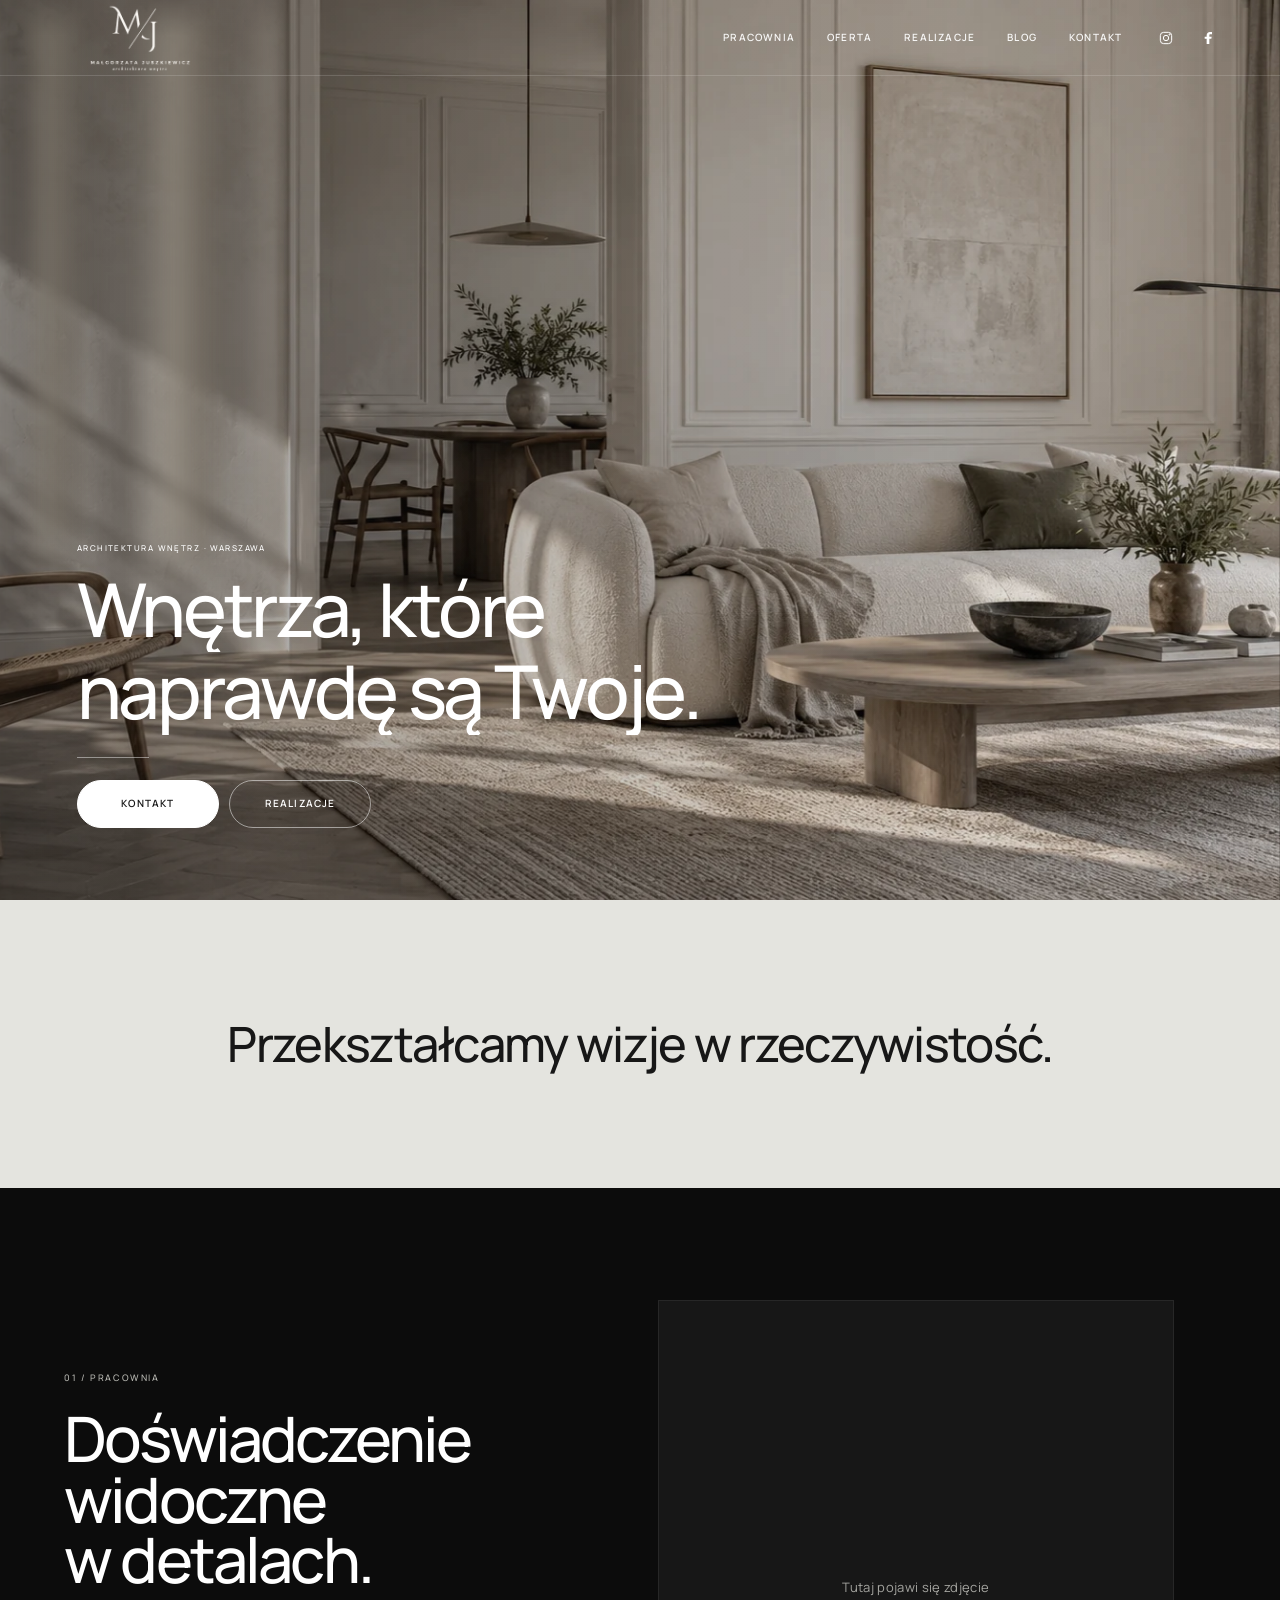
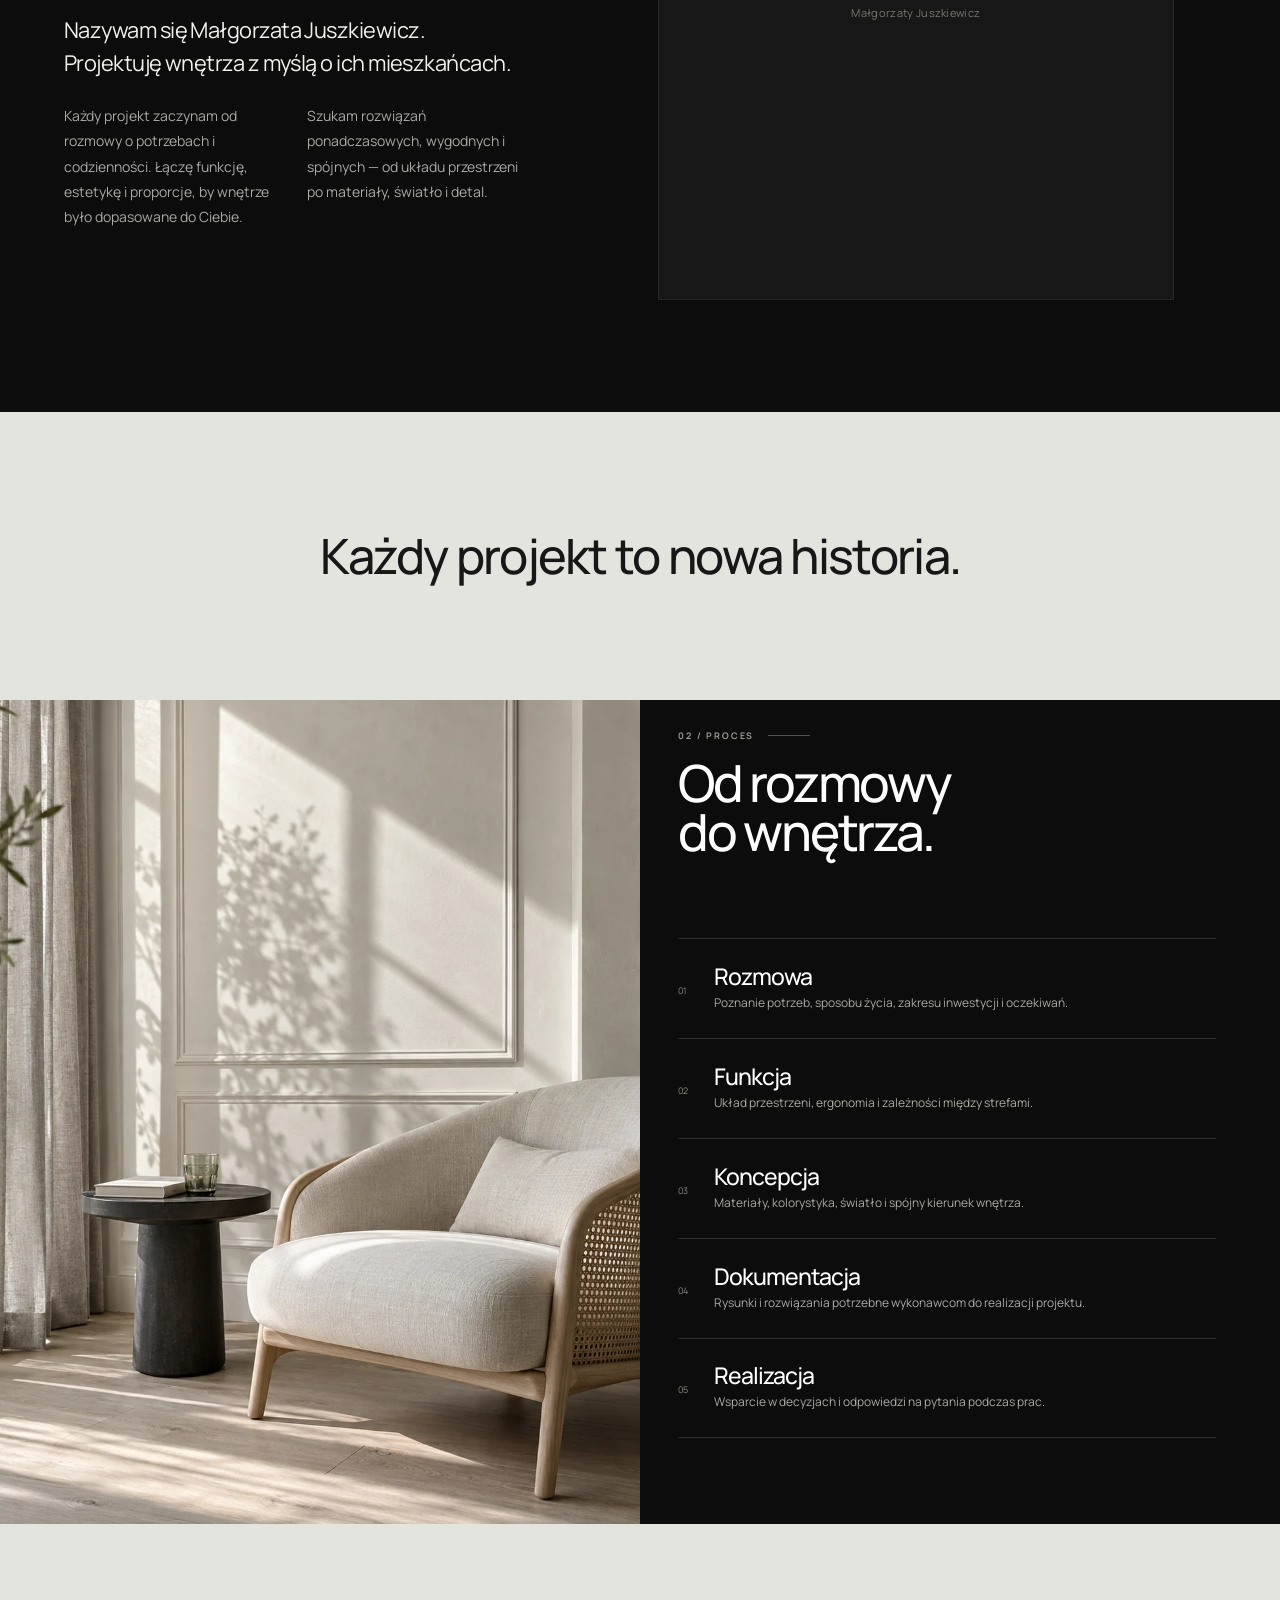
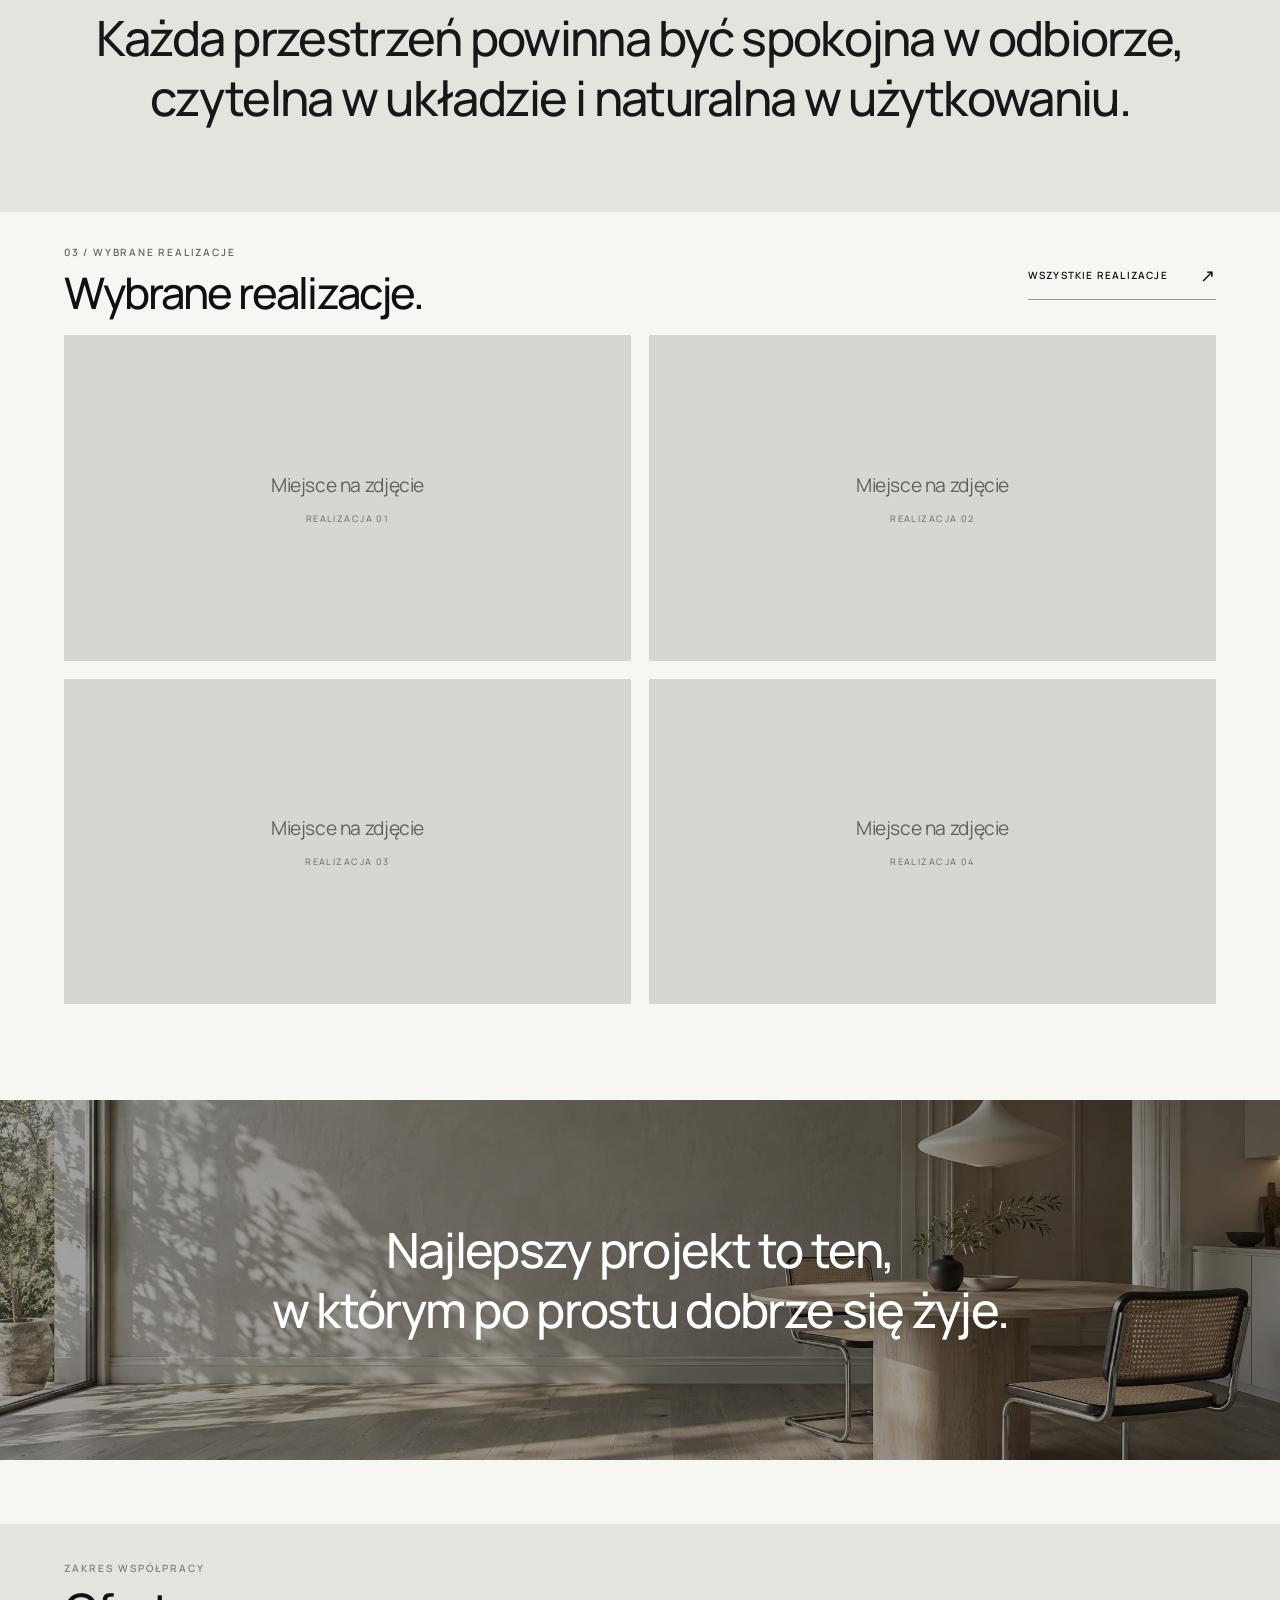
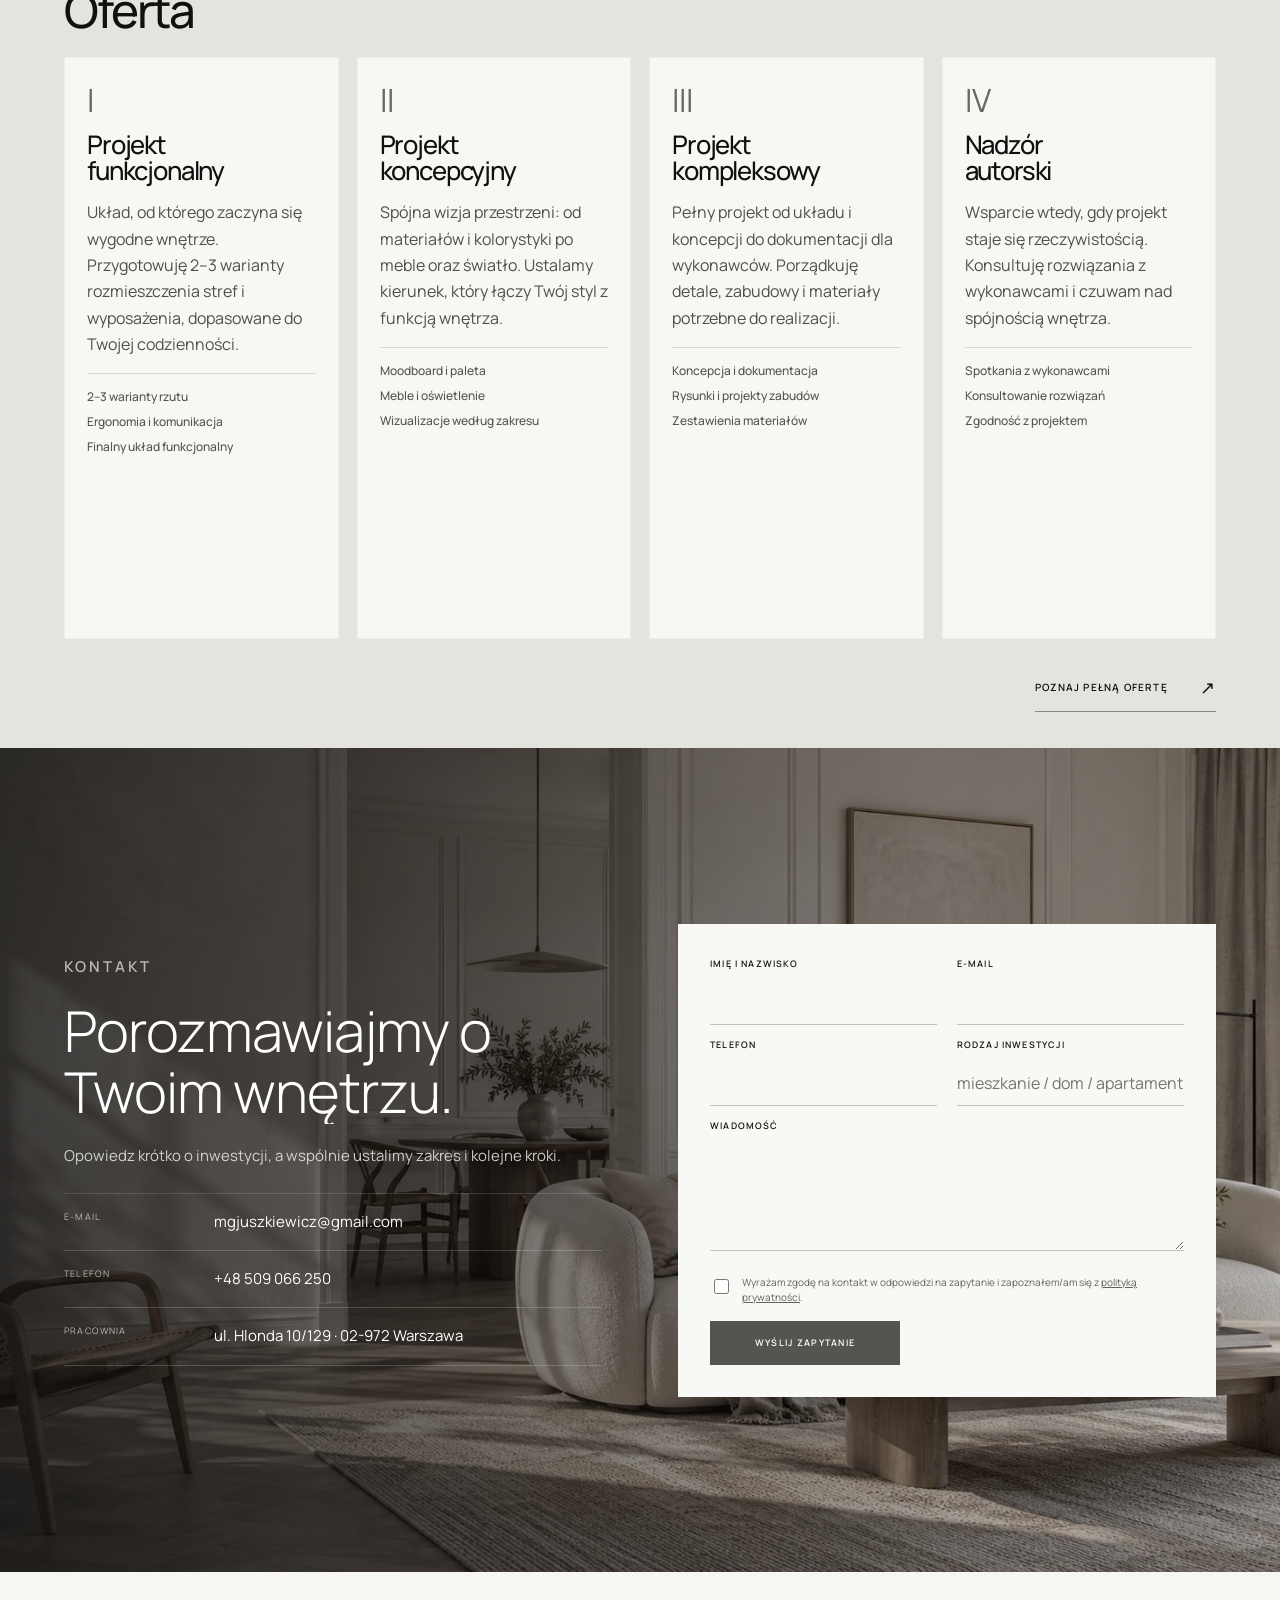
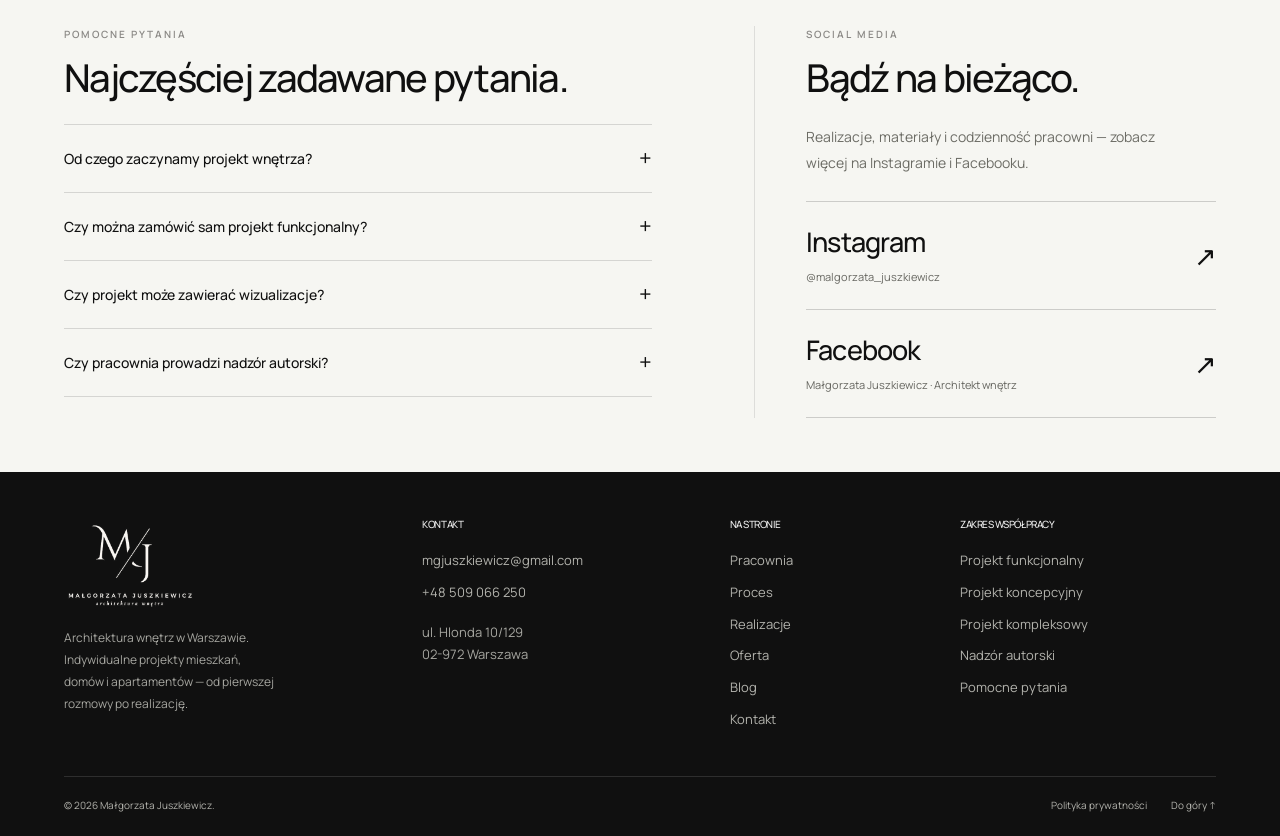
<file: index.html>
<!doctype html>
<html lang="pl">
<head>
  <meta charset="utf-8">
  <meta name="viewport" content="width=device-width, initial-scale=1">
  <meta name="description" content="Małgorzata Juszkiewicz — architektura wnętrz. Projekty mieszkań, domów i apartamentów w Warszawie.">
  <title>Małgorzata Juszkiewicz — architektura wnętrz</title>
  <meta property="og:type" content="website">
  <meta property="og:locale" content="pl_PL">
  <meta property="og:site_name" content="Małgorzata Juszkiewicz — architektura wnętrz">
  <meta property="og:title" content="Małgorzata Juszkiewicz — architektura wnętrz">
  <meta property="og:description" content="Małgorzata Juszkiewicz — architektura wnętrz. Projekty mieszkań, domów i apartamentów w Warszawie.">
  <link rel="preconnect" href="https://fonts.googleapis.com">
  <link rel="preconnect" href="https://fonts.gstatic.com" crossorigin>
  <link href="https://fonts.googleapis.com/css2?family=Manrope:wght@400;500;600;700&amp;display=swap" rel="stylesheet">
  <link rel="icon" href="favicon.png" type="image/png">
  <link rel="preload" as="image" href="atelier-hero-v2.webp" fetchpriority="high">
  <link rel="stylesheet" href="style.css?v=20261116">
  <link rel="stylesheet" href="revision.css?v=20261116">
<link rel="stylesheet" href="light-scenes.css?v=20261116">
<link rel="stylesheet" href="quality-rework.css?v=20261116">
<link rel="stylesheet" href="home-layout.css?v=20261116">
<link rel="stylesheet" href="project-placeholders.css?v=20261116">
<link rel="stylesheet" href="atelier-scenes.css?v=20261116-3">
<link rel="stylesheet" href="statement-bands.css?v=20261116">
</head>
<body class="light-direction">
  <div class="scroll-progress" aria-hidden="true"><span></span></div>

  <header class="site-header" id="header">
    <a href="#start" class="brand" aria-label="Małgorzata Juszkiewicz — strona główna">
      <img class="brand-light" src="logo-light.png" alt="Małgorzata Juszkiewicz — architektura wnętrz" decoding="async">
      <img class="brand-dark" src="logo-dark.png" alt="" aria-hidden="true" decoding="async">
    </a>

    <button class="menu-toggle" type="button" aria-label="Otwórz menu" aria-expanded="false">
      <span></span><span></span>
    </button>

    <nav class="main-nav" aria-label="Nawigacja główna">
      <a href="#pracownia">Pracownia</a>
      <a href="oferta.html">Oferta</a>
      <a href="projekty.html">Realizacje</a>
      <a href="artykuly.html">Blog</a>
      <a href="kontakt.html">Kontakt</a>
    </nav>
  <div class="mj-header-socials" aria-label="Social media"><a href="https://www.instagram.com/malgorzata_juszkiewicz" target="_blank" rel="noopener" aria-label="Instagram"><svg viewBox="0 0 24 24" aria-hidden="true"><rect x="3.5" y="3.5" width="17" height="17" rx="5"/><circle cx="12" cy="12" r="4"/><circle cx="17.4" cy="6.8" r=".8"/></svg></a><a href="https://www.facebook.com/malgorzatajuszkiewicz.architektwnetrz" target="_blank" rel="noopener" aria-label="Facebook"><svg viewBox="0 0 24 24" aria-hidden="true"><path d="M14 21v-8h3l.5-3H14V8c0-1 .4-1.5 1.5-1.5H18V3h-3c-3 0-5 2-5 5v2H7v3h3v8z"/></svg></a></div></header>

  <main>
    <section class="hero hero-static-approved" id="start" aria-labelledby="hero-title">
      <div class="hero-stage light-scene light-scene--hero"><span class="light-shadow" aria-hidden="true"></span>
        <div class="hero-approved-bg" aria-hidden="true"></div>
        <div class="hero-approved-shade" aria-hidden="true"></div>

        <div class="hero-approved-content">
          <p class="hero-approved-eyebrow">ARCHITEKTURA WNĘTRZ · WARSZAWA</p>
          <h1 id="hero-title"><span class="home-hero-mask"><span class="mj-hero-line home-hero-line--left">Wnętrza, które</span></span><span class="home-hero-mask"><span class="mj-hero-line home-hero-line--right">naprawdę są Twoje.</span></span></h1>
          <div class="hero-approved-rule" aria-hidden="true"></div>

          <div class="hero-approved-actions">
            <a href="#kontakt" class="hero-btn hero-btn-primary">Kontakt</a>
            <a href="#realizacje" class="hero-btn hero-btn-secondary">Realizacje</a>
          </div>
        </div>
      </div>
    </section>
    <section class="home-text-band" aria-label="Nasze podejście"><p>Przekształcamy wizje w rzeczywistość.</p></section>
    <section class="mj-about mj-opening-about mj-home-screen" id="pracownia" aria-labelledby="about-title">
      <div class="mj-opening-about-copy">
        <p class="mj-opening-about-label">01 / PRACOWNIA</p>
        <h2 id="about-title">Doświadczenie<br>widoczne<br>w detalach.</h2>
        <p class="mj-opening-about-lead">Nazywam się Małgorzata Juszkiewicz. Projektuję wnętrza z myślą o ich mieszkańcach.</p>
        <div class="mj-opening-about-details">
          <p>Każdy projekt zaczynam od rozmowy o potrzebach i codzienności. Łączę funkcję, estetykę i proporcje, by wnętrze było dopasowane do Ciebie.</p>
          <p>Szukam rozwiązań ponadczasowych, wygodnych i spójnych — od układu przestrzeni po materiały, światło i detal.</p>
        </div>
      </div>
      <div class="home-portrait-placeholder" role="img" aria-label="Miejsce na przyszłe zdjęcie Małgorzaty Juszkiewicz"><p>Tutaj pojawi się zdjęcie<br><span>Małgorzaty Juszkiewicz</span></p></div>
    </section>
    <section class="home-principles home-text-band" id="podejscie" aria-label="Podejście do projektowania">
      <ul class="home-principles-stage">
        <li class="home-principles-item is-current">Każdy projekt to nowa historia.</li>
        <li class="home-principles-item" aria-hidden="true">Każdy projekt ma własny charakter.</li>
        <li class="home-principles-item" aria-hidden="true">Każdy projekt to połączenie estetyki z funkcjonalnością.</li>
      </ul>

    </section>
    <section class="mj-workflow home-workflow mj-home-screen" id="proces" aria-labelledby="workflow-title">
      <figure class="mj-workflow-image light-scene light-scene--square"><span class="light-shadow" aria-hidden="true"></span><img src="atelier-detail-v2.webp" alt="Jasny fotel z plecionką przy stoliku z ciemnego kamienia, światło na szarobeżowej ścianie" loading="lazy"></figure>
      <div class="mj-workflow-copy"><p class="eyebrow">02 / PROCES</p><h2 id="workflow-title">Od rozmowy<br>do wnętrza.</h2><ol><li><span>01</span><div><h3>Rozmowa</h3><p>Poznanie potrzeb, sposobu życia, zakresu inwestycji i oczekiwań.</p></div></li><li><span>02</span><div><h3>Funkcja</h3><p>Układ przestrzeni, ergonomia i zależności między strefami.</p></div></li><li><span>03</span><div><h3>Koncepcja</h3><p>Materiały, kolorystyka, światło i spójny kierunek wnętrza.</p></div></li><li><span>04</span><div><h3>Dokumentacja</h3><p>Rysunki i rozwiązania potrzebne wykonawcom do realizacji projektu.</p></div></li><li><span>05</span><div><h3>Realizacja</h3><p>Wsparcie w decyzjach i odpowiedzi na pytania podczas prac.</p></div></li></ol></div>
    </section>
    <section class="home-text-band" aria-label="Myśl o przestrzeni"><p>Każda przestrzeń powinna być spokojna w odbiorze, czytelna w układzie i naturalna w użytkowaniu.</p></section>
    <section class="mj-portfolio mj-section mj-home-projects mj-home-screen" id="realizacje">
      <div class="mj-section-head reveal"><div><p class="eyebrow">03 / WYBRANE REALIZACJE</p><h2>Wybrane realizacje.</h2></div><a class="mj-link" href="projekty.html">Wszystkie realizacje <span>↗</span></a></div>
      <div class="mj-project-grid"><div class="mj-project mj-pending-project"><div class="mj-project-image mj-photo-placeholder" role="img" aria-label="Miejsce na zdjęcie realizacji 1"><span>Miejsce na zdjęcie<small>REALIZACJA 01</small></span></div></div><div class="mj-project mj-pending-project"><div class="mj-project-image mj-photo-placeholder" role="img" aria-label="Miejsce na zdjęcie realizacji 2"><span>Miejsce na zdjęcie<small>REALIZACJA 02</small></span></div></div><div class="mj-project mj-pending-project"><div class="mj-project-image mj-photo-placeholder" role="img" aria-label="Miejsce na zdjęcie realizacji 3"><span>Miejsce na zdjęcie<small>REALIZACJA 03</small></span></div></div><div class="mj-project mj-pending-project"><div class="mj-project-image mj-photo-placeholder" role="img" aria-label="Miejsce na zdjęcie realizacji 4"><span>Miejsce na zdjęcie<small>REALIZACJA 04</small></span></div></div></div></section>
    <section class="light-break light-break--wide light-scene mj-home-quote" aria-label="Myśl o dobrym wnętrzu"><img src="atelier-panorama-v2.webp" alt="" loading="lazy" decoding="async"><span class="light-shadow" aria-hidden="true"></span><div class="light-break-copy"><p class="light-break-line">Najlepszy projekt to ten,<br>w którym po prostu dobrze się żyje.</p></div></section>
    <section class="mj-home-offer mj-home-screen" id="oferta" aria-labelledby="home-offer-title">
      <header class="mj-home-offer-head"><p class="eyebrow">ZAKRES WSPÓŁPRACY</p><h2 id="home-offer-title">Oferta</h2></header>
      <div class="mj-home-offer-grid">
        <article><span class="mj-home-offer-number">I</span><h3>Projekt<br>funkcjonalny</h3><p>Układ, od którego zaczyna się wygodne wnętrze. Przygotowuję 2–3 warianty rozmieszczenia stref i wyposażenia, dopasowane do Twojej codzienności.</p><ul><li>2–3 warianty rzutu</li><li>Ergonomia i komunikacja</li><li>Finalny układ funkcjonalny</li></ul></article>
        <article><span class="mj-home-offer-number">II</span><h3>Projekt<br>koncepcyjny</h3><p>Spójna wizja przestrzeni: od materiałów i kolorystyki po meble oraz światło. Ustalamy kierunek, który łączy Twój styl z funkcją wnętrza.</p><ul><li>Moodboard i paleta</li><li>Meble i oświetlenie</li><li>Wizualizacje według zakresu</li></ul></article>
        <article><span class="mj-home-offer-number">III</span><h3>Projekt<br>kompleksowy</h3><p>Pełny projekt od układu i koncepcji do dokumentacji dla wykonawców. Porządkuję detale, zabudowy i materiały potrzebne do realizacji.</p><ul><li>Koncepcja i dokumentacja</li><li>Rysunki i projekty zabudów</li><li>Zestawienia materiałów</li></ul></article>
        <article><span class="mj-home-offer-number">IV</span><h3>Nadzór<br>autorski</h3><p>Wsparcie wtedy, gdy projekt staje się rzeczywistością. Konsultuję rozwiązania z wykonawcami i czuwam nad spójnością wnętrza.</p><ul><li>Spotkania z wykonawcami</li><li>Konsultowanie rozwiązań</li><li>Zgodność z projektem</li></ul></article>
      </div>
      <div class="mj-home-offer-foot"><a class="mj-link" href="oferta.html">Poznaj pełną ofertę <span>↗</span></a></div>
    </section>

    <section class="contact mj-home-screen mj-home-contact-photo light-scene" id="kontakt"><span class="light-shadow" aria-hidden="true"></span>
      <div class="contact-inner">
        <div class="contact-copy reveal">
          <p class="eyebrow light">KONTAKT</p>
          <h2>Porozmawiajmy o Twoim wnętrzu.</h2>
          <p>Opowiedz krótko o inwestycji, a wspólnie ustalimy zakres i kolejne kroki.</p>
          <div class="contact-details">
            <a href="mailto:mgjuszkiewicz@gmail.com"><span>E-mail</span><strong>mgjuszkiewicz@gmail.com</strong></a>
            <a href="tel:+48509066250"><span>Telefon</span><strong>+48 509 066 250</strong></a>
            <div><span>Pracownia</span><strong>ul. Hlonda 10/129 · 02-972 Warszawa</strong></div>
          </div>
        </div>

        <form class="contact-form reveal delay-1" action="https://formsubmit.co/mgjuszkiewicz@gmail.com" method="POST">
          <input type="hidden" name="_subject" value="Nowe zapytanie ze strony Małgorzata Juszkiewicz">
          <input type="hidden" name="_template" value="table">
          <div class="form-grid">
            <label><span>Imię i nazwisko</span><input type="text" name="imie" autocomplete="name" required></label>
            <label><span>E-mail</span><input type="email" name="email" autocomplete="email" required></label>
            <label><span>Telefon</span><input type="tel" name="telefon" autocomplete="tel"></label>
            <label><span>Rodzaj inwestycji</span><input type="text" name="inwestycja" placeholder="mieszkanie / dom / apartament"></label>
            <label class="form-wide"><span>Wiadomość</span><textarea name="wiadomosc" rows="3" required></textarea></label>
          </div>
          <label class="consent">
            <input type="checkbox" name="zgoda_rodo" required>
            <span>Wyrażam zgodę na kontakt w odpowiedzi na zapytanie i zapoznałem/am się z <a href="polityka-prywatnosci.html">polityką prywatności</a>.</span>
          </label>
          <button class="contact-submit" type="submit">Wyślij zapytanie</button>
        </form>
      </div>
    </section>
    <section class="mj-home-help" aria-label="Pytania i social media">
      <div class="mj-home-help-faq" id="faq"><header><p class="eyebrow">POMOCNE PYTANIA</p><h2 id="home-faq-title">Najczęściej zadawane pytania.</h2></header>
      <div class="mj-home-faq-list">
        <details name="homepage-faq"><summary>Od czego zaczynamy projekt wnętrza?<span aria-hidden="true">+</span></summary><p>Od rozmowy o potrzebach, stylu życia, estetyce, budżecie i terminie. Następnie wykonywana jest wizja lokalna lub projekt powstaje na podstawie dostarczonych rzutów i wymiarów.</p></details>
        <details name="homepage-faq"><summary>Czy można zamówić sam projekt funkcjonalny?<span aria-hidden="true">+</span></summary><p>Tak. Zakres może zatrzymać się na etapie układu funkcjonalnego albo zostać później rozwinięty o koncepcję, materiały, wizualizacje i dokumentację wykonawczą.</p></details>
        <details name="homepage-faq"><summary>Czy projekt może zawierać wizualizacje?<span aria-hidden="true">+</span></summary><p>Tak. Wizualizacje wybranych pomieszczeń mogą zostać przygotowane po zaakceptowaniu finalnego kierunku koncepcyjnego i służą do pokazania założeń wnętrza przed realizacją.</p></details>
        <details name="homepage-faq"><summary>Czy pracownia prowadzi nadzór autorski?<span aria-hidden="true">+</span></summary><p>Tak. Nadzór może obejmować spotkania z wykonawcami, kontrolę realizacji założeń projektu, konsultowanie zmian technicznych oraz wsparcie przy logistyce materiałów i wyposażenia.</p></details>
      </div>
      </div>
      <div class="mj-home-help-social" id="sociale"><header><p class="eyebrow">SOCIAL MEDIA</p><h2 id="home-social-title">Bądź na bieżąco.</h2><p>Realizacje, materiały i codzienność pracowni — zobacz więcej na Instagramie i Facebooku.</p></header>
      <div class="mj-home-social-links"><a href="https://www.instagram.com/malgorzata_juszkiewicz" target="_blank" rel="noopener"><span>Instagram<small>@malgorzata_juszkiewicz</small></span><span aria-hidden="true">↗</span></a><a href="https://www.facebook.com/malgorzatajuszkiewicz.architektwnetrz" target="_blank" rel="noopener"><span>Facebook<small>Małgorzata Juszkiewicz · Architekt wnętrz</small></span><span aria-hidden="true">↗</span></a></div>
      </div>
    </section>
  </main>
  <footer class="mj-home-footer">
    <div class="mj-home-footer-grid">
      <div class="mj-home-footer-brand"><a href="#start" aria-label="Małgorzata Juszkiewicz — początek strony"><img src="logo-light.png" alt="Małgorzata Juszkiewicz" loading="lazy"></a><p>Architektura wnętrz w Warszawie. Indywidualne projekty mieszkań, domów i apartamentów — od pierwszej rozmowy po realizację.</p></div>
      <div><h2>Kontakt</h2><a href="mailto:mgjuszkiewicz@gmail.com">mgjuszkiewicz@gmail.com</a><a href="tel:+48509066250">+48 509 066 250</a><p>ul. Hlonda 10/129<br>02-972 Warszawa</p></div>
      <nav aria-label="Nawigacja w stopce"><h2>Na stronie</h2><a href="#pracownia">Pracownia</a><a href="#proces">Proces</a><a href="projekty.html">Realizacje</a><a href="oferta.html">Oferta</a><a href="artykuly.html">Blog</a><a href="#kontakt">Kontakt</a></nav>
      <div><h2>Zakres współpracy</h2><a href="oferta.html">Projekt funkcjonalny</a><a href="oferta.html">Projekt koncepcyjny</a><a href="oferta.html">Projekt kompleksowy</a><a href="oferta.html">Nadzór autorski</a><a href="#faq">Pomocne pytania</a></div>
    </div>
    <div class="mj-home-footer-bottom"><p>© <span id="year"></span> Małgorzata Juszkiewicz.</p><div><a href="polityka-prywatnosci.html">Polityka prywatności</a><a href="#start">Do góry ↑</a></div></div>
  </footer>



<script src="script.js?v=20261116"></script>
<script src="revision.js?v=20261116"></script>
<script src="light-scenes.js?v=20261116"></script>
<script src="quiet-light.js?v=20261116-3"></script>
<script src="home-layout.js?v=20261116"></script>
</body></html>
</file>
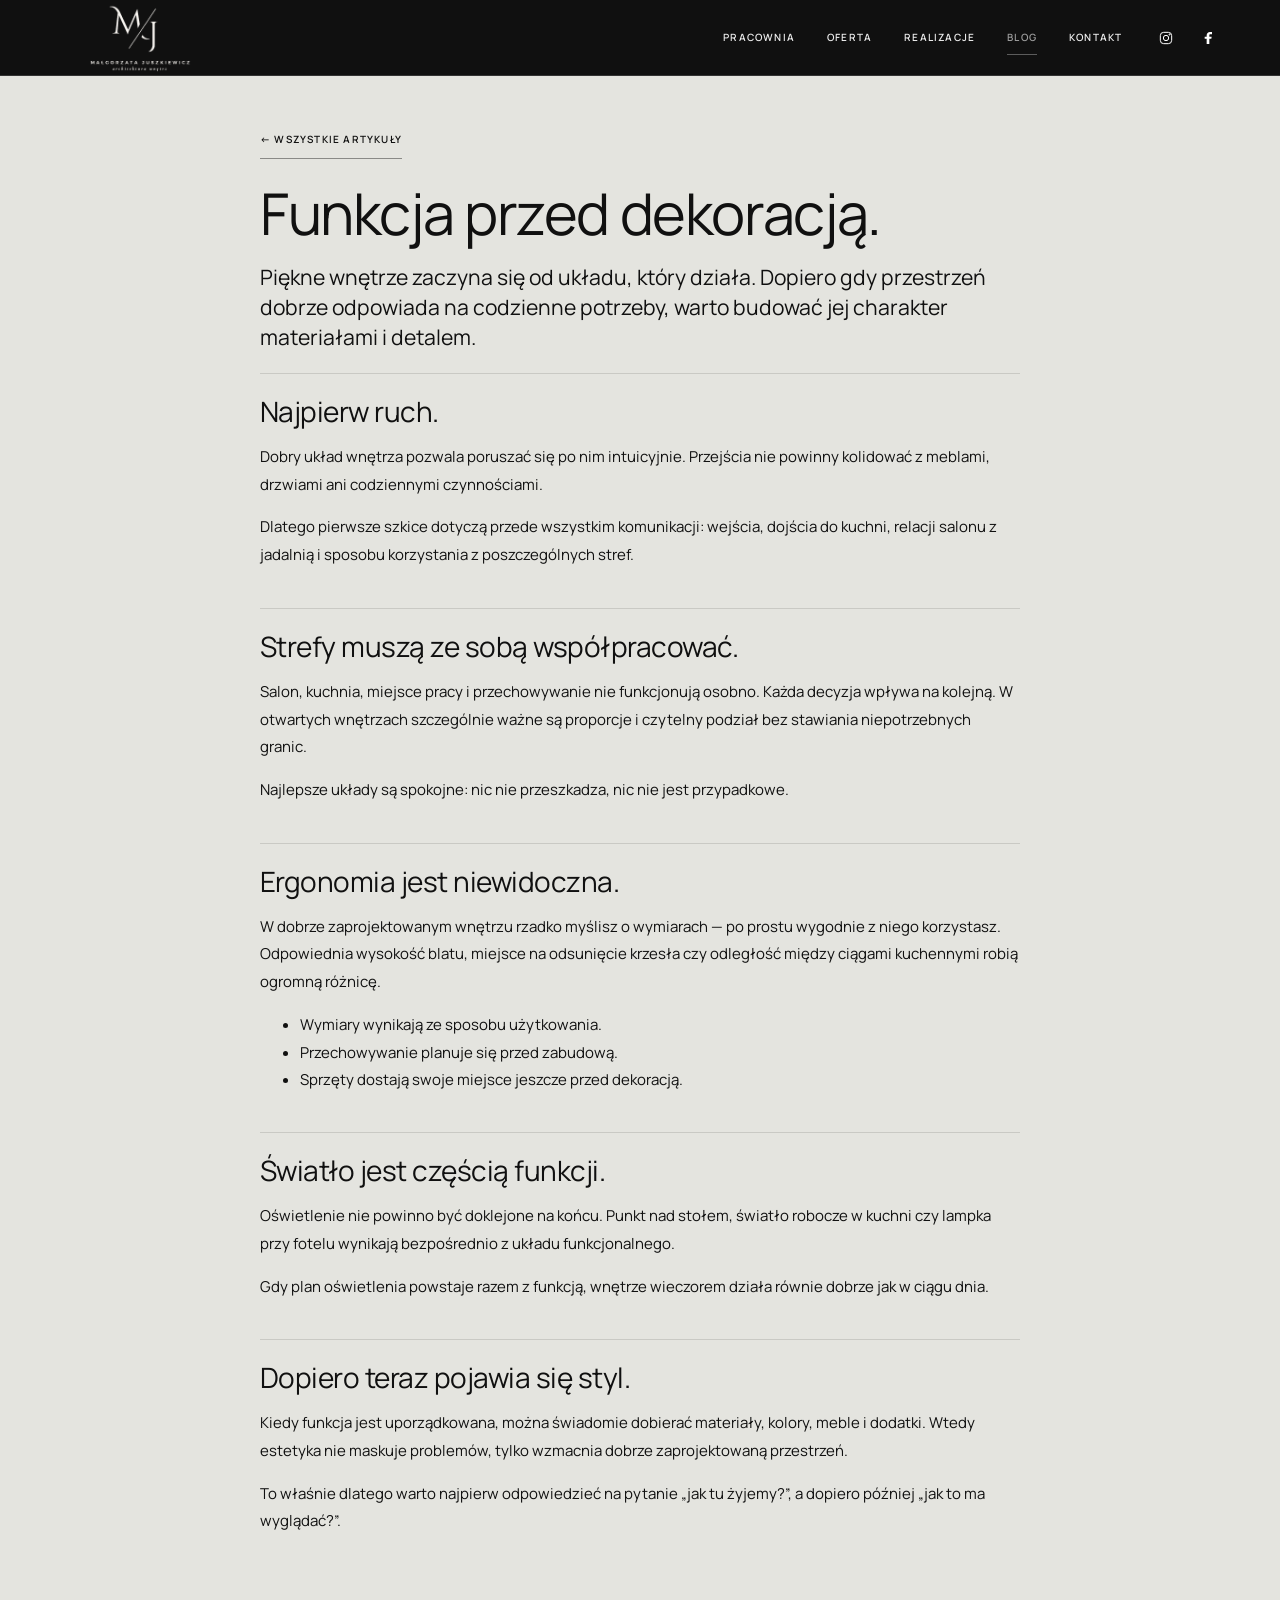
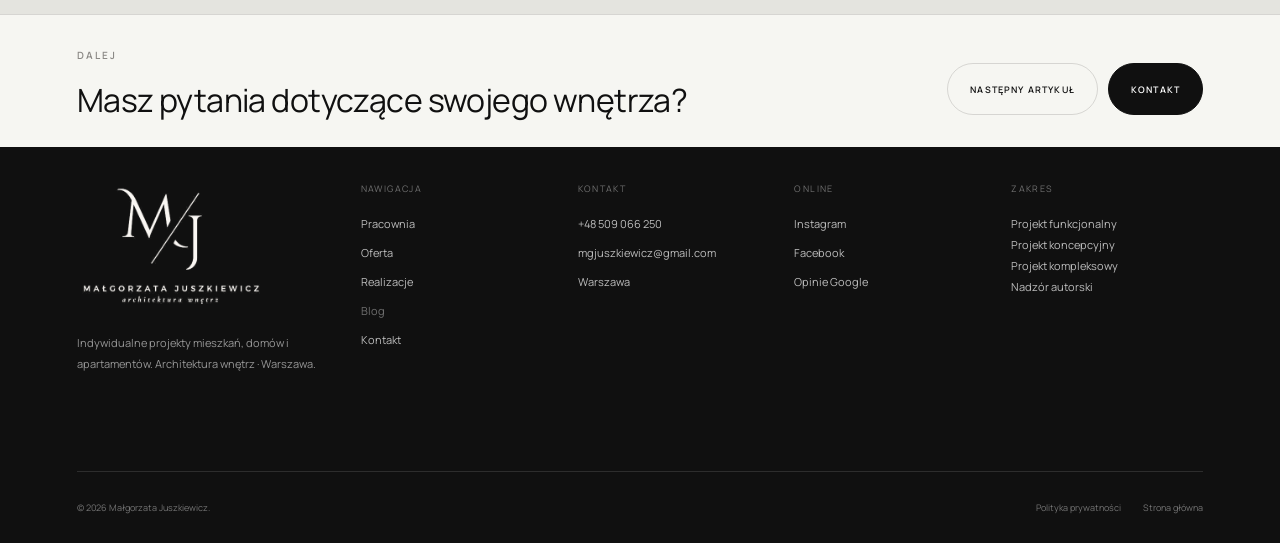
<file: artykul-funkcja-przed-dekoracja.html>
<!doctype html>
<html lang="pl">
<head>
  <meta charset="utf-8">
  <meta name="viewport" content="width=device-width, initial-scale=1">
  <meta name="description" content="Dlaczego funkcjonalny układ wnętrza powinien powstać przed doborem mebli, kolorów i dekoracji.">
  <title>Funkcja przed dekoracją. — Małgorzata Juszkiewicz</title>
  <meta property="og:type" content="website">
  <meta property="og:locale" content="pl_PL">
  <meta property="og:site_name" content="Małgorzata Juszkiewicz — architektura wnętrz">
  <meta property="og:title" content="Funkcja przed dekoracją. — Małgorzata Juszkiewicz">
  <meta property="og:description" content="Dlaczego funkcjonalny układ wnętrza powinien powstać przed doborem mebli, kolorów i dekoracji.">
  <link rel="preconnect" href="https://fonts.googleapis.com">
  <link rel="preconnect" href="https://fonts.gstatic.com" crossorigin>
  <link href="https://fonts.googleapis.com/css2?family=Manrope:wght@400;500;600;700&amp;display=swap" rel="stylesheet">
  <link rel="icon" href="favicon.png" type="image/png">
  <link rel="stylesheet" href="style.css?v=20261116">
  <link rel="stylesheet" href="subpages.css?v=20261116">
  <link rel="stylesheet" href="revision.css?v=20261116">
<link rel="stylesheet" href="light-scenes.css?v=20261116">
<link rel="stylesheet" href="quality-rework.css?v=20261116">
</head>
<body class="subpage quality-reading-page light-direction">
<div class="scroll-progress" aria-hidden="true"><span></span></div>
<header class="site-header" id="header">
  <a href="index.html" class="brand" aria-label="Małgorzata Juszkiewicz — strona główna">
    <img class="brand-light" src="logo-light.png" alt="Małgorzata Juszkiewicz — architektura wnętrz" decoding="async">
    <img class="brand-dark" src="logo-dark.png" alt="" aria-hidden="true" decoding="async">
  </a>
  <button class="menu-toggle" type="button" aria-label="Otwórz menu" aria-expanded="false"><span></span><span></span></button>
  <nav class="main-nav" aria-label="Nawigacja główna">
    <a href="index.html#pracownia">Pracownia</a>
    <a href="oferta.html">Oferta</a>
    <a href="projekty.html">Realizacje</a>
    <a href="artykuly.html" class="is-active">Blog</a>
    <a href="kontakt.html">Kontakt</a>
  </nav>
<div class="mj-header-socials" aria-label="Social media"><a href="https://www.instagram.com/malgorzata_juszkiewicz" target="_blank" rel="noopener" aria-label="Instagram"><svg viewBox="0 0 24 24" aria-hidden="true"><rect x="3.5" y="3.5" width="17" height="17" rx="5"/><circle cx="12" cy="12" r="4"/><circle cx="17.4" cy="6.8" r=".8"/></svg></a><a href="https://www.facebook.com/malgorzatajuszkiewicz.architektwnetrz" target="_blank" rel="noopener" aria-label="Facebook"><svg viewBox="0 0 24 24" aria-hidden="true"><path d="M14 21v-8h3l.5-3H14V8c0-1 .4-1.5 1.5-1.5H18V3h-3c-3 0-5 2-5 5v2H7v3h3v8z"/></svg></a></div></header>
<main class="subpage-main">
  <article class="quality-article"><a class="mj-link" href="artykuly.html">← Wszystkie artykuły</a><header class="quality-article-intro">

    <h1>Funkcja przed dekoracją.</h1>
    <p class="reader-lead">Piękne wnętrze zaczyna się od układu, który działa. Dopiero gdy przestrzeń dobrze odpowiada na codzienne potrzeby, warto budować jej charakter materiałami i detalem.</p>
  </header><section class="quality-article-section">

    <h2>Najpierw ruch.</h2>
    <p>Dobry układ wnętrza pozwala poruszać się po nim intuicyjnie. Przejścia nie powinny kolidować z meblami, drzwiami ani codziennymi czynnościami.</p><p>Dlatego pierwsze szkice dotyczą przede wszystkim komunikacji: wejścia, dojścia do kuchni, relacji salonu z jadalnią i sposobu korzystania z poszczególnych stref.</p>
  </section><section class="quality-article-section">

    <h2>Strefy muszą ze sobą współpracować.</h2>
    <p>Salon, kuchnia, miejsce pracy i przechowywanie nie funkcjonują osobno. Każda decyzja wpływa na kolejną. W otwartych wnętrzach szczególnie ważne są proporcje i czytelny podział bez stawiania niepotrzebnych granic.</p><p>Najlepsze układy są spokojne: nic nie przeszkadza, nic nie jest przypadkowe.</p>
  </section><section class="quality-article-section">

    <h2>Ergonomia jest niewidoczna.</h2>
    <p>W dobrze zaprojektowanym wnętrzu rzadko myślisz o wymiarach — po prostu wygodnie z niego korzystasz. Odpowiednia wysokość blatu, miejsce na odsunięcie krzesła czy odległość między ciągami kuchennymi robią ogromną różnicę.</p><ul><li>Wymiary wynikają ze sposobu użytkowania.</li><li>Przechowywanie planuje się przed zabudową.</li><li>Sprzęty dostają swoje miejsce jeszcze przed dekoracją.</li></ul>
  </section><section class="quality-article-section">

    <h2>Światło jest częścią funkcji.</h2>
    <p>Oświetlenie nie powinno być doklejone na końcu. Punkt nad stołem, światło robocze w kuchni czy lampka przy fotelu wynikają bezpośrednio z układu funkcjonalnego.</p><p>Gdy plan oświetlenia powstaje razem z funkcją, wnętrze wieczorem działa równie dobrze jak w ciągu dnia.</p>
  </section><section class="quality-article-section">

    <h2>Dopiero teraz pojawia się styl.</h2>
    <p>Kiedy funkcja jest uporządkowana, można świadomie dobierać materiały, kolory, meble i dodatki. Wtedy estetyka nie maskuje problemów, tylko wzmacnia dobrze zaprojektowaną przestrzeń.</p><p>To właśnie dlatego warto najpierw odpowiedzieć na pytanie „jak tu żyjemy?”, a dopiero później „jak to ma wyglądać?”.</p>
  </section></article>

  <section class="reader-after">
    <div class="reader-after-inner">
      <div>
        <p class="eyebrow">DALEJ</p>
        <h2>Masz pytania dotyczące swojego wnętrza?</h2>
      </div>
      <div class="reader-after-actions">
        <a href="artykul-materialy.html">Następny artykuł</a>
        <a href="kontakt.html">Kontakt</a>
      </div>
    </div>
  </section>
</main>
<footer class="site-footer">
  <div class="footer-grid">
    <div class="footer-brand">
      <img src="logo-light.png" alt="Małgorzata Juszkiewicz">
      <p>Indywidualne projekty mieszkań, domów i apartamentów. Architektura wnętrz · Warszawa.</p>
    </div>
    <div class="footer-column">
      <span>Nawigacja</span>
      <a href="index.html#pracownia">Pracownia</a>
      <a href="oferta.html">Oferta</a>
      <a href="projekty.html">Realizacje</a>
      <a href="artykuly.html" class="is-current">Blog</a>
      <a href="kontakt.html">Kontakt</a>
    </div>
    <div class="footer-column">
      <span>Kontakt</span>
      <a href="tel:+48509066250">+48 509 066 250</a>
      <a href="mailto:mgjuszkiewicz@gmail.com">mgjuszkiewicz@gmail.com</a>
      <p>Warszawa</p>
    </div>
    <div class="footer-column">
      <span>Online</span>
      <a href="https://www.instagram.com/malgorzata_juszkiewicz" target="_blank" rel="noopener">Instagram</a>
      <a href="https://www.facebook.com/malgorzatajuszkiewicz.architektwnetrz" target="_blank" rel="noopener">Facebook</a>
      <a href="https://www.google.pl/search?q=ma%C5%82gorzata+juszkiewicz+opinie+google" target="_blank" rel="noopener">Opinie Google</a>
    </div>
    <div class="footer-column">
      <span>Zakres</span>
      <p>Projekt funkcjonalny<br>Projekt koncepcyjny<br>Projekt kompleksowy<br>Nadzór autorski</p>
    </div>
  </div>
  <div class="footer-bottom">
    <p>© <span id="year"></span> Małgorzata Juszkiewicz.</p>
    <div><a href="polityka-prywatnosci.html">Polityka prywatności</a><a href="index.html">Strona główna</a></div>
  </div>
</footer>
<script src="script.js?v=20261116"></script>
<script src="revision.js?v=20261116"></script>
<script src="light-scenes.js?v=20261116"></script>
<script src="quiet-light.js?v=20261116-3"></script>
</body>
</html>
</file>
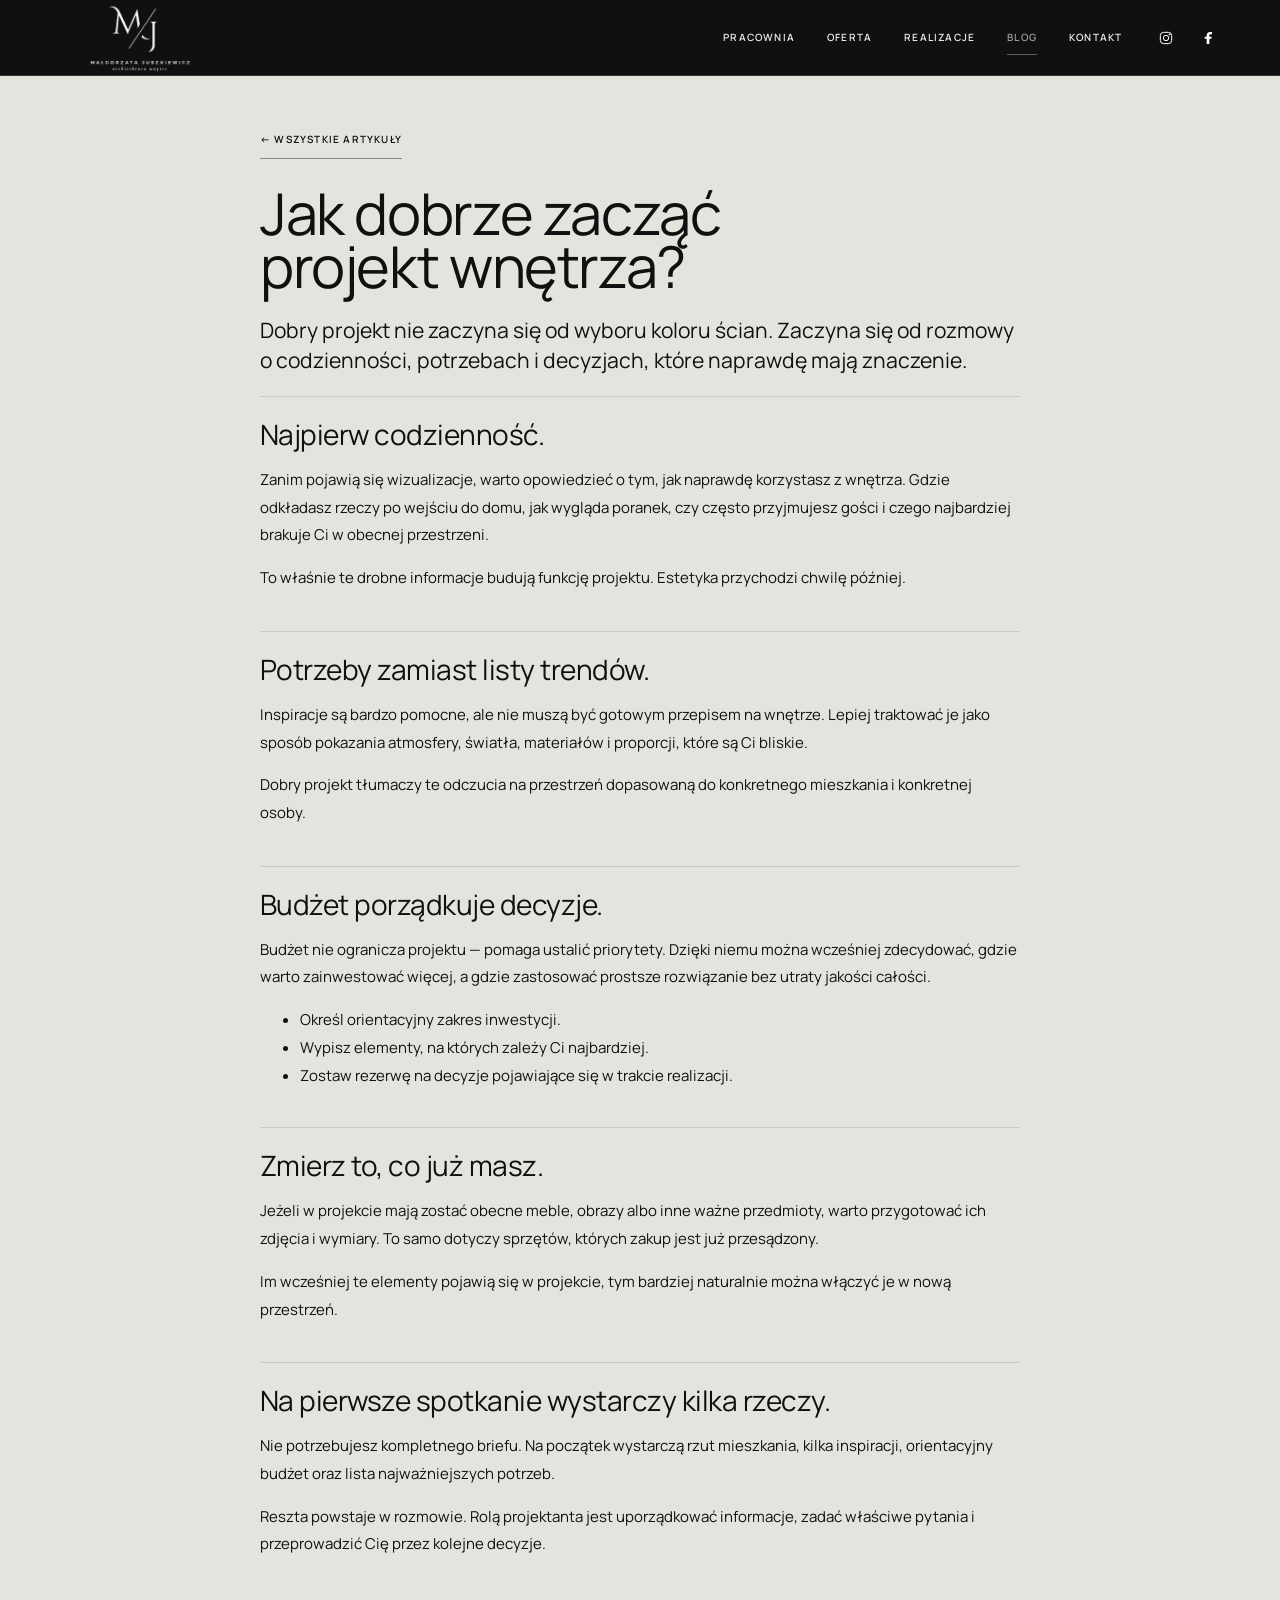
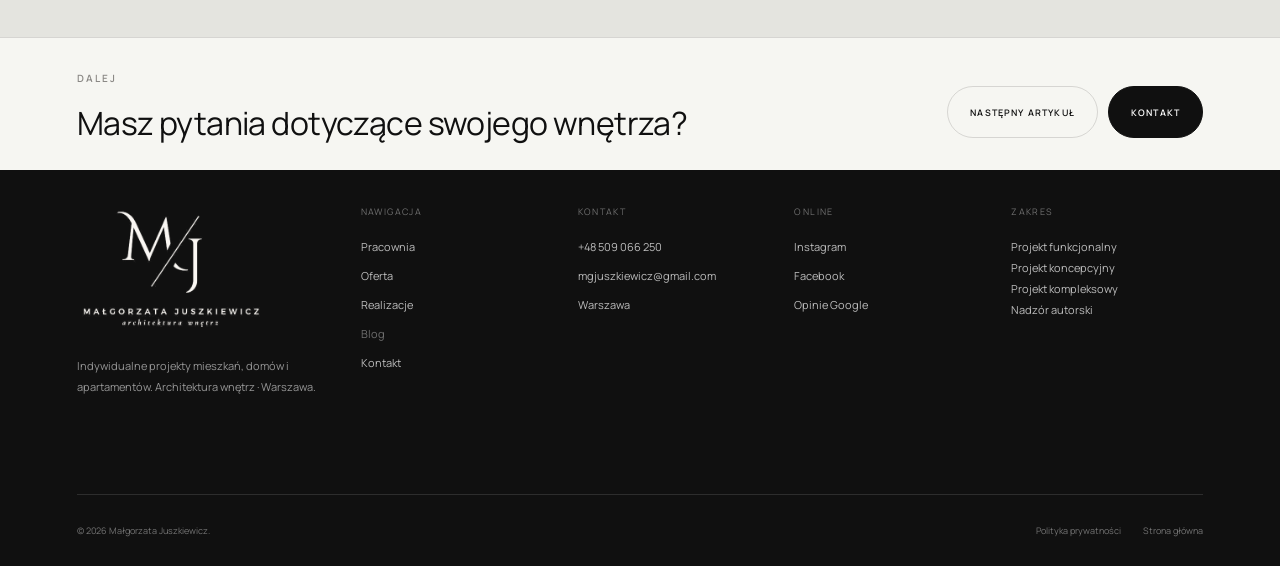
<file: artykul-jak-zaczac-projekt.html>
<!doctype html>
<html lang="pl">
<head>
  <meta charset="utf-8">
  <meta name="viewport" content="width=device-width, initial-scale=1">
  <meta name="description" content="Jak przygotować się do rozpoczęcia projektu wnętrza: potrzeby, funkcja, budżet, inspiracje i pierwsze decyzje.">
  <title>Jak dobrze zacząć projekt wnętrza? — Małgorzata Juszkiewicz</title>
  <meta property="og:type" content="website">
  <meta property="og:locale" content="pl_PL">
  <meta property="og:site_name" content="Małgorzata Juszkiewicz — architektura wnętrz">
  <meta property="og:title" content="Jak dobrze zacząć projekt wnętrza? — Małgorzata Juszkiewicz">
  <meta property="og:description" content="Jak przygotować się do rozpoczęcia projektu wnętrza: potrzeby, funkcja, budżet, inspiracje i pierwsze decyzje.">
  <link rel="preconnect" href="https://fonts.googleapis.com">
  <link rel="preconnect" href="https://fonts.gstatic.com" crossorigin>
  <link href="https://fonts.googleapis.com/css2?family=Manrope:wght@400;500;600;700&amp;display=swap" rel="stylesheet">
  <link rel="icon" href="favicon.png" type="image/png">
  <link rel="stylesheet" href="style.css?v=20261116">
  <link rel="stylesheet" href="subpages.css?v=20261116">
  <link rel="stylesheet" href="revision.css?v=20261116">
<link rel="stylesheet" href="light-scenes.css?v=20261116">
<link rel="stylesheet" href="quality-rework.css?v=20261116">
</head>
<body class="subpage quality-reading-page light-direction">
<div class="scroll-progress" aria-hidden="true"><span></span></div>
<header class="site-header" id="header">
  <a href="index.html" class="brand" aria-label="Małgorzata Juszkiewicz — strona główna">
    <img class="brand-light" src="logo-light.png" alt="Małgorzata Juszkiewicz — architektura wnętrz" decoding="async">
    <img class="brand-dark" src="logo-dark.png" alt="" aria-hidden="true" decoding="async">
  </a>
  <button class="menu-toggle" type="button" aria-label="Otwórz menu" aria-expanded="false"><span></span><span></span></button>
  <nav class="main-nav" aria-label="Nawigacja główna">
    <a href="index.html#pracownia">Pracownia</a>
    <a href="oferta.html">Oferta</a>
    <a href="projekty.html">Realizacje</a>
    <a href="artykuly.html" class="is-active">Blog</a>
    <a href="kontakt.html">Kontakt</a>
  </nav>
<div class="mj-header-socials" aria-label="Social media"><a href="https://www.instagram.com/malgorzata_juszkiewicz" target="_blank" rel="noopener" aria-label="Instagram"><svg viewBox="0 0 24 24" aria-hidden="true"><rect x="3.5" y="3.5" width="17" height="17" rx="5"/><circle cx="12" cy="12" r="4"/><circle cx="17.4" cy="6.8" r=".8"/></svg></a><a href="https://www.facebook.com/malgorzatajuszkiewicz.architektwnetrz" target="_blank" rel="noopener" aria-label="Facebook"><svg viewBox="0 0 24 24" aria-hidden="true"><path d="M14 21v-8h3l.5-3H14V8c0-1 .4-1.5 1.5-1.5H18V3h-3c-3 0-5 2-5 5v2H7v3h3v8z"/></svg></a></div></header>
<main class="subpage-main">
  <article class="quality-article"><a class="mj-link" href="artykuly.html">← Wszystkie artykuły</a><header class="quality-article-intro">

    <h1>Jak dobrze zacząć projekt wnętrza?</h1>
    <p class="reader-lead">Dobry projekt nie zaczyna się od wyboru koloru ścian. Zaczyna się od rozmowy o codzienności, potrzebach i decyzjach, które naprawdę mają znaczenie.</p>
  </header><section class="quality-article-section">

    <h2>Najpierw codzienność.</h2>
    <p>Zanim pojawią się wizualizacje, warto opowiedzieć o tym, jak naprawdę korzystasz z wnętrza. Gdzie odkładasz rzeczy po wejściu do domu, jak wygląda poranek, czy często przyjmujesz gości i czego najbardziej brakuje Ci w obecnej przestrzeni.</p><p>To właśnie te drobne informacje budują funkcję projektu. Estetyka przychodzi chwilę później.</p>
  </section><section class="quality-article-section">

    <h2>Potrzeby zamiast listy trendów.</h2>
    <p>Inspiracje są bardzo pomocne, ale nie muszą być gotowym przepisem na wnętrze. Lepiej traktować je jako sposób pokazania atmosfery, światła, materiałów i proporcji, które są Ci bliskie.</p><p>Dobry projekt tłumaczy te odczucia na przestrzeń dopasowaną do konkretnego mieszkania i konkretnej osoby.</p>
  </section><section class="quality-article-section">

    <h2>Budżet porządkuje decyzje.</h2>
    <p>Budżet nie ogranicza projektu — pomaga ustalić priorytety. Dzięki niemu można wcześniej zdecydować, gdzie warto zainwestować więcej, a gdzie zastosować prostsze rozwiązanie bez utraty jakości całości.</p><ul><li>Określ orientacyjny zakres inwestycji.</li><li>Wypisz elementy, na których zależy Ci najbardziej.</li><li>Zostaw rezerwę na decyzje pojawiające się w trakcie realizacji.</li></ul>
  </section><section class="quality-article-section">

    <h2>Zmierz to, co już masz.</h2>
    <p>Jeżeli w projekcie mają zostać obecne meble, obrazy albo inne ważne przedmioty, warto przygotować ich zdjęcia i wymiary. To samo dotyczy sprzętów, których zakup jest już przesądzony.</p><p>Im wcześniej te elementy pojawią się w projekcie, tym bardziej naturalnie można włączyć je w nową przestrzeń.</p>
  </section><section class="quality-article-section">

    <h2>Na pierwsze spotkanie wystarczy kilka rzeczy.</h2>
    <p>Nie potrzebujesz kompletnego briefu. Na początek wystarczą rzut mieszkania, kilka inspiracji, orientacyjny budżet oraz lista najważniejszych potrzeb.</p><p>Reszta powstaje w rozmowie. Rolą projektanta jest uporządkować informacje, zadać właściwe pytania i przeprowadzić Cię przez kolejne decyzje.</p>
  </section></article>

  <section class="reader-after">
    <div class="reader-after-inner">
      <div>
        <p class="eyebrow">DALEJ</p>
        <h2>Masz pytania dotyczące swojego wnętrza?</h2>
      </div>
      <div class="reader-after-actions">
        <a href="artykul-funkcja-przed-dekoracja.html">Następny artykuł</a>
        <a href="kontakt.html">Kontakt</a>
      </div>
    </div>
  </section>
</main>
<footer class="site-footer">
  <div class="footer-grid">
    <div class="footer-brand">
      <img src="logo-light.png" alt="Małgorzata Juszkiewicz">
      <p>Indywidualne projekty mieszkań, domów i apartamentów. Architektura wnętrz · Warszawa.</p>
    </div>
    <div class="footer-column">
      <span>Nawigacja</span>
      <a href="index.html#pracownia">Pracownia</a>
      <a href="oferta.html">Oferta</a>
      <a href="projekty.html">Realizacje</a>
      <a href="artykuly.html" class="is-current">Blog</a>
      <a href="kontakt.html">Kontakt</a>
    </div>
    <div class="footer-column">
      <span>Kontakt</span>
      <a href="tel:+48509066250">+48 509 066 250</a>
      <a href="mailto:mgjuszkiewicz@gmail.com">mgjuszkiewicz@gmail.com</a>
      <p>Warszawa</p>
    </div>
    <div class="footer-column">
      <span>Online</span>
      <a href="https://www.instagram.com/malgorzata_juszkiewicz" target="_blank" rel="noopener">Instagram</a>
      <a href="https://www.facebook.com/malgorzatajuszkiewicz.architektwnetrz" target="_blank" rel="noopener">Facebook</a>
      <a href="https://www.google.pl/search?q=ma%C5%82gorzata+juszkiewicz+opinie+google" target="_blank" rel="noopener">Opinie Google</a>
    </div>
    <div class="footer-column">
      <span>Zakres</span>
      <p>Projekt funkcjonalny<br>Projekt koncepcyjny<br>Projekt kompleksowy<br>Nadzór autorski</p>
    </div>
  </div>
  <div class="footer-bottom">
    <p>© <span id="year"></span> Małgorzata Juszkiewicz.</p>
    <div><a href="polityka-prywatnosci.html">Polityka prywatności</a><a href="index.html">Strona główna</a></div>
  </div>
</footer>
<script src="script.js?v=20261116"></script>
<script src="revision.js?v=20261116"></script>
<script src="light-scenes.js?v=20261116"></script>
<script src="quiet-light.js?v=20261116-3"></script>
</body>
</html>
</file>
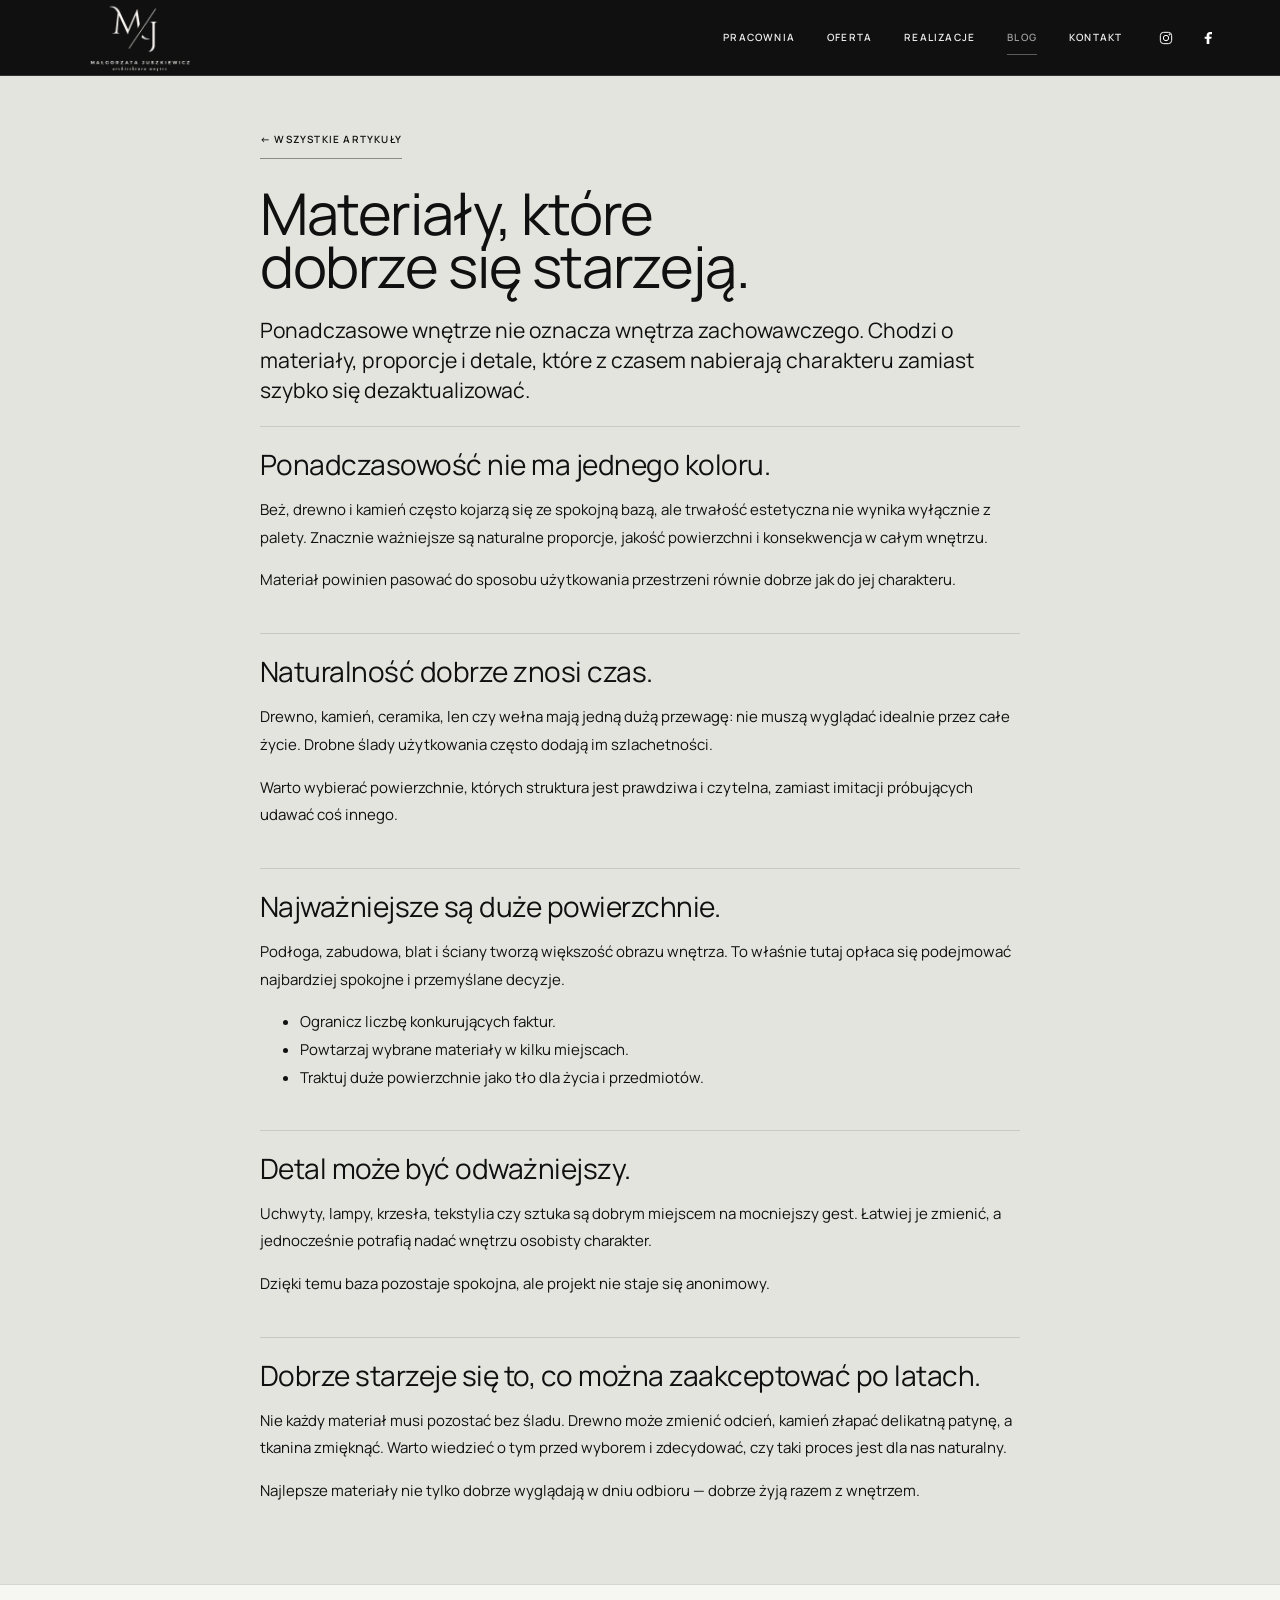
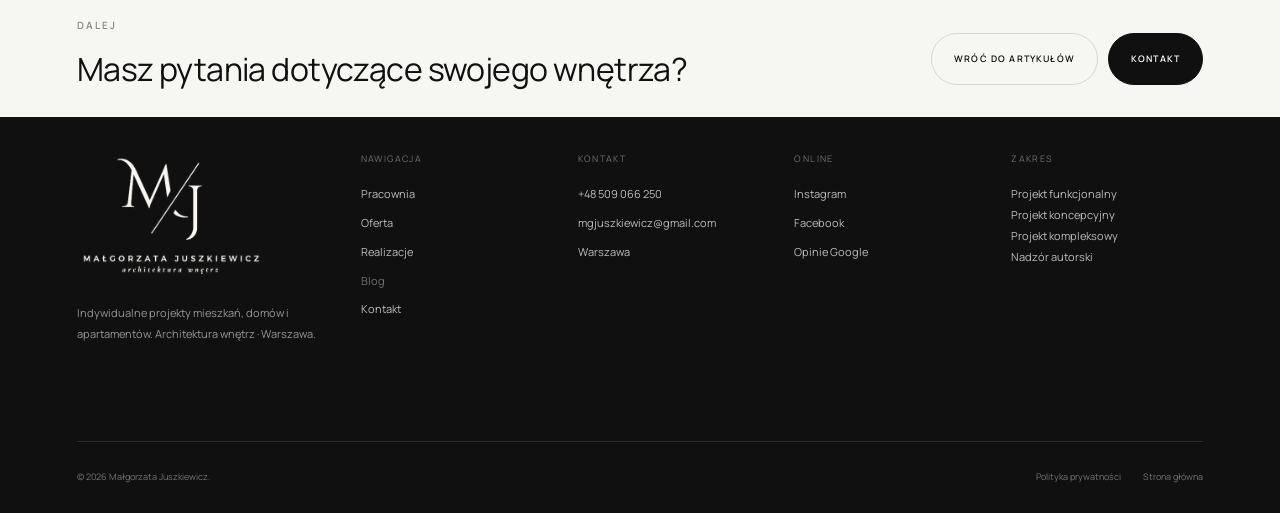
<file: artykul-materialy.html>
<!doctype html>
<html lang="pl">
<head>
  <meta charset="utf-8">
  <meta name="viewport" content="width=device-width, initial-scale=1">
  <meta name="description" content="Jak wybierać ponadczasowe materiały do wnętrza i budować spokojną bazę odporną na krótkotrwałe trendy.">
  <title>Materiały, które dobrze się starzeją. — Małgorzata Juszkiewicz</title>
  <meta property="og:type" content="website">
  <meta property="og:locale" content="pl_PL">
  <meta property="og:site_name" content="Małgorzata Juszkiewicz — architektura wnętrz">
  <meta property="og:title" content="Materiały, które dobrze się starzeją. — Małgorzata Juszkiewicz">
  <meta property="og:description" content="Jak wybierać ponadczasowe materiały do wnętrza i budować spokojną bazę odporną na krótkotrwałe trendy.">
  <link rel="preconnect" href="https://fonts.googleapis.com">
  <link rel="preconnect" href="https://fonts.gstatic.com" crossorigin>
  <link href="https://fonts.googleapis.com/css2?family=Manrope:wght@400;500;600;700&amp;display=swap" rel="stylesheet">
  <link rel="icon" href="favicon.png" type="image/png">
  <link rel="stylesheet" href="style.css?v=20261116">
  <link rel="stylesheet" href="subpages.css?v=20261116">
  <link rel="stylesheet" href="revision.css?v=20261116">
<link rel="stylesheet" href="light-scenes.css?v=20261116">
<link rel="stylesheet" href="quality-rework.css?v=20261116">
</head>
<body class="subpage quality-reading-page light-direction">
<div class="scroll-progress" aria-hidden="true"><span></span></div>
<header class="site-header" id="header">
  <a href="index.html" class="brand" aria-label="Małgorzata Juszkiewicz — strona główna">
    <img class="brand-light" src="logo-light.png" alt="Małgorzata Juszkiewicz — architektura wnętrz" decoding="async">
    <img class="brand-dark" src="logo-dark.png" alt="" aria-hidden="true" decoding="async">
  </a>
  <button class="menu-toggle" type="button" aria-label="Otwórz menu" aria-expanded="false"><span></span><span></span></button>
  <nav class="main-nav" aria-label="Nawigacja główna">
    <a href="index.html#pracownia">Pracownia</a>
    <a href="oferta.html">Oferta</a>
    <a href="projekty.html">Realizacje</a>
    <a href="artykuly.html" class="is-active">Blog</a>
    <a href="kontakt.html">Kontakt</a>
  </nav>
<div class="mj-header-socials" aria-label="Social media"><a href="https://www.instagram.com/malgorzata_juszkiewicz" target="_blank" rel="noopener" aria-label="Instagram"><svg viewBox="0 0 24 24" aria-hidden="true"><rect x="3.5" y="3.5" width="17" height="17" rx="5"/><circle cx="12" cy="12" r="4"/><circle cx="17.4" cy="6.8" r=".8"/></svg></a><a href="https://www.facebook.com/malgorzatajuszkiewicz.architektwnetrz" target="_blank" rel="noopener" aria-label="Facebook"><svg viewBox="0 0 24 24" aria-hidden="true"><path d="M14 21v-8h3l.5-3H14V8c0-1 .4-1.5 1.5-1.5H18V3h-3c-3 0-5 2-5 5v2H7v3h3v8z"/></svg></a></div></header>
<main class="subpage-main">
  <article class="quality-article"><a class="mj-link" href="artykuly.html">← Wszystkie artykuły</a><header class="quality-article-intro">

    <h1>Materiały, które dobrze się starzeją.</h1>
    <p class="reader-lead">Ponadczasowe wnętrze nie oznacza wnętrza zachowawczego. Chodzi o materiały, proporcje i detale, które z czasem nabierają charakteru zamiast szybko się dezaktualizować.</p>
  </header><section class="quality-article-section">

    <h2>Ponadczasowość nie ma jednego koloru.</h2>
    <p>Beż, drewno i kamień często kojarzą się ze spokojną bazą, ale trwałość estetyczna nie wynika wyłącznie z palety. Znacznie ważniejsze są naturalne proporcje, jakość powierzchni i konsekwencja w całym wnętrzu.</p><p>Materiał powinien pasować do sposobu użytkowania przestrzeni równie dobrze jak do jej charakteru.</p>
  </section><section class="quality-article-section">

    <h2>Naturalność dobrze znosi czas.</h2>
    <p>Drewno, kamień, ceramika, len czy wełna mają jedną dużą przewagę: nie muszą wyglądać idealnie przez całe życie. Drobne ślady użytkowania często dodają im szlachetności.</p><p>Warto wybierać powierzchnie, których struktura jest prawdziwa i czytelna, zamiast imitacji próbujących udawać coś innego.</p>
  </section><section class="quality-article-section">

    <h2>Najważniejsze są duże powierzchnie.</h2>
    <p>Podłoga, zabudowa, blat i ściany tworzą większość obrazu wnętrza. To właśnie tutaj opłaca się podejmować najbardziej spokojne i przemyślane decyzje.</p><ul><li>Ogranicz liczbę konkurujących faktur.</li><li>Powtarzaj wybrane materiały w kilku miejscach.</li><li>Traktuj duże powierzchnie jako tło dla życia i przedmiotów.</li></ul>
  </section><section class="quality-article-section">

    <h2>Detal może być odważniejszy.</h2>
    <p>Uchwyty, lampy, krzesła, tekstylia czy sztuka są dobrym miejscem na mocniejszy gest. Łatwiej je zmienić, a jednocześnie potrafią nadać wnętrzu osobisty charakter.</p><p>Dzięki temu baza pozostaje spokojna, ale projekt nie staje się anonimowy.</p>
  </section><section class="quality-article-section">

    <h2>Dobrze starzeje się to, co można zaakceptować po latach.</h2>
    <p>Nie każdy materiał musi pozostać bez śladu. Drewno może zmienić odcień, kamień złapać delikatną patynę, a tkanina zmięknąć. Warto wiedzieć o tym przed wyborem i zdecydować, czy taki proces jest dla nas naturalny.</p><p>Najlepsze materiały nie tylko dobrze wyglądają w dniu odbioru — dobrze żyją razem z wnętrzem.</p>
  </section></article>

  <section class="reader-after">
    <div class="reader-after-inner">
      <div>
        <p class="eyebrow">DALEJ</p>
        <h2>Masz pytania dotyczące swojego wnętrza?</h2>
      </div>
      <div class="reader-after-actions">
        <a href="artykuly.html">Wróć do artykułów</a>
        <a href="kontakt.html">Kontakt</a>
      </div>
    </div>
  </section>
</main>
<footer class="site-footer">
  <div class="footer-grid">
    <div class="footer-brand">
      <img src="logo-light.png" alt="Małgorzata Juszkiewicz">
      <p>Indywidualne projekty mieszkań, domów i apartamentów. Architektura wnętrz · Warszawa.</p>
    </div>
    <div class="footer-column">
      <span>Nawigacja</span>
      <a href="index.html#pracownia">Pracownia</a>
      <a href="oferta.html">Oferta</a>
      <a href="projekty.html">Realizacje</a>
      <a href="artykuly.html" class="is-current">Blog</a>
      <a href="kontakt.html">Kontakt</a>
    </div>
    <div class="footer-column">
      <span>Kontakt</span>
      <a href="tel:+48509066250">+48 509 066 250</a>
      <a href="mailto:mgjuszkiewicz@gmail.com">mgjuszkiewicz@gmail.com</a>
      <p>Warszawa</p>
    </div>
    <div class="footer-column">
      <span>Online</span>
      <a href="https://www.instagram.com/malgorzata_juszkiewicz" target="_blank" rel="noopener">Instagram</a>
      <a href="https://www.facebook.com/malgorzatajuszkiewicz.architektwnetrz" target="_blank" rel="noopener">Facebook</a>
      <a href="https://www.google.pl/search?q=ma%C5%82gorzata+juszkiewicz+opinie+google" target="_blank" rel="noopener">Opinie Google</a>
    </div>
    <div class="footer-column">
      <span>Zakres</span>
      <p>Projekt funkcjonalny<br>Projekt koncepcyjny<br>Projekt kompleksowy<br>Nadzór autorski</p>
    </div>
  </div>
  <div class="footer-bottom">
    <p>© <span id="year"></span> Małgorzata Juszkiewicz.</p>
    <div><a href="polityka-prywatnosci.html">Polityka prywatności</a><a href="index.html">Strona główna</a></div>
  </div>
</footer>
<script src="script.js?v=20261116"></script>
<script src="revision.js?v=20261116"></script>
<script src="light-scenes.js?v=20261116"></script>
<script src="quiet-light.js?v=20261116-3"></script>
</body>
</html>
</file>
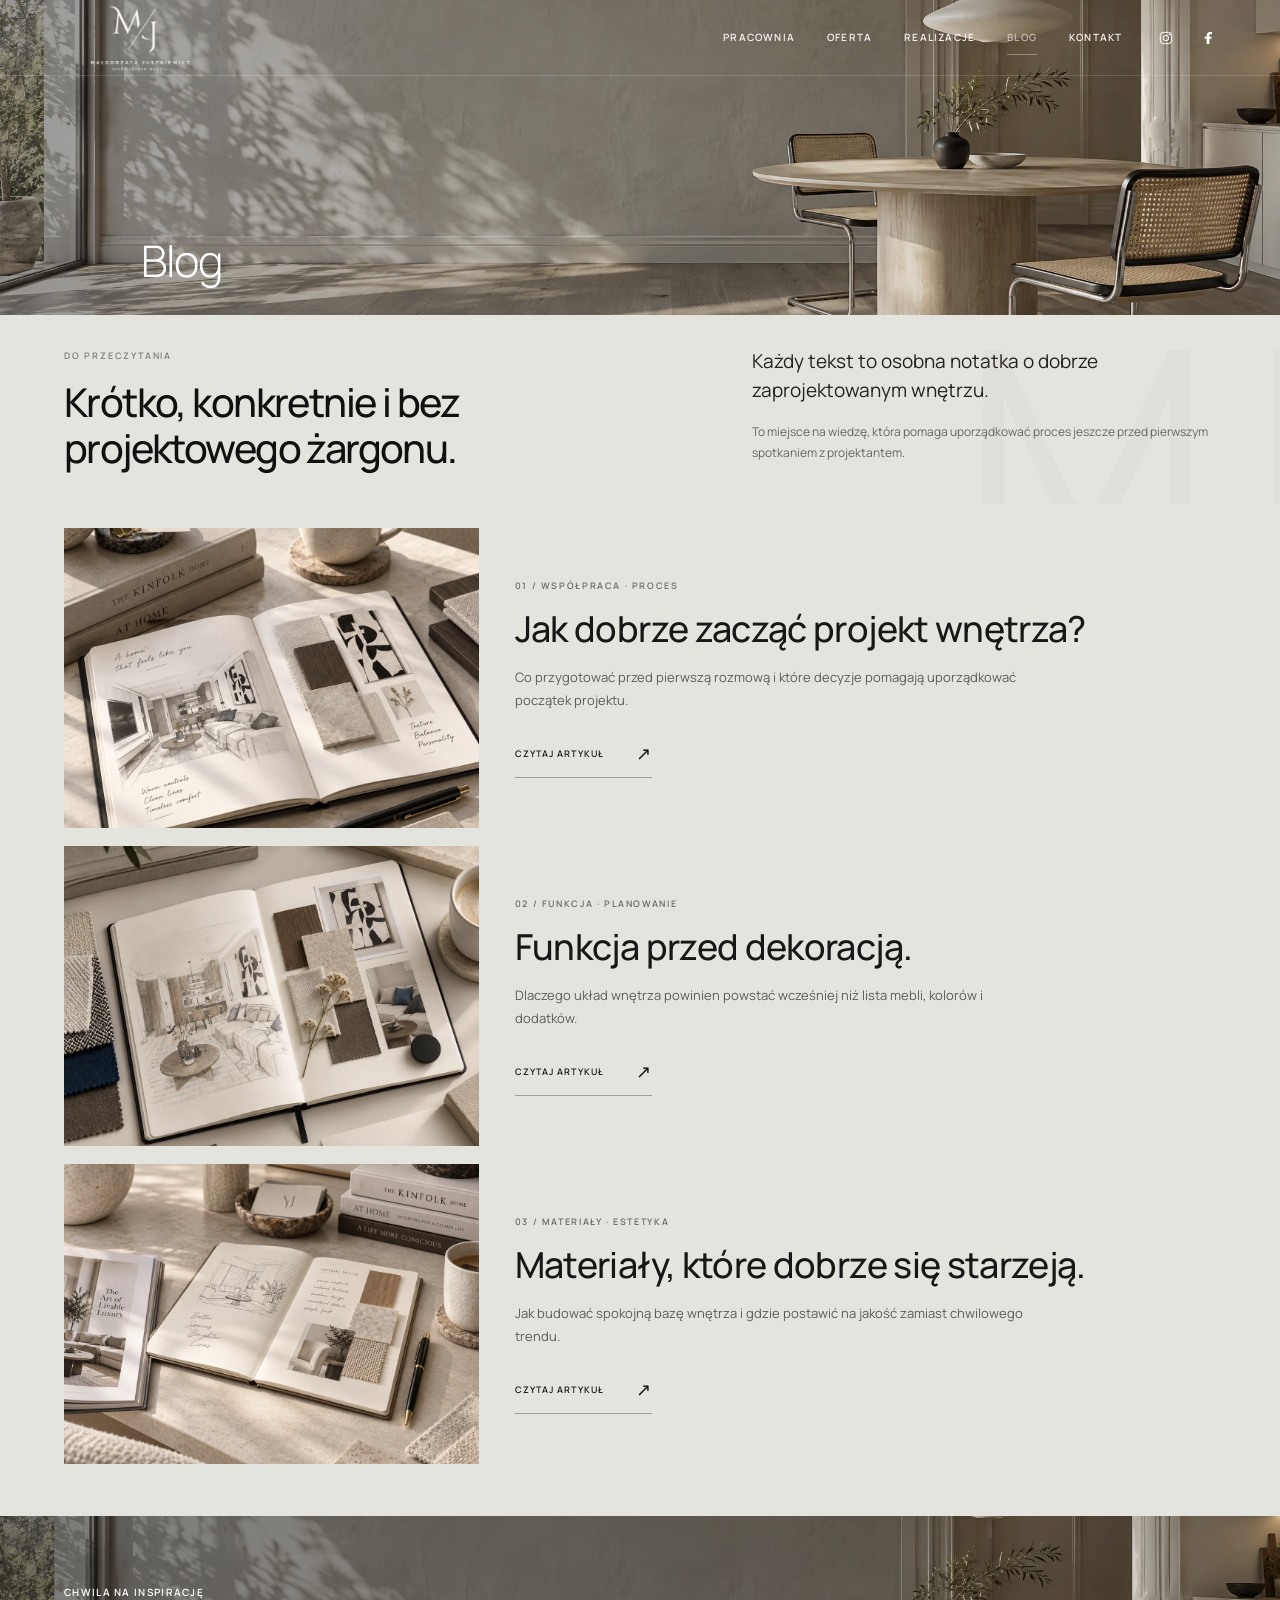
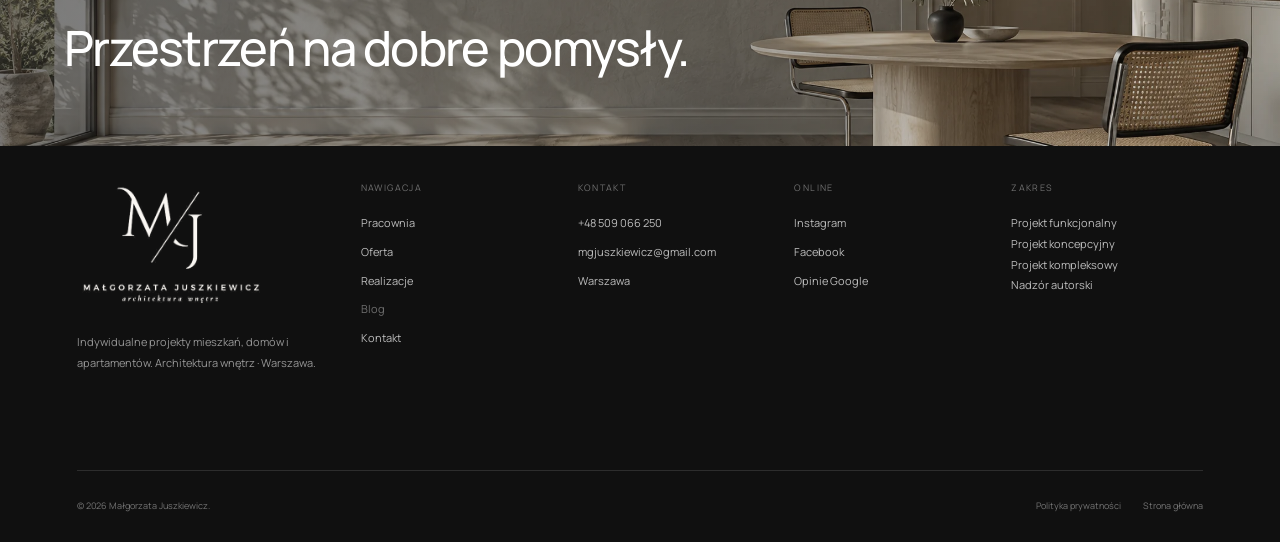
<file: artykuly.html>
<!doctype html>
<html lang="pl">
<head>
  <meta charset="utf-8">
  <meta name="viewport" content="width=device-width, initial-scale=1">
  <meta name="description" content="Artykuły i poradniki pracowni Małgorzaty Juszkiewicz o projektowaniu wnętrz, funkcji, materiałach i procesie współpracy.">
  <title>Artykuły — Małgorzata Juszkiewicz | Architektura wnętrz</title>
  <meta property="og:type" content="website">
  <meta property="og:locale" content="pl_PL">
  <meta property="og:site_name" content="Małgorzata Juszkiewicz — architektura wnętrz">
  <meta property="og:title" content="Artykuły — Małgorzata Juszkiewicz | Architektura wnętrz">
  <meta property="og:description" content="Artykuły i poradniki pracowni Małgorzaty Juszkiewicz o projektowaniu wnętrz, funkcji, materiałach i procesie współpracy.">
  <link rel="preconnect" href="https://fonts.googleapis.com">
  <link rel="preconnect" href="https://fonts.gstatic.com" crossorigin>
  <link href="https://fonts.googleapis.com/css2?family=Manrope:wght@400;500;600;700&amp;display=swap" rel="stylesheet">
  <link rel="icon" href="favicon.png" type="image/png">
  <link rel="stylesheet" href="style.css?v=20261116">
  <link rel="stylesheet" href="subpages.css?v=20261116">
  <link rel="stylesheet" href="revision.css?v=20261116">
<link rel="stylesheet" href="light-scenes.css?v=20261116">
<link rel="stylesheet" href="quality-rework.css?v=20261116">
<link rel="stylesheet" href="client-subpages.css?v=20261116">
<link rel="stylesheet" href="atelier-scenes.css?v=20261116-3">
<link rel="stylesheet" href="statement-bands.css?v=20261116">
</head>
<body class="subpage client-subpage mjx-page mjx-articles light-direction">
<div class="scroll-progress" aria-hidden="true"><span></span></div>
<header class="site-header" id="header">
  <a href="index.html" class="brand" aria-label="Małgorzata Juszkiewicz — strona główna">
    <img class="brand-light" src="logo-light.png" alt="Małgorzata Juszkiewicz — architektura wnętrz" decoding="async">
    <img class="brand-dark" src="logo-dark.png" alt="" aria-hidden="true" decoding="async">
  </a>
  <button class="menu-toggle" type="button" aria-label="Otwórz menu" aria-expanded="false"><span></span><span></span></button>
  <nav class="main-nav" aria-label="Nawigacja główna">
    <a href="index.html#pracownia">Pracownia</a>
    <a href="oferta.html">Oferta</a>
    <a href="projekty.html">Realizacje</a>
    <a href="artykuly.html" class="is-active">Blog</a>
    <a href="kontakt.html">Kontakt</a>
  </nav>
<div class="mj-header-socials" aria-label="Social media"><a href="https://www.instagram.com/malgorzata_juszkiewicz" target="_blank" rel="noopener" aria-label="Instagram"><svg viewBox="0 0 24 24" aria-hidden="true"><rect x="3.5" y="3.5" width="17" height="17" rx="5"/><circle cx="12" cy="12" r="4"/><circle cx="17.4" cy="6.8" r=".8"/></svg></a><a href="https://www.facebook.com/malgorzatajuszkiewicz.architektwnetrz" target="_blank" rel="noopener" aria-label="Facebook"><svg viewBox="0 0 24 24" aria-hidden="true"><path d="M14 21v-8h3l.5-3H14V8c0-1 .4-1.5 1.5-1.5H18V3h-3c-3 0-5 2-5 5v2H7v3h3v8z"/></svg></a></div></header>
<main class="subpage-main">
  <section class="light-scene subpage-hero subpage-hero--articles mjx-hero">
    <div class="subpage-hero-bg" aria-hidden="true"></div><span class="light-shadow" aria-hidden="true"></span>
    <div class="subpage-hero-shade" aria-hidden="true"></div>
    <div class="subpage-hero-inner mjx-hero-minimal">
      <h1>Blog</h1>
    </div>
  </section>

  <section class="mjx-manifest">
    <div class="mjx-shell mjx-manifest-grid">
      <div class="reveal"><span class="mjx-side-index">NOTATKI 01—03</span><p class="eyebrow">DO PRZECZYTANIA</p><h2>Krótko, konkretnie i bez projektowego żargonu.</h2></div>
      <div class="mjx-manifest-copy reveal delay-1"><p class="lead">Każdy tekst to osobna notatka o dobrze zaprojektowanym wnętrzu.</p><p>To miejsce na wiedzę, która pomaga uporządkować proces jeszcze przed pierwszym spotkaniem z projektantem.</p></div>
    </div>
  </section>

<section class="mj-blog-list mj-section" aria-label="Artykuły pracowni"><article class="mj-blog-row reveal"><a class="mj-blog-image" href="artykul-jak-zaczac-projekt.html" aria-label="Czytaj: Jak dobrze zacząć projekt wnętrza?"><img src="blog-notatnik.webp" alt="Materiały i notatki projektowe — współpraca · proces" loading="lazy"></a><div class="mj-blog-copy"><p class="eyebrow light">01 / Współpraca · proces</p><h2><a href="artykul-jak-zaczac-projekt.html">Jak dobrze zacząć projekt wnętrza?</a></h2><p>Co przygotować przed pierwszą rozmową i które decyzje pomagają uporządkować początek projektu.</p><a class="mj-link" href="artykul-jak-zaczac-projekt.html">Czytaj artykuł <span>↗</span></a></div></article><article class="mj-blog-row reveal"><a class="mj-blog-image" href="artykul-funkcja-przed-dekoracja.html" aria-label="Czytaj: Funkcja przed dekoracją."><img src="blog-moodboard.webp" alt="Materiały i notatki projektowe — funkcja · planowanie" loading="lazy"></a><div class="mj-blog-copy"><p class="eyebrow light">02 / Funkcja · planowanie</p><h2><a href="artykul-funkcja-przed-dekoracja.html">Funkcja przed dekoracją.</a></h2><p>Dlaczego układ wnętrza powinien powstać wcześniej niż lista mebli, kolorów i dodatków.</p><a class="mj-link" href="artykul-funkcja-przed-dekoracja.html">Czytaj artykuł <span>↗</span></a></div></article><article class="mj-blog-row reveal"><a class="mj-blog-image" href="artykul-materialy.html" aria-label="Czytaj: Materiały, które dobrze się starzeją."><img src="blog-pracownia.webp" alt="Materiały i notatki projektowe — materiały · estetyka" loading="lazy"></a><div class="mj-blog-copy"><p class="eyebrow light">03 / Materiały · estetyka</p><h2><a href="artykul-materialy.html">Materiały, które dobrze się starzeją.</a></h2><p>Jak budować spokojną bazę wnętrza i gdzie postawić na jakość zamiast chwilowego trendu.</p><a class="mj-link" href="artykul-materialy.html">Czytaj artykuł <span>↗</span></a></div></article></section>

  <section class="light-break light-break--ribbon light-scene" aria-label="CHWILA NA INSPIRACJĘ"><img src="atelier-panorama-v2.webp" alt="" loading="lazy" decoding="async"><span class="light-shadow" aria-hidden="true"></span><div class="light-break-copy"><p class="light-caption">CHWILA NA INSPIRACJĘ</p><p class="light-break-line">Przestrzeń na dobre pomysły.</p></div></section>
</main>
<footer class="site-footer">
  <div class="footer-grid">
    <div class="footer-brand">
      <img src="logo-light.png" alt="Małgorzata Juszkiewicz">
      <p>Indywidualne projekty mieszkań, domów i apartamentów. Architektura wnętrz · Warszawa.</p>
    </div>
    <div class="footer-column">
      <span>Nawigacja</span>
      <a href="index.html#pracownia">Pracownia</a>
      <a href="oferta.html">Oferta</a>
      <a href="projekty.html">Realizacje</a>
      <a href="artykuly.html" class="is-current">Blog</a>
      <a href="kontakt.html">Kontakt</a>
    </div>
    <div class="footer-column">
      <span>Kontakt</span>
      <a href="tel:+48509066250">+48 509 066 250</a>
      <a href="mailto:mgjuszkiewicz@gmail.com">mgjuszkiewicz@gmail.com</a>
      <p>Warszawa</p>
    </div>
    <div class="footer-column">
      <span>Online</span>
      <a href="https://www.instagram.com/malgorzata_juszkiewicz" target="_blank" rel="noopener">Instagram</a>
      <a href="https://www.facebook.com/malgorzatajuszkiewicz.architektwnetrz" target="_blank" rel="noopener">Facebook</a>
      <a href="https://www.google.pl/search?q=ma%C5%82gorzata+juszkiewicz+opinie+google" target="_blank" rel="noopener">Opinie Google</a>
    </div>
    <div class="footer-column">
      <span>Zakres</span>
      <p>Projekt funkcjonalny<br>Projekt koncepcyjny<br>Projekt kompleksowy<br>Nadzór autorski</p>
    </div>
  </div>
  <div class="footer-bottom">
    <p>© <span id="year"></span> Małgorzata Juszkiewicz.</p>
    <div><a href="polityka-prywatnosci.html">Polityka prywatności</a><a href="index.html">Strona główna</a></div>
  </div>
</footer>
<script src="script.js?v=20261116"></script>
<script src="revision.js?v=20261116"></script>
<script src="light-scenes.js?v=20261116"></script>
<script src="quiet-light.js?v=20261116-3"></script>
</body></html>
</file>
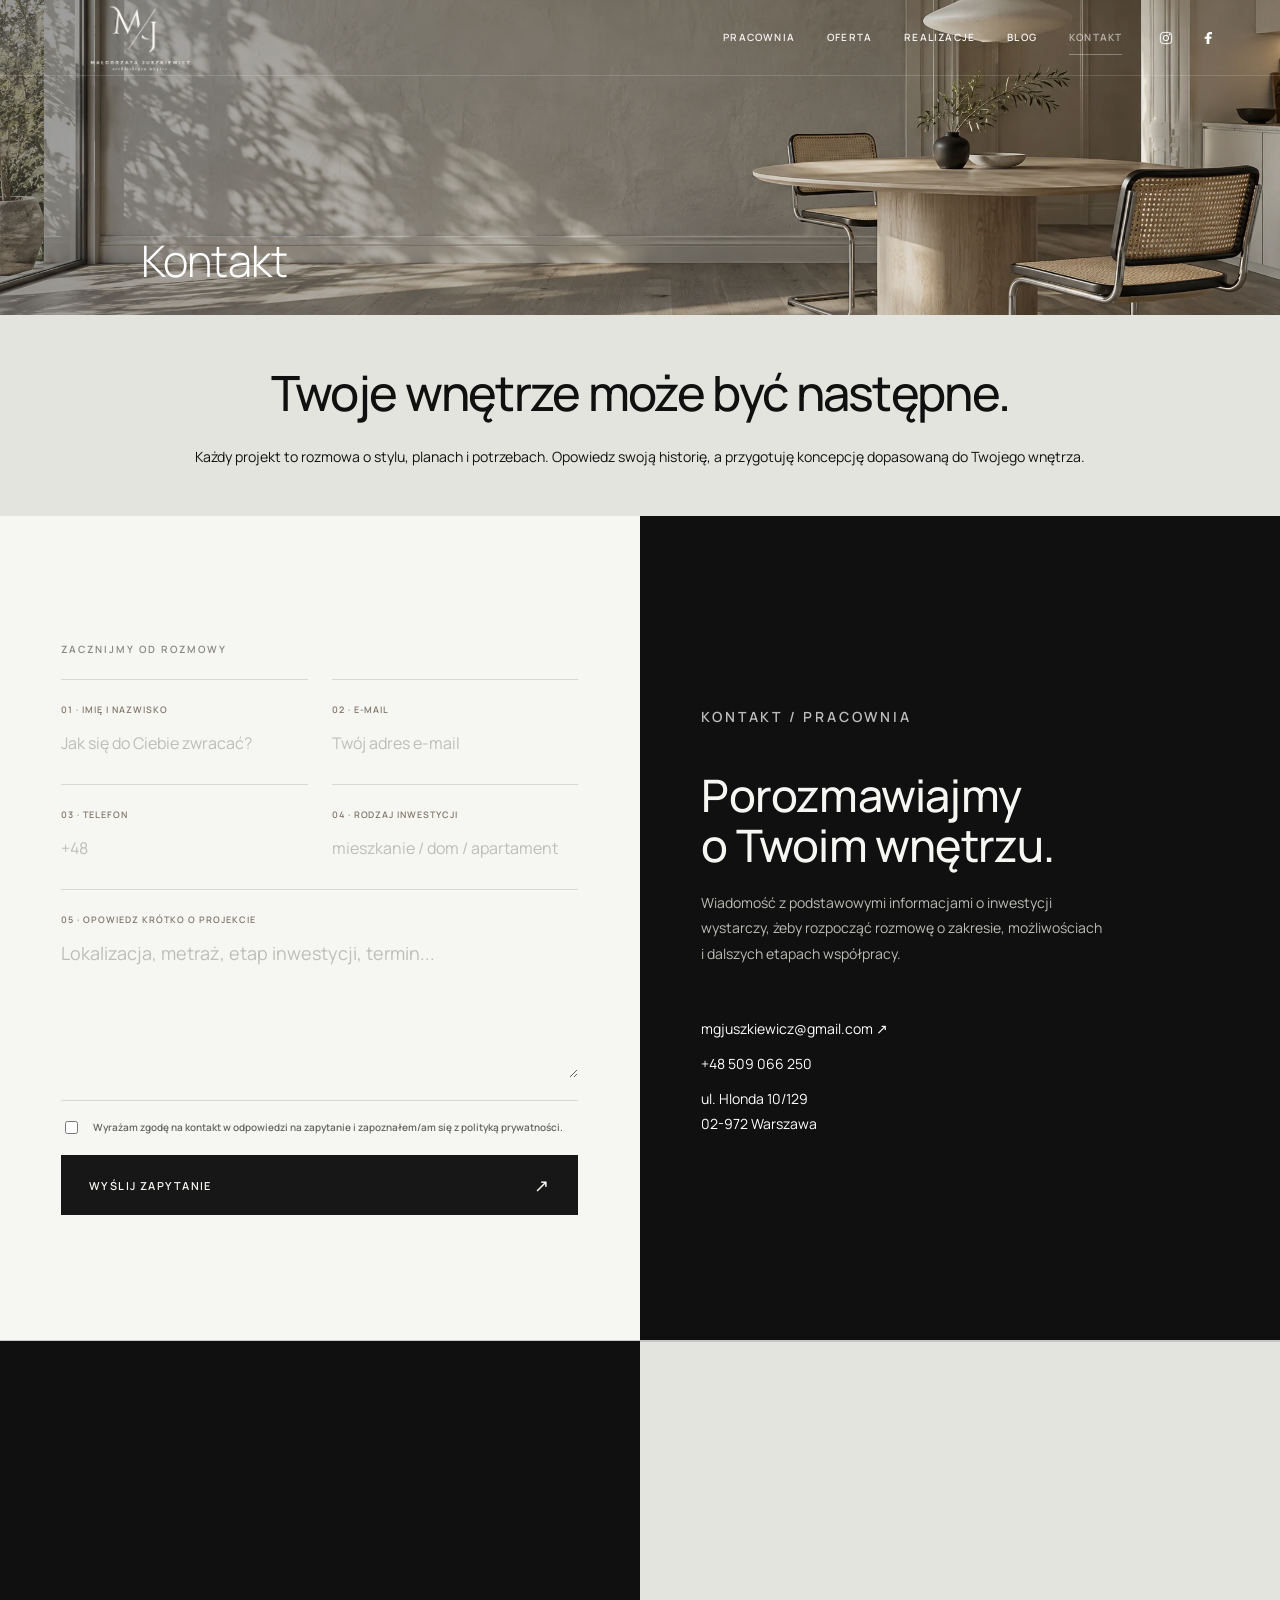
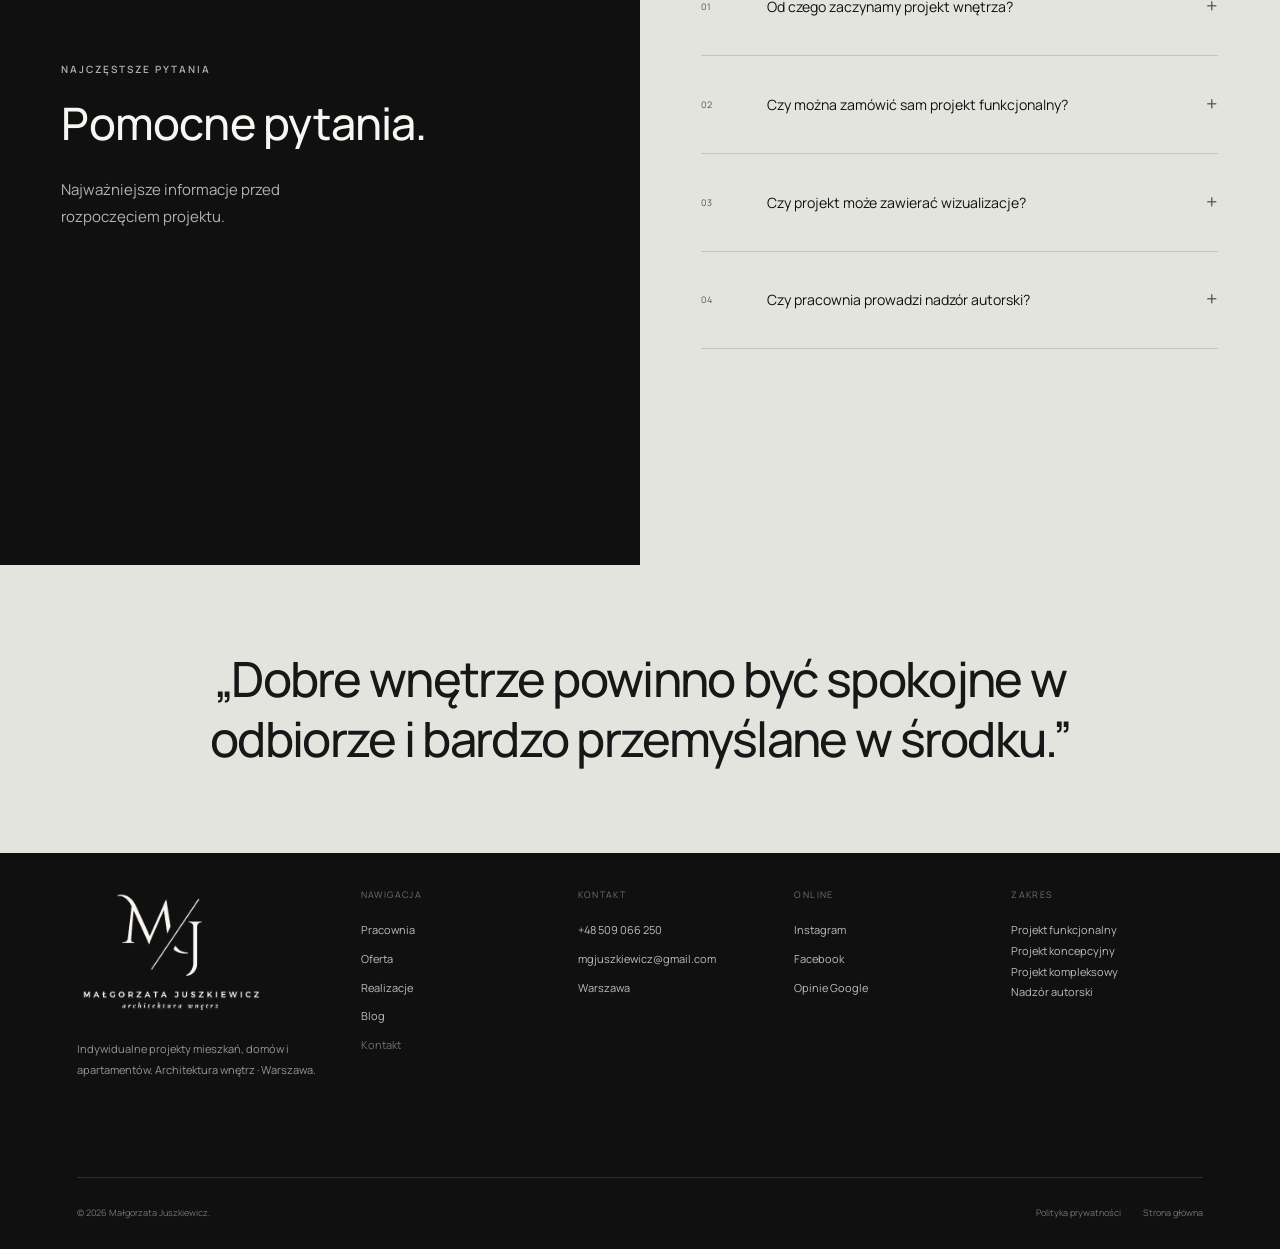
<file: kontakt.html>
<!doctype html>
<html lang="pl">
<head>
  <meta charset="utf-8">
  <meta name="viewport" content="width=device-width, initial-scale=1">
  <meta name="description" content="Kontakt z pracownią Małgorzaty Juszkiewicz w Warszawie. Zapytaj o projekt wnętrza i zakres współpracy.">
  <title>Kontakt — Małgorzata Juszkiewicz | Architektura wnętrz</title>
  <meta property="og:type" content="website">
  <meta property="og:locale" content="pl_PL">
  <meta property="og:site_name" content="Małgorzata Juszkiewicz — architektura wnętrz">
  <meta property="og:title" content="Kontakt — Małgorzata Juszkiewicz | Architektura wnętrz">
  <meta property="og:description" content="Kontakt z pracownią Małgorzaty Juszkiewicz w Warszawie. Zapytaj o projekt wnętrza i zakres współpracy.">
  <link rel="preconnect" href="https://fonts.googleapis.com">
  <link rel="preconnect" href="https://fonts.gstatic.com" crossorigin>
  <link href="https://fonts.googleapis.com/css2?family=Manrope:wght@400;500;600;700&amp;display=swap" rel="stylesheet">
  <link rel="icon" href="favicon.png" type="image/png">
  <link rel="stylesheet" href="style.css?v=20261116">
  <link rel="stylesheet" href="subpages.css?v=20261116">
  <link rel="stylesheet" href="revision.css?v=20261116">
<link rel="stylesheet" href="light-scenes.css?v=20261116">
<link rel="stylesheet" href="quality-rework.css?v=20261116">
<link rel="stylesheet" href="client-subpages.css?v=20261116">
<link rel="stylesheet" href="atelier-scenes.css?v=20261116-3">
<link rel="stylesheet" href="statement-bands.css?v=20261116">
</head>
<body class="subpage client-subpage mjx-page mjx-contact light-direction">
<div class="scroll-progress" aria-hidden="true"><span></span></div>
<header class="site-header" id="header">
  <a href="index.html" class="brand" aria-label="Małgorzata Juszkiewicz — strona główna">
    <img class="brand-light" src="logo-light.png" alt="Małgorzata Juszkiewicz — architektura wnętrz" decoding="async">
    <img class="brand-dark" src="logo-dark.png" alt="" aria-hidden="true" decoding="async">
  </a>
  <button class="menu-toggle" type="button" aria-label="Otwórz menu" aria-expanded="false"><span></span><span></span></button>
  <nav class="main-nav" aria-label="Nawigacja główna">
    <a href="index.html#pracownia">Pracownia</a>
    <a href="oferta.html">Oferta</a>
    <a href="projekty.html">Realizacje</a>
    <a href="artykuly.html">Blog</a>
    <a href="kontakt.html" class="is-active">Kontakt</a>
  </nav>
<div class="mj-header-socials" aria-label="Social media"><a href="https://www.instagram.com/malgorzata_juszkiewicz" target="_blank" rel="noopener" aria-label="Instagram"><svg viewBox="0 0 24 24" aria-hidden="true"><rect x="3.5" y="3.5" width="17" height="17" rx="5"/><circle cx="12" cy="12" r="4"/><circle cx="17.4" cy="6.8" r=".8"/></svg></a><a href="https://www.facebook.com/malgorzatajuszkiewicz.architektwnetrz" target="_blank" rel="noopener" aria-label="Facebook"><svg viewBox="0 0 24 24" aria-hidden="true"><path d="M14 21v-8h3l.5-3H14V8c0-1 .4-1.5 1.5-1.5H18V3h-3c-3 0-5 2-5 5v2H7v3h3v8z"/></svg></a></div></header>
<main class="subpage-main">
  <section class="light-scene subpage-hero subpage-hero--contact mjx-hero">
    <div class="subpage-hero-bg" aria-hidden="true"></div><span class="light-shadow" aria-hidden="true"></span>
    <div class="subpage-hero-shade" aria-hidden="true"></div>
    <div class="subpage-hero-inner mjx-hero-minimal">
      <h1>Kontakt</h1>
    </div>
  </section>

<section class="mj-contact-intro mj-section"><h2>Twoje wnętrze może być następne.</h2><p>Każdy projekt to rozmowa o stylu, planach i potrzebach. Opowiedz swoją historię, a przygotuję koncepcję dopasowaną do Twojego wnętrza.</p></section><section class="mj-contact-board"><div class="mj-contact-photo"><p class="eyebrow light">KONTAKT / PRACOWNIA</p><h2>Porozmawiajmy<br>o Twoim wnętrzu.</h2><p>Wiadomość z podstawowymi informacjami o inwestycji wystarczy, żeby rozpocząć rozmowę o zakresie, możliwościach i dalszych etapach współpracy.</p><div class="mj-contact-address"><a href="mailto:mgjuszkiewicz@gmail.com">mgjuszkiewicz@gmail.com ↗</a><a href="tel:+48509066250">+48 509 066 250</a><p>ul. Hlonda 10/129<br>02-972 Warszawa</p></div></div><div class="mj-contact-form-panel"><p class="eyebrow">ZACZNIJMY OD ROZMOWY</p>      <form class="mjx-contact-form reveal delay-1" action="https://formsubmit.co/mgjuszkiewicz@gmail.com" method="POST">
        <input type="hidden" name="_subject" value="Nowe zapytanie ze strony Małgorzata Juszkiewicz"><input type="hidden" name="_template" value="table">
        <label><span>01 · Imię i nazwisko</span><input type="text" name="imie" autocomplete="name" required placeholder="Jak się do Ciebie zwracać?"></label>
        <label><span>02 · E-mail</span><input type="email" name="email" autocomplete="email" required placeholder="Twój adres e-mail"></label>
        <label><span>03 · Telefon</span><input type="tel" name="telefon" autocomplete="tel" placeholder="+48"></label>
        <label><span>04 · Rodzaj inwestycji</span><input type="text" name="inwestycja" placeholder="mieszkanie / dom / apartament"></label>
        <label><span>05 · Opowiedz krótko o projekcie</span><textarea name="wiadomosc" rows="6" required placeholder="Lokalizacja, metraż, etap inwestycji, termin..."></textarea></label>
        <label class="mjx-consent"><input type="checkbox" name="zgoda_rodo" required><span>Wyrażam zgodę na kontakt w odpowiedzi na zapytanie i zapoznałem/am się z <a href="polityka-prywatnosci.html">polityką prywatności</a>.</span></label>
        <button type="submit">Wyślij zapytanie <span>↗</span></button>
      </form></div></section>    <section class="faq section" id="faq">
      <div class="faq-grid">
        <div class="faq-heading reveal">
          <p class="eyebrow">NAJCZĘSTSZE PYTANIA</p>
          <h2>Pomocne pytania.</h2>
          <p>Najważniejsze informacje przed rozpoczęciem projektu.</p>
        </div>
        <div class="faq-list">
          <details class="reveal">
            <summary><span class="faq-number">01</span><span>Od czego zaczynamy projekt wnętrza?</span><i>+</i></summary>
            <p>Od rozmowy o potrzebach, stylu życia, estetyce, budżecie i terminie. Następnie wykonywana jest wizja lokalna lub projekt powstaje na podstawie dostarczonych rzutów i wymiarów.</p>
          </details>
          <details class="reveal">
            <summary><span class="faq-number">02</span><span>Czy można zamówić sam projekt funkcjonalny?</span><i>+</i></summary>
            <p>Tak. Zakres może zatrzymać się na etapie układu funkcjonalnego albo zostać później rozwinięty o koncepcję, materiały, wizualizacje i dokumentację wykonawczą.</p>
          </details>
          <details class="reveal">
            <summary><span class="faq-number">03</span><span>Czy projekt może zawierać wizualizacje?</span><i>+</i></summary>
            <p>Tak. Wizualizacje wybranych pomieszczeń mogą zostać przygotowane po zaakceptowaniu finalnego kierunku koncepcyjnego i służą do pokazania założeń wnętrza przed realizacją.</p>
          </details>
          <details class="reveal">
            <summary><span class="faq-number">04</span><span>Czy pracownia prowadzi nadzór autorski?</span><i>+</i></summary>
            <p>Tak. Nadzór może obejmować spotkania z wykonawcami, kontrolę realizacji założeń projektu, konsultowanie zmian technicznych oraz wsparcie przy logistyce materiałów i wyposażenia.</p>
          </details>
        </div>
      </div>
    </section>
<section class="mj-contact-closing light-scene light-scene--paper"><span class="light-shadow" aria-hidden="true"></span><blockquote>„Dobre wnętrze powinno być spokojne w odbiorze i bardzo przemyślane w środku.”</blockquote></section>
</main>
<footer class="site-footer">
  <div class="footer-grid">
    <div class="footer-brand">
      <img src="logo-light.png" alt="Małgorzata Juszkiewicz">
      <p>Indywidualne projekty mieszkań, domów i apartamentów. Architektura wnętrz · Warszawa.</p>
    </div>
    <div class="footer-column">
      <span>Nawigacja</span>
      <a href="index.html#pracownia">Pracownia</a>
      <a href="oferta.html">Oferta</a>
      <a href="projekty.html">Realizacje</a>
      <a href="artykuly.html">Blog</a>
      <a href="kontakt.html" class="is-current">Kontakt</a>
    </div>
    <div class="footer-column">
      <span>Kontakt</span>
      <a href="tel:+48509066250">+48 509 066 250</a>
      <a href="mailto:mgjuszkiewicz@gmail.com">mgjuszkiewicz@gmail.com</a>
      <p>Warszawa</p>
    </div>
    <div class="footer-column">
      <span>Online</span>
      <a href="https://www.instagram.com/malgorzata_juszkiewicz" target="_blank" rel="noopener">Instagram</a>
      <a href="https://www.facebook.com/malgorzatajuszkiewicz.architektwnetrz" target="_blank" rel="noopener">Facebook</a>
      <a href="https://www.google.pl/search?q=ma%C5%82gorzata+juszkiewicz+opinie+google" target="_blank" rel="noopener">Opinie Google</a>
    </div>
    <div class="footer-column">
      <span>Zakres</span>
      <p>Projekt funkcjonalny<br>Projekt koncepcyjny<br>Projekt kompleksowy<br>Nadzór autorski</p>
    </div>
  </div>
  <div class="footer-bottom">
    <p>© <span id="year"></span> Małgorzata Juszkiewicz.</p>
    <div><a href="polityka-prywatnosci.html">Polityka prywatności</a><a href="index.html">Strona główna</a></div>
  </div>
</footer>
<script src="script.js?v=20261116"></script>
<script src="revision.js?v=20261116"></script>
<script src="light-scenes.js?v=20261116"></script>
<script src="quiet-light.js?v=20261116-3"></script>
</body></html>
</file>
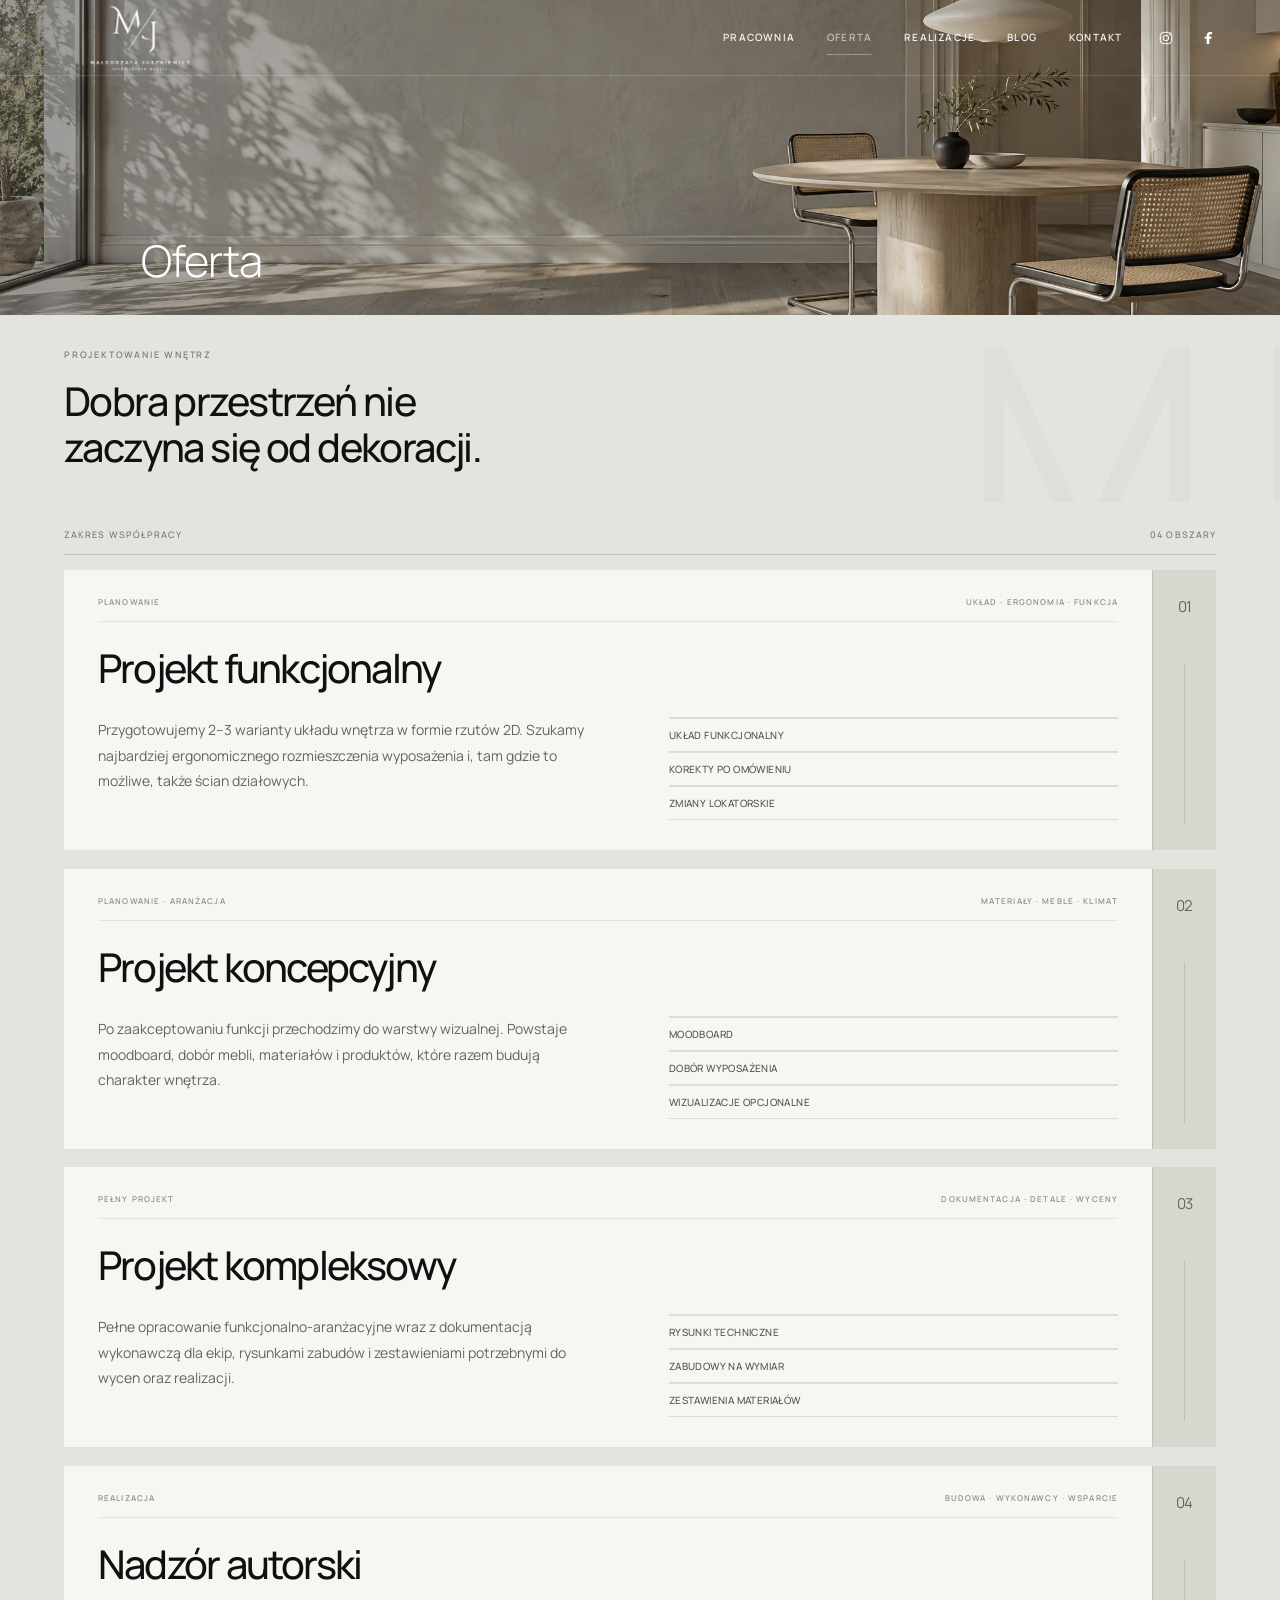
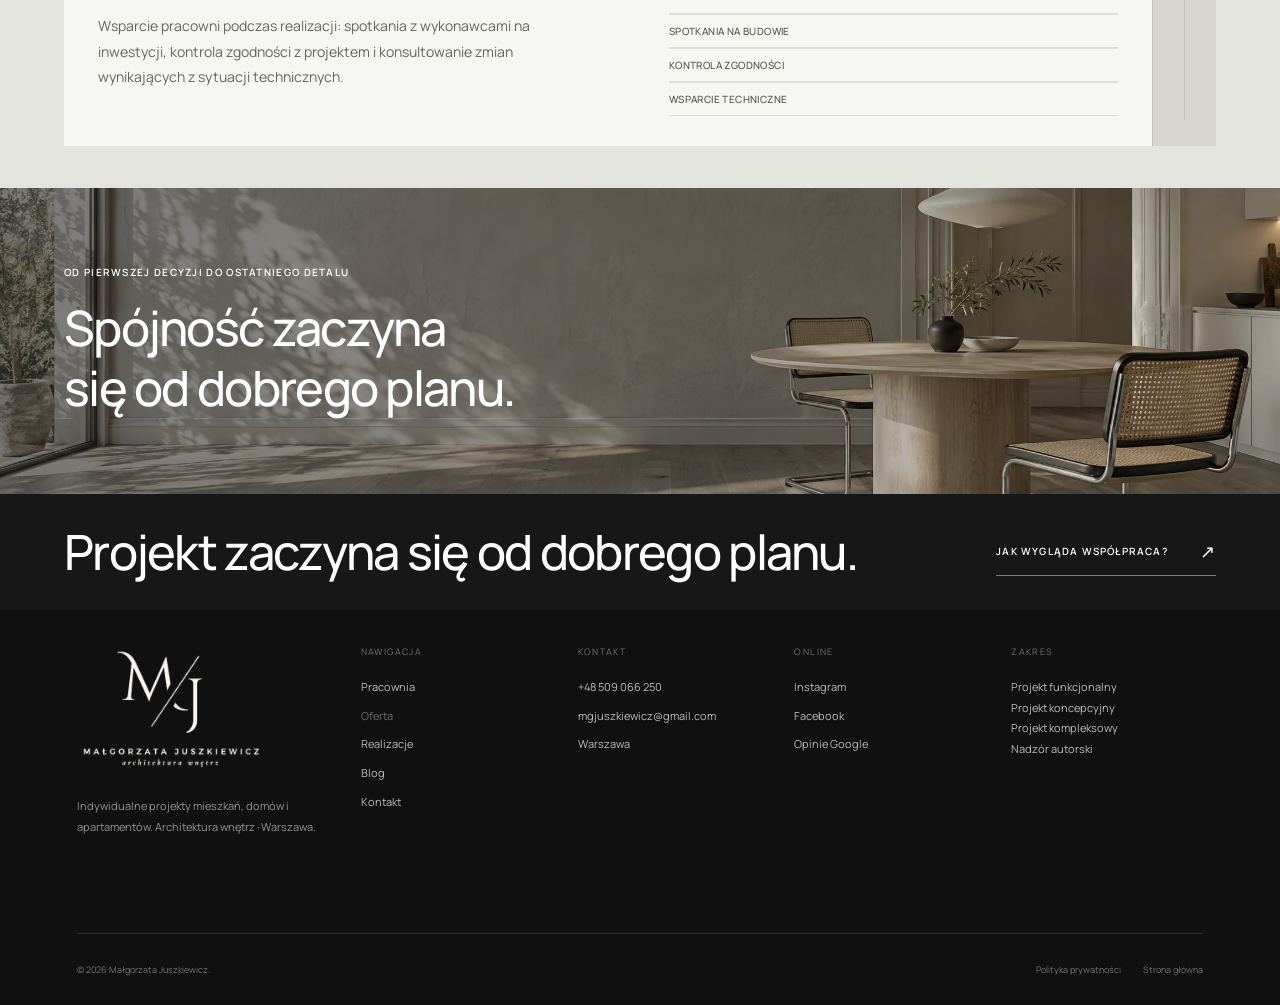
<file: oferta.html>
<!doctype html>
<html lang="pl">
<head>
  <meta charset="utf-8">
  <meta name="viewport" content="width=device-width, initial-scale=1">
  <meta name="description" content="Zakres współpracy z pracownią Małgorzaty Juszkiewicz: projekty funkcjonalne, koncepcyjne, kompleksowe i nadzór autorski.">
  <title>Oferta — Małgorzata Juszkiewicz | Architektura wnętrz</title>
  <meta property="og:type" content="website">
  <meta property="og:locale" content="pl_PL">
  <meta property="og:site_name" content="Małgorzata Juszkiewicz — architektura wnętrz">
  <meta property="og:title" content="Oferta — Małgorzata Juszkiewicz | Architektura wnętrz">
  <meta property="og:description" content="Zakres współpracy z pracownią Małgorzaty Juszkiewicz: projekty funkcjonalne, koncepcyjne, kompleksowe i nadzór autorski.">
  <link rel="preconnect" href="https://fonts.googleapis.com">
  <link rel="preconnect" href="https://fonts.gstatic.com" crossorigin>
  <link href="https://fonts.googleapis.com/css2?family=Manrope:wght@400;500;600;700&amp;display=swap" rel="stylesheet">
  <link rel="icon" href="favicon.png" type="image/png">
  <link rel="stylesheet" href="style.css?v=20261116">
  <link rel="stylesheet" href="subpages.css?v=20261116">
  <link rel="stylesheet" href="revision.css?v=20261116">
<link rel="stylesheet" href="light-scenes.css?v=20261116">
<link rel="stylesheet" href="quality-rework.css?v=20261116">
<link rel="stylesheet" href="client-subpages.css?v=20261116">
<link rel="stylesheet" href="atelier-scenes.css?v=20261116-3">
<link rel="stylesheet" href="statement-bands.css?v=20261116">
</head>
<body class="subpage client-subpage mjx-page mjx-offer light-direction">
<div class="scroll-progress" aria-hidden="true"><span></span></div>
<header class="site-header" id="header">
  <a href="index.html" class="brand" aria-label="Małgorzata Juszkiewicz — strona główna">
    <img class="brand-light" src="logo-light.png" alt="Małgorzata Juszkiewicz — architektura wnętrz" decoding="async">
    <img class="brand-dark" src="logo-dark.png" alt="" aria-hidden="true" decoding="async">
  </a>
  <button class="menu-toggle" type="button" aria-label="Otwórz menu" aria-expanded="false"><span></span><span></span></button>
  <nav class="main-nav" aria-label="Nawigacja główna">
    <a href="index.html#pracownia">Pracownia</a>
    <a href="oferta.html" class="is-active">Oferta</a>
    <a href="projekty.html">Realizacje</a>
    <a href="artykuly.html">Blog</a>
    <a href="kontakt.html">Kontakt</a>
  </nav>
<div class="mj-header-socials" aria-label="Social media"><a href="https://www.instagram.com/malgorzata_juszkiewicz" target="_blank" rel="noopener" aria-label="Instagram"><svg viewBox="0 0 24 24" aria-hidden="true"><rect x="3.5" y="3.5" width="17" height="17" rx="5"/><circle cx="12" cy="12" r="4"/><circle cx="17.4" cy="6.8" r=".8"/></svg></a><a href="https://www.facebook.com/malgorzatajuszkiewicz.architektwnetrz" target="_blank" rel="noopener" aria-label="Facebook"><svg viewBox="0 0 24 24" aria-hidden="true"><path d="M14 21v-8h3l.5-3H14V8c0-1 .4-1.5 1.5-1.5H18V3h-3c-3 0-5 2-5 5v2H7v3h3v8z"/></svg></a></div></header>
<main class="subpage-main">
  <section class="light-scene subpage-hero subpage-hero--offer mjx-hero">
    <div class="subpage-hero-bg" aria-hidden="true"></div><span class="light-shadow" aria-hidden="true"></span>
    <div class="subpage-hero-shade" aria-hidden="true"></div>
    <div class="subpage-hero-inner mjx-hero-minimal">
      <h1>Oferta</h1>
    </div>
  </section>

  <section class="mjx-manifest">
    <div class="mjx-shell mjx-manifest-grid mjx-manifest-grid--solo">
      <div class="reveal">
        <span class="mjx-side-index">01 / 04</span>
        <p class="eyebrow">PROJEKTOWANIE WNĘTRZ</p>
        <h2>Dobra przestrzeń nie zaczyna się od dekoracji.</h2>
      </div>
    </div>
  </section>

  <section class="offer-board-v3">
    <div class="mjx-shell">
      <div class="offer-board-v3-head reveal">
        <span>Zakres współpracy</span>
        <span>04 obszary</span>
      </div>

      <article class="offer-card-v3 reveal">
        <div class="offer-card-v3-main">
          <div class="offer-card-v3-top">
            <span>Planowanie</span>
            <span>Układ · ergonomia · funkcja</span>
          </div>
          <h2>Projekt funkcjonalny</h2>
          <div class="offer-card-v3-lower">
            <p>Przygotowujemy 2–3 warianty układu wnętrza w formie rzutów 2D. Szukamy najbardziej ergonomicznego rozmieszczenia wyposażenia i, tam gdzie to możliwe, także ścian działowych.</p>
            <div class="offer-card-v3-points">
              <span>Układ funkcjonalny</span>
              <span>Korekty po omówieniu</span>
              <span>Zmiany lokatorskie</span>
            </div>
          </div>
        </div>
        <div class="offer-card-v3-rail" aria-hidden="true"><b>01</b><i></i></div>
      </article>

      <article class="offer-card-v3 reveal">
        <div class="offer-card-v3-main">
          <div class="offer-card-v3-top">
            <span>Planowanie · aranżacja</span>
            <span>Materiały · meble · klimat</span>
          </div>
          <h2>Projekt koncepcyjny</h2>
          <div class="offer-card-v3-lower">
            <p>Po zaakceptowaniu funkcji przechodzimy do warstwy wizualnej. Powstaje moodboard, dobór mebli, materiałów i produktów, które razem budują charakter wnętrza.</p>
            <div class="offer-card-v3-points">
              <span>Moodboard</span>
              <span>Dobór wyposażenia</span>
              <span>Wizualizacje opcjonalne</span>
            </div>
          </div>
        </div>
        <div class="offer-card-v3-rail" aria-hidden="true"><b>02</b><i></i></div>
      </article>

      <article class="offer-card-v3 reveal">
        <div class="offer-card-v3-main">
          <div class="offer-card-v3-top">
            <span>Pełny projekt</span>
            <span>Dokumentacja · detale · wyceny</span>
          </div>
          <h2>Projekt kompleksowy</h2>
          <div class="offer-card-v3-lower">
            <p>Pełne opracowanie funkcjonalno-aranżacyjne wraz z dokumentacją wykonawczą dla ekip, rysunkami zabudów i zestawieniami potrzebnymi do wycen oraz realizacji.</p>
            <div class="offer-card-v3-points">
              <span>Rysunki techniczne</span>
              <span>Zabudowy na wymiar</span>
              <span>Zestawienia materiałów</span>
            </div>
          </div>
        </div>
        <div class="offer-card-v3-rail" aria-hidden="true"><b>03</b><i></i></div>
      </article>

      <article class="offer-card-v3 reveal">
        <div class="offer-card-v3-main">
          <div class="offer-card-v3-top">
            <span>Realizacja</span>
            <span>Budowa · wykonawcy · wsparcie</span>
          </div>
          <h2>Nadzór autorski</h2>
          <div class="offer-card-v3-lower">
            <p>Wsparcie pracowni podczas realizacji: spotkania z wykonawcami na inwestycji, kontrola zgodności z projektem i konsultowanie zmian wynikających z sytuacji technicznych.</p>
            <div class="offer-card-v3-points">
              <span>Spotkania na budowie</span>
              <span>Kontrola zgodności</span>
              <span>Wsparcie techniczne</span>
            </div>
          </div>
        </div>
        <div class="offer-card-v3-rail" aria-hidden="true"><b>04</b><i></i></div>
      </article>
    </div>
  </section>

<section class="light-break light-break--wide light-scene" aria-label="OD PIERWSZEJ DECYZJI DO OSTATNIEGO DETALU"><img src="atelier-panorama-v2.webp" alt="" loading="lazy" decoding="async"><span class="light-shadow" aria-hidden="true"></span><div class="light-break-copy"><p class="light-caption">OD PIERWSZEJ DECYZJI DO OSTATNIEGO DETALU</p><p class="light-break-line">Spójność zaczyna się od dobrego planu.</p></div></section>
<section class="mj-offer-note"><p>Projekt zaczyna się od dobrego planu.</p><a class="mj-link" href="kontakt.html#faq">Jak wygląda współpraca? <span>↗</span></a></section>
</main>
<footer class="site-footer">
  <div class="footer-grid">
    <div class="footer-brand">
      <img src="logo-light.png" alt="Małgorzata Juszkiewicz">
      <p>Indywidualne projekty mieszkań, domów i apartamentów. Architektura wnętrz · Warszawa.</p>
    </div>
    <div class="footer-column">
      <span>Nawigacja</span>
      <a href="index.html#pracownia">Pracownia</a>
      <a href="oferta.html" class="is-current">Oferta</a>
      <a href="projekty.html">Realizacje</a>
      <a href="artykuly.html">Blog</a>
      <a href="kontakt.html">Kontakt</a>
    </div>
    <div class="footer-column">
      <span>Kontakt</span>
      <a href="tel:+48509066250">+48 509 066 250</a>
      <a href="mailto:mgjuszkiewicz@gmail.com">mgjuszkiewicz@gmail.com</a>
      <p>Warszawa</p>
    </div>
    <div class="footer-column">
      <span>Online</span>
      <a href="https://www.instagram.com/malgorzata_juszkiewicz" target="_blank" rel="noopener">Instagram</a>
      <a href="https://www.facebook.com/malgorzatajuszkiewicz.architektwnetrz" target="_blank" rel="noopener">Facebook</a>
      <a href="https://www.google.pl/search?q=ma%C5%82gorzata+juszkiewicz+opinie+google" target="_blank" rel="noopener">Opinie Google</a>
    </div>
    <div class="footer-column">
      <span>Zakres</span>
      <p>Projekt funkcjonalny<br>Projekt koncepcyjny<br>Projekt kompleksowy<br>Nadzór autorski</p>
    </div>
  </div>
  <div class="footer-bottom">
    <p>© <span id="year"></span> Małgorzata Juszkiewicz.</p>
    <div><a href="polityka-prywatnosci.html">Polityka prywatności</a><a href="index.html">Strona główna</a></div>
  </div>
</footer>
<script src="script.js?v=20261116"></script>
<script src="revision.js?v=20261116"></script>
<script src="light-scenes.js?v=20261116"></script>
<script src="quiet-light.js?v=20261116-3"></script>
</body></html>
</file>
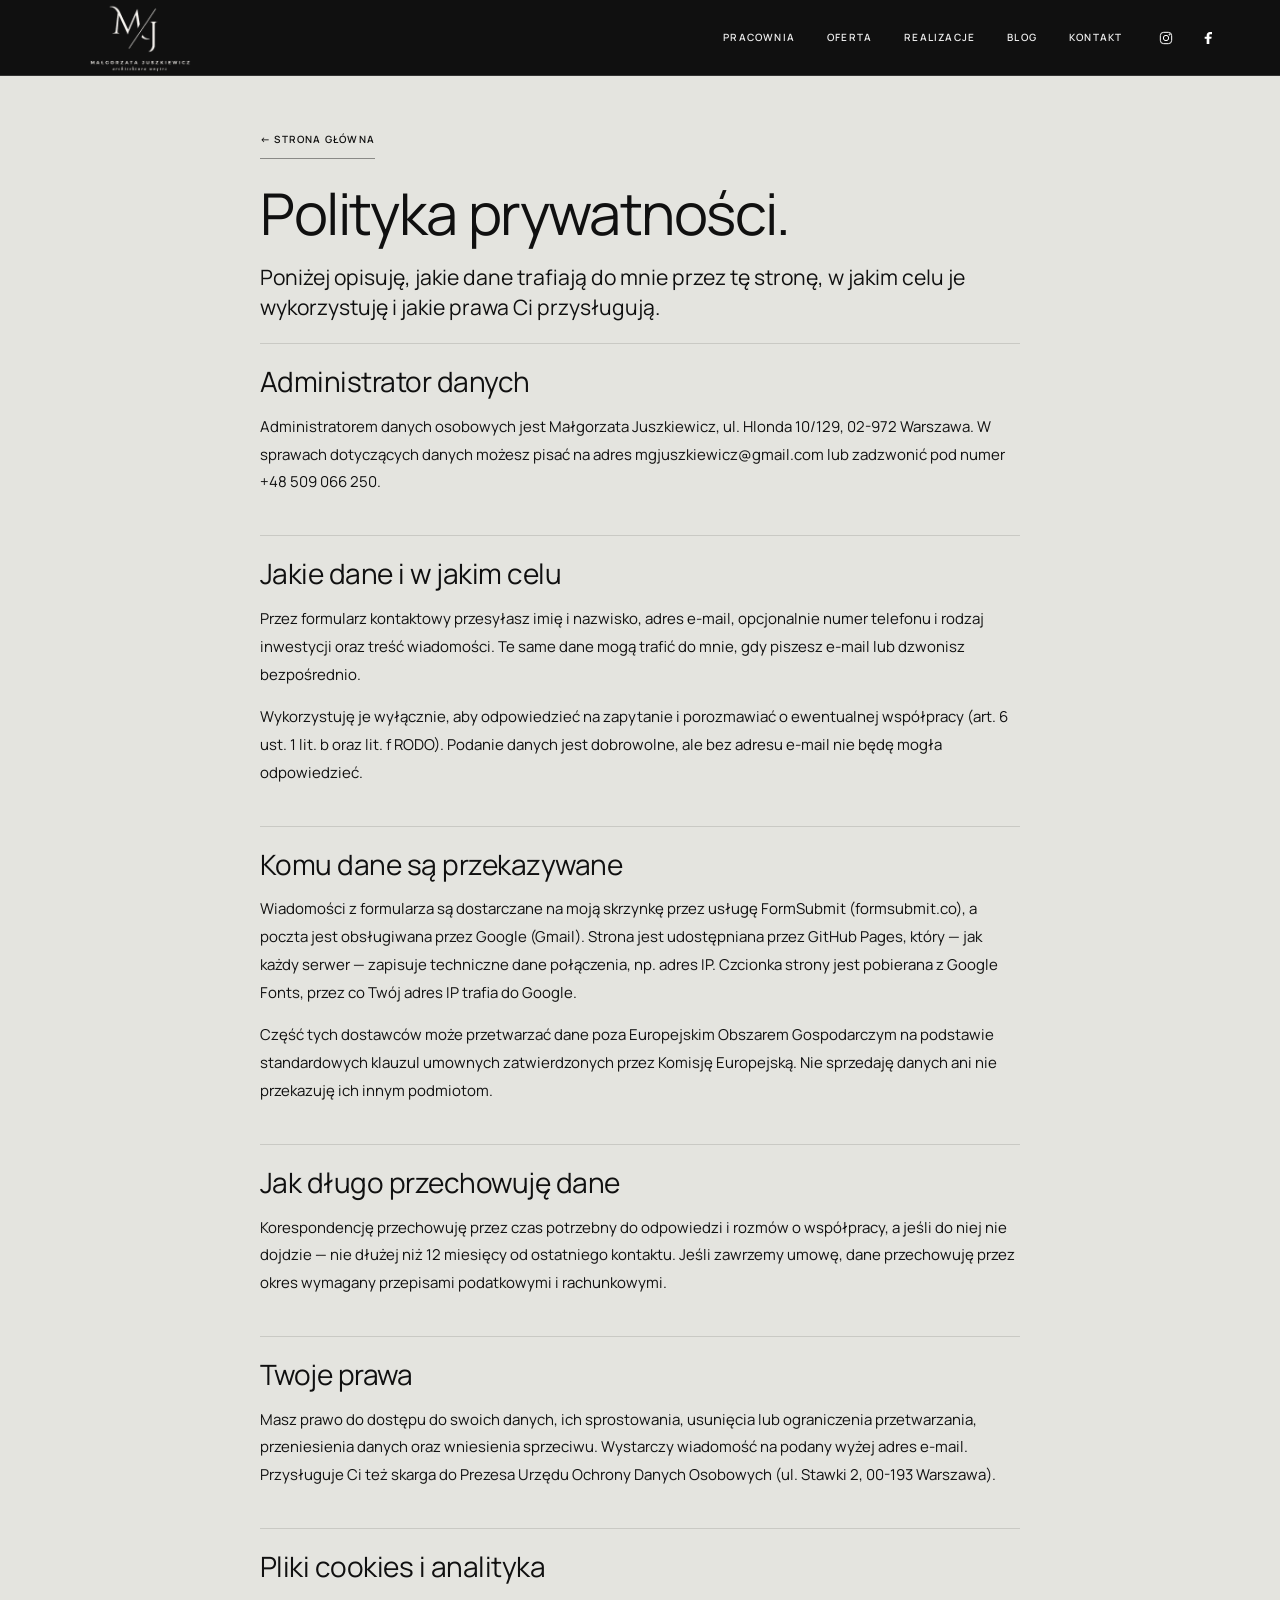
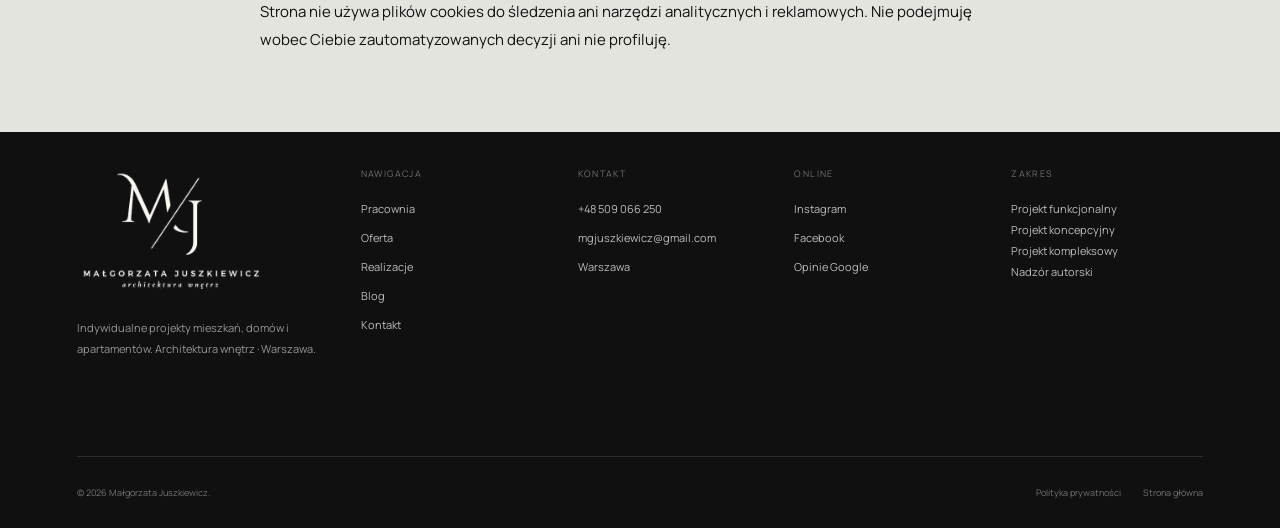
<file: polityka-prywatnosci.html>
<!doctype html>
<html lang="pl">
<head>
  <meta charset="utf-8">
  <meta name="viewport" content="width=device-width, initial-scale=1">
  <meta name="description" content="Zasady przetwarzania danych osobowych przesyłanych przez stronę pracowni Małgorzaty Juszkiewicz.">
  <title>Polityka prywatności — Małgorzata Juszkiewicz</title>
  <meta property="og:type" content="website">
  <meta property="og:locale" content="pl_PL">
  <meta property="og:site_name" content="Małgorzata Juszkiewicz — architektura wnętrz">
  <meta property="og:title" content="Polityka prywatności — Małgorzata Juszkiewicz">
  <meta property="og:description" content="Zasady przetwarzania danych osobowych przesyłanych przez stronę pracowni Małgorzaty Juszkiewicz.">
  <link rel="preconnect" href="https://fonts.googleapis.com">
  <link rel="preconnect" href="https://fonts.gstatic.com" crossorigin>
  <link href="https://fonts.googleapis.com/css2?family=Manrope:wght@400;500;600;700&amp;display=swap" rel="stylesheet">
  <link rel="icon" href="favicon.png" type="image/png">
  <link rel="stylesheet" href="style.css?v=20261116">
  <link rel="stylesheet" href="subpages.css?v=20261116">
  <link rel="stylesheet" href="revision.css?v=20261116">
<link rel="stylesheet" href="light-scenes.css?v=20261116">
<link rel="stylesheet" href="quality-rework.css?v=20261116">
</head>
<body class="subpage quality-reading-page light-direction">
<div class="scroll-progress" aria-hidden="true"><span></span></div>
<header class="site-header" id="header">
  <a href="index.html" class="brand" aria-label="Małgorzata Juszkiewicz — strona główna">
    <img class="brand-light" src="logo-light.png" alt="Małgorzata Juszkiewicz — architektura wnętrz" decoding="async">
    <img class="brand-dark" src="logo-dark.png" alt="" aria-hidden="true" decoding="async">
  </a>
  <button class="menu-toggle" type="button" aria-label="Otwórz menu" aria-expanded="false"><span></span><span></span></button>
  <nav class="main-nav" aria-label="Nawigacja główna">
    <a href="index.html#pracownia">Pracownia</a>
    <a href="oferta.html">Oferta</a>
    <a href="projekty.html">Realizacje</a>
    <a href="artykuly.html">Blog</a>
    <a href="kontakt.html">Kontakt</a>
  </nav>
<div class="mj-header-socials" aria-label="Social media"><a href="https://www.instagram.com/malgorzata_juszkiewicz" target="_blank" rel="noopener" aria-label="Instagram"><svg viewBox="0 0 24 24" aria-hidden="true"><rect x="3.5" y="3.5" width="17" height="17" rx="5"/><circle cx="12" cy="12" r="4"/><circle cx="17.4" cy="6.8" r=".8"/></svg></a><a href="https://www.facebook.com/malgorzatajuszkiewicz.architektwnetrz" target="_blank" rel="noopener" aria-label="Facebook"><svg viewBox="0 0 24 24" aria-hidden="true"><path d="M14 21v-8h3l.5-3H14V8c0-1 .4-1.5 1.5-1.5H18V3h-3c-3 0-5 2-5 5v2H7v3h3v8z"/></svg></a></div></header>
<main class="subpage-main">
  <article class="quality-article"><a class="mj-link" href="index.html">← Strona główna</a><header class="quality-article-intro">
    <h1>Polityka prywatności.</h1>
    <p class="reader-lead">Poniżej opisuję, jakie dane trafiają do mnie przez tę stronę, w jakim celu je wykorzystuję i jakie prawa Ci przysługują.</p>
  </header><section class="quality-article-section">
    <h2>Administrator danych</h2>
    <p>Administratorem danych osobowych jest Małgorzata Juszkiewicz, ul. Hlonda 10/129, 02-972 Warszawa. W sprawach dotyczących danych możesz pisać na adres <a href="mailto:mgjuszkiewicz@gmail.com">mgjuszkiewicz@gmail.com</a> lub zadzwonić pod numer <a href="tel:+48509066250">+48 509 066 250</a>.</p>
  </section><section class="quality-article-section">
    <h2>Jakie dane i w jakim celu</h2>
    <p>Przez formularz kontaktowy przesyłasz imię i nazwisko, adres e-mail, opcjonalnie numer telefonu i rodzaj inwestycji oraz treść wiadomości. Te same dane mogą trafić do mnie, gdy piszesz e-mail lub dzwonisz bezpośrednio.</p><p>Wykorzystuję je wyłącznie, aby odpowiedzieć na zapytanie i porozmawiać o ewentualnej współpracy (art. 6 ust. 1 lit. b oraz lit. f RODO). Podanie danych jest dobrowolne, ale bez adresu e-mail nie będę mogła odpowiedzieć.</p>
  </section><section class="quality-article-section">
    <h2>Komu dane są przekazywane</h2>
    <p>Wiadomości z formularza są dostarczane na moją skrzynkę przez usługę FormSubmit (formsubmit.co), a poczta jest obsługiwana przez Google (Gmail). Strona jest udostępniana przez GitHub Pages, który — jak każdy serwer — zapisuje techniczne dane połączenia, np. adres IP. Czcionka strony jest pobierana z Google Fonts, przez co Twój adres IP trafia do Google.</p><p>Część tych dostawców może przetwarzać dane poza Europejskim Obszarem Gospodarczym na podstawie standardowych klauzul umownych zatwierdzonych przez Komisję Europejską. Nie sprzedaję danych ani nie przekazuję ich innym podmiotom.</p>
  </section><section class="quality-article-section">
    <h2>Jak długo przechowuję dane</h2>
    <p>Korespondencję przechowuję przez czas potrzebny do odpowiedzi i rozmów o współpracy, a jeśli do niej nie dojdzie — nie dłużej niż 12 miesięcy od ostatniego kontaktu. Jeśli zawrzemy umowę, dane przechowuję przez okres wymagany przepisami podatkowymi i rachunkowymi.</p>
  </section><section class="quality-article-section">
    <h2>Twoje prawa</h2>
    <p>Masz prawo do dostępu do swoich danych, ich sprostowania, usunięcia lub ograniczenia przetwarzania, przeniesienia danych oraz wniesienia sprzeciwu. Wystarczy wiadomość na podany wyżej adres e-mail. Przysługuje Ci też skarga do Prezesa Urzędu Ochrony Danych Osobowych (ul. Stawki 2, 00-193 Warszawa).</p>
  </section><section class="quality-article-section">
    <h2>Pliki cookies i analityka</h2>
    <p>Strona nie używa plików cookies do śledzenia ani narzędzi analitycznych i reklamowych. Nie podejmuję wobec Ciebie zautomatyzowanych decyzji ani nie profiluję.</p>
  </section></article>
</main>
<footer class="site-footer">
  <div class="footer-grid">
    <div class="footer-brand">
      <img src="logo-light.png" alt="Małgorzata Juszkiewicz">
      <p>Indywidualne projekty mieszkań, domów i apartamentów. Architektura wnętrz · Warszawa.</p>
    </div>
    <div class="footer-column">
      <span>Nawigacja</span>
      <a href="index.html#pracownia">Pracownia</a>
      <a href="oferta.html">Oferta</a>
      <a href="projekty.html">Realizacje</a>
      <a href="artykuly.html">Blog</a>
      <a href="kontakt.html">Kontakt</a>
    </div>
    <div class="footer-column">
      <span>Kontakt</span>
      <a href="tel:+48509066250">+48 509 066 250</a>
      <a href="mailto:mgjuszkiewicz@gmail.com">mgjuszkiewicz@gmail.com</a>
      <p>Warszawa</p>
    </div>
    <div class="footer-column">
      <span>Online</span>
      <a href="https://www.instagram.com/malgorzata_juszkiewicz" target="_blank" rel="noopener">Instagram</a>
      <a href="https://www.facebook.com/malgorzatajuszkiewicz.architektwnetrz" target="_blank" rel="noopener">Facebook</a>
      <a href="https://www.google.pl/search?q=ma%C5%82gorzata+juszkiewicz+opinie+google" target="_blank" rel="noopener">Opinie Google</a>
    </div>
    <div class="footer-column">
      <span>Zakres</span>
      <p>Projekt funkcjonalny<br>Projekt koncepcyjny<br>Projekt kompleksowy<br>Nadzór autorski</p>
    </div>
  </div>
  <div class="footer-bottom">
    <p>© <span id="year"></span> Małgorzata Juszkiewicz.</p>
    <div><a href="polityka-prywatnosci.html">Polityka prywatności</a><a href="index.html">Strona główna</a></div>
  </div>
</footer>
<script src="script.js?v=20261116"></script>
<script src="revision.js?v=20261116"></script>
<script src="light-scenes.js?v=20261116"></script>
<script src="quiet-light.js?v=20261116-3"></script>
</body>
</html>
</file>
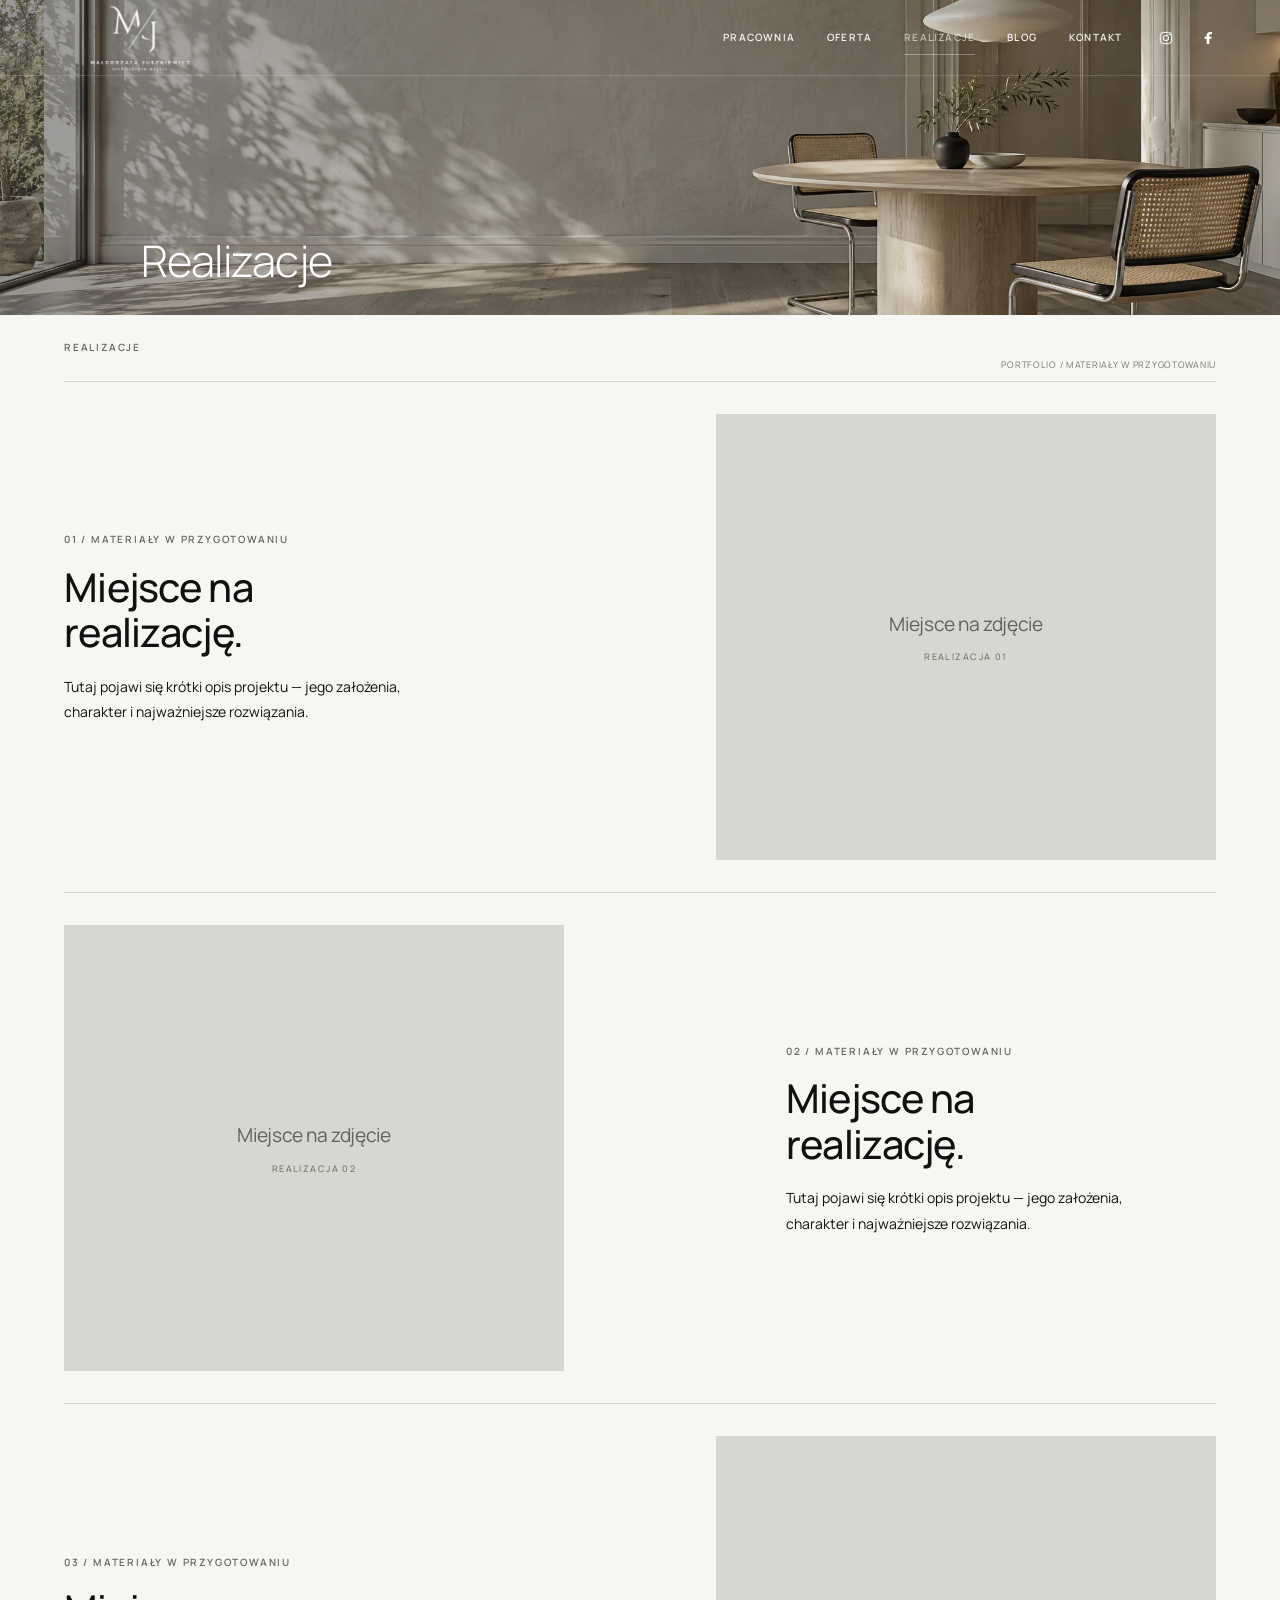
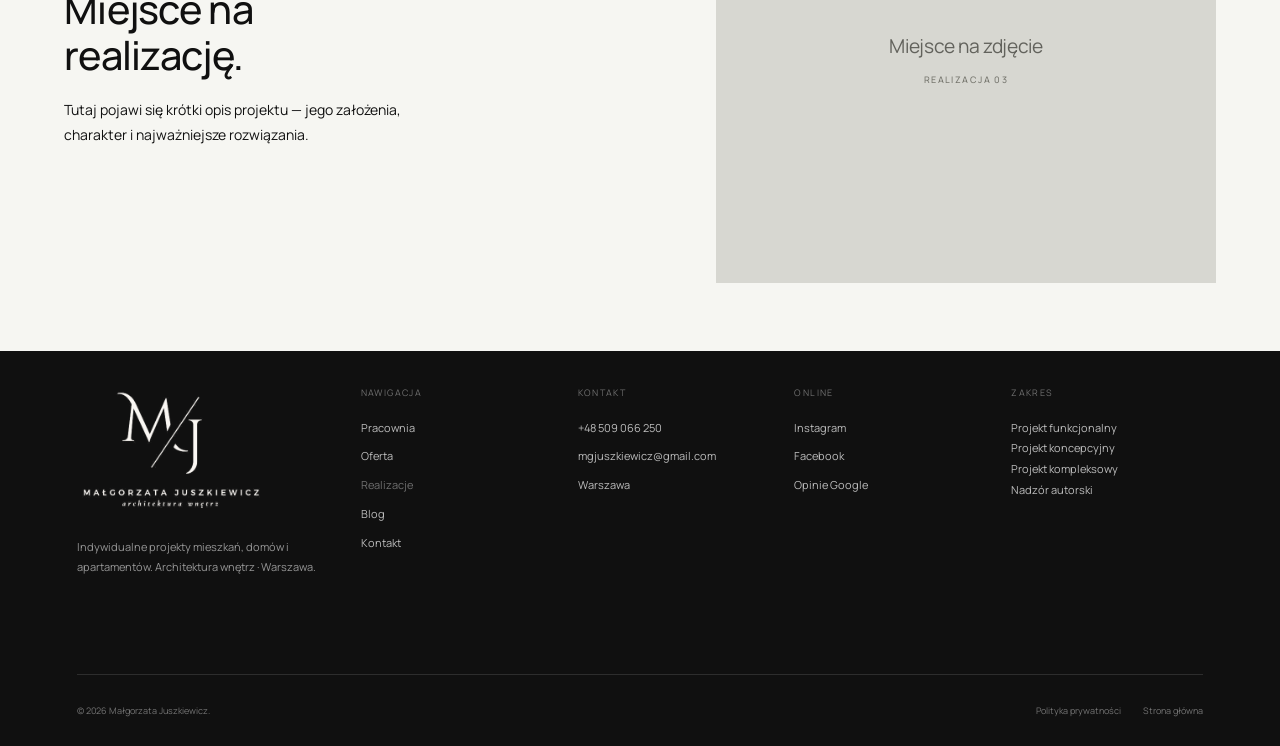
<file: projekty.html>
<!doctype html>
<html lang="pl">
<head>
  <meta charset="utf-8">
  <meta name="viewport" content="width=device-width, initial-scale=1">
  <meta name="description" content="Wybrane realizacje wnętrz pracowni Małgorzaty Juszkiewicz.">
  <title>Realizacje — Małgorzata Juszkiewicz | Architektura wnętrz</title>
  <meta property="og:type" content="website">
  <meta property="og:locale" content="pl_PL">
  <meta property="og:site_name" content="Małgorzata Juszkiewicz — architektura wnętrz">
  <meta property="og:title" content="Realizacje — Małgorzata Juszkiewicz | Architektura wnętrz">
  <meta property="og:description" content="Wybrane realizacje wnętrz pracowni Małgorzaty Juszkiewicz.">
  <link rel="preconnect" href="https://fonts.googleapis.com">
  <link rel="preconnect" href="https://fonts.gstatic.com" crossorigin>
  <link href="https://fonts.googleapis.com/css2?family=Manrope:wght@400;500;600;700&amp;display=swap" rel="stylesheet">
  <link rel="icon" href="favicon.png" type="image/png">
  <link rel="stylesheet" href="style.css?v=20261116">
  <link rel="stylesheet" href="subpages.css?v=20261116">
  <link rel="stylesheet" href="revision.css?v=20261116">
<link rel="stylesheet" href="light-scenes.css?v=20261116">
<link rel="stylesheet" href="quality-rework.css?v=20261116">
<link rel="stylesheet" href="client-subpages.css?v=20261116">
<link rel="stylesheet" href="project-placeholders.css?v=20261116">
<link rel="stylesheet" href="atelier-scenes.css?v=20261116-3">
<link rel="stylesheet" href="statement-bands.css?v=20261116">
</head>
<body class="subpage client-subpage mjx-page mjx-projects light-direction">
<div class="scroll-progress" aria-hidden="true"><span></span></div>
<header class="site-header" id="header">
  <a href="index.html" class="brand" aria-label="Małgorzata Juszkiewicz — strona główna">
    <img class="brand-light" src="logo-light.png" alt="Małgorzata Juszkiewicz — architektura wnętrz" decoding="async">
    <img class="brand-dark" src="logo-dark.png" alt="" aria-hidden="true" decoding="async">
  </a>
  <button class="menu-toggle" type="button" aria-label="Otwórz menu" aria-expanded="false"><span></span><span></span></button>
  <nav class="main-nav" aria-label="Nawigacja główna">
    <a href="index.html#pracownia">Pracownia</a>
    <a href="oferta.html">Oferta</a>
    <a href="projekty.html" class="is-active">Realizacje</a>
    <a href="artykuly.html">Blog</a>
    <a href="kontakt.html">Kontakt</a>
  </nav>
<div class="mj-header-socials" aria-label="Social media"><a href="https://www.instagram.com/malgorzata_juszkiewicz" target="_blank" rel="noopener" aria-label="Instagram"><svg viewBox="0 0 24 24" aria-hidden="true"><rect x="3.5" y="3.5" width="17" height="17" rx="5"/><circle cx="12" cy="12" r="4"/><circle cx="17.4" cy="6.8" r=".8"/></svg></a><a href="https://www.facebook.com/malgorzatajuszkiewicz.architektwnetrz" target="_blank" rel="noopener" aria-label="Facebook"><svg viewBox="0 0 24 24" aria-hidden="true"><path d="M14 21v-8h3l.5-3H14V8c0-1 .4-1.5 1.5-1.5H18V3h-3c-3 0-5 2-5 5v2H7v3h3v8z"/></svg></a></div></header>
<main class="subpage-main">
  <section class="light-scene subpage-hero subpage-hero--projects mjx-hero">
    <div class="subpage-hero-bg" aria-hidden="true"></div><span class="light-shadow" aria-hidden="true"></span>
    <div class="subpage-hero-shade" aria-hidden="true"></div>
    <div class="subpage-hero-inner mjx-hero-minimal">
      <h1>Realizacje</h1>
    </div>
  </section>

<section class="mj-project-list mj-section"><div class="mj-section-head"><p class="eyebrow">REALIZACJE</p><span>PORTFOLIO / MATERIAŁY W PRZYGOTOWANIU</span></div><article class="mj-project-row"><div class="mj-project-description"><p class="eyebrow">01 / MATERIAŁY W PRZYGOTOWANIU</p><h2>Miejsce na realizację.</h2><p>Tutaj pojawi się krótki opis projektu — jego założenia, charakter i najważniejsze rozwiązania.</p></div><div class="mj-project-image mj-photo-placeholder" role="img" aria-label="Miejsce na zdjęcie realizacji 1"><span>Miejsce na zdjęcie<small>REALIZACJA 01</small></span></div></article><article class="mj-project-row"><div class="mj-project-description"><p class="eyebrow">02 / MATERIAŁY W PRZYGOTOWANIU</p><h2>Miejsce na realizację.</h2><p>Tutaj pojawi się krótki opis projektu — jego założenia, charakter i najważniejsze rozwiązania.</p></div><div class="mj-project-image mj-photo-placeholder" role="img" aria-label="Miejsce na zdjęcie realizacji 2"><span>Miejsce na zdjęcie<small>REALIZACJA 02</small></span></div></article><article class="mj-project-row"><div class="mj-project-description"><p class="eyebrow">03 / MATERIAŁY W PRZYGOTOWANIU</p><h2>Miejsce na realizację.</h2><p>Tutaj pojawi się krótki opis projektu — jego założenia, charakter i najważniejsze rozwiązania.</p></div><div class="mj-project-image mj-photo-placeholder" role="img" aria-label="Miejsce na zdjęcie realizacji 3"><span>Miejsce na zdjęcie<small>REALIZACJA 03</small></span></div></article></section>

</main>

<footer class="site-footer">
  <div class="footer-grid">
    <div class="footer-brand">
      <img src="logo-light.png" alt="Małgorzata Juszkiewicz">
      <p>Indywidualne projekty mieszkań, domów i apartamentów. Architektura wnętrz · Warszawa.</p>
    </div>
    <div class="footer-column">
      <span>Nawigacja</span>
      <a href="index.html#pracownia">Pracownia</a>
      <a href="oferta.html">Oferta</a>
      <a href="projekty.html" class="is-current">Realizacje</a>
      <a href="artykuly.html">Blog</a>
      <a href="kontakt.html">Kontakt</a>
    </div>
    <div class="footer-column">
      <span>Kontakt</span>
      <a href="tel:+48509066250">+48 509 066 250</a>
      <a href="mailto:mgjuszkiewicz@gmail.com">mgjuszkiewicz@gmail.com</a>
      <p>Warszawa</p>
    </div>
    <div class="footer-column">
      <span>Online</span>
      <a href="https://www.instagram.com/malgorzata_juszkiewicz" target="_blank" rel="noopener">Instagram</a>
      <a href="https://www.facebook.com/malgorzatajuszkiewicz.architektwnetrz" target="_blank" rel="noopener">Facebook</a>
      <a href="https://www.google.pl/search?q=ma%C5%82gorzata+juszkiewicz+opinie+google" target="_blank" rel="noopener">Opinie Google</a>
    </div>
    <div class="footer-column">
      <span>Zakres</span>
      <p>Projekt funkcjonalny<br>Projekt koncepcyjny<br>Projekt kompleksowy<br>Nadzór autorski</p>
    </div>
  </div>
  <div class="footer-bottom">
    <p>© <span id="year"></span> Małgorzata Juszkiewicz.</p>
    <div><a href="polityka-prywatnosci.html">Polityka prywatności</a><a href="index.html">Strona główna</a></div>
  </div>
</footer>



<script src="script.js?v=20261116"></script>
<script src="revision.js?v=20261116"></script>
<script src="light-scenes.js?v=20261116"></script>
<script src="quiet-light.js?v=20261116-3"></script>
</body></html>
</file>
<file: style.css>
@import url('https://fonts.googleapis.com/css2?family=Cormorant+Garamond:wght@300;400;500&display=swap');

:root {
  --green: #343432;
  --green-deep: #1f1f1d;
  --sage: #aaa49c;
  --cream: #f7f5f1;
  --cream-2: #eeebe6;
  --cream-3: #fdfcf9;
  --sand: #ded9d2;
  --rose: #827b73;
  --rose-soft: #d9d4ce;
  --ink: #2b2b29;
  --muted: #77736e;
  --white: #ffffff;
  --line: rgba(31,31,29,.13);
  --serif: "Cormorant Garamond", Georgia, "Times New Roman", serif;
  --sans: "Manrope", Arial, sans-serif;
  --header-h: 86px;
  --page: min(1500px, calc(100vw - 12vw));
}

* { box-sizing: border-box; }
html { scroll-behavior: smooth; }
body {
  margin: 0;
  background: var(--cream);
  color: var(--ink);
  font-family: var(--sans);
  font-size: 15px;
  font-weight: 400;
  line-height: 1.7;
  overflow-x: hidden;
}
body.modal-open { overflow: hidden; }
img { display: block; max-width: 100%; }
a { color: inherit; text-decoration: none; }
button, input, textarea { font: inherit; }
button { color: inherit; }
::selection { background: var(--green); color: var(--white); }

h1, h2, h3, p { margin-top: 0; }
h1, h2, h3 {
  font-family: var(--serif);
  font-style: normal;
  font-weight: 500;
  color: var(--green-deep);
  letter-spacing: -.055em;
}
h1 { font-size: clamp(58px, 6.6vw, 108px); line-height: .94; }
h2 { font-size: clamp(48px, 5.2vw, 80px); line-height: .95; }
h3 { font-size: clamp(29px, 2.7vw, 44px); line-height: 1; }

.eyebrow {
  margin: 0 0 20px;
  font-size: 10px;
  font-weight: 600;
  letter-spacing: .2em;
  text-transform: uppercase;
  color: var(--green);
}
.eyebrow.light { color: rgba(255,255,255,.72); }
.section { padding: clamp(82px, 7.5vw, 128px) 6vw; }
.simple-head { width: var(--page); margin: 0 auto 56px; }
.simple-head h2 { max-width: 1100px; margin: 0; }

/* Header — stała wysokość przed i po scrollu */
.site-header {
  position: fixed;
  z-index: 100;
  top: 0; left: 0;
  width: 100%;
  height: var(--header-h);
  padding: 10px 4.3vw;
  display: flex;
  align-items: center;
  justify-content: space-between;
  color: var(--white);
  transition: background .35s ease, color .35s ease, box-shadow .35s ease, backdrop-filter .35s ease;
}
.site-header.scrolled {
  background: rgba(247,245,241,.96);
  color: var(--green);
  backdrop-filter: blur(16px);
  box-shadow: 0 1px 0 rgba(35,59,44,.1);
}
.brand { width: 98px; height: 58px; position: relative; z-index: 102; display: grid; place-items: center; }
.brand img { position: absolute; width: 92px; max-height: 58px; object-fit: contain; transition: opacity .3s ease; }
.brand-light { opacity: 1; }
.brand-dark { opacity: 0; }
.site-header.scrolled .brand-light { opacity: 0; }
.site-header.scrolled .brand-dark { opacity: 1; }
.main-nav { display: flex; align-items: center; gap: 34px; }
.main-nav a {
  font-size: 10px;
  letter-spacing: .13em;
  text-transform: uppercase;
  color: currentColor;
  opacity: .92;
  transition: opacity .25s ease, color .25s ease, border-color .25s ease;
}
.main-nav a:hover, .main-nav a.is-active { opacity: .58; }
.main-nav .nav-cta { border: 1px solid currentColor; padding: 12px 18px; opacity: 1; }
.site-header.scrolled .main-nav .nav-cta { border-color: var(--rose); color: var(--rose); }
.menu-toggle { display: none; }

/* Hero */
.hero {
  min-height: 100svh;
  max-height: 1000px;
  position: relative;
  display: flex;
  align-items: flex-end;
  overflow: hidden;
  color: var(--white);
}
.hero-bg {
  position: absolute;
  inset: 0;
  background: url('hero.webp') 52% center / cover no-repeat;
  transform: scale(1.02);
  animation: hero-in 1.5s cubic-bezier(.2,.8,.2,1) forwards;
}
@keyframes hero-in { from { transform: scale(1.065); } to { transform: scale(1.02); } }
.hero-shade {
  position: absolute;
  inset: 0;
  background:
    linear-gradient(90deg, rgba(12,20,16,.72) 0%, rgba(12,20,16,.56) 24%, rgba(12,20,16,.24) 54%, rgba(12,20,16,.1) 100%),
    linear-gradient(180deg, rgba(12,20,16,.12) 0%, rgba(12,20,16,.04) 45%, rgba(12,20,16,.36) 100%);
}
.hero-content {
  width: min(780px, calc(100vw - 10vw));
  margin: 0 0 clamp(60px, 8.2vh, 96px) clamp(28px, 4.8vw, 72px);
  position: relative;
  z-index: 2;
}
.hero h1 {
  margin: 0 0 30px;
  color: var(--white);
  max-width: 780px;
  font-size: clamp(74px, 6.2vw, 108px);
  line-height: .88;
  text-shadow: 0 14px 34px rgba(10,16,13,.18);
}
.hero-actions {
  display: flex;
  gap: 16px;
  flex-wrap: wrap;
  align-items: center;
  margin-left: 0;
}
.hero-btn {
  min-width: 172px;
  min-height: 58px;
  display: inline-flex;
  align-items: center;
  justify-content: center;
  padding: 0 30px;
  border: 1px solid transparent;
  border-radius: 999px;
  font-size: 10px;
  font-weight: 600;
  letter-spacing: .14em;
  text-transform: uppercase;
  transition: transform .25s ease, background .25s ease, color .25s ease, border-color .25s ease, box-shadow .25s ease;
  box-shadow: 0 16px 30px rgba(18,29,21,.18);
}
.hero-btn:hover { transform: translateY(-2px); }
.hero-btn-primary { background: var(--green); border-color: var(--green); color: var(--white); }
.hero-btn-secondary {
  background: rgba(74,60,53,.24);
  border-color: rgba(255,250,244,.58);
  color: var(--white);
  backdrop-filter: blur(7px);
}
.scroll-cue {
  position: absolute;
  z-index: 3;
  right: 4.3vw;
  bottom: 30px;
  display: flex;
  align-items: center;
  gap: 13px;
  color: rgba(255,255,255,.72);
  font-size: 8px;
  letter-spacing: .22em;
}
.scroll-cue i { width: 54px; height: 1px; background: rgba(255,255,255,.65); transform-origin: right; animation: pulse-line 2.2s infinite; }
@keyframes pulse-line { 0%,100% { transform: scaleX(.38); opacity:.45;} 50% { transform:scaleX(1); opacity:1;} }

/* O mnie */
.about-intro { background: var(--cream); }
.about-intro-grid {
  width: var(--page);
  margin: 0 auto;
  display: grid;
  grid-template-columns: minmax(360px,.86fr) 1.14fr;
  gap: clamp(70px, 8vw, 150px);
  align-items: center;
}
.portrait-placeholder {
  min-height: 620px;
  background: var(--cream-2);
  border: 1px solid var(--line);
  display: grid;
  place-items: center;
  color: rgba(74,60,53,.55);
  font-family: var(--serif);
  font-size: 34px;
  text-align: center;
  padding: 30px;
}
.portrait-placeholder span::before { content: ""; display: block; width: 62px; height: 1px; background: var(--rose); margin: 0 auto 18px; }
.about-intro-copy { max-width: 720px; }
.about-intro-copy h2 { margin: 0 0 34px; }
.about-intro-copy p { color: var(--muted); max-width: 680px; }
.about-intro-copy .lead-copy { font-family: var(--serif); font-size: clamp(25px, 2vw, 34px); line-height: 1.28; color: var(--green-deep); }
.award-note {
  margin-top: 26px;
  display: inline-flex;
  align-items: center;
  gap: 14px;
  padding: 0;
  border: 0;
  background: transparent;
  border-radius: 0;
  font-size: 10px;
  font-weight: 600;
  letter-spacing: .16em;
  text-transform: uppercase;
  color: var(--green);
}
.award-note::before {
  content: "";
  width: 42px;
  height: 1px;
  background: rgba(130,123,115,.72);
  flex: 0 0 auto;
}

/* Oferta — poziome paski */
.offer { background: var(--cream-3); border-top: 1px solid var(--line); border-bottom: 1px solid var(--line); }
.offer-list { width: var(--page); margin: 0 auto; border-top: 1px solid var(--line); }
.offer-row {
  display: grid;
  grid-template-columns: 70px minmax(270px,.85fr) 1.2fr 180px;
  gap: 34px;
  align-items: center;
  min-height: 170px;
  padding: 30px 0;
  border-bottom: 1px solid var(--line);
  transition: background .3s ease, padding .3s ease;
}
.offer-row:hover { background: rgba(130,123,115,.055); padding-inline: 18px; }
.offer-index { font-family: var(--serif); font-size: 25px; color: var(--rose); }
.offer-row h3 { margin: 0; font-size: clamp(34px, 3vw, 48px); }
.offer-row p { margin: 0; max-width: 650px; color: var(--muted); font-size: 13px; }
.offer-row a {
  justify-self: end;
  padding-bottom: 6px;
  border-bottom: 1px solid var(--green);
  font-size: 9px;
  font-weight: 600;
  letter-spacing: .14em;
  text-transform: uppercase;
  color: var(--green);
}

/* Przerywnik */
.image-break { position: relative; height: min(56vw, 690px); min-height: 500px; overflow: hidden; color: var(--white); }
.image-break .parallax-bg { position: absolute; inset: -7%; will-change: transform; background-size: cover; background-position: center; }
.image-break-desk .parallax-bg { background-image: url('desk.webp'); }
.image-break-caption {
  position: absolute;
  left: 6vw;
  bottom: 48px;
  width: min(670px, 52vw);
  padding: 38px 42px;
  background: rgba(242,233,225,.94);
  color: var(--green-deep);
  backdrop-filter: blur(10px);
  border-left: 3px solid var(--rose);
}
.image-break-caption p { margin: 0 0 10px; font-family: var(--serif); font-size: clamp(38px, 3.2vw, 48px); line-height: .98; }
.image-break-caption span { font-size: 13px; line-height: 1.7; color: #5f615b; }

/* Realizacje */
.projects {
  background: var(--cream-2);
  min-height: calc(100svh - var(--header-h));
  display: flex;
  flex-direction: column;
  justify-content: center;
  padding-top: clamp(88px, 7vw, 122px);
  padding-bottom: clamp(76px, 6vw, 104px);
}
.projects-head { margin-bottom: 48px; }
.project-grid {
  width: var(--page);
  margin: 0 auto;
  display: grid;
  grid-template-columns: repeat(3, minmax(0, 1fr));
  gap: clamp(18px, 2vw, 28px);
  align-items: start;
}
.project-card {
  position: relative;
  padding: 0;
  border: 1px solid rgba(74,60,53,.14);
  cursor: pointer;
  overflow: hidden;
  background: rgba(255,250,244,.78);
  color: var(--green-deep);
  text-align: left;
  display: flex;
  flex-direction: column;
  transition: transform .32s ease, box-shadow .32s ease, border-color .32s ease;
}
.project-card-media {
  position: relative;
  aspect-ratio: .76;
  overflow: hidden;
  background: #d3c8ba;
}
.project-card-media::after {
  content: "";
  position: absolute;
  inset: 0;
  background: linear-gradient(180deg, rgba(21,32,24,.08), rgba(21,32,24,.02) 38%, rgba(21,32,24,.22) 100%);
}
.project-card img {
  width: 100%;
  height: 100%;
  object-fit: cover;
  display: block;
  transition: opacity .4s ease, transform .8s cubic-bezier(.2,.75,.2,1);
}
.project-card img.cover-changing { opacity: .18; }
.project-tag {
  position: absolute;
  z-index: 2;
  top: 18px;
  left: 18px;
  display: inline-flex;
  min-height: 32px;
  align-items: center;
  padding: 0 12px;
  background: rgba(255,250,244,.94);
  border: 1px solid rgba(74,60,53,.12);
  color: var(--green-deep);
  font-size: 9px;
  font-weight: 600;
  letter-spacing: .14em;
  text-transform: uppercase;
}
.project-card-body {
  display: block;
  padding: 22px 22px 24px;
  background: linear-gradient(180deg, rgba(255,250,244,.96), #fffaf4);
  border-top: 1px solid rgba(74,60,53,.1);
}
.project-meta {
  display: flex;
  flex-direction: column;
  gap: 8px;
}
.project-meta b {
  font-family: var(--serif);
  font-size: clamp(34px, 2.5vw, 44px);
  font-weight: 400;
  line-height: .92;
  color: var(--green-deep);
}
.project-meta small {
  font-size: 9px;
  letter-spacing: .15em;
  text-transform: uppercase;
  color: rgba(47,52,47,.58);
}
.project-card:hover {
  transform: translateY(-8px);
  box-shadow: 0 30px 48px rgba(32,30,27,.13);
  border-color: rgba(74,60,53,.24);
}
.project-card:hover img { transform: scale(1.05); }
.project-hint { width: var(--page); margin: 22px auto 0; font-size: 9px; letter-spacing: .12em; text-transform: uppercase; color: rgba(47,52,47,.54); }

/* Opinie Google */
.google-reviews { background: var(--cream); padding-top: 80px; padding-bottom: 80px; }
.google-card {
  width: min(1320px, calc(100vw - 12vw));
  margin: 0 auto;
  border: 1px solid var(--line);
  background: rgba(255,250,244,.42);
  display: grid;
  grid-template-columns: 240px 1fr 170px;
  align-items: center;
  gap: 48px;
  padding: 42px 48px;
}
.google-mark { min-height: 94px; border-right: 1px solid var(--line); display: flex; flex-direction: column; justify-content: center; }
.google-mark span { font-size: 9px; letter-spacing: .16em; text-transform: uppercase; color: var(--green); }
.google-mark strong { margin-top: 8px; font-size: 34px; font-weight: 600; color: #393a38; }
.google-copy h2 { margin: 0 0 8px; font-size: clamp(35px, 3.4vw, 54px); max-width: 800px; }
.google-copy p { margin: 0; font-size: 11px; color: var(--muted); }
.google-link { justify-self: end; padding-bottom: 6px; border-bottom: 1px solid var(--green); font-size: 9px; font-weight: 600; letter-spacing: .14em; text-transform: uppercase; }

/* 50/50 */
.philosophy { background: var(--cream-3); }
.philosophy-grid { width: var(--page); margin: 0 auto; display: grid; grid-template-columns: 1fr 1fr; min-height: 650px; }
.philosophy-media { overflow: hidden; }
.philosophy-media img { width: 100%; height: 100%; object-fit: cover; object-position: 56% center; }
.philosophy-copy { padding: clamp(54px, 6vw, 90px); display: flex; flex-direction: column; justify-content: center; background: var(--cream); }
.philosophy-copy h2 { margin: 0 0 28px; font-size: clamp(48px, 4.6vw, 72px); }
.philosophy-copy p { color: var(--muted); max-width: 620px; }
.philosophy-copy ul { list-style: none; padding: 0; margin: 28px 0 34px; border-top: 1px solid var(--line); }
.philosophy-copy li { padding: 12px 0; border-bottom: 1px solid var(--line); font-size: 11px; text-transform: uppercase; letter-spacing: .1em; color: var(--green); }
.outline-link { align-self: flex-start; border: 1px solid var(--green); padding: 13px 18px; font-size: 9px; font-weight: 600; letter-spacing: .14em; text-transform: uppercase; }

/* Sociale */
.social-section { background: #fff; }
.social-card {
  width: min(1360px, calc(100vw - 12vw));
  margin: 0 auto;
  min-height: 580px;
  background: linear-gradient(90deg, #f7f1eb 0%, #fffaf4 56%);
  border: 1px solid rgba(74,60,53,.1);
  display: grid;
  grid-template-columns: .82fr 1.18fr;
  overflow: hidden;
}
.social-copy { padding: clamp(54px, 6vw, 88px); display: flex; flex-direction: column; justify-content: center; }
.social-copy h2 { margin: 0 0 26px; }
.social-copy > p:not(.eyebrow) { max-width: 560px; color: var(--muted); }
.social-actions { display: flex; gap: 14px; flex-wrap: wrap; margin-top: 34px; }
.social-actions a {
  min-width: 176px;
  min-height: 58px;
  padding: 0 22px;
  border: 1px solid rgba(74,60,53,.12);
  border-radius: 999px;
  display: inline-flex;
  align-items: center;
  justify-content: center;
  gap: 10px;
  font-size: 10px;
  font-weight: 600;
  letter-spacing: .15em;
  text-transform: uppercase;
  background: rgba(255,255,255,.92);
  color: var(--green-deep);
  box-shadow: 0 12px 24px rgba(32,30,27,.05);
  transition: transform .25s ease, border-color .25s ease, box-shadow .25s ease;
}
.social-actions a:hover { transform: translateY(-2px); border-color: rgba(74,60,53,.24); box-shadow: 0 16px 28px rgba(32,30,27,.08); }
.social-icon { width: 30px; height: 30px; display: grid; place-items: center; color: var(--green); background: rgba(74,60,53,.08); border-radius: 50%; flex: 0 0 auto; }
.social-actions a:first-child .social-icon { color: var(--rose); background: rgba(130,123,115,.11); }
.social-icon svg { width: 16px; height: 16px; fill: none; stroke: currentColor; stroke-width: 1.6; }
.social-icon path { fill: currentColor; stroke: none; }
.social-visual {
  position: relative;
  min-height: 580px;
  overflow: hidden;
  background: linear-gradient(180deg, #f8f2eb 0%, #fbf7f1 100%);
}
.social-visual::before,
.social-visual::after {
  content: "";
  position: absolute;
  border-radius: 50%;
  border: 1px solid rgba(74,60,53,.07);
  pointer-events: none;
}
.social-visual::before { width: 210px; height: 210px; right: -70px; top: -36px; }
.social-visual::after { width: 320px; height: 320px; left: -140px; bottom: -130px; }
.social-stack {
  position: relative;
  width: 100%;
  height: 100%;
  min-height: 580px;
  display: flex;
  align-items: center;
  justify-content: center;
  padding: 34px;
}
.social-paper {
  position: absolute;
  width: min(360px, calc(100% - 72px));
  height: 458px;
  display: flex;
  flex-direction: column;
  background: rgba(255,255,255,.96);
  border: 1px solid rgba(74,60,53,.1);
  border-radius: 26px;
  padding: 22px;
  box-shadow: 0 24px 54px rgba(49,42,36,.12);
  color: var(--green-deep);
  transition: transform .32s ease, box-shadow .32s ease, border-color .32s ease;
  backdrop-filter: blur(8px);
}
.social-paper:hover {
  transform: translateY(-10px) scale(1.02);
  box-shadow: 0 34px 66px rgba(49,42,36,.18);
  border-color: rgba(74,60,53,.18);
}
.social-paper:focus-visible { outline: 2px solid var(--green); outline-offset: 4px; }
.social-paper-instagram { left: 8%; top: 9%; z-index: 2; transform: rotate(-5deg); }
.social-paper-facebook { right: 7%; bottom: 8%; z-index: 1; transform: rotate(4deg); }
.social-paper-instagram:hover { transform: rotate(-4deg) translateY(-12px) scale(1.03); }
.social-paper-facebook:hover { transform: rotate(3deg) translateY(-12px) scale(1.03); }
.social-paper-top,
.social-paper-bottom { display: flex; align-items: center; justify-content: space-between; gap: 12px; }
.social-paper-top { margin-bottom: 18px; }
.social-paper-dots { font-size: 16px; letter-spacing: .15em; color: rgba(74,60,53,.45); }
.social-paper-label {
  display: inline-flex;
  align-items: center;
  gap: 8px;
  font-size: 9px;
  font-weight: 600;
  letter-spacing: .16em;
  text-transform: uppercase;
}
.social-paper-label svg { width: 16px; height: 16px; fill: none; stroke-width: 1.6; stroke: currentColor; }
.social-paper-label path { fill: currentColor; stroke: none; }
.social-paper-label-ig { color: var(--rose); }
.social-paper-label-fb { color: var(--green); }
.social-paper-brand { margin-bottom: 16px; min-height: 82px; display: grid; align-content: center; }
.social-paper-brand img { width: 190px; max-width: 100%; height: auto; }
.social-paper-brand-centered { text-align: center; place-items: center; }
.social-paper-brand-centered img { width: 194px; }
.social-paper-brand p { margin: 14px 0 0; max-width: 230px; font-size: 11px; line-height: 1.55; color: rgba(47,52,47,.62); text-transform: uppercase; letter-spacing: .08em; }
.social-paper-grid {
  display: grid;
  grid-template-columns: 1.2fr .8fr;
  grid-template-rows: repeat(2, 92px);
  gap: 10px;
  margin-bottom: 14px;
}
.social-paper-grid img,
.social-paper-strip img { width: 100%; height: 100%; object-fit: cover; border-radius: 18px; }
.social-paper-grid img:first-child { grid-row: 1 / span 2; }
.social-paper-strip { display: grid; grid-template-columns: repeat(2,1fr); gap: 10px; margin-bottom: 14px; }
.social-paper-strip img { height: 150px; aspect-ratio: auto; }
.social-paper-bottom { margin-top: auto; padding-top: 14px; border-top: 1px solid rgba(74,60,53,.1); }
.social-paper-bottom strong { font-size: 11px; letter-spacing: .08em; text-transform: uppercase; font-weight: 600; }
.social-paper-bottom span { font-size: 10px; color: rgba(47,52,47,.6); }

/* Sklep */
.shop-cta { background: var(--cream); border-top: 1px solid var(--line); }
.shop-grid { width: var(--page); margin: 0 auto; min-height: 610px; display: grid; grid-template-columns: .9fr 1.1fr; align-items: center; gap: clamp(60px, 7vw, 120px); }
.shop-copy h2 { margin: 0 0 28px; max-width: 760px; }
.shop-copy > p:not(.eyebrow) { max-width: 620px; color: var(--muted); }
.shop-button { display: inline-flex; min-height: 52px; align-items: center; justify-content: center; margin-top: 30px; padding: 0 26px; background: var(--rose); color: #fff; font-size: 9px; font-weight: 600; letter-spacing: .14em; text-transform: uppercase; }
.shop-visual { height: 510px; position: relative; }
.project-sheet { position: absolute; width: 42%; background: #fff; padding: 13px 13px 28px; box-shadow: 0 22px 50px rgba(57,50,42,.13); border: 1px solid rgba(74,60,53,.08); }
.project-sheet img { width: 100%; aspect-ratio: 1/1.1; object-fit: cover; object-position: center; }
.project-sheet span { display: block; margin-top: 12px; font-family: var(--serif); font-size: 25px; color: var(--green-deep); }
.sheet-one { left: 2%; top: 16%; transform: rotate(-8deg); }
.sheet-two { left: 31%; top: 4%; transform: rotate(2deg); z-index: 2; }
.sheet-three { right: 1%; top: 20%; transform: rotate(8deg); }

/* FAQ */
.faq { background: var(--cream-3); border-top: 1px solid var(--line); }
.faq-grid { width: var(--page); margin: 0 auto; display: grid; grid-template-columns: .62fr 1.38fr; gap: 9vw; }
.faq-heading { padding-top: 10px; }
.faq-heading h2 { margin: 0 0 24px; }
.faq-heading > p:last-child { max-width: 370px; color: var(--muted); }
.faq-list { border-top: 1px solid var(--line); }
.faq-list details { border-bottom: 1px solid var(--line); }
.faq-list summary { list-style: none; cursor: pointer; display: grid; grid-template-columns: 50px 1fr 30px; gap: 16px; align-items: center; padding: 25px 0; font-family: var(--serif); font-size: clamp(24px, 2vw, 31px); color: var(--green-deep); }
.faq-list summary::-webkit-details-marker { display: none; }
.faq-number { font-family: var(--sans); font-size: 9px; letter-spacing: .12em; color: var(--rose); }
.faq-list summary i { font-family: var(--sans); font-style: normal; font-size: 20px; text-align: right; color: var(--rose); transition: transform .25s ease; }
.faq-list details[open] summary { color: var(--rose); }
.faq-list details[open] summary i { transform: rotate(45deg); }
.faq-list details p { margin: -4px 48px 26px 66px; color: var(--muted); max-width: 720px; }

/* Kontakt */
.contact { background: var(--green-deep); color: var(--white); padding: clamp(88px, 8vw, 130px) 6vw; }
.contact-inner { width: var(--page); margin: 0 auto; display: grid; grid-template-columns: .88fr 1.12fr; gap: clamp(70px, 8vw, 140px); align-items: start; }
.contact-copy h2 { color: var(--white); margin: 0 0 28px; max-width: 760px; }
.contact-copy > p:not(.eyebrow) { max-width: 560px; color: rgba(255,255,255,.68); }
.contact-details { margin-top: 46px; border-top: 1px solid rgba(255,255,255,.14); }
.contact-details a, .contact-details > div { display: grid; grid-template-columns: 130px 1fr; gap: 20px; padding: 15px 0; border-bottom: 1px solid rgba(255,255,255,.14); }
.contact-details span { font-size: 9px; letter-spacing: .13em; text-transform: uppercase; color: rgba(255,255,255,.46); }
.contact-details strong { font-weight: 400; font-size: 13px; }
.contact-form { background: var(--cream); color: var(--ink); padding: clamp(38px, 4vw, 58px); }
.form-grid { display: grid; grid-template-columns: 1fr 1fr; gap: 26px 22px; }
.contact-form label { display: block; }
.contact-form label > span { display: block; margin-bottom: 8px; font-size: 9px; font-weight: 600; letter-spacing: .13em; text-transform: uppercase; color: var(--green); }
.contact-form input, .contact-form textarea { width: 100%; border: 0; border-bottom: 1px solid rgba(74,60,53,.28); background: transparent; border-radius: 0; padding: 10px 0; color: var(--ink); outline: none; }
.contact-form input:focus, .contact-form textarea:focus { border-color: var(--rose); }
.contact-form textarea { resize: vertical; min-height: 125px; }
.form-wide { grid-column: 1 / -1; }
.consent { display: flex !important; gap: 10px; align-items: flex-start; margin: 26px 0 28px; }
.consent input { width: 15px; height: 15px; margin-top: 4px; flex: 0 0 auto; }
.consent span { margin: 0 !important; text-transform: none !important; letter-spacing: 0 !important; font-size: 10px !important; font-weight: 400 !important; color: #62625d !important; }
.consent a { text-decoration: underline; }
.contact-submit { min-height: 52px; min-width: 190px; border: 1px solid var(--rose); background: var(--rose); color: #fff; padding: 0 24px; font-size: 9px; font-weight: 600; letter-spacing: .14em; text-transform: uppercase; cursor: pointer; }

/* Stopka */
.site-footer { background: #171310; color: var(--white); padding: 74px 6vw 0; }
.footer-grid { width: var(--page); margin: 0 auto; display: grid; grid-template-columns: 1.35fr repeat(4,1fr); gap: 54px; padding-bottom: 60px; }
.footer-brand img { width: 150px; margin-bottom: 24px; }
.footer-brand p { max-width: 290px; color: rgba(255,255,255,.56); font-size: 11px; }
.footer-column { display: flex; flex-direction: column; align-items: flex-start; gap: 8px; }
.footer-column > span { margin-bottom: 9px; font-size: 9px; letter-spacing: .15em; text-transform: uppercase; color: rgba(255,255,255,.4); }
.footer-column a, .footer-column p { margin: 0; font-size: 11px; color: rgba(255,255,255,.72); }
.footer-bottom { width: var(--page); margin: 0 auto; min-height: 72px; border-top: 1px solid rgba(255,255,255,.12); display: flex; justify-content: space-between; align-items: center; gap: 30px; font-size: 9px; color: rgba(255,255,255,.42); }
.footer-bottom p { margin: 0; }
.footer-bottom div { display: flex; gap: 22px; }

/* Galeria */
.gallery-modal { position: fixed; inset: 0; z-index: 500; display: none; background: rgba(20,16,14,.97); color: #fff; }
.gallery-modal.open { display: grid; grid-template-columns: 82px 1fr 82px; grid-template-rows: 1fr auto; align-items: center; }
.gallery-close { position: absolute; top: 22px; right: 27px; width: 46px; height: 46px; border: 0; background: transparent; color: #fff; cursor: pointer; z-index: 3; }
.gallery-counter { position: absolute; top: 32px; left: 30px; font-size: 10px; letter-spacing: .12em; color: rgba(255,255,255,.6); }
.gallery-nav { border: 0; background: transparent; color: #fff; cursor: pointer; opacity: .7; }
.gallery-stage { grid-column: 2; margin: 70px auto 20px; max-width: min(1180px, calc(100vw - 220px)); max-height: calc(100vh - 180px); display: grid; place-items: center; }
.gallery-stage img { max-width: 100%; max-height: calc(100vh - 220px); object-fit: contain; transition: opacity .2s ease; }
.gallery-stage figcaption { margin-top: 10px; font-size: 9px; letter-spacing: .12em; text-transform: uppercase; color: rgba(255,255,255,.55); }
.gallery-thumbs { grid-column: 1 / -1; display: flex; gap: 8px; overflow-x: auto; padding: 12px 30px 22px; justify-content: center; }
.gallery-thumbs button { flex: 0 0 74px; height: 52px; padding: 0; border: 1px solid transparent; opacity: .45; background: transparent; cursor: pointer; }
.gallery-thumbs button.active { opacity: 1; border-color: var(--rose); }
.gallery-thumbs img { width: 100%; height: 100%; object-fit: cover; }

/* Animacje */
.reveal { opacity: 0; transform: translateY(14px); transition: opacity .62s cubic-bezier(.2,.65,.25,1), transform .62s cubic-bezier(.2,.65,.25,1); }
.reveal.visible { opacity: 1; transform: none; }
.delay-1 { transition-delay: .08s; }
.delay-2 { transition-delay: .16s; }

@media (max-width: 1100px) {
  :root { --page: min(900px, calc(100vw - 56px)); }
  .main-nav { gap: 22px; }
  .offer-row { grid-template-columns: 52px 1fr 1fr; }
  .offer-row a { grid-column: 2 / -1; justify-self: start; }
  .about-intro-grid, .philosophy-grid, .social-card, .shop-grid, .contact-inner { grid-template-columns: 1fr; }
  .portrait-placeholder { min-height: 500px; }
  .philosophy-grid { min-height: 0; }
  .philosophy-media { height: 520px; }
  .social-card { min-height: 0; }
  .device-stage { min-height: 520px; }
  .shop-grid { gap: 40px; }
  .shop-visual { height: 470px; }
  .google-card { grid-template-columns: 180px 1fr; }
  .google-link { grid-column: 2; justify-self: start; }
  .footer-grid { grid-template-columns: 1.4fr repeat(2,1fr); }
}

@media (max-width: 780px) {
  :root { --header-h: 76px; --page: calc(100vw - 28px); }
  .section { padding: 76px 14px; }
  .site-header { padding: 9px 14px; }
  .brand { width: 84px; height: 52px; }
  .brand img { width: 80px; max-height: 52px; }
  .menu-toggle { display: block; width: 42px; height: 42px; border: 0; background: transparent; color: currentColor; z-index: 103; }
  .menu-toggle span { display: block; height: 1px; background: currentColor; margin: 8px 0; }
  .main-nav { position: fixed; inset: 0; background: var(--green-deep); color: #fff; display: flex; flex-direction: column; align-items: flex-start; justify-content: center; gap: 22px; padding: 80px 30px; transform: translateX(100%); transition: transform .3s ease; }
  .site-header.menu-open .main-nav { transform: translateX(0); }
  .main-nav a { font-family: var(--serif); font-size: 38px; line-height: 1; text-transform: none; letter-spacing: -.02em; }
  .main-nav .nav-cta { font-family: var(--sans); font-size: 10px; text-transform: uppercase; letter-spacing: .12em; margin-top: 16px; }
  .site-header.menu-open { color: #fff; }
  .site-header.menu-open .brand-light { opacity: 1; }
  .site-header.menu-open .brand-dark { opacity: 0; }

  .hero { min-height: 780px; }
  .hero-bg { background-position: 66% center; }
  .hero-shade { background: linear-gradient(0deg, rgba(12,20,16,.78) 0%, rgba(12,20,16,.42) 42%, rgba(12,20,16,.08) 100%); }
  .hero-content { width: calc(100% - 28px); margin: 0 14px 74px; }
  .hero h1 { font-size: clamp(52px, 15vw, 74px); max-width: 100%; }
  .hero-actions { gap: 10px; }
  .hero-btn { min-width: 0; flex: 1; padding-inline: 16px; }
  .scroll-cue { right: 14px; bottom: 22px; }

  .about-intro-grid { gap: 45px; }
  .portrait-placeholder { min-height: 430px; }
  .about-intro-copy h2 { font-size: 58px; }
  .offer-list { width: var(--page); }
  .offer-row { grid-template-columns: 42px 1fr; gap: 10px 16px; padding: 28px 0; }
  .offer-row .offer-title, .offer-row p, .offer-row a { grid-column: 2; }
  .offer-row p { margin-top: 4px; }
  .image-break { height: 560px; min-height: 0; }
  .image-break-caption { left: 14px; right: 14px; bottom: 20px; width: auto; padding: 28px; }
  .image-break-caption p { font-size: 36px; }

  .projects { min-height: 0; padding-top: 72px; padding-bottom: 72px; }
  .project-grid { display: flex; overflow-x: auto; scroll-snap-type: x mandatory; gap: 14px; }
  .project-card { flex: 0 0 82vw; scroll-snap-align: start; }
  .project-card-media { aspect-ratio: .72; }
  .project-card-body { padding: 18px 18px 20px; }
  .project-tag { top: 16px; left: 16px; }
  .project-meta b { font-size: 32px; }
  .project-hint { font-size: 8px; }

  .google-reviews { padding: 60px 14px; }
  .google-card { width: 100%; grid-template-columns: 1fr; gap: 24px; padding: 30px; }
  .google-mark { min-height: 0; border-right: 0; border-bottom: 1px solid var(--line); padding-bottom: 20px; }
  .google-link { grid-column: auto; justify-self: start; }

  .philosophy { padding-inline: 14px; }
  .philosophy-media { height: 380px; }
  .philosophy-copy { padding: 40px 28px; }
  .philosophy-copy h2 { font-size: 54px; }

  .social-section { padding-inline: 14px; }
  .social-card { width: 100%; }
  .social-copy { padding: 38px 28px; }
  .social-copy h2 { font-size: 58px; }
  .social-actions a { min-width: calc(50% - 7px); }
  .social-visual { min-height: 520px; }
  .social-stack { min-height: 520px; padding: 24px; }
 .social-paper { width: min(340px, calc(100% - 28px)); padding: 18px; }
  .social-paper-instagram { left: 14px; top: 18px; }
  .social-paper-facebook { right: 14px; bottom: 18px; }
  .social-paper-grid { grid-template-rows: repeat(2, 96px); }

  .shop-cta { padding-inline: 14px; }
  .shop-grid { gap: 24px; }
  .shop-copy h2 { font-size: 56px; }
  .shop-visual { height: 380px; }
  .project-sheet { width: 47%; padding: 8px 8px 20px; }
  .sheet-one { left: 0; }.sheet-two { left: 27%; }.sheet-three { right: 0; }

  .faq-grid { grid-template-columns: 1fr; gap: 42px; }
  .faq-heading h2 { font-size: 58px; }
  .faq-list summary { grid-template-columns: 32px 1fr 22px; font-size: 24px; }
  .faq-list details p { margin-left: 48px; margin-right: 20px; }

  .contact { padding: 76px 14px; }
  .contact-inner { gap: 46px; }
  .contact-copy h2 { font-size: 58px; }
  .contact-form { padding: 30px 24px; }
  .form-grid { grid-template-columns: 1fr; }
  .form-wide { grid-column: auto; }

  .site-footer { padding: 58px 14px 0; }
  .footer-grid { width: var(--page); grid-template-columns: 1fr 1fr; gap: 40px 24px; }
  .footer-brand { grid-column: 1 / -1; }
  .footer-bottom { width: var(--page); flex-direction: column; align-items: flex-start; justify-content: center; padding: 20px 0; }

  .gallery-modal.open { grid-template-columns: 44px 1fr 44px; }
  .gallery-stage { max-width: calc(100vw - 100px); }
  .gallery-thumbs { justify-content: flex-start; }
}

@media (prefers-reduced-motion: reduce) {
  html { scroll-behavior: auto; }
  *, *::before, *::after { animation-duration: .001ms !important; animation-iteration-count: 1 !important; transition-duration: .001ms !important; }
  .reveal { opacity: 1 !important; transform: none !important; }
}

/* Mobile polish — final responsive pass */
@media (max-width: 780px) {
  body { font-size: 14px; line-height: 1.65; }
  .section { padding: 64px 16px; }
  .simple-head { width: 100%; margin-bottom: 36px; }
  .simple-head h2 { font-size: clamp(44px, 13vw, 58px); line-height: .94; }
  .eyebrow { margin-bottom: 14px; font-size: 9px; }

  .site-header { height: 72px; padding: 8px 16px; }
  .brand { width: 78px; height: 48px; }
  .brand img { width: 76px; max-height: 48px; }
  .menu-toggle { width: 44px; height: 44px; padding: 8px; }
  .main-nav { padding: 88px 28px 48px; gap: 20px; }
  .main-nav a { font-size: 34px; }

  .hero { min-height: 100svh; max-height: none; }
  .hero-bg { background-position: 62% center; }
  .hero-content { width: auto; margin: 0 16px 54px; }
  .hero h1 { margin-bottom: 24px; font-size: clamp(50px, 14.5vw, 68px); line-height: .9; }
  .hero-actions { width: 100%; gap: 10px; }
  .hero-btn { flex: 1 1 calc(50% - 5px); min-width: 0; min-height: 52px; padding-inline: 14px; border-radius: 0; }
  .scroll-cue { display: none; }

  .about-intro-grid { width: 100%; gap: 34px; }
  .portrait-placeholder { min-height: 360px; font-size: 28px; }
  .about-intro-copy h2 { margin-bottom: 24px; font-size: 54px; }
  .about-intro-copy .lead-copy { font-size: 26px; line-height: 1.2; }
  .award-note { max-width: 100%; gap: 10px; line-height: 1.45; }
  .award-note::before { width: 28px; flex: 0 0 28px; }

  .offer-row { grid-template-columns: 32px minmax(0, 1fr); gap: 8px 14px; min-height: 0; padding: 26px 0; }
  .offer-row .offer-title, .offer-row p, .offer-row a { grid-column: 2; }
  .offer-row h3 { font-size: 34px; }
  .offer-row p { font-size: 12px; line-height: 1.65; }
  .offer-row a { justify-self: start; }
  .offer-row:hover { padding-inline: 0; }

  .image-break { height: 500px; min-height: 0; }
  .image-break-caption { left: 16px; right: 16px; bottom: 16px; width: auto; padding: 24px; }
  .image-break-caption p { font-size: 34px; }
  .image-break-caption span { font-size: 12px; }

  .projects { padding: 64px 16px; }
  .projects-head { margin-bottom: 34px; }
  .project-grid { width: 100%; display: grid; grid-template-columns: 1fr; gap: 18px; overflow: visible; }
  .project-card { width: 100%; flex: none; scroll-snap-align: none; }
  .project-card-media { aspect-ratio: .9; }
  .project-card-body { padding: 18px 18px 20px; }
  .project-meta b { font-size: 34px; }
  .project-hint { width: 100%; margin-top: 16px; line-height: 1.5; }

  .google-reviews { padding: 56px 16px; }
  .google-card { width: 100%; padding: 26px 22px; gap: 20px; }
  .google-copy h2 { font-size: 42px; line-height: .96; }

  .philosophy { padding: 0 16px 64px; }
  .philosophy-grid { width: 100%; }
  .philosophy-media { height: 340px; }
  .philosophy-copy { padding: 34px 24px; }
  .philosophy-copy h2 { font-size: 46px; }

  .social-section { padding: 64px 16px; }
  .social-card { width: 100%; min-height: 0; grid-template-columns: 1fr; }
  .social-copy { padding: 34px 24px 28px; }
  .social-copy h2 { font-size: 54px; }
  .social-actions { gap: 10px; margin-top: 26px; }
  .social-actions a { min-width: 0; flex: 1 1 calc(50% - 5px); min-height: 52px; padding: 0 12px; }
  .social-visual { min-height: 0; overflow: visible; padding: 22px; }
  .social-stack { min-height: 0; height: auto; padding: 0; display: grid; gap: 16px; }
  .social-paper,
  .social-paper-instagram,
  .social-paper-facebook { position: relative; inset: auto; width: 100%; min-height: 0; transform: none; padding: 18px; border-radius: 20px; }
  .social-paper:hover,
  .social-paper-instagram:hover,
  .social-paper-facebook:hover { transform: translateY(-4px) scale(1.01); }
  .social-paper-brand { min-height: 68px; margin-bottom: 14px; }
  .social-paper-brand img,
  .social-paper-brand-centered img { width: 168px; }
  .social-paper-grid { grid-template-rows: repeat(2, 88px); gap: 8px; }
  .social-paper-grid img,
  .social-paper-strip img { border-radius: 12px; }
  .social-paper-strip { gap: 8px; }
  .social-paper-strip img { height: 118px; }
  .social-paper-bottom { padding-top: 12px; }

  .shop-cta { padding: 64px 16px; }
  .shop-grid { width: 100%; min-height: 0; gap: 34px; }
  .shop-copy h2 { font-size: 50px; line-height: .94; }
  .shop-visual { height: auto; display: flex; gap: 12px; overflow-x: auto; scroll-snap-type: x mandatory; padding: 8px 2px 22px; -webkit-overflow-scrolling: touch; }
  .project-sheet,
  .sheet-one,
  .sheet-two,
  .sheet-three { position: relative; inset: auto; width: auto; flex: 0 0 78%; transform: none; scroll-snap-align: center; padding: 9px 9px 20px; }
  .project-sheet span { font-size: 22px; }

  .faq-grid { width: 100%; gap: 34px; }
  .faq-heading h2 { font-size: 52px; }
  .faq-list summary { grid-template-columns: 26px minmax(0,1fr) 20px; gap: 10px; padding: 20px 0; font-size: 22px; line-height: 1.08; }
  .faq-list details p { margin: -2px 0 22px 36px; font-size: 12px; }

  .contact { padding: 64px 16px; }
  .contact-inner { width: 100%; gap: 36px; }
  .contact-copy h2 { font-size: 52px; line-height: .94; }
  .contact-details { margin-top: 32px; }
  .contact-details a, .contact-details > div { grid-template-columns: 92px minmax(0,1fr); gap: 12px; }
  .contact-details strong { min-width: 0; overflow-wrap: anywhere; }
  .contact-form { padding: 26px 20px; }
  .form-grid { gap: 22px; }
  .contact-form input, .contact-form textarea { font-size: 16px; }
  .contact-submit { width: 100%; }

  .site-footer { padding: 50px 16px 0; }
  .footer-grid { width: 100%; grid-template-columns: 1fr; gap: 28px; padding-bottom: 40px; }
  .footer-brand { grid-column: auto; }
  .footer-column { gap: 6px; }
  .footer-bottom { width: 100%; min-height: 0; padding: 22px 0 28px; gap: 12px; }
  .footer-bottom div { flex-wrap: wrap; gap: 10px 18px; }

  .gallery-modal.open { grid-template-columns: 1fr; grid-template-rows: 1fr auto; }
  .gallery-stage { grid-column: 1; max-width: calc(100vw - 32px); margin: 68px 16px 16px; }
  .gallery-stage img { max-height: calc(100vh - 150px); }
  .gallery-nav { display: none; }
  .gallery-close { top: 14px; right: 14px; width: 42px; height: 42px; }
  .gallery-counter { top: 24px; left: 16px; }
  .gallery-thumbs { grid-column: 1; padding: 8px 16px 16px; }
}

@media (max-width: 430px) {
  .hero h1 { font-size: clamp(46px, 14vw, 60px); }
  .hero-actions { flex-direction: column; align-items: stretch; }
  .hero-btn { width: 100%; flex: none; }
  .social-actions { flex-direction: column; }
  .social-actions a { width: 100%; flex: none; }
  .project-sheet, .sheet-one, .sheet-two, .sheet-three { flex-basis: 86%; }
  .contact-details a, .contact-details > div { grid-template-columns: 1fr; gap: 4px; }
  .footer-bottom { align-items: flex-start; }
}

/* =========================================================
   PREMIUM POLISH + STABILITY PASS
   ========================================================= */

html { overflow-x: clip; }
body { overflow-x: clip; font-synthesis: none; }
body.gallery-open,
body.menu-active { overflow: hidden; }
img { max-width: 100%; }
main, section, .section, .about-intro-copy, .shop-copy, .contact-copy, .google-copy { min-width: 0; }
h1, h2, h3 { text-wrap: balance; overflow-wrap: normal; }
p, a, strong, span { overflow-wrap: break-word; }

/* cienki progres scrolla */
.scroll-progress {
  position: fixed;
  inset: 0 0 auto 0;
  height: 2px;
  z-index: 900;
  pointer-events: none;
  background: transparent;
}
.scroll-progress span {
  display: block;
  height: 100%;
  width: 100%;
  transform: scaleX(var(--progress, 0));
  transform-origin: left center;
  background: linear-gradient(90deg, var(--rose), #b7b1aa, var(--green));
  box-shadow: 0 0 16px rgba(130,123,115,.28);
  will-change: transform;
}

/* Header — stała wysokość, tylko szkło/kolor */
.site-header {
  transition: background-color .42s ease, color .42s ease, border-color .42s ease, box-shadow .42s ease, backdrop-filter .42s ease;
}
.site-header.scrolled {
  backdrop-filter: blur(18px) saturate(1.08);
  -webkit-backdrop-filter: blur(18px) saturate(1.08);
  box-shadow: 0 10px 32px rgba(30,37,31,.055);
}
.main-nav a { position: relative; }
.main-nav a:not(.nav-cta)::after {
  content: "";
  position: absolute;
  left: 0;
  right: 0;
  bottom: -9px;
  height: 1px;
  background: currentColor;
  transform: scaleX(0);
  transform-origin: right center;
  transition: transform .32s cubic-bezier(.22,.68,.22,1);
  opacity: .55;
}
.main-nav a:not(.nav-cta):hover::after,
.main-nav a.is-active:not(.nav-cta)::after { transform: scaleX(1); transform-origin: left center; }
.nav-cta { overflow: hidden; isolation: isolate; }
.nav-cta::before {
  content: "";
  position: absolute;
  inset: 0;
  z-index: -1;
  background: var(--rose);
  transform: translateY(102%);
  transition: transform .35s cubic-bezier(.22,.68,.22,1);
}
.nav-cta:hover { color: #fff; }
.nav-cta:hover::before { transform: none; }

/* Hero — wolny, premium ruch i mocniejsze wejście tekstu */
.hero-bg {
  --hero-x: 0px;
  --hero-y: 0px;
  will-change: transform;
  transition: transform .6s cubic-bezier(.18,.75,.2,1);
}
.page-loaded .hero-bg {
  animation: none;
  transform: translate3d(var(--hero-x), var(--hero-y), 0) scale(1.045);
}
.hero-shade { transition: opacity .8s ease; }
.hero-content { opacity: 0; transform: translate3d(0,28px,0); }
.page-loaded .hero-content {
  opacity: 1;
  transform: none;
  transition: opacity .9s .12s ease, transform 1s .12s cubic-bezier(.18,.75,.2,1);
}
.hero h1 { letter-spacing: -.035em; }
.hero h1::after {
  content: "";
  display: block;
  width: 62px;
  height: 1px;
  margin-top: 28px;
  background: rgba(255,255,255,.62);
  transform-origin: left;
  transform: scaleX(0);
}
.page-loaded .hero h1::after { transform: scaleX(1); transition: transform .75s .72s ease; }
.hero-actions { opacity: 0; transform: translateY(12px); }
.page-loaded .hero-actions { opacity: 1; transform: none; transition: opacity .7s .55s ease, transform .7s .55s ease; }
.hero-btn { position: relative; overflow: hidden; isolation: isolate; }
.hero-btn::after {
  content: "";
  position: absolute;
  top: -120%;
  left: -35%;
  width: 34%;
  height: 340%;
  transform: rotate(24deg);
  background: linear-gradient(90deg, transparent, rgba(255,255,255,.22), transparent);
  transition: left .7s ease;
  pointer-events: none;
}
.hero-btn:hover::after { left: 112%; }
.scroll-cue { transition: opacity .3s ease, transform .3s ease; }
.scroll-cue:hover { opacity: 1; transform: translateX(-4px); }

/* Reveal bez wpływu na wysokość/flow */
.reveal {
  opacity: 0;
  transform: translate3d(0, 24px, 0);
  filter: blur(3px);
  transition:
    opacity .78s cubic-bezier(.2,.68,.2,1),
    transform .9s cubic-bezier(.2,.68,.2,1),
    filter .75s ease;
  transition-delay: calc(var(--reveal-order, 0) * 35ms);
  will-change: opacity, transform;
}
.reveal.visible { opacity: 1; transform: none; filter: none; }
.simple-head.reveal.visible h2,
.about-intro-copy.reveal.visible h2,
.faq-heading.reveal.visible h2,
.contact-copy.reveal.visible h2 {
  animation: premiumTitleIn .9s cubic-bezier(.18,.75,.2,1) both;
}
@keyframes premiumTitleIn {
  from { clip-path: inset(0 0 100% 0); transform: translateY(18px); }
  to { clip-path: inset(0); transform: none; }
}

/* O mnie */
.portrait-placeholder {
  position: relative;
  overflow: hidden;
  transition: border-color .35s ease, background-color .35s ease;
}
.portrait-placeholder::after {
  content: "";
  position: absolute;
  inset: 0;
  background: radial-gradient(circle at 30% 25%, rgba(130,123,115,.08), transparent 42%);
  opacity: 0;
  transition: opacity .4s ease;
}
.portrait-placeholder:hover::after { opacity: 1; }
.award-note { transition: color .3s ease, transform .3s ease; }
.award-note:hover { color: var(--rose); transform: translateX(5px); }
.award-note::before { transition: width .35s ease, background .35s ease; }
.award-note:hover::before { width: 58px; background: var(--rose); }

/* Oferta — interaktywne pasy bez przesuwania tekstu */
.offer-row {
  position: relative;
  isolation: isolate;
  overflow: hidden;
  transition: background .35s ease, border-color .35s ease;
}
.offer-row::before {
  content: "";
  position: absolute;
  inset: 0;
  z-index: -1;
  background: linear-gradient(90deg, rgba(130,123,115,.07), rgba(130,123,115,.015) 58%, transparent);
  transform: scaleX(0);
  transform-origin: left center;
  transition: transform .55s cubic-bezier(.2,.75,.2,1);
}
.offer-row:hover { padding-inline: 0; background: transparent; }
.offer-row:hover::before { transform: scaleX(1); }
.offer-index { transition: color .3s ease, transform .35s ease; }
.offer-row:hover .offer-index { color: var(--rose); transform: translateY(-3px); }
.offer-row h3 { transition: color .3s ease, transform .35s ease; }
.offer-row:hover h3 { color: var(--rose); transform: translateX(8px); }
.offer-row a { position: relative; }
.offer-row a::after { transform-origin: left; transition: transform .35s ease; }
.offer-row:hover a::after { transform: scaleX(.68); }

/* Przerywnik */
.image-break { overflow: hidden; }
.image-break .parallax-bg { will-change: transform; }
.image-break-caption {
  box-shadow: 0 22px 60px rgba(38,32,27,.08);
  transition: transform .45s cubic-bezier(.2,.75,.2,1), box-shadow .45s ease;
}
.image-break:hover .image-break-caption { transform: translateY(-7px); box-shadow: 0 30px 70px rgba(38,32,27,.13); }

/* Realizacje */
.projects { overflow: hidden; }
.project-grid { perspective: 1200px; }
.project-card {
  --tilt-x: 0deg;
  --tilt-y: 0deg;
  --spot-x: 50%;
  --spot-y: 50%;
  transform-style: preserve-3d;
  will-change: transform;
}
.project-card::after {
  content: "";
  position: absolute;
  inset: 0;
  pointer-events: none;
  background: radial-gradient(circle at var(--spot-x) var(--spot-y), rgba(255,255,255,.14), transparent 36%);
  opacity: 0;
  transition: opacity .3s ease;
}
.project-card.is-tilting {
  transform: perspective(1000px) rotateX(var(--tilt-x)) rotateY(var(--tilt-y)) translateY(-7px);
  box-shadow: 0 34px 64px rgba(32,30,27,.15);
}
.project-card.is-tilting::after { opacity: 1; }
.project-card-media { background: #d7d0c6; }
.project-card-media img { object-position: center; }
.project-card-body { position: relative; overflow: hidden; }
.project-card-body::after {
  content: "";
  position: absolute;
  left: 22px;
  bottom: 15px;
  width: 0;
  height: 1px;
  background: var(--rose);
  transition: width .4s ease;
}
.project-card:hover .project-card-body::after { width: 46px; }
.project-tag { backdrop-filter: blur(10px); }
.project-hint { opacity: .62; }

/* Google */
.google-card {
  position: relative;
  overflow: hidden;
  transition: transform .4s ease, box-shadow .4s ease, border-color .4s ease;
}
.google-card::after {
  content: "";
  position: absolute;
  inset: auto 0 0 0;
  height: 2px;
  background: linear-gradient(90deg, var(--green), var(--rose));
  transform: scaleX(0);
  transform-origin: left;
  transition: transform .55s ease;
}
.google-card:hover { transform: translateY(-5px); box-shadow: 0 26px 58px rgba(32,30,27,.09); }
.google-card:hover::after { transform: scaleX(1); }
.google-link { transition: color .3s ease, transform .3s ease; }
.google-link:hover { color: var(--rose); transform: translateX(4px); }

/* Filozofia */
.philosophy-media img { transition: transform 1.1s cubic-bezier(.18,.75,.2,1), filter .6s ease; }
.philosophy-grid:hover .philosophy-media img { transform: scale(1.035); }
.philosophy-copy li { position: relative; padding-left: 0; transition: padding-left .3s ease, color .3s ease; }
.philosophy-copy li::before {
  content: "";
  position: absolute;
  left: 0;
  top: 50%;
  width: 0;
  height: 1px;
  background: var(--rose);
  transition: width .3s ease;
}
.philosophy-copy li:hover { padding-left: 24px; color: var(--rose); }
.philosophy-copy li:hover::before { width: 15px; }
.outline-link { transition: background .3s ease, color .3s ease, transform .3s ease; }
.outline-link:hover { background: var(--green); color: #fff; transform: translateY(-2px); }

/* Sociale */
.social-card { box-shadow: 0 24px 70px rgba(57,48,41,.055); }
.social-actions a { overflow: hidden; position: relative; }
.social-actions a::after {
  content: "";
  position: absolute;
  inset: 0;
  background: linear-gradient(105deg, transparent 35%, rgba(130,123,115,.08) 50%, transparent 65%);
  transform: translateX(-120%);
  transition: transform .65s ease;
}
.social-actions a:hover::after { transform: translateX(120%); }
.social-paper { will-change: transform; }
.social-paper img { transition: transform .55s cubic-bezier(.2,.75,.2,1), filter .4s ease; }
.social-paper:hover .social-paper-grid img,
.social-paper:hover .social-paper-strip img { transform: scale(1.025); }

/* Sklep */
.shop-button { position: relative; overflow: hidden; transition: transform .3s ease, background .3s ease, box-shadow .3s ease; }
.shop-button:hover { transform: translateY(-3px); background: #b95569; box-shadow: 0 16px 30px rgba(181,85,105,.2); }
.project-sheet { transition: transform .5s cubic-bezier(.18,.75,.2,1), box-shadow .45s ease; }
.shop-visual:hover .sheet-one { transform: rotate(-8deg) translate(-8px,-5px); }
.shop-visual:hover .sheet-two { transform: rotate(1deg) translateY(-12px); }
.shop-visual:hover .sheet-three { transform: rotate(8deg) translate(8px,-4px); }
.project-sheet:hover { z-index: 5; box-shadow: 0 28px 54px rgba(45,40,36,.16); }

/* FAQ */
.faq-list details { transition: background .35s ease; }
.faq-list details[open] { background: rgba(255,255,255,.2); }
.faq-list summary { transition: color .3s ease, padding-left .3s ease; }
.faq-list summary:hover { color: var(--rose); padding-left: 8px; }
.faq-list details p { animation: faqIn .38s ease both; }
@keyframes faqIn { from { opacity:0; transform:translateY(-6px); } to { opacity:1; transform:none; } }

/* Kontakt */
.contact-details a { transition: color .3s ease, padding-left .3s ease; }
.contact-details a:hover { color: var(--rose); padding-left: 8px; }
.contact-form { box-shadow: 0 26px 68px rgba(7,13,9,.15); }
.contact-form input,
.contact-form textarea { transition: border-color .3s ease, background .3s ease, padding-left .3s ease; }
.contact-form input:focus,
.contact-form textarea:focus { background: rgba(130,123,115,.035); padding-left: 8px; }
.contact-submit { position: relative; overflow: hidden; transition: transform .3s ease, background .3s ease, box-shadow .3s ease; }
.contact-submit:hover { transform: translateY(-3px); box-shadow: 0 16px 30px rgba(181,85,105,.2); }

/* Footer */
.footer-column a { position: relative; width: fit-content; transition: color .25s ease, transform .25s ease; }
.footer-column a:hover { color: #fff; transform: translateX(5px); }
.footer-bottom a { transition: color .25s ease; }
.footer-bottom a:hover { color: var(--rose); }

/* Galeria — pełne zdjęcia, bez przycinania */
.gallery-modal {
  background: rgba(13,25,18,.975);
  backdrop-filter: blur(18px);
  -webkit-backdrop-filter: blur(18px);
}
.gallery-modal.open {
  grid-template-columns: 76px minmax(0,1fr) 76px;
  grid-template-rows: minmax(0,1fr) auto;
  animation: galleryFadeIn .26s ease both;
}
@keyframes galleryFadeIn { from { opacity: 0; } to { opacity: 1; } }
.gallery-stage {
  width: 100%;
  height: calc(100dvh - 164px);
  max-width: min(1320px, calc(100vw - 190px));
  max-height: none;
  margin: 62px auto 8px;
  display: grid;
  grid-template-rows: minmax(0,1fr) auto;
  align-items: center;
  justify-items: center;
  overflow: hidden;
}
.gallery-stage img {
  display: block;
  width: auto;
  height: auto;
  max-width: 100%;
  max-height: calc(100dvh - 205px);
  object-fit: contain;
  object-position: center;
  box-shadow: 0 20px 70px rgba(0,0,0,.2);
  opacity: 1;
  transform: scale(1);
  transition: opacity .22s ease, transform .35s cubic-bezier(.2,.75,.2,1);
}
.gallery-stage img.is-changing { opacity: .2; transform: scale(.992); }
.gallery-stage figcaption { min-height: 18px; margin-top: 8px; text-align: center; }
/* Ikony galerii bez kolek. Znaki × i → to glify czcionki - siedza na
   linii pisma, wiec w kolku nigdy nie wychodzily na srodek. Zamiast tego
   rysowane sa jako SVG, ktore centruje sie samo. */
.gallery-nav { width: 56px; height: 56px; border: 0; border-radius: 0; transition: opacity .25s ease, transform .25s ease; }
.gallery-nav:hover { opacity: 1; }
.gallery-prev:hover svg { transform: translateX(-3px); }
.gallery-next:hover svg { transform: translateX(3px); }
.gallery-close { border-radius: 0; transition: opacity .25s ease, transform .3s ease; opacity: .8; }
.gallery-close:hover { opacity: 1; transform: rotate(90deg); }

.gallery-close, .gallery-nav {
  display: inline-flex;
  align-items: center;
  justify-content: center;
  padding: 0;
  line-height: 0;
}

.gallery-close svg, .gallery-nav svg {
  width: 22px;
  height: 22px;
  display: block;
  fill: none;
  stroke: currentColor;
  stroke-width: 1.4;
  stroke-linecap: round;
  stroke-linejoin: round;
  transition: transform .25s ease;
}

.gallery-nav svg { width: 26px; height: 26px; }

.gallery-modal:focus { outline: none; }
.gallery-close:focus-visible, .gallery-nav:focus-visible {
  outline: 1px solid rgba(255,255,255,.55);
  outline-offset: 6px;
}

/* Strzalki na srodku swoich kolumn - wczesniej lewa dotykala krawedzi ekranu. */
.gallery-nav { justify-self: center; }
.gallery-thumbs {
  min-height: 78px;
  scrollbar-width: thin;
  scrollbar-color: rgba(255,255,255,.25) transparent;
}
.gallery-thumbs button { border-radius: 5px; overflow: hidden; transition: opacity .25s ease, transform .25s ease, border-color .25s ease; }
.gallery-thumbs button:hover { opacity: .82; transform: translateY(-2px); }
.gallery-thumbs button.active { transform: translateY(-3px); }
.gallery-thumbs img { display:block; }

/* Tablet */
@media (max-width: 1100px) {
  .hero h1 { font-size: clamp(68px, 8vw, 92px); }
  .project-card.is-tilting { transform: translateY(-6px); }
  .shop-visual:hover .sheet-one,
  .shop-visual:hover .sheet-two,
  .shop-visual:hover .sheet-three { transform: none; }
}

/* Mobile premium + stability */
@media (max-width: 780px) {
  html { overflow-x: hidden; }
  body { overflow-x: hidden; }
  h1, h2, h3 { text-wrap: pretty; }

  .scroll-progress { height: 2px; }
  .site-header.scrolled { backdrop-filter: blur(14px); -webkit-backdrop-filter: blur(14px); }
  .main-nav a:not(.nav-cta)::after { display: none; }

  .page-loaded .hero-bg { transform: scale(1.035); }
  .hero h1::after { margin-top: 20px; }
  .hero-content { max-width: calc(100vw - 32px); }
  .hero-actions { opacity: 1; transform: none; }
  .hero-btn::after { display: none; }

  .reveal { transform: translate3d(0,16px,0); filter: none; transition-duration: .62s; }
  .simple-head.reveal.visible h2,
  .about-intro-copy.reveal.visible h2,
  .faq-heading.reveal.visible h2,
  .contact-copy.reveal.visible h2 { animation-duration: .65s; }

  .offer-row:hover h3,
  .offer-row:hover .offer-index,
  .offer-row:hover a,
  .award-note:hover,
  .google-card:hover,
  .contact-details a:hover { transform: none; }
  .offer-row::before { display: none; }

  .image-break:hover .image-break-caption { transform: none; }

  .project-card,
  .project-card:hover,
  .project-card.is-tilting { transform: none !important; box-shadow: none; }
  .project-card::after { display: none; }
  .project-card-media img { transform: none !important; }
  .project-card-body::after { display: none; }

  .philosophy-grid:hover .philosophy-media img { transform: none; }
  .philosophy-copy li:hover { padding-left: 0; }
  .philosophy-copy li:hover::before { width: 0; }

  .social-paper:hover .social-paper-grid img,
  .social-paper:hover .social-paper-strip img { transform: none; }
  .social-paper { box-shadow: 0 15px 34px rgba(49,42,36,.09); }

  .shop-visual:hover .sheet-one,
  .shop-visual:hover .sheet-two,
  .shop-visual:hover .sheet-three,
  .project-sheet:hover { transform: none; }

  .faq-list summary:hover { padding-left: 0; }

  .gallery-modal.open { grid-template-columns: 1fr; grid-template-rows: minmax(0,1fr) auto; }
  .gallery-stage {
    grid-column: 1;
    width: calc(100vw - 24px);
    height: calc(100dvh - 130px);
    max-width: none;
    margin: 58px 12px 4px;
    overflow: hidden;
  }
  .gallery-stage img {
    max-width: 100%;
    max-height: calc(100dvh - 178px);
    width: auto;
    height: auto;
    object-fit: contain;
  }
  .gallery-stage figcaption { font-size: 8px; padding-inline: 44px; }
  .gallery-thumbs { min-height: 66px; padding: 7px 12px 12px; gap: 6px; }
  .gallery-thumbs button { flex-basis: 62px; height: 46px; }
  .gallery-close { top: 12px; right: 12px; }
  .gallery-counter { top: 22px; left: 14px; }
}

@media (max-width: 430px) {
  .hero { min-height: max(680px, 100svh); }
  .hero h1 { letter-spacing: -.045em; }
  .project-card-media { aspect-ratio: .86; }
  .google-copy h2 { font-size: clamp(38px, 10vw, 44px); }
  .philosophy-copy h2,
  .shop-copy h2,
  .faq-heading h2,
  .contact-copy h2 { font-size: clamp(42px, 12vw, 50px); }
  .social-copy h2 { font-size: clamp(46px, 13vw, 54px); }
  .gallery-stage { width: calc(100vw - 16px); margin-inline: 8px; }
}

@media (prefers-reduced-motion: reduce) {
  .hero-content, .hero-actions { opacity: 1 !important; transform: none !important; }
  .hero h1::after { transform: scaleX(1) !important; }
  .page-loaded .hero-bg { transform: scale(1.02) !important; }
  .scroll-progress span { transition: none !important; }
}

/* Hero ma własną animację wejścia — bez podwójnego blura z .reveal */
.hero-content.reveal { filter: none; }
.hero-content.reveal.visible { filter: none; }

/* =========================================================
   MJ — adaptacja układu Effkowe Ogrody do architektury wnętrz
   ========================================================= */
:root {
  --header-h: 92px;
  --page: min(1500px, calc(100vw - 12vw));
}
body { background: var(--cream); }
.site-header { padding-inline: 4.5vw; }
.brand { width: 164px; height: 72px; }
.brand img { width: 154px; max-height: 72px; }
.site-header.scrolled { background: rgba(247,245,241,.96); }
.main-nav .nav-cta { border-radius: 999px; }
.site-header.scrolled .main-nav .nav-cta { border-color: var(--rose); color: var(--rose); }

.hero { min-height: 100svh; max-height: none; }
.hero-bg {
  background-position: 53% center;
  filter: saturate(.88) contrast(1.02);
}
.hero-shade {
  background:
    linear-gradient(90deg, rgba(24,18,15,.68) 0%, rgba(24,18,15,.52) 26%, rgba(24,18,15,.18) 58%, rgba(24,18,15,.04) 100%),
    linear-gradient(180deg, rgba(20,16,14,.12) 0%, rgba(20,16,14,.02) 43%, rgba(20,16,14,.35) 100%);
}
.hero-content {
  width: min(860px, calc(100vw - 10vw));
  margin: 0 0 clamp(58px, 8vh, 94px) clamp(28px, 4.8vw, 74px);
}
.hero h1 {
  max-width: 820px;
  font-size: clamp(62px, 6vw, 98px);
  line-height: .94;
  letter-spacing: -.06em;
}
.hero-btn-primary { background: var(--rose); border-color: var(--rose); }
.hero-btn-secondary { background: rgba(31,24,20,.25); }

.portrait-placeholder.portrait-image {
  padding: 0;
  overflow: hidden;
  min-height: 660px;
  background: #ded5cc;
}
.portrait-placeholder.portrait-image img {
  width: 100%;
  height: 100%;
  object-fit: cover;
  object-position: 50% 58%;
}
.portrait-placeholder.portrait-image::after {
  content: 'PRACOWNIA · WARSZAWA';
  position: absolute;
  /* Reguła ogólna .portrait-placeholder::after ma `inset: 0`. Bez tego
     resetu podpis rozciagal sie na cale zdjecie i po najechaniu kursorem
     przykrywal je biala, rozmyta plansza. */
  inset: auto;
  left: 24px;
  bottom: 20px;
  padding: 9px 12px;
  background: rgba(255,250,246,.8);
  backdrop-filter: blur(9px);
  color: var(--green-deep);
  font-size: 8px;
  font-family: var(--sans);
  letter-spacing: .16em;
  text-transform: uppercase;
}
.portrait-placeholder.portrait-image { position: relative; }
.portrait-placeholder.portrait-image span::before { display: none; }

.offer-row { grid-template-columns: 62px minmax(250px,.86fr) 1.25fr auto; }
.offer-row p { max-width: 720px; }
.image-break-desk .parallax-bg { background-position: center 54%; }
.image-break-caption { max-width: 520px; }
.image-break-caption p { color: var(--green-deep); }

.project-card-media { aspect-ratio: 0.78; }
.project-card img { object-position: center; }
.project-card[data-gallery="1"] img { object-position: 50% 55%; }
.project-card[data-gallery="2"] img { object-position: 52% center; }
.project-card[data-gallery="3"] img { object-position: 48% center; }
.project-meta b { font-family: var(--serif); font-weight: 400; }

.google-reviews { background: var(--cream-3); }
.google-mark strong { font-family: var(--serif); font-weight: 400; }

.philosophy-media img { object-position: 52% 72%; }
.philosophy-copy { background: #ffffff; }

.social-paper-brand-centered img { width: 225px; }
.social-paper-grid { grid-template-rows: repeat(2, 100px); }
.social-paper-strip img { height: 162px; }

/* Blog korzysta z układu kart z sekcji shop z Effkowe */
.shop-cta.blog-section { background: var(--cream); }
.blog-section .project-sheet { width: 43%; }
.blog-section .project-sheet img { aspect-ratio: 1 / .92; }
.blog-section .project-sheet span {
  font-size: 21px;
  line-height: 1.05;
}
.blog-section .project-sheet small {
  display: block;
  margin-top: 8px;
  color: var(--muted);
  font-size: 8px;
  letter-spacing: .13em;
  text-transform: uppercase;
}

.contact { background: #211c19; }
.contact-form { background: #ffffff; }
.site-footer { background: #15110f; }
.footer-brand img { width: 188px; }

.gallery-modal { background: rgba(20,16,14,.975); }
.gallery-stage img { border-radius: 2px; }
.gallery-thumbs button.active { border-color: var(--rose); }

/* Mobile fix — brak nachodzeń, pełne hero, spokojniejsze typografia */
@media (max-width: 1100px) {
  .brand { width: 145px; }
  .brand img { width: 138px; }
  .offer-row { grid-template-columns: 52px 1fr 1fr; }
}

@media (max-width: 780px) {
  :root { --header-h: 78px; --page: calc(100vw - 28px); }
  .site-header { height: var(--header-h); padding: 8px 14px; }
  .brand { width: 118px; height: 62px; }
  .brand img { width: 112px; max-height: 62px; }
  .hero { min-height: 100svh; }
  .hero-bg { background-position: 61% center; }
  .hero-content {
    width: calc(100% - 28px);
    margin: 0 14px 72px;
  }
  .hero h1 {
    max-width: 610px;
    font-size: clamp(50px, 13.7vw, 72px);
    line-height: .95;
  }
  .hero-actions { gap: 10px; }
  .hero-btn { min-width: 0; flex: 1 1 150px; }
  .portrait-placeholder.portrait-image { min-height: 540px; }
  .offer-row { grid-template-columns: 44px 1fr; }
  .offer-row p, .offer-row a { grid-column: 2; }
  .project-grid { gap: 14px; }
  .project-card-media { aspect-ratio: .86; }
  .image-break { min-height: 430px; height: 68svh; }
  .image-break-caption { left: 14px; right: 14px; bottom: 22px; max-width: none; }
  .philosophy-media { min-height: 520px; }
  .social-paper-brand-centered img { width: 190px; }
  .shop-visual { height: 460px; }
  .blog-section .project-sheet { width: 47%; }
  .contact-inner { gap: 56px; }
}

@media (max-width: 430px) {
  .hero h1 { font-size: clamp(46px, 13.3vw, 62px); }
  .hero-btn { width: 100%; flex-basis: 100%; }
  .portrait-placeholder.portrait-image { min-height: 460px; }
  .project-grid { grid-template-columns: 1fr; }
  .shop-visual { height: 400px; }
  .blog-section .project-sheet { width: 52%; padding: 9px 9px 20px; }
  .blog-section .project-sheet span { font-size: 17px; }
  .sheet-one { left: 0; }
  .sheet-two { left: 26%; }
  .sheet-three { right: 0; }
  .gallery-modal.open { grid-template-columns: 46px 1fr 46px; }
  .gallery-close { top: 12px; right: 12px; }
  .gallery-counter { top: 20px; left: 14px; }
}


/* =========================================================
   MJ — finalne poprawki 05.09: neutralna paleta, social / blog
   ========================================================= */
body { background: #f7f5f1; }
.site-header.scrolled {
  background: rgba(250,249,247,.96);
  color: var(--ink);
  box-shadow: 0 1px 0 rgba(31,31,29,.08);
}
.site-header.scrolled .main-nav .nav-cta {
  border-color: rgba(31,31,29,.28);
  color: var(--ink);
}

/* Hero: brak reakcji na kursor. Zostaje wyłącznie spokojne wejście przy załadowaniu. */
.hero-bg { --hero-x: 0px !important; --hero-y: 0px !important; }
.page-loaded .hero-bg { transform: scale(1.035) !important; }
.hero-btn-primary {
  background: rgba(255,255,255,.96);
  border-color: rgba(255,255,255,.96);
  color: #1f1f1d;
}
.hero-btn-primary:hover { background: #fff; border-color: #fff; }
.hero-btn-secondary { background: rgba(20,20,18,.22); }

/* Neutralne powierzchnie — bez różowych tonów. */
.google-reviews { background: #fff; }
.philosophy-copy { background: #fff; }
.offer-row:hover { background: rgba(31,31,29,.035); }
.award-note:hover,
.offer-row:hover .offer-index,
.offer-row:hover h3,
.google-link:hover,
.philosophy-copy li:hover,
.faq-list summary:hover,
.contact-details a:hover,
.footer-bottom a:hover { color: var(--ink); }

/* Social media — kierunek listy / directory, bez mockupów i nachodzących kartek. */
.social-directory {
  position: relative;
  overflow: hidden;
  background-color: #f4f2ee;
  background-image:
    linear-gradient(rgba(31,31,29,.035) 1px, transparent 1px),
    linear-gradient(90deg, rgba(31,31,29,.035) 1px, transparent 1px);
  background-size: 72px 72px;
}
.social-directory-shell {
  width: var(--page);
  margin: 0 auto;
  display: grid;
  grid-template-columns: .9fr 1.1fr;
  gap: clamp(54px, 7vw, 112px);
  align-items: center;
  padding: clamp(52px, 5.4vw, 82px);
  border: 1px solid rgba(31,31,29,.10);
  border-radius: 34px;
  background: rgba(255,255,255,.91);
  box-shadow: 0 22px 58px rgba(31,31,29,.07);
}
.social-directory-copy h2 {
  max-width: 600px;
  margin: 0 0 24px;
  font-size: clamp(54px, 5vw, 82px);
  line-height: .94;
}
.social-directory-copy > p:not(.eyebrow) {
  max-width: 560px;
  color: var(--muted);
}
.social-directory-links {
  border-top: 1px solid var(--line);
}
.social-directory-link {
  min-height: 112px;
  display: grid;
  grid-template-columns: 58px 1fr auto;
  align-items: center;
  gap: 22px;
  padding: 18px 4px;
  border-bottom: 1px solid var(--line);
  transition: padding .28s ease, background .28s ease;
}
.social-directory-link:hover {
  padding-left: 12px;
  padding-right: 12px;
  background: rgba(31,31,29,.025);
}
.social-directory-icon {
  width: 54px;
  height: 54px;
  display: grid;
  place-items: center;
  border-radius: 15px;
  background: #2c2c2a;
  color: #fff;
}
.social-directory-icon svg { width: 21px; height: 21px; fill: none; stroke: currentColor; stroke-width: 1.65; }
.social-directory-icon path { fill: currentColor; stroke: none; }
.social-directory-name { display: grid; gap: 2px; }
.social-directory-name strong {
  font-family: var(--sans);
  font-size: clamp(20px, 1.6vw, 27px);
  font-weight: 500;
  letter-spacing: .08em;
  text-transform: uppercase;
  color: var(--ink);
}
.social-directory-name small { color: var(--muted); font-size: 12px; }
.social-directory-arrow {
  font-size: 23px;
  color: var(--ink);
  transition: transform .28s ease;
}
.social-directory-link:hover .social-directory-arrow { transform: translateX(6px); }

/* Blog — trzy normalne karty w gridzie. Zero absolutnego pozycjonowania i zero nachodzenia. */
.blog-new {
  background: #fdfcf9;
  overflow: hidden;
}
.blog-new-head {
  width: var(--page);
  margin: 0 auto clamp(38px, 5vw, 70px);
  display: grid;
  grid-template-columns: 1fr minmax(320px, .7fr);
  gap: 56px;
  align-items: end;
}
.blog-new-head h2 { margin: 0; }
.blog-new-head > p { max-width: 620px; margin: 0 0 8px; color: var(--muted); }
.blog-new-grid {
  width: var(--page);
  margin: 0 auto;
  display: grid;
  grid-template-columns: repeat(3, minmax(0, 1fr));
  gap: 22px;
  overflow: visible;
}
.blog-new-card {
  min-width: 0;
  border: 1px solid rgba(31,31,29,.10);
  background: #fff;
  overflow: hidden;
  transition: transform .35s ease, box-shadow .35s ease, border-color .35s ease;
}
.blog-new-card:hover {
  transform: translateY(-6px);
  border-color: rgba(31,31,29,.17);
  box-shadow: 0 24px 54px rgba(31,31,29,.09);
}
.blog-new-media { aspect-ratio: 1.08 / .86; overflow: hidden; background: #ece9e4; }
.blog-new-media img {
  width: 100%;
  height: 100%;
  object-fit: cover;
  transition: transform .6s cubic-bezier(.2,.75,.2,1);
}
.blog-new-card:hover .blog-new-media img { transform: scale(1.025); }
.blog-new-body { padding: 26px 26px 30px; }
.blog-new-body > span,
.blog-new-body small {
  display: block;
  font-family: var(--sans);
  font-size: 9px;
  font-weight: 600;
  letter-spacing: .15em;
  text-transform: uppercase;
  color: var(--muted);
}
.blog-new-body h3 {
  margin: 12px 0 14px;
  font-size: clamp(28px, 2.45vw, 42px);
  line-height: .98;
}
.blog-new-body p { margin: 0 0 25px; color: var(--muted); }
.blog-new-body small { padding-top: 18px; border-top: 1px solid var(--line); }

@media (max-width: 980px) {
  .social-directory-shell { grid-template-columns: 1fr; gap: 38px; }
  .blog-new-head { grid-template-columns: 1fr; gap: 18px; }
  .blog-new-grid { grid-template-columns: 1fr 1fr; }
  .blog-new-card:last-child { grid-column: 1 / -1; }
  .blog-new-card:last-child .blog-new-media { aspect-ratio: 1.9 / .75; }
}

@media (max-width: 680px) {
  .social-directory { background-size: 44px 44px; }
  .social-directory-shell {
    width: calc(100vw - 28px);
    padding: 34px 22px;
    border-radius: 24px;
  }
  .social-directory-copy h2 { font-size: clamp(43px, 12vw, 58px); }
  .social-directory-link { grid-template-columns: 48px 1fr auto; min-height: 94px; gap: 14px; }
  .social-directory-icon { width: 46px; height: 46px; border-radius: 13px; }
  .social-directory-name strong { font-size: 18px; }
  .social-directory-name small { font-size: 10px; overflow-wrap: anywhere; }
  .blog-new-head,
  .blog-new-grid { width: calc(100vw - 28px); }
  .blog-new-grid { grid-template-columns: 1fr; gap: 16px; }
  .blog-new-card:last-child { grid-column: auto; }
  .blog-new-card:last-child .blog-new-media,
  .blog-new-media { aspect-ratio: 1.08 / .78; }
  .blog-new-body { padding: 22px 20px 24px; }
  .blog-new-body h3 { font-size: 31px; }
}


/* Social slim — niższa, lżejsza wersja */
.social-directory.section {
  padding-top: clamp(46px, 4.2vw, 68px);
  padding-bottom: clamp(46px, 4.2vw, 68px);
}
.social-directory-shell {
  grid-template-columns: .88fr 1.12fr;
  gap: clamp(42px, 5vw, 82px);
  padding: clamp(38px, 4.2vw, 58px) clamp(42px, 4.8vw, 70px);
  border-radius: 28px;
}
.social-directory-copy .eyebrow { margin-bottom: 14px; }
.social-directory-copy h2 {
  max-width: 520px;
  margin-bottom: 16px;
  font-size: clamp(48px, 4.2vw, 70px);
  line-height: .95;
}
.social-directory-copy > p:not(.eyebrow) {
  max-width: 470px;
  font-size: 13px;
  line-height: 1.65;
}
.social-directory-link {
  min-height: 88px;
  grid-template-columns: 48px 1fr auto;
  gap: 18px;
  padding: 13px 4px;
}
.social-directory-icon {
  width: 46px;
  height: 46px;
  border-radius: 13px;
}
.social-directory-icon svg { width: 18px; height: 18px; }
.social-directory-name strong { font-size: clamp(18px, 1.35vw, 23px); }
.social-directory-name small { font-size: 11px; }
@media (max-width: 680px) {
  .social-directory.section { padding-top: 34px; padding-bottom: 34px; }
  .social-directory-shell { padding: 28px 20px; }
  .social-directory-copy h2 { font-size: clamp(40px, 11vw, 52px); }
  .social-directory-link { min-height: 82px; }
}


/* Instrument Sans — wybrany kierunek typografii nagłówków */

/* ============================================================
   EFEKTY STEROWANE SCROLLEM
   Wartość --p (0-1) ustawia skrypt. Wszystko poniżej działa na
   transformach i przezroczystości, więc nie przelicza układu strony.
   ============================================================ */

/* Hero: zdjęcie powoli się przybliża, treść odpływa w górę i gaśnie. */
/* Wyzsza specyficznosc niz stara regula `.page-loaded .hero-bg`,
   ktora miala !important i blokowala przyblizanie. */
.page-loaded .hero-bg[data-fx="hero"],
.hero-bg[data-fx="hero"] {
  transform: scale(calc(1.035 + var(--p, 0) * 0.30)) !important;
  transform-origin: 50% 45%;
  will-change: transform;
}

.hero-content[data-fx="hero-copy"] {
  transform: translate3d(0, calc(var(--p, 0) * -70px), 0);
  opacity: calc(1 - var(--p, 0) * 1.15);
  will-change: transform, opacity;
}

.scroll-cue[data-fx="hero-copy"] {
  opacity: calc(1 - var(--p, 0) * 2.4);
}

/* Zdjęcia realizacji „oddychają" w kadrze: wjeżdżają lekko powiększone
   i siadają do naturalnej skali mniej więcej na środku ekranu. */
.project-card-media img[data-fx="kadr"],
.blog-new-media img[data-fx="kadr"] {
  /* Skala ze scrolla i dodatek z najechania sumuja sie w jednej wartosci,
     zeby nowy efekt nie skasowal istniejacego powiekszenia przy hoverze. */
  transform: scale(calc(1.24 - var(--p, 0) * 0.24 + var(--hover, 0)));
  transform-origin: center;
  will-change: transform;
}

.project-card:hover .project-card-media img[data-fx="kadr"] {
  --hover: .05;
}

/* Przerywnik ze zdjęciem: obraz delikatnie odjeżdża w głąb. */
.image-break[data-fx] .parallax-bg {
  transform: translate3d(0, calc((var(--p, .5) - .5) * 90px), 0)
             scale(calc(1.34 - var(--p, 0) * 0.22));
  transform-origin: center;
}

/* Karta na przerywniku dochodzi z lekkim wyprzedzeniem. */
.image-break-caption[data-fx="karta"] {
  transform: translate3d(0, calc((0.5 - var(--p, 0)) * 110px), 0);
  will-change: transform;
}

@media (prefers-reduced-motion: reduce) {
  [data-fx] { transform: none !important; opacity: 1 !important; }
}

@media (max-width: 780px) {
  /* Na telefonie zostawiamy tylko hero — reszta bez ruchu, dla płynności. */
  .project-card-media img[data-fx="kadr"],
  .blog-new-media img[data-fx="kadr"],
  .image-break-caption[data-fx="karta"] { transform: none; }
}


/* Przerywnik ze zdjeciem rozrasta sie z zawezonego kadru na pelna szerokosc.
   Robione na clip-path, wiec nie rusza ukladu strony - zmienia sie tylko to,
   ile zdjecia widac. To najmocniejszy efekt na stronie. */
.image-break[data-fx="przerywnik"] {
  clip-path: inset(
    calc((1 - var(--odslona, 0)) * 7vh)
    calc((1 - var(--odslona, 0)) * 13vw)
    round calc((1 - var(--odslona, 0)) * 26px)
  );
  transition: none;
}

@media (max-width: 780px) {
  .image-break[data-fx="przerywnik"] { clip-path: none; }
}

/* ============================================================
   HERO STEROWANE SCROLLEM
   Sekcja jest wyższa niż ekran, w środku siedzi przypięta scena.
   Na starcie widać samo zdjęcie; teksty wchodzą kolejno przy przewijaniu.
   ============================================================ */
.hero.hero-scroll {
  height: 260vh;
  min-height: 260vh;
  max-height: none;
  display: block;
  overflow: visible;
}

.hero.hero-scroll .hero-stage {
  position: sticky;
  top: 0;
  height: 100svh;
  display: flex;
  align-items: flex-end;
  overflow: hidden;
}

/* Zdjęcie przybliża się przez cały czas trwania sceny. */
.hero.hero-scroll .hero-bg,
.page-loaded .hero.hero-scroll .hero-bg {
  transform: scale(calc(1.02 + var(--p, 0) * 0.13)) !important;
  transform-origin: 50% 45%;
  will-change: transform;
}

/* Teksty: każdy ma własny krok, wchodzi z dołu i się rozjaśnia. */
.hero.hero-scroll .hero-content,
.page-loaded .hero.hero-scroll .hero-content {
  opacity: 1;
  transform: none;
}

/* Przyciemnienie narasta razem z tekstem - napisy wchodza na spokojne tlo,
   a pierwsza klatka zostaje czystym zdjeciem. */
.hero.hero-scroll .hero-shade,
.page-loaded .hero.hero-scroll .hero-shade {
  opacity: calc(.5 + var(--k2, 0) * .5) !important;
  transition: none !important;
}

.hero.hero-scroll [data-krok="1"] { --k: var(--k1, 0); }
.hero.hero-scroll [data-krok="2"] { --k: var(--k2, 0); }
.hero.hero-scroll [data-krok="3"] { --k: var(--k3, 0); }

.hero.hero-scroll [data-krok="1"],
.hero.hero-scroll [data-krok="2"],
.hero.hero-scroll [data-krok="3"],
.page-loaded .hero.hero-scroll [data-krok="1"],
.page-loaded .hero.hero-scroll [data-krok="2"],
.page-loaded .hero.hero-scroll [data-krok="3"] {
  opacity: var(--k) !important;
  transform: translate3d(0, calc((1 - var(--k)) * 22px), 0) !important;
  /* Bez tego stare przejscie (opacity .7s z opoznieniem .55s) startuje od nowa
     przy kazdej klatce scrolla i wartosc nigdy nie dochodzi do celu. */
  transition: none !important;
  will-change: transform, opacity;
}

/* Podpowiedź SCROLL znika, gdy tekst zaczyna wchodzić. */
.hero.hero-scroll .scroll-cue {
  opacity: calc(1 - var(--k1, 0) * 1.6);
}

/* ============================================================
   REALIZACJE PRZEŁĄCZANE SCROLLEM
   Zamiast zjeżdżać obok trzech kafli, scroll przybliża kolejno
   pierwszą, drugą i trzecią realizację.
   ============================================================ */
.projects.projects-scroll {
  /* Sekcja ma `display:flex` z `justify-content:center`. Przy sztywnej wysokosci
     centrowanie wypychalo tresc na srodek i zostawialo ok. 1000 px pustki nad
     i pod scena - stad pusty bezowy pas. Uklad wraca do zwyklego przeplywu. */
  display: block;
  height: 340vh;
  min-height: 0;
  padding-bottom: 0;
  /* `overflow: hidden` z reguly wyzej tworzy wlasny kontener przewijania,
     przez co `position: sticky` w srodku przestaje dzialac i scena jechala
     razem z sekcja zamiast sie zatrzymac. `clip` przycina tak samo,
     ale kontenera nie tworzy. */
  overflow: clip;
}

.projects.projects-scroll .projects-stage {
  position: sticky;
  top: var(--header-h, 0px);
  height: calc(100svh - var(--header-h, 0px));
  /* Naglowek i podpis siedza razem ze scena, zeby nie przewijaly sie
     za przypietymi kaflami. */
  display: flex;
  flex-direction: column;
  align-items: center;
  justify-content: center;
  gap: 18px;
  padding: 24px 0;
}

.projects.projects-scroll .projects-head {
  margin: 0 auto;
  width: min(var(--page), 1100px);
  flex: none;
}

.projects.projects-scroll .projects-head h2 {
  font-size: clamp(30px, 3.4vw, 44px);
  line-height: 1.06;
}

.projects.projects-scroll .project-grid {
  position: relative;
  display: block;
  width: min(var(--page), 1100px);
  flex: 1 1 auto;
  min-height: 0;
  max-height: 640px;
  /* Krawedz odslaniania ma byc rowna - kadr przycina wszystkie kafle
     dokladnie w tej samej ramce. */
  overflow: hidden;
  perspective: none;
}

/* Trzy cienkie paski pokazuja, na ktorej realizacji jestesmy. */
.projects.projects-scroll .projects-postep {
  width: min(var(--page), 1100px);
  display: flex;
  gap: 8px;
  flex: none;
}

.projects.projects-scroll .projects-postep i {
  position: relative;
  height: 2px;
  flex: 1;
  background: rgba(74,60,53,.16);
  overflow: hidden;
}

.projects.projects-scroll .projects-postep i::after {
  content: "";
  position: absolute;
  inset: 0;
  background: var(--green-deep, #2f342f);
  transform: scaleX(var(--w, 0));
  transform-origin: left center;
}

.projects.projects-scroll .projects-postep i[data-pasek="1"] { --w: var(--w1, 1); }
.projects.projects-scroll .projects-postep i[data-pasek="2"] { --w: var(--w2, 0); }
.projects.projects-scroll .projects-postep i[data-pasek="3"] { --w: var(--w3, 0); }

.projects.projects-scroll .project-hint {
  width: min(var(--page), 1100px);
  margin: 0 auto;
  flex: none;
}

.projects.projects-scroll .project-card {
  position: absolute;
  inset: 0;
  width: 100%;
  height: 100%;
  /* Zamiast przenikania - czyste odslanianie od dolu. Kafel jest zawsze
     w pelni kryjacy, wiec w zadnym momencie nie widac dwoch obrazow na raz. */
  opacity: 1 !important;
  clip-path: inset(calc((1 - var(--w, 1)) * 100%) 0 0 0);
  /* Skala na kaflu zmieniala jego ramke, przez co krawedzie sasiednich
     realizacji sie rozjezdzaly. Delikatny ruch robi teraz samo zdjecie
     wewnatrz staloj ramki. */
  transform: none !important;
  transition: none !important;
  pointer-events: none;
  will-change: clip-path;
}

.projects.projects-scroll .project-card[data-kafel="1"] { --w: 1; --s: var(--s1, 1); z-index: 1; }
.projects.projects-scroll .project-card[data-kafel="2"] { --w: var(--w2, 0); --s: var(--s2, 1); z-index: 2; }
.projects.projects-scroll .project-card[data-kafel="3"] { --w: var(--w3, 0); --s: var(--s3, 1); z-index: 3; }

/* Klikalna jest tylko realizacja aktualnie na wierzchu. */
.projects.projects-scroll .project-card[style*="--a"] { pointer-events: none; }
.projects.projects-scroll .project-card.aktywny { pointer-events: auto; }

.projects.projects-scroll .project-card-media {
  flex: 1;
  min-height: 0;
}

.projects.projects-scroll .project-card-media img {
  width: 100%;
  height: 100%;
  object-fit: cover;
  transform: scale(var(--s, 1)) !important;
  transform-origin: center;
  transition: none !important;
  will-change: transform;
}

/* Na telefonie wracamy do zwykłej listy - przypinanie na małym ekranie męczy. */
@media (max-width: 780px) {
  .hero.hero-scroll { height: auto; min-height: 100svh; }
  .hero.hero-scroll .hero-stage { position: static; height: auto; min-height: 100svh; }
  /* Regula `.page-loaded .hero.hero-scroll [data-krok="1"]` jest bardziej
     szczegolowa niz zwykly reset, wiec tresc hero zostawala niewidoczna.
     Ustawiamy same wartosci krokow na 1 - to dziala niezaleznie od wagi. */
  .hero.hero-scroll { --k1: 1; --k2: 1; --k3: 1; --p: 0; }
  .hero.hero-scroll [data-krok] { opacity: 1 !important; transform: none !important; }
  .hero.hero-scroll .hero-shade, .page-loaded .hero.hero-scroll .hero-shade { opacity: 1 !important; }
  .hero.hero-scroll .hero-bg, .page-loaded .hero.hero-scroll .hero-bg { transform: none !important; }
  .projects.projects-scroll { height: auto; padding-bottom: clamp(60px, 8vw, 96px); }
  .projects.projects-scroll .projects-stage { position: static; height: auto; display: block; padding: 0; }
  .projects.projects-scroll .projects-postep { display: none; }
  .projects.projects-scroll .projects-head { width: var(--page); margin: 0 auto 36px; }
  .projects.projects-scroll .project-grid {
    display: grid; height: auto; max-height: none; overflow: visible; width: var(--page);
    grid-template-columns: 1fr; gap: 18px;
  }
  .projects.projects-scroll .project-card {
    position: relative; inset: auto; height: auto;
    opacity: 1 !important; clip-path: none; transform: none !important; pointer-events: auto;
  }
  .projects.projects-scroll .project-card-media img { transform: none !important; }
}

@media (prefers-reduced-motion: reduce) {
  .hero.hero-scroll { height: auto; min-height: 100svh; }
  .hero.hero-scroll .hero-stage { position: static; height: auto; min-height: 100svh; }
  /* Regula `.page-loaded .hero.hero-scroll [data-krok="1"]` jest bardziej
     szczegolowa niz zwykly reset, wiec tresc hero zostawala niewidoczna.
     Ustawiamy same wartosci krokow na 1 - to dziala niezaleznie od wagi. */
  .hero.hero-scroll { --k1: 1; --k2: 1; --k3: 1; --p: 0; }
  .hero.hero-scroll [data-krok] { opacity: 1 !important; transform: none !important; }
  .hero.hero-scroll .hero-shade, .page-loaded .hero.hero-scroll .hero-shade { opacity: 1 !important; }
  .hero.hero-scroll .hero-bg, .page-loaded .hero.hero-scroll .hero-bg { transform: none !important; }
  .projects.projects-scroll { height: auto; }
  .projects.projects-scroll .projects-stage { position: static; height: auto; display: block; padding: 0; }
  .projects.projects-scroll .projects-postep { display: none; }
  .projects.projects-scroll .projects-head { width: var(--page); margin: 0 auto 36px; }
  .projects.projects-scroll .project-grid { display: grid; grid-template-columns: repeat(3,1fr); gap: 18px; height: auto; max-height: none; overflow: visible; }
  .projects.projects-scroll .project-card { position: relative; inset: auto; height: auto; opacity: 1 !important; clip-path: none; transform: none !important; pointer-events: auto; }
  .projects.projects-scroll .project-card-media img { transform: none !important; }
}


/* === Poprawki klienta 16.09.2026 === */

/* Hero: headline jest widoczny od pierwszej klatki. Zakres ruchu zdjęcia
   zwiększony o ok. 10% względem poprzedniej wersji. */
.hero.hero-scroll .hero-bg,
.page-loaded .hero.hero-scroll .hero-bg {
  transform: scale(calc(1.02 + var(--p, 0) * 0.143)) !important;
}

/* Realizacje: trzy projekty widoczne od razu na desktopie; kliknięcie nadal
   otwiera istniejącą galerię. */
.projects:not(.projects-scroll):not(.projects-triple-scroll):not(.home-projects-story):not(.home-projects-stack) { min-height: 0; }
.projects:not(.projects-scroll):not(.projects-triple-scroll):not(.home-projects-story):not(.home-projects-stack) .projects-stage { width: 100%; }
.projects:not(.projects-scroll):not(.projects-triple-scroll):not(.home-projects-story):not(.home-projects-stack) .projects-head {
  width: var(--page);
  margin-left: auto;
  margin-right: auto;
}
.projects:not(.projects-scroll):not(.projects-triple-scroll):not(.home-projects-story):not(.home-projects-stack) .project-card-media { aspect-ratio: 1.18 / .88; }
.projects:not(.projects-scroll):not(.projects-triple-scroll):not(.home-projects-story):not(.home-projects-stack) .project-meta b { font-size: clamp(30px, 2vw, 40px); }

/* Trzy opinie pod istniejącym nagłówkiem Google. */
.review-grid {
  width: min(1320px, calc(100vw - 12vw));
  margin: 28px auto 0;
  display: grid;
  grid-template-columns: repeat(3, minmax(0, 1fr));
  gap: 18px;
}
.review-card {
  min-height: 250px;
  padding: 34px 34px 30px;
  display: flex;
  flex-direction: column;
  border: 1px solid var(--line);
  background: #f7f6f3;
}
.review-stars {
  margin-bottom: 28px;
  font-size: 14px;
  letter-spacing: .12em;
  color: var(--rose);
}
.review-card blockquote {
  margin: 0 0 34px;
  font-family: var(--serif);
  font-size: clamp(24px, 2vw, 31px);
  line-height: 1.12;
  letter-spacing: -.035em;
  color: var(--green-deep);
}
.review-author {
  margin-top: auto;
  padding-top: 18px;
  border-top: 1px solid var(--line);
  display: flex;
  justify-content: space-between;
  gap: 20px;
  align-items: center;
}
.review-author strong {
  font-size: 11px;
  font-weight: 600;
  letter-spacing: .08em;
  text-transform: uppercase;
}
.review-author span {
  font-size: 9px;
  letter-spacing: .12em;
  text-transform: uppercase;
  color: var(--muted);
}

@media (max-width: 980px) {
  .projects:not(.projects-scroll):not(.projects-triple-scroll):not(.home-projects-story):not(.home-projects-stack) .project-grid { grid-template-columns: 1fr 1fr; }
  .projects:not(.projects-scroll):not(.projects-triple-scroll):not(.home-projects-story):not(.home-projects-stack) .project-card:last-child { grid-column: 1 / -1; }
  .projects:not(.projects-scroll):not(.projects-triple-scroll):not(.home-projects-story):not(.home-projects-stack) .project-card:last-child .project-card-media { aspect-ratio: 1.9 / .78; }
  .review-grid { grid-template-columns: 1fr; }
  .review-card { min-height: 0; }
}

@media (max-width: 780px) {
  .projects:not(.projects-scroll):not(.projects-triple-scroll):not(.home-projects-story):not(.home-projects-stack) .project-grid { grid-template-columns: 1fr; }
  .projects:not(.projects-scroll):not(.projects-triple-scroll):not(.home-projects-story):not(.home-projects-stack) .project-card:last-child { grid-column: auto; }
  .projects:not(.projects-scroll):not(.projects-triple-scroll):not(.home-projects-story):not(.home-projects-stack) .project-card-media,
  .projects:not(.projects-scroll):not(.projects-triple-scroll):not(.home-projects-story):not(.home-projects-stack) .project-card:last-child .project-card-media { aspect-ratio: 1.08 / .78; }
  .review-grid { width: calc(100vw - 32px); margin-top: 20px; }
  .review-card { padding: 26px 22px 24px; }
}


/* === Dopracowanie 16.09 — spójność Pracowni + reaktywne Realizacje === */

/* Desktop: dolny blok korzysta z dokładnie tej samej siatki co "Pracownia".
   Dzięki temu lewe krawędzie i szerokości obu zdjęć są identyczne, więc
   kolejne sekcje wyglądają jak świadoma kontynuacja, a nie dwa różne layouty. */
@media (min-width: 1101px) {
  .philosophy-grid {
    grid-template-columns: minmax(360px, .86fr) 1.14fr;
    gap: clamp(70px, 8vw, 150px);
    min-height: 660px;
    align-items: stretch;
  }
  .philosophy-media {
    min-height: 660px;
    height: 100%;
  }
  .philosophy-copy {
    min-width: 0;
    padding: clamp(48px, 5vw, 78px);
  }
}

/* Realizacje: trzy kafle zostają widoczne jednocześnie, ale scroll prowadzi
   wzrok kolejno od lewej do prawej. Zmiany są celowo małe: kilka px ruchu,
   ok. 1% skali i odrobinę głębszy cień dla aktywnej realizacji. */
.projects:not(.projects-scroll):not(.projects-triple-scroll):not(.home-projects-story):not(.home-projects-stack) .project-card {
  --scroll-y: 0px;
  --scroll-scale: 1;
  --scroll-focus: 0;
  transform: translate3d(0, var(--scroll-y), 0) scale(var(--scroll-scale));
  box-shadow: 0 calc(12px + var(--scroll-focus) * 16px)
              calc(28px + var(--scroll-focus) * 20px)
              rgba(32,30,27, calc(.055 + var(--scroll-focus) * .055));
  transition: border-color .28s ease, box-shadow .22s ease;
}

.projects:not(.projects-scroll):not(.projects-triple-scroll):not(.home-projects-story):not(.home-projects-stack) .project-card.scroll-focus {
  border-color: rgba(74,60,53,.26);
}

.projects:not(.projects-scroll):not(.projects-triple-scroll):not(.home-projects-story):not(.home-projects-stack) .project-card:hover {
  transform: translate3d(0, calc(var(--scroll-y) - 8px), 0)
             scale(calc(var(--scroll-scale) + .008));
}

.projects:not(.projects-scroll):not(.projects-triple-scroll):not(.home-projects-story):not(.home-projects-stack) .project-card.is-tilting {
  transform: perspective(1100px)
             translate3d(0, calc(var(--scroll-y) - 7px), 0)
             rotateX(var(--tilt-x)) rotateY(var(--tilt-y))
             scale(var(--scroll-scale));
}

/* Delikatny akcent pod nazwą realizacji reaguje na aktualnie prowadzony kafel. */
.projects:not(.projects-scroll):not(.projects-triple-scroll):not(.home-projects-story):not(.home-projects-stack) .project-card-body::before {
  content: "";
  position: absolute;
  left: 22px;
  right: 22px;
  bottom: 0;
  height: 1px;
  background: var(--green-deep);
  transform: scaleX(calc(.18 + var(--scroll-focus) * .82));
  transform-origin: left center;
  opacity: calc(.14 + var(--scroll-focus) * .32);
  transition: opacity .22s ease;
}

@media (max-width: 1100px), (prefers-reduced-motion: reduce) {
  .projects:not(.projects-scroll):not(.projects-triple-scroll):not(.home-projects-story):not(.home-projects-stack) .project-card,
  .projects:not(.projects-scroll):not(.projects-triple-scroll):not(.home-projects-story):not(.home-projects-stack) .project-card:hover,
  .projects:not(.projects-scroll):not(.projects-triple-scroll):not(.home-projects-story):not(.home-projects-stack) .project-card.is-tilting {
    --scroll-y: 0px !important;
    --scroll-scale: 1 !important;
    --scroll-focus: 0 !important;
  }
}

/* === 16.09 V3 — trzy duże realizacje, kadry zmieniane scrollem === */
@media (min-width: 1101px) {
  .projects.projects-triple-scroll {
    display: block;
    height: 370vh;
    min-height: 0;
    padding: 0;
    overflow: clip;
    background: var(--cream-2);
  }

  .projects.projects-triple-scroll .projects-stage {
    position: sticky;
    top: var(--header-h, 92px);
    height: calc(100svh - var(--header-h, 92px));
    width: 100%;
    padding: clamp(22px, 2.4vh, 34px) 0 clamp(18px, 2vh, 28px);
    display: flex;
    flex-direction: column;
    justify-content: center;
    overflow: hidden;
  }

  .projects.projects-triple-scroll .projects-head {
    width: min(1740px, calc(100vw - 6vw));
    margin: 0 auto clamp(20px, 2.2vh, 30px);
    flex: 0 0 auto;
  }

  .projects.projects-triple-scroll .projects-head h2 {
    max-width: 960px;
    font-size: clamp(46px, 4.5vw, 76px);
    line-height: .96;
  }

  .projects.projects-triple-scroll .project-grid {
    width: min(1740px, calc(100vw - 6vw));
    margin: 0 auto;
    display: grid;
    grid-template-columns: repeat(3, minmax(0, 1fr));
    gap: clamp(14px, 1.35vw, 26px);
    align-items: stretch;
    perspective: none;
  }

  .projects.projects-triple-scroll .project-card,
  .projects.projects-triple-scroll .project-card:hover,
  .projects.projects-triple-scroll .project-card.is-tilting {
    position: relative;
    width: 100%;
    min-width: 0;
    transform: none !important;
    box-shadow: 0 18px 46px rgba(32,30,27,.07);
    border-color: rgba(74,60,53,.14);
    transition: box-shadow .35s ease, border-color .35s ease;
  }

  .projects.projects-triple-scroll .project-card:hover {
    box-shadow: 0 28px 58px rgba(32,30,27,.12);
    border-color: rgba(74,60,53,.24);
  }

  .projects.projects-triple-scroll .project-card::after {
    display: none;
  }

  .projects.projects-triple-scroll .project-card-media {
    position: relative;
    aspect-ratio: 1.38 / .92;
    overflow: hidden;
    isolation: isolate;
    background: #d7d0c6;
  }

  .projects.projects-triple-scroll .project-card-media::after {
    z-index: 12;
    pointer-events: none;
    background: linear-gradient(180deg, rgba(21,32,24,.035), rgba(21,32,24,.015) 58%, rgba(21,32,24,.13) 100%);
  }

  .projects.projects-triple-scroll .project-shot {
    position: absolute;
    inset: 0;
    z-index: 1;
    width: 100%;
    height: 100%;
    object-fit: cover;
    object-position: center;
    opacity: 1 !important;
    transition: none !important;
    will-change: clip-path, transform;
  }

  .projects.projects-triple-scroll .project-shot-base {
    position: relative;
    z-index: 1;
    transform: scale(1.015) !important;
  }

  .projects.projects-triple-scroll .project-shot[data-shot="2"] {
    z-index: 2;
    clip-path: inset(var(--shot2-clip, 100%) 0 0 0);
    transform: translate3d(0, var(--shot2-y, 22px), 0) scale(var(--shot2-scale, 1.038)) !important;
  }

  .projects.projects-triple-scroll .project-shot[data-shot="3"] {
    z-index: 3;
    clip-path: inset(var(--shot3-clip, 100%) 0 0 0);
    transform: translate3d(0, var(--shot3-y, 22px), 0) scale(var(--shot3-scale, 1.038)) !important;
  }

  .projects.projects-triple-scroll .project-shot[data-shot="4"] {
    z-index: 4;
    clip-path: inset(var(--shot4-clip, 100%) 0 0 0);
    transform: translate3d(0, var(--shot4-y, 22px), 0) scale(var(--shot4-scale, 1.038)) !important;
  }

  .projects.projects-triple-scroll .project-tag {
    z-index: 20;
  }

  .projects.projects-triple-scroll .project-card-body {
    position: relative;
    z-index: 15;
    min-height: 94px;
    padding: 20px 22px 22px;
  }

  .projects.projects-triple-scroll .project-card-body::before {
    display: none;
  }

  .projects.projects-triple-scroll .project-meta b {
    font-size: clamp(31px, 2.15vw, 42px);
  }

  .projects.projects-triple-scroll .projects-scroll-meta {
    width: min(1740px, calc(100vw - 6vw));
    margin: clamp(16px, 1.7vh, 22px) auto 0;
    display: grid;
    grid-template-columns: auto 1fr;
    gap: 20px;
    align-items: center;
    flex: 0 0 auto;
  }

  .projects.projects-triple-scroll .projects-scroll-meta > span {
    font-size: 8px;
    letter-spacing: .16em;
    text-transform: uppercase;
    color: rgba(47,52,47,.48);
    white-space: nowrap;
  }

  .projects.projects-triple-scroll .projects-scroll-meta > i {
    position: relative;
    height: 1px;
    overflow: hidden;
    background: rgba(74,60,53,.17);
  }

  .projects.projects-triple-scroll .projects-scroll-meta > i > b {
    position: absolute;
    inset: 0;
    background: var(--green-deep);
    transform: scaleX(var(--frame-progress, 0));
    transform-origin: left center;
    will-change: transform;
  }

  .projects.projects-triple-scroll .project-hint {
    width: min(1740px, calc(100vw - 6vw));
    margin: 10px auto 0;
    flex: 0 0 auto;
    opacity: .48;
  }
}

/* Tablet i telefon: bez przypinania sekcji — zwykłe, wygodne przewijanie kart. */
@media (max-width: 1100px) {
  .projects.projects-triple-scroll {
    height: auto;
    min-height: 0;
    padding-top: 76px;
    padding-bottom: 76px;
    overflow: hidden;
  }
  .projects.projects-triple-scroll .projects-stage {
    position: static;
    height: auto;
    padding: 0;
  }
  .projects.projects-triple-scroll .projects-head,
  .projects.projects-triple-scroll .project-hint,
  .projects.projects-triple-scroll .projects-scroll-meta {
    width: var(--page);
    margin-left: auto;
    margin-right: auto;
  }
  .projects.projects-triple-scroll .projects-scroll-meta { display: none; }
  .projects.projects-triple-scroll .project-grid {
    width: var(--page);
    display: flex;
    overflow-x: auto;
    scroll-snap-type: x mandatory;
    gap: 14px;
  }
  .projects.projects-triple-scroll .project-card {
    flex: 0 0 min(78vw, 560px);
    scroll-snap-align: start;
    transform: none !important;
  }
  .projects.projects-triple-scroll .project-card-media { aspect-ratio: 1.16 / .9; }
  .projects.projects-triple-scroll .project-shot:not(.project-shot-base) { display: none; }
}


/* =========================================================
   TYPOGRAFIA NAGŁÓWKÓW — 1:1 kierunek z ELEPHANT
   ========================================================= */
h1,
h2,
h3 {
  font-family: var(--serif) !important;
  font-weight: 300 !important;
  line-height: .95 !important;
  letter-spacing: -.01em !important;
}

.project-meta b,
.project-sheet span,
.google-mark strong {
  font-family: var(--serif) !important;
  font-weight: 300 !important;
  letter-spacing: -.01em !important;
}


/* =========================================================
   MJ TYPOGRAPHY V2 — Cormorant dopasowany do marki
   ========================================================= */
h1,
h2,
h3 {
  font-family: var(--serif) !important;
  font-style: normal !important;
  font-weight: 400 !important;
  font-kerning: normal;
  font-optical-sizing: auto;
  text-rendering: optimizeLegibility;
  color: var(--green-deep);
}

h1 {
  line-height: .92 !important;
  letter-spacing: -.024em !important;
}

h2 {
  line-height: .96 !important;
  letter-spacing: -.018em !important;
}

h3 {
  line-height: 1 !important;
  letter-spacing: -.012em !important;
}

.hero h1 {
  max-width: 1080px;
  font-weight: 400 !important;
  line-height: .9 !important;
  letter-spacing: -.022em !important;
}

.simple-head h2,
.google-copy h2,
.shop-copy h2,
.contact-copy h2 {
  font-weight: 400 !important;
  line-height: .96 !important;
  letter-spacing: -.018em !important;
}

.project-meta b,
.project-sheet span,
.google-mark strong {
  font-family: var(--serif) !important;
  font-weight: 400 !important;
  letter-spacing: -.012em !important;
}


/* =========================================================
   STATYCZNY BANER — bez parallaxu i bez nakładki tekstowej
   ========================================================= */
.image-break-banner {
  position: relative;
  width: 100%;
  height: clamp(280px, 28vw, 430px) !important;
  min-height: 0 !important;
  overflow: hidden;
  background: #e9e1d7;
}

.image-break-banner img {
  width: 100%;
  height: 100%;
  display: block;
  object-fit: cover;
  object-position: center;
  transform: none !important;
}

.image-break-banner::before,
.image-break-banner::after {
  display: none !important;
}

@media (max-width: 780px) {
  .image-break-banner {
    height: clamp(240px, 48vw, 340px) !important;
  }

  .image-break-banner img {
    object-position: center;
  }
}


/* Tekst na statycznym banerze — bez karty */
.image-break-banner-copy {
  position: absolute;
  z-index: 3;
  left: 6vw;
  top: 50%;
  transform: translateY(-50%);
  max-width: 680px;
  color: #2a2421;
  pointer-events: none;
}

.image-break-banner-copy > span {
  display: block;
  margin-bottom: 15px;
  font-size: 7px;
  font-weight: 500;
  letter-spacing: .23em;
  text-transform: uppercase;
  color: rgba(42,36,33,.58);
}

.image-break-banner-copy p {
  margin: 0;
  font-family: var(--serif);
  font-size: clamp(46px, 4.8vw, 76px);
  font-weight: 300;
  line-height: .92;
  letter-spacing: -.01em;
  color: #2a2421;
}

.image-break-banner-copy small {
  display: block;
  margin-top: 18px;
  font-size: 8px;
  font-weight: 400;
  letter-spacing: .12em;
  color: rgba(42,36,33,.64);
}

@media (max-width: 780px) {
  .image-break-banner-copy {
    left: 22px;
    right: 22px;
    max-width: 76%;
  }

  .image-break-banner-copy p {
    font-size: clamp(38px, 10vw, 54px);
  }

  .image-break-banner-copy small {
    max-width: 260px;
    line-height: 1.5;
  }
}


/* =========================================================
   HOME ELEPHANT REWORK — O mnie / Proces / Opinie / Oferta
   ========================================================= */

/* O MNIE */
.home-about-elephant {
  padding-top: clamp(98px, 9vw, 150px);
  padding-bottom: clamp(110px, 10vw, 165px);
  background: #f8f5ef;
}

.home-about-heading {
  width: var(--page);
  margin: 0 auto clamp(64px, 7vw, 106px);
  text-align: center;
}

.home-about-heading .eyebrow {
  margin-bottom: 16px;
  color: rgba(43,43,41,.46);
}

.home-about-heading h2 {
  margin: 0;
  font-size: clamp(62px, 6.6vw, 102px);
  font-weight: 300 !important;
  line-height: .92 !important;
  letter-spacing: -.01em !important;
}

.home-about-grid {
  width: min(1180px, calc(100vw - 12vw));
  margin: 0 auto;
  display: grid;
  grid-template-columns: minmax(0,.92fr) minmax(0,1.08fr);
  gap: clamp(70px, 9vw, 150px);
  align-items: center;
}

.home-about-placeholder {
  position: relative;
  aspect-ratio: 1.02;
  overflow: hidden;
  display: grid;
  place-items: center;
  border: 1px solid rgba(43,43,41,.07);
  background:
    linear-gradient(145deg, #f3eee7, #e8e0d6);
  color: rgba(43,43,41,.32);
}

.home-about-placeholder::before,
.home-about-placeholder::after {
  content: "";
  position: absolute;
  left: -10%;
  top: 50%;
  width: 120%;
  height: 1px;
  background: rgba(255,255,255,.82);
  transform-origin: center;
}

.home-about-placeholder::before {
  transform: rotate(-32deg);
}

.home-about-placeholder::after {
  transform: rotate(52deg);
}

.home-about-placeholder span {
  position: relative;
  z-index: 2;
  font-size: 8px;
  font-weight: 500;
  letter-spacing: .18em;
  text-transform: uppercase;
  color: rgba(43,43,41,.28);
}

.home-about-copy {
  display: grid;
  grid-template-columns: 1px 1fr;
  gap: 36px;
  align-items: stretch;
}

.home-about-copy-line {
  width: 1px;
  background: #9b8d78;
}

.home-about-kicker {
  margin: 3px 0 30px;
  font-size: 8px;
  font-weight: 500;
  letter-spacing: .22em;
  text-transform: uppercase;
  color: #aa9d88;
}

.home-about-lead {
  margin: 0 0 24px;
  max-width: 620px;
  font-size: clamp(20px, 1.65vw, 27px);
  line-height: 1.75;
  color: #4a4540;
}

.home-about-copy p:not(.home-about-kicker):not(.home-about-lead) {
  max-width: 620px;
  margin: 0;
  color: #6d675f;
  font-size: 14px;
  line-height: 1.95;
}

/* PROCES */
.home-process-elephant {
  padding-top: clamp(106px, 9vw, 148px);
  padding-bottom: clamp(102px, 9vw, 145px);
  background: #fbf9f5;
}

.home-process-heading {
  width: var(--page);
  margin: 0 auto clamp(74px, 7vw, 110px);
  text-align: center;
}

.home-process-heading .eyebrow {
  margin-bottom: 14px;
  color: #b2a692;
}

.home-process-heading h2 {
  margin: 0;
  font-size: clamp(64px, 6.5vw, 100px);
  font-weight: 300 !important;
  line-height: .92 !important;
  letter-spacing: -.01em !important;
}

.home-process-grid {
  width: var(--page);
  margin: 0 auto;
  display: grid;
  grid-template-columns: repeat(4,1fr);
  gap: clamp(24px, 3.2vw, 54px);
}

.home-process-step {
  position: relative;
  min-height: 360px;
  padding: 114px 16px 18px;
  text-align: center;
}

.home-process-roman {
  position: absolute;
  z-index: 0;
  left: 50%;
  top: -6px;
  transform: translateX(-50%);
  font-family: var(--serif);
  font-size: clamp(130px, 13vw, 220px);
  font-weight: 300;
  line-height: .78;
  letter-spacing: -.02em;
  color: rgba(155,141,120,.26);
  user-select: none;
  pointer-events: none;
}

.home-process-step h3 {
  position: relative;
  z-index: 1;
  margin: 0;
  font-size: clamp(30px, 2.5vw, 42px);
  font-weight: 300 !important;
}

.home-process-step i {
  position: relative;
  z-index: 1;
  display: block;
  width: 42px;
  height: 1px;
  margin: 21px auto 24px;
  background: #a99a84;
}

.home-process-step p {
  position: relative;
  z-index: 1;
  max-width: 270px;
  margin: 0 auto;
  color: #817a72;
  font-size: 12px;
  line-height: 1.9;
}

.home-process-foot {
  width: var(--page);
  margin: clamp(54px, 5vw, 78px) auto 0;
  padding-top: 24px;
  border-top: 1px solid rgba(43,43,41,.13);
  display: flex;
  align-items: center;
  justify-content: space-between;
  gap: 28px;
}

.home-process-foot span {
  color: #a1998e;
  font-size: 10px;
  line-height: 1.6;
}

.home-process-foot a {
  padding-bottom: 6px;
  border-bottom: 1px solid #9d8f7b;
  font-size: 8px;
  font-weight: 500;
  letter-spacing: .16em;
  text-transform: uppercase;
  color: #8f816d;
}

/* OPINIE — ciemny blok */
.home-reviews-dark {
  padding-top: clamp(105px, 9vw, 150px);
  padding-bottom: clamp(110px, 10vw, 165px);
  color: #f5efe7;
  background: #5e554f;
}

.home-reviews-head {
  width: var(--page);
  margin: 0 auto clamp(66px, 7vw, 104px);
  display: grid;
  grid-template-columns: minmax(0,1fr) auto;
  gap: 30px 60px;
  align-items: end;
}

.home-reviews-head .eyebrow {
  grid-column: 1 / -1;
  margin-bottom: 0;
  color: rgba(255,255,255,.48);
}

.home-reviews-head h2 {
  max-width: 960px;
  margin: 0;
  color: #fffaf4;
  font-size: clamp(54px, 5.6vw, 88px);
  font-weight: 300 !important;
  line-height: .95 !important;
}

.home-reviews-head > a {
  white-space: nowrap;
  padding-bottom: 7px;
  border-bottom: 1px solid rgba(255,255,255,.38);
  font-size: 8px;
  font-weight: 500;
  letter-spacing: .15em;
  text-transform: uppercase;
  color: rgba(255,255,255,.72);
}

.home-reviews-grid {
  width: var(--page);
  margin: 0 auto;
  display: grid;
  grid-template-columns: repeat(3,1fr);
  border-top: 1px solid rgba(255,255,255,.16);
}

.home-review-card {
  min-height: 330px;
  padding: 30px clamp(24px, 2.8vw, 46px) 28px;
  border-right: 1px solid rgba(255,255,255,.14);
  display: flex;
  flex-direction: column;
}

.home-review-card:first-child {
  padding-left: 0;
}

.home-review-card:last-child {
  padding-right: 0;
  border-right: 0;
}

.home-review-stars {
  margin-bottom: 56px;
  font-size: 10px;
  letter-spacing: .18em;
  color: #d9ccba;
}

.home-review-card blockquote {
  margin: 0;
  max-width: 420px;
  font-family: var(--serif);
  font-size: clamp(28px, 2.35vw, 40px);
  font-weight: 300;
  line-height: 1.16;
  color: #fff9f2;
}

.home-review-card > div {
  margin-top: auto;
  padding-top: 36px;
  display: flex;
  flex-direction: column;
  gap: 4px;
}

.home-review-card strong {
  font-size: 9px;
  font-weight: 500;
  letter-spacing: .1em;
  text-transform: uppercase;
  color: #fff;
}

.home-review-card div span {
  font-size: 8px;
  letter-spacing: .12em;
  text-transform: uppercase;
  color: rgba(255,255,255,.42);
}

/* OFERTA — białe karty jak Elephant */
.home-offer-elephant {
  padding-top: clamp(100px, 9vw, 150px);
  padding-bottom: clamp(110px, 10vw, 160px);
  background: #f3eee7;
}

.home-offer-heading {
  width: var(--page);
  margin: 0 auto clamp(58px, 6vw, 90px);
  text-align: center;
}

.home-offer-heading .eyebrow {
  margin-bottom: 12px;
  color: #9e917d;
}

.home-offer-heading h2 {
  margin: 0;
  font-size: clamp(66px, 6.8vw, 104px);
  font-weight: 300 !important;
  line-height: .9 !important;
  letter-spacing: -.01em !important;
}

.home-offer-cards {
  width: var(--page);
  margin: 0 auto;
  display: grid;
  grid-template-columns: repeat(4,1fr);
  gap: 14px;
}

.home-offer-card {
  min-height: 520px;
  padding: 34px 30px 34px;
  display: flex;
  flex-direction: column;
  border: 1px solid rgba(43,43,41,.08);
  background: #fffdfa;
  box-shadow: 0 18px 44px rgba(50,43,37,.045);
  transition: transform .35s ease, box-shadow .35s ease;
}

.home-offer-card:hover {
  transform: translateY(-7px);
  box-shadow: 0 30px 68px rgba(50,43,37,.085);
}

.home-offer-no {
  display: block;
  font-family: var(--serif);
  font-size: 68px;
  font-weight: 300;
  line-height: .9;
  color: #b8aa95;
}

.home-offer-card-copy {
  margin-top: auto;
}

.home-offer-card small {
  display: block;
  margin-bottom: 14px;
  font-size: 7px;
  font-weight: 500;
  letter-spacing: .18em;
  text-transform: uppercase;
  color: #9b8f7d;
}

.home-offer-card h3 {
  margin: 0;
  min-height: 78px;
  font-size: clamp(29px, 2.3vw, 39px);
  font-weight: 300 !important;
  line-height: 1 !important;
}

.home-offer-card i {
  display: block;
  width: 100%;
  height: 1px;
  margin: 18px 0 20px;
  background: rgba(43,43,41,.15);
}

.home-offer-card p {
  margin: 0;
  color: #746e67;
  font-size: 12px;
  line-height: 1.9;
}

.home-offer-action {
  width: var(--page);
  margin: 52px auto 0;
  display: flex;
  justify-content: center;
}

.home-offer-action a {
  min-width: 190px;
  min-height: 50px;
  padding: 0 24px;
  display: inline-flex;
  align-items: center;
  justify-content: center;
  border: 1px solid #9d8f7b;
  background: #9d8f7b;
  color: #fff;
  font-size: 8px;
  font-weight: 500;
  letter-spacing: .14em;
  text-transform: uppercase;
}

/* responsive */
@media (max-width: 1050px) {
  .home-about-grid {
    gap: 60px;
  }

  .home-process-grid {
    grid-template-columns: 1fr 1fr;
    row-gap: 48px;
  }

  .home-reviews-grid {
    grid-template-columns: 1fr;
  }

  .home-review-card,
  .home-review-card:first-child,
  .home-review-card:last-child {
    min-height: 0;
    padding: 34px 0;
    border-right: 0;
    border-bottom: 1px solid rgba(255,255,255,.14);
  }

  .home-review-card:last-child {
    border-bottom: 0;
  }

  .home-review-stars {
    margin-bottom: 28px;
  }

  .home-offer-cards {
    grid-template-columns: 1fr 1fr;
  }
}

@media (max-width: 760px) {
  .home-about-elephant,
  .home-process-elephant,
  .home-reviews-dark,
  .home-offer-elephant {
    padding-left: 14px;
    padding-right: 14px;
  }

  .home-about-heading,
  .home-about-grid,
  .home-process-heading,
  .home-process-grid,
  .home-process-foot,
  .home-reviews-head,
  .home-reviews-grid,
  .home-offer-heading,
  .home-offer-cards,
  .home-offer-action {
    width: 100%;
  }

  .home-about-grid {
    grid-template-columns: 1fr;
    gap: 44px;
  }

  .home-about-heading {
    margin-bottom: 46px;
  }

  .home-about-heading h2,
  .home-process-heading h2,
  .home-offer-heading h2 {
    font-size: clamp(56px, 16vw, 76px);
  }

  .home-about-copy {
    gap: 24px;
  }

  .home-about-lead {
    font-size: 18px;
  }

  .home-process-grid {
    grid-template-columns: 1fr;
    gap: 0;
  }

  .home-process-step {
    min-height: 285px;
    padding-top: 94px;
  }

  .home-process-roman {
    font-size: 150px;
  }

  .home-process-foot {
    display: grid;
    gap: 18px;
  }

  .home-process-foot a {
    justify-self: start;
  }

  .home-reviews-head {
    grid-template-columns: 1fr;
  }

  .home-reviews-head .eyebrow {
    grid-column: auto;
  }

  .home-reviews-head h2 {
    font-size: clamp(48px, 13vw, 66px);
  }

  .home-reviews-head > a {
    justify-self: start;
  }

  .home-review-card blockquote {
    font-size: 30px;
  }

  .home-offer-cards {
    grid-template-columns: 1fr;
    gap: 14px;
  }

  .home-offer-card {
    min-height: 450px;
  }
}


/* =========================================================
   HOME REWORK V2 — wspólna oś nagłówków + spacing + reviews/banner
   ========================================================= */
:root {
  --home-title-size: clamp(64px, 6.2vw, 98px);
}

/* Złota zasada: główne nagłówki sekcji zawsze z tej samej lewej osi. */
.home-about-heading,
.home-process-heading,
.home-offer-heading,
.projects-head,
.blog-new-head,
.faq-heading,
.home-reviews-head,
.social-directory-copy {
  text-align: left !important;
}

.home-about-heading h2,
.home-process-heading h2,
.home-offer-heading h2,
.projects-head h2,
.blog-new-head h2,
.faq-heading h2,
.home-reviews-head h2,
.social-directory-copy h2,
.contact-copy h2 {
  font-size: var(--home-title-size) !important;
  font-family: var(--serif) !important;
  font-weight: 300 !important;
  line-height: .94 !important;
  letter-spacing: -.01em !important;
}

/* O mnie — więcej oddechu i większa, spokojniejsza kompozycja. */
.home-about-elephant {
  padding-top: clamp(128px, 11vw, 190px);
  padding-bottom: clamp(140px, 12vw, 210px);
}

.home-about-heading {
  width: var(--page);
  margin: 0 auto clamp(86px, 8vw, 126px);
}

.home-about-grid {
  width: var(--page);
  grid-template-columns: minmax(0,.9fr) minmax(0,1.1fr);
  gap: clamp(82px, 10vw, 170px);
}

.home-about-placeholder {
  min-height: clamp(500px, 38vw, 650px);
  aspect-ratio: auto;
}

.home-about-copy {
  grid-template-columns: 1px 1fr;
  gap: clamp(30px, 3vw, 46px);
}

.home-about-copy-line {
  background: #171310;
}

.home-about-lead,
.home-about-copy p:not(.home-about-kicker):not(.home-about-lead) {
  max-width: 650px;
  margin: 0;
  color: #6d675f;
  font-family: var(--sans);
  font-size: 14px;
  line-height: 1.95;
}

.home-about-lead {
  margin-bottom: 24px;
}

/* Proces — układ bez zmian, tylko nagłówek na wspólnej osi. */
.home-process-heading {
  width: var(--page);
  margin: 0 auto clamp(74px, 7vw, 110px);
}

/* Oferta — nagłówek na wspólnej osi. */
.home-offer-heading {
  width: var(--page);
  margin: 0 auto clamp(58px, 6vw, 90px);
}

/* Opinie — dokładnie ciemny brąz jak stopka + karta Google. */
.home-reviews-dark {
  background: #15110f;
}

.home-reviews-head h2 {
  color: #fffaf4;
}

.home-google-card {
  width: var(--page);
  margin: 0 auto clamp(42px, 5vw, 72px);
  display: grid;
  grid-template-columns: 220px 1fr auto;
  gap: 36px;
  align-items: center;
  padding: 28px 32px;
  border: 1px solid rgba(255,255,255,.12);
  background: #f8f5ef;
  color: #2b2622;
  transition: transform .3s ease, box-shadow .3s ease;
}

.home-google-card:hover {
  transform: translateY(-4px);
  box-shadow: 0 18px 44px rgba(0,0,0,.16);
}

.home-google-mark {
  min-height: 74px;
  padding-right: 30px;
  border-right: 1px solid rgba(43,38,34,.14);
  display: flex;
  flex-direction: column;
  justify-content: center;
}

.home-google-mark span {
  font-size: 8px;
  font-weight: 500;
  letter-spacing: .16em;
  text-transform: uppercase;
  color: #8d8174;
}

.home-google-mark strong {
  margin-top: 5px;
  font-family: var(--serif);
  font-size: 36px;
  font-weight: 400;
  line-height: 1;
  letter-spacing: -.01em;
  color: #2d2925;
}

.home-google-copy p {
  margin: 0;
  max-width: 650px;
  color: #746c64;
  font-size: 12px;
  line-height: 1.75;
}

.home-google-arrow {
  white-space: nowrap;
  padding-bottom: 6px;
  border-bottom: 1px solid #817465;
  font-size: 8px;
  font-weight: 500;
  letter-spacing: .14em;
  text-transform: uppercase;
  color: #6e6256;
}

/* Baner — biały tekst + delikatne przyciemnienie zdjęcia. */
.image-break-banner::after {
  content: "";
  position: absolute;
  z-index: 2;
  inset: 0;
  display: block !important;
  background:
    linear-gradient(90deg, rgba(20,15,12,.48) 0%, rgba(20,15,12,.25) 34%, rgba(20,15,12,.06) 64%, rgba(20,15,12,0) 100%);
  pointer-events: none;
}

.image-break-banner-copy {
  color: #fff !important;
}

.image-break-banner-copy > span,
.image-break-banner-copy p,
.image-break-banner-copy small {
  color: #fff !important;
}

.image-break-banner-copy > span {
  opacity: .72;
}

.image-break-banner-copy small {
  opacity: .82;
}

/* Pozostałe sekcje — wspólna lewa oś. */
.projects-head,
.blog-new-head,
.faq-grid,
.home-reviews-head,
.social-directory-shell,
.contact-inner {
  width: var(--page);
  margin-left: auto;
  margin-right: auto;
}

@media (max-width: 1050px) {
  .home-google-card {
    grid-template-columns: 180px 1fr;
  }

  .home-google-arrow {
    grid-column: 2;
    justify-self: start;
  }
}

@media (max-width: 760px) {
  :root {
    --home-title-size: clamp(54px, 15vw, 74px);
  }

  .home-about-elephant {
    padding-top: 92px;
    padding-bottom: 110px;
  }

  .home-about-heading {
    margin-bottom: 58px;
  }

  .home-about-grid {
    width: 100%;
    gap: 52px;
  }

  .home-about-placeholder {
    min-height: 430px;
  }

  .home-google-card {
    width: 100%;
    grid-template-columns: 1fr;
    gap: 20px;
    padding: 24px 22px;
  }

  .home-google-mark {
    min-height: 0;
    padding-right: 0;
    padding-bottom: 18px;
    border-right: 0;
    border-bottom: 1px solid rgba(43,38,34,.14);
  }

  .home-google-arrow {
    grid-column: auto;
  }
}


/* =========================================================
   HOME REWORK V3 — kompaktowe sekcje + większy tekst O mnie
   ========================================================= */

/* O mnie: całość mieści się w jednym ekranie, ale tekst jest większy. */
.home-about-elephant {
  min-height: calc(100svh - var(--header-h));
  padding-top: clamp(66px, 6vw, 92px);
  padding-bottom: clamp(68px, 6vw, 96px);
  display: flex;
  flex-direction: column;
  justify-content: center;
}

.home-about-heading {
  margin-bottom: clamp(42px, 4vw, 62px);
}

.home-about-grid {
  grid-template-columns: minmax(0,.82fr) minmax(0,1.18fr);
  gap: clamp(70px, 8vw, 140px);
  align-items: center;
}

.home-about-placeholder {
  min-height: 0;
  height: clamp(390px, 38vw, 520px);
  aspect-ratio: auto;
}

.home-about-copy {
  gap: 34px;
}

.home-about-kicker {
  margin-bottom: 24px;
}

.home-about-lead,
.home-about-copy p:not(.home-about-kicker):not(.home-about-lead) {
  max-width: 690px;
  color: #615b55;
  font-size: clamp(16px, 1.05vw, 18px);
  line-height: 1.82;
}

.home-about-lead {
  margin-bottom: 24px;
}

/* Opinie: niższa sekcja, mniejsze cytaty i zwarta karta Google. */
.home-reviews-dark {
  padding-top: clamp(68px, 6vw, 96px);
  padding-bottom: clamp(68px, 6vw, 96px);
}

.home-reviews-head {
  margin-bottom: clamp(34px, 3vw, 46px);
}

.home-google-card-old {
  width: var(--page);
  margin: 0 auto clamp(28px, 3vw, 40px);
  grid-template-columns: 190px 1fr 150px;
  gap: 34px;
  padding: 24px 28px;
  background: #f8f5ef;
  border-color: rgba(255,255,255,.08);
}

.home-google-card-old .google-mark {
  min-height: 70px;
}

.home-google-card-old .google-mark strong {
  font-size: 30px;
}

.home-google-card-old .google-copy h2 {
  margin-bottom: 5px;
  font-size: clamp(24px, 2.1vw, 34px) !important;
  line-height: 1 !important;
}

.home-google-card-old .google-copy p {
  font-size: 10px;
}

.home-google-card-old .google-link {
  font-size: 8px;
}

.home-reviews-grid {
  min-height: 0;
}

.home-review-card {
  min-height: 225px;
  padding-top: 22px;
  padding-bottom: 18px;
}

.home-review-stars {
  margin-bottom: 28px;
  font-size: 8px;
}

.home-review-card blockquote {
  max-width: 380px;
  font-size: clamp(23px, 1.75vw, 30px);
  line-height: 1.14;
}

.home-review-card > div {
  padding-top: 22px;
}

.home-review-card strong,
.home-review-card div span {
  font-size: 7px;
}

/* Oferta: rzymskie numery wyraźnie czarne. */
.home-offer-no {
  color: #171310 !important;
  opacity: 1;
}

/* Na desktopie obie sekcje celują w jeden viewport. */
@media (min-width: 900px) {
  .home-reviews-dark {
    min-height: calc(100svh - var(--header-h));
    display: flex;
    flex-direction: column;
    justify-content: center;
  }
}

@media (max-width: 760px) {
  .home-about-elephant,
  .home-reviews-dark {
    min-height: 0;
  }

  .home-about-placeholder {
    height: 420px;
  }

  .home-about-lead,
  .home-about-copy p:not(.home-about-kicker):not(.home-about-lead) {
    font-size: 16px;
  }

  .home-google-card-old {
    width: 100%;
    grid-template-columns: 1fr;
    gap: 16px;
    padding: 22px;
  }

  .home-google-card-old .google-mark {
    min-height: 0;
    padding-bottom: 16px;
    border-right: 0;
    border-bottom: 1px solid var(--line);
  }

  .home-google-card-old .google-link {
    justify-self: start;
  }

  .home-review-card {
    min-height: 0;
  }
}


/* =========================================================
   HOME REVIEWS V4 — Google card jako główny element
   ========================================================= */
.home-reviews-dark {
  min-height: 0 !important;
  padding-top: clamp(52px, 4.5vw, 72px) !important;
  padding-bottom: clamp(54px, 4.8vw, 78px) !important;
}

.home-reviews-head {
  width: var(--page);
  margin: 0 auto 26px !important;
  display: grid;
  grid-template-columns: 1fr auto;
  gap: 12px 34px;
  align-items: end;
}

.home-reviews-head .eyebrow {
  grid-column: 1 / -1;
  margin: 0 !important;
  font-size: 8px;
}

.home-reviews-head h2 {
  max-width: 650px !important;
  margin: 0 !important;
  font-size: clamp(34px, 3vw, 50px) !important;
  line-height: .98 !important;
  letter-spacing: -.01em !important;
}

.home-reviews-head > a {
  align-self: end;
  margin-bottom: 5px;
  font-size: 7px !important;
}

/* główny akcent sekcji */
.home-google-card-old {
  width: var(--page);
  margin: 0 auto 28px !important;
  padding: 30px 30px !important;
  grid-template-columns: 210px minmax(0,1fr) 140px !important;
  gap: 34px !important;
  align-items: center;
  background: #f8f5ef !important;
  border: 0 !important;
  box-shadow: none !important;
}

.home-google-card-old .google-mark {
  min-height: 104px !important;
  padding-right: 30px;
  border-right: 1px solid rgba(43,38,34,.14) !important;
}

.home-google-card-old .google-mark span {
  font-size: 8px !important;
  color: #8d8174 !important;
}

.home-google-card-old .google-mark strong {
  margin-top: 7px !important;
  font-family: var(--serif) !important;
  font-size: clamp(36px, 3.2vw, 52px) !important;
  font-weight: 400 !important;
  line-height: .95 !important;
  color: #332b26 !important;
}

.home-google-card-old .google-copy h2 {
  max-width: 760px !important;
  margin: 0 0 8px !important;
  font-family: var(--serif) !important;
  font-size: clamp(32px, 2.8vw, 48px) !important;
  font-weight: 400 !important;
  line-height: .96 !important;
  letter-spacing: -.012em !important;
  color: #211c18 !important;
}

.home-google-card-old .google-copy p {
  font-size: 11px !important;
  line-height: 1.65 !important;
  color: #7b7168 !important;
}

.home-google-card-old .google-link {
  justify-self: end;
  font-size: 8px !important;
  color: #65584d !important;
  border-bottom-color: #7d6f63 !important;
}

/* opinie są tylko uzupełnieniem */
.home-reviews-grid {
  margin-top: 0 !important;
}

.home-review-card {
  min-height: 180px !important;
  padding-top: 18px !important;
  padding-bottom: 14px !important;
}

.home-review-stars {
  margin-bottom: 18px !important;
  font-size: 7px !important;
}

.home-review-card blockquote {
  max-width: 330px !important;
  font-size: clamp(17px, 1.35vw, 23px) !important;
  line-height: 1.2 !important;
}

.home-review-card > div {
  padding-top: 16px !important;
}

.home-review-card strong {
  font-size: 7px !important;
}

.home-review-card div span {
  font-size: 6px !important;
}

@media (max-width: 980px) {
  .home-google-card-old {
    grid-template-columns: 170px 1fr !important;
  }

  .home-google-card-old .google-link {
    grid-column: 2;
    justify-self: start;
  }
}

@media (max-width: 760px) {
  .home-reviews-head {
    grid-template-columns: 1fr;
  }

  .home-reviews-head > a {
    justify-self: start;
  }

  .home-google-card-old {
    width: 100%;
    grid-template-columns: 1fr !important;
    gap: 18px !important;
    padding: 24px 22px !important;
  }

  .home-google-card-old .google-mark {
    min-height: 0 !important;
    padding-right: 0;
    padding-bottom: 16px;
    border-right: 0 !important;
    border-bottom: 1px solid rgba(43,38,34,.14);
  }

  .home-google-card-old .google-link {
    grid-column: auto;
  }
}


/* =========================================================
   SCROLL STORY V1 — cinematic hero / process story / horizontal projects
   ========================================================= */

/* HERO — tekst stoi, pracuje tylko kadr i światło. */
.hero.hero-cinematic {
  --hero-p: 0;
  position: relative;
  height: 145svh;
  min-height: 145svh;
  max-height: none;
  display: block;
  overflow: visible;
  background: #171310;
}

.hero.hero-cinematic .hero-stage {
  position: sticky;
  top: 0;
  width: 100%;
  height: 100svh;
  min-height: 100svh;
  display: flex;
  align-items: flex-end;
  overflow: hidden;
}

.hero.hero-cinematic .hero-bg,
.page-loaded .hero.hero-cinematic .hero-bg {
  transform:
    translate3d(0, calc(var(--hero-p) * -1.6vh), 0)
    scale(calc(1.055 - var(--hero-p) * .055)) !important;
  transform-origin: 52% 46%;
  animation: none !important;
  will-change: transform;
}

.hero.hero-cinematic .hero-shade,
.page-loaded .hero.hero-cinematic .hero-shade {
  opacity: calc(.78 + var(--hero-p) * .18) !important;
  transition: none !important;
}

.hero.hero-cinematic .hero-content,
.page-loaded .hero.hero-cinematic .hero-content {
  opacity: calc(1 - var(--hero-p) * .32) !important;
  transform: translate3d(0, calc(var(--hero-p) * -18px), 0) !important;
  transition: none !important;
  will-change: transform, opacity;
}

.hero.hero-cinematic .scroll-cue {
  opacity: calc(1 - var(--hero-p) * 3);
}

/* delikatne zamknięcie sceny od dołu */
.hero.hero-cinematic .hero-stage::after {
  content: "";
  position: absolute;
  z-index: 1;
  left: 0;
  right: 0;
  bottom: 0;
  height: 24vh;
  pointer-events: none;
  background: linear-gradient(180deg, transparent, rgba(23,19,16,calc(var(--hero-p) * .32)));
}

/* PROCES — przypięta scena, kolejne etapy aktywowane scrollem. */
@media (min-width: 1001px) {
  .home-process-story {
    --process-p: 0;
    height: 300svh;
    min-height: 300svh;
    padding: 0 !important;
    display: block !important;
    overflow: visible;
    background: #fbf9f5;
  }

  .home-process-story .home-process-sticky {
    position: sticky;
    top: var(--header-h, 92px);
    height: calc(100svh - var(--header-h, 92px));
    min-height: 650px;
    padding: clamp(42px, 4.2vh, 62px) 0 clamp(30px, 3.4vh, 48px);
    display: flex;
    flex-direction: column;
    justify-content: center;
    overflow: hidden;
  }

  .home-process-story .home-process-heading {
    margin-bottom: clamp(38px, 4.2vh, 58px);
    flex: 0 0 auto;
  }

  .home-process-story .home-process-grid {
    flex: 0 0 auto;
  }

  .home-process-story .home-process-step {
    min-height: 300px;
    padding-top: 98px;
    opacity: .32;
    transform: translateY(10px) scale(.985);
    transition:
      opacity .35s ease,
      transform .45s cubic-bezier(.2,.75,.2,1);
  }

  .home-process-story .home-process-step.is-scroll-active {
    opacity: 1;
    transform: translateY(0) scale(1);
  }

  .home-process-story .home-process-roman {
    color: rgba(23,19,16,.085);
    transition:
      color .45s ease,
      transform .45s cubic-bezier(.2,.75,.2,1);
  }

  .home-process-story .home-process-step.is-scroll-active .home-process-roman {
    color: rgba(23,19,16,.72);
    transform: translateX(-50%) scale(1.035);
  }

  .home-process-story .home-process-step h3,
  .home-process-story .home-process-step p,
  .home-process-story .home-process-step i {
    transition: color .35s ease, background .35s ease, opacity .35s ease;
  }

  .home-process-story .home-process-step:not(.is-scroll-active) h3 {
    color: rgba(43,43,41,.48);
  }

  .home-process-story .home-process-step:not(.is-scroll-active) p {
    color: rgba(129,122,114,.54);
  }

  .home-process-story .home-process-foot {
    margin-top: clamp(24px, 2.8vh, 38px);
  }

  .home-process-progress {
    width: var(--page);
    height: 1px;
    margin: 18px auto 0;
    overflow: hidden;
    background: rgba(23,19,16,.11);
  }

  .home-process-progress > i {
    display: block;
    width: 100%;
    height: 100%;
    margin: 0;
    background: #171310;
    transform: scaleX(var(--process-p));
    transform-origin: left center;
    will-change: transform;
  }

  /* REALIZACJE — pionowy scroll przesuwa poziomy magazyn. */
  .projects.home-projects-story {
    --projects-x: 0px;
    --projects-p: 0;
    height: 330svh;
    min-height: 330svh;
    padding: 0 !important;
    display: block;
    overflow: visible;
    background: var(--cream-2);
  }

  .projects.home-projects-story .projects-stage {
    position: sticky;
    top: var(--header-h, 92px);
    width: 100%;
    height: calc(100svh - var(--header-h, 92px));
    min-height: 650px;
    padding: clamp(30px, 3.6vh, 48px) 0 clamp(22px, 2.8vh, 38px);
    display: flex;
    flex-direction: column;
    justify-content: center;
    overflow: hidden;
  }

  .projects.home-projects-story .projects-head {
    width: var(--page);
    margin: 0 auto clamp(24px, 3vh, 38px);
    flex: 0 0 auto;
  }

  .projects.home-projects-story .projects-head h2 {
    max-width: 900px;
    font-size: clamp(48px, 4.8vw, 76px) !important;
  }

  .projects.home-projects-story .project-grid {
    width: max-content;
    margin: 0;
    padding-left: max(6vw, calc((100vw - 1500px) / 2));
    padding-right: 6vw;
    display: flex;
    grid-template-columns: none;
    gap: clamp(20px, 2vw, 34px);
    align-items: stretch;
    transform: translate3d(var(--projects-x),0,0);
    will-change: transform;
    perspective: none;
  }

  .projects.home-projects-story .project-card,
  .projects.home-projects-story .project-card:hover,
  .projects.home-projects-story .project-card.is-tilting {
    flex: 0 0 min(66vw, 980px);
    width: min(66vw, 980px);
    min-width: 720px;
    transform: none !important;
    box-shadow: 0 18px 46px rgba(32,30,27,.08);
    border-color: rgba(74,60,53,.12);
    transition: box-shadow .35s ease, border-color .35s ease;
  }

  .projects.home-projects-story .project-card:hover {
    box-shadow: 0 28px 64px rgba(32,30,27,.13);
    border-color: rgba(74,60,53,.24);
  }

  .projects.home-projects-story .project-card::after {
    display: none;
  }

  .projects.home-projects-story .project-card-media {
    position: relative;
    aspect-ratio: 1.62 / .92;
    overflow: hidden;
    background: #d7d0c6;
  }

  .projects.home-projects-story .project-shot-base {
    position: relative !important;
    inset: auto !important;
    width: 100%;
    height: 100%;
    object-fit: cover;
    transform: scale(1.015) !important;
    transition: transform .8s cubic-bezier(.2,.75,.2,1) !important;
  }

  .projects.home-projects-story .project-card:hover .project-shot-base {
    transform: scale(1.035) !important;
  }

  .projects.home-projects-story .project-card-body {
    min-height: 92px;
    padding: 18px 22px 20px;
  }

  .projects.home-projects-story .projects-scroll-meta {
    width: var(--page);
    margin: clamp(18px, 2vh, 26px) auto 0;
    display: grid;
    grid-template-columns: auto 1fr;
    gap: 20px;
    align-items: center;
  }

  .projects.home-projects-story .projects-scroll-meta > span {
    font-size: 8px;
    letter-spacing: .16em;
    text-transform: uppercase;
    color: rgba(47,52,47,.48);
    white-space: nowrap;
  }

  .projects.home-projects-story .projects-scroll-meta > i {
    position: relative;
    height: 1px;
    overflow: hidden;
    background: rgba(74,60,53,.17);
  }

  .projects.home-projects-story .projects-scroll-meta > i > b {
    position: absolute;
    inset: 0;
    display: block;
    background: #171310;
    transform: scaleX(var(--projects-p));
    transform-origin: left center;
    will-change: transform;
  }

  .projects.home-projects-story .project-hint {
    width: var(--page);
    margin: 9px auto 0;
    opacity: .42;
    font-size: 8px;
  }
}

/* Tablet / mobile: zero sticky i zero scroll hijackingu. */
@media (max-width: 1000px) {
  .hero.hero-cinematic {
    height: auto;
    min-height: 100svh;
  }

  .hero.hero-cinematic .hero-stage {
    position: relative;
    height: 100svh;
    min-height: 100svh;
  }

  .hero.hero-cinematic .hero-bg,
  .page-loaded .hero.hero-cinematic .hero-bg,
  .hero.hero-cinematic .hero-content,
  .page-loaded .hero.hero-cinematic .hero-content {
    transform: none !important;
    opacity: 1 !important;
  }

  .home-process-story {
    height: auto;
    min-height: 0;
  }

  .home-process-story .home-process-sticky {
    position: static;
    height: auto;
  }

  .home-process-progress {
    display: none;
  }

  .projects.home-projects-story {
    height: auto;
    min-height: 0;
    padding-top: 76px !important;
    padding-bottom: 76px !important;
    overflow: hidden;
  }

  .projects.home-projects-story .projects-stage {
    position: static;
    height: auto;
    padding: 0;
  }

  .projects.home-projects-story .projects-head,
  .projects.home-projects-story .project-hint {
    width: var(--page);
    margin-left: auto;
    margin-right: auto;
  }

  .projects.home-projects-story .project-grid {
    width: var(--page);
    margin: 0 auto;
    display: flex;
    gap: 14px;
    overflow-x: auto;
    scroll-snap-type: x mandatory;
    transform: none !important;
    padding: 0 0 12px;
  }

  .projects.home-projects-story .project-card {
    flex: 0 0 min(82vw, 620px);
    width: auto;
    min-width: 0;
    scroll-snap-align: start;
    transform: none !important;
  }

  .projects.home-projects-story .project-card-media {
    aspect-ratio: 1.15 / .9;
  }

  .projects.home-projects-story .projects-scroll-meta {
    display: none;
  }
}

@media (prefers-reduced-motion: reduce) {
  .hero.hero-cinematic,
  .home-process-story,
  .projects.home-projects-story {
    height: auto !important;
    min-height: 0 !important;
  }

  .hero.hero-cinematic .hero-stage,
  .home-process-story .home-process-sticky,
  .projects.home-projects-story .projects-stage {
    position: static !important;
    height: auto !important;
  }

  .projects.home-projects-story .project-grid {
    transform: none !important;
  }
}


/* Scroll story — mikrodetale */
.home-about-elephant {
  --about-line: 0;
}

.home-about-copy-line {
  transform: scaleY(var(--about-line));
  transform-origin: top center;
  will-change: transform;
}

@media (min-width: 1001px) and (prefers-reduced-motion: no-preference) {
  .home-offer-card {
    transform: translate3d(0, calc(var(--offer-focus, 0) * -7px), 0);
    box-shadow:
      0 calc(18px + var(--offer-focus, 0) * 14px)
      calc(44px + var(--offer-focus, 0) * 20px)
      rgba(50,43,37,calc(.045 + var(--offer-focus, 0) * .035));
    transition: border-color .3s ease;
    will-change: transform;
  }

  .home-offer-card:hover {
    transform: translate3d(0, calc(var(--offer-focus, 0) * -7px), 0);
  }
}


/* =========================================================
   SCROLL STORY POLISH V2 — stabilnosc, brak martwych odcinkow
   ========================================================= */

@media (min-width: 1001px) {
  /* Dynamiczne wysokosci sa ustawiane przez JS. Te wartosci sa tylko fallbackiem. */
  .hero.hero-cinematic {
    height: 124svh;
    min-height: 124svh;
  }

  .home-process-story {
    height: 210svh;
    min-height: 210svh;
  }

  .projects.home-projects-story {
    height: 220svh;
    min-height: 220svh;
  }

  /* Sticky nie moze byc wyzszy od realnego viewportu. */
  .home-process-story .home-process-sticky,
  .projects.home-projects-story .projects-stage {
    min-height: 0 !important;
    height: calc(100svh - var(--header-h, 92px)) !important;
  }

  /* Zero starego reveal wewnatrz scen sterowanych scrollem. */
  .home-process-story .home-process-heading,
  .home-process-story .home-process-step,
  .home-process-story .home-process-foot,
  .projects.home-projects-story .projects-head,
  .projects.home-projects-story .project-card,
  .projects.home-projects-story .project-hint,
  .projects.home-projects-story .projects-scroll-meta {
    opacity: 1 !important;
    filter: none !important;
  }

  /* Proces: zamiast skokowego active mamy plynny focus 0..1. */
  .home-process-story .home-process-step {
    opacity: calc(.28 + var(--step-focus, 0) * .72) !important;
    transform:
      translate3d(0, calc((1 - var(--step-focus, 0)) * 7px), 0)
      scale(calc(.986 + var(--step-focus, 0) * .014)) !important;
    transition: none !important;
    will-change: transform, opacity;
  }

  .home-process-story .home-process-roman {
    color: rgba(23,19,16,calc(.075 + var(--step-focus, 0) * .62)) !important;
    transform:
      translateX(-50%)
      scale(calc(1 + var(--step-focus, 0) * .035)) !important;
    transition: none !important;
    will-change: transform, color;
  }

  .home-process-story .home-process-step h3 {
    color: rgba(43,43,41,calc(.42 + var(--step-focus, 0) * .58)) !important;
  }

  .home-process-story .home-process-step p {
    color: rgba(129,122,114,calc(.45 + var(--step-focus, 0) * .55)) !important;
  }

  .home-process-story .home-process-step i {
    opacity: calc(.35 + var(--step-focus, 0) * .65);
    background: rgba(169,154,132,calc(.5 + var(--step-focus, 0) * .5));
  }

  .home-process-story .home-process-progress {
    margin-top: clamp(12px, 1.8vh, 22px);
  }

  /* Projekty: rozmiar kart uwzglednia wysokosc ekranu, wiec nic sie nie ucina. */
  .projects.home-projects-story .projects-stage {
    padding-top: clamp(22px, 2.4vh, 34px);
    padding-bottom: clamp(18px, 2vh, 28px);
    justify-content: center;
  }

  .projects.home-projects-story .projects-head {
    margin-bottom: clamp(16px, 2vh, 24px);
  }

  .projects.home-projects-story .projects-head h2 {
    font-size: clamp(42px, 4.1vw, 68px) !important;
    line-height: .95 !important;
  }

  .projects.home-projects-story .project-grid {
    gap: clamp(18px, 1.55vw, 28px);
    padding-left: 6vw;
    padding-right: 4.5vw;
  }

  .projects.home-projects-story .project-card,
  .projects.home-projects-story .project-card:hover,
  .projects.home-projects-story .project-card.is-tilting {
    flex-basis: min(
      62vw,
      880px,
      calc((100svh - var(--header-h, 92px) - 255px) * 1.72)
    );
    width: min(
      62vw,
      880px,
      calc((100svh - var(--header-h, 92px) - 255px) * 1.72)
    );
    min-width: 620px;
    max-width: 880px;
  }

  .projects.home-projects-story .project-card-media {
    aspect-ratio: 1.72 / 1;
  }

  .projects.home-projects-story .project-card-body {
    min-height: 78px;
    padding: 14px 20px 16px;
  }

  .projects.home-projects-story .project-meta {
    gap: 4px;
  }

  .projects.home-projects-story .project-meta b {
    font-size: clamp(28px, 2vw, 36px);
    line-height: .95;
  }

  .projects.home-projects-story .project-meta small {
    font-size: 7px;
  }

  .projects.home-projects-story .project-tag {
    min-height: 28px;
    top: 14px;
    left: 14px;
    font-size: 7px;
  }

  .projects.home-projects-story .projects-scroll-meta {
    margin-top: clamp(12px, 1.5vh, 18px);
  }

  .projects.home-projects-story .project-hint {
    margin-top: 6px;
  }

  /* Przejscia miedzy sekcjami pozostaja pelne — zero pustych pasow. */
  .home-process-story,
  .projects.home-projects-story,
  .home-about-elephant,
  .home-offer-elephant {
    margin-top: 0;
    margin-bottom: 0;
  }
}

@media (min-width: 1001px) and (max-height: 760px) {
  .home-process-story .home-process-sticky,
  .projects.home-projects-story .projects-stage {
    top: var(--header-h, 78px);
    height: calc(100svh - var(--header-h, 78px)) !important;
  }

  .home-process-story .home-process-heading {
    margin-bottom: 24px;
  }

  .home-process-story .home-process-step {
    min-height: 240px;
    padding-top: 76px;
  }

  .home-process-story .home-process-roman {
    font-size: clamp(110px, 11vw, 170px);
  }

  .home-process-story .home-process-foot {
    margin-top: 16px;
  }

  .projects.home-projects-story .projects-head {
    margin-bottom: 12px;
  }

  .projects.home-projects-story .projects-head h2 {
    font-size: clamp(38px, 3.8vw, 58px) !important;
  }

  .projects.home-projects-story .project-card,
  .projects.home-projects-story .project-card:hover,
  .projects.home-projects-story .project-card.is-tilting {
    flex-basis: min(58vw, 760px, calc((100svh - var(--header-h, 78px) - 205px) * 1.72));
    width: min(58vw, 760px, calc((100svh - var(--header-h, 78px) - 205px) * 1.72));
    min-width: 560px;
  }
}


/* =========================================================
   SCROLL STORY V3 — editorial hero + final process + project stack
   ========================================================= */

/* HERO: naturalny ekran, bez sztucznego sticky-scrolla. */
.hero.hero-editorial {
  --hero-p: 0;
  position: relative;
  height: clamp(650px, 84svh, 900px);
  min-height: 650px;
  max-height: none;
  display: block;
  overflow: hidden;
  background: #171310;
}

.hero.hero-editorial .hero-stage {
  position: relative;
  width: 100%;
  height: 100%;
  min-height: 100%;
  display: flex;
  align-items: flex-end;
  overflow: hidden;
}

.hero.hero-editorial .hero-bg,
.page-loaded .hero.hero-editorial .hero-bg {
  background-position: 56% center;
  animation: none !important;
  transform:
    translate3d(0, calc(var(--hero-p) * -2.8vh), 0)
    scale(calc(1.045 - var(--hero-p) * .022)) !important;
  transform-origin: 56% 48%;
  filter: saturate(.82) contrast(1.025);
  will-change: transform;
}

.hero.hero-editorial .hero-shade,
.page-loaded .hero.hero-editorial .hero-shade {
  opacity: 1 !important;
  background:
    linear-gradient(90deg, rgba(18,14,12,.72) 0%, rgba(18,14,12,.51) 28%, rgba(18,14,12,.18) 58%, rgba(18,14,12,.03) 100%),
    linear-gradient(180deg, rgba(18,14,12,.05) 0%, rgba(18,14,12,.03) 52%, rgba(18,14,12,.38) 100%);
}

.hero.hero-editorial .hero-content,
.page-loaded .hero.hero-editorial .hero-content {
  width: min(790px, calc(100vw - 11vw));
  margin: 0 0 clamp(58px, 7vh, 82px) 6vw;
  opacity: calc(1 - var(--hero-p) * .1) !important;
  transform: translate3d(0, calc(var(--hero-p) * -10px), 0) !important;
  transition: none !important;
  will-change: transform, opacity;
}

.hero.hero-editorial .hero-content::before {
  content: "";
  display: block;
  width: 46px;
  height: 1px;
  margin-bottom: 20px;
  background: rgba(255,255,255,.55);
}

.hero.hero-editorial .hero-content .eyebrow {
  margin-bottom: 17px;
  font-size: 8px;
  letter-spacing: .2em;
  opacity: .72;
}

.hero.hero-editorial h1 {
  max-width: 720px;
  margin-bottom: 34px;
  font-size: clamp(70px, 6.4vw, 106px);
  font-weight: 300 !important;
  line-height: .91 !important;
  letter-spacing: -.012em !important;
  text-shadow: 0 12px 32px rgba(0,0,0,.12);
}

.hero.hero-editorial .hero-actions {
  gap: 12px;
}

.hero.hero-editorial .hero-btn {
  min-width: 148px;
  min-height: 48px;
  padding: 0 24px;
  font-size: 8px;
  letter-spacing: .16em;
}

.hero.hero-editorial .hero-btn-primary {
  background: #f7f3ed;
  border-color: #f7f3ed;
  color: #241d19;
}

.hero.hero-editorial .hero-btn-secondary {
  background: transparent;
  border-color: rgba(255,255,255,.46);
  color: #fff;
}

.hero.hero-editorial .scroll-cue {
  right: 6vw;
  bottom: 42px;
  opacity: calc(1 - var(--hero-p) * 1.7);
}

/* PROCES: finale — na końcu wszystkie etapy są pełne. */
@media (min-width: 1001px) {
  .home-process-story .home-process-step {
    opacity: calc(.24 + var(--step-focus, 0) * .76) !important;
  }

  .home-process-story .home-process-step h3 {
    color: rgba(43,43,41,calc(.36 + var(--step-focus, 0) * .64)) !important;
  }

  .home-process-story .home-process-step p {
    color: rgba(129,122,114,calc(.40 + var(--step-focus, 0) * .60)) !important;
  }

  .home-process-story .home-process-roman {
    color: rgba(23,19,16,calc(.065 + var(--step-focus, 0) * .68)) !important;
  }
}

/* REALIZACJE: pionowy stack zamiast poziomej karuzeli. */
.projects.home-projects-stack {
  position: relative;
  min-height: 0;
  padding: clamp(104px, 9vw, 150px) 0 clamp(120px, 10vw, 170px) !important;
  overflow: visible;
  background: var(--cream-2);
}

.projects.home-projects-stack .projects-stage {
  position: static;
  width: 100%;
  height: auto;
  min-height: 0;
  padding: 0;
  display: block;
  overflow: visible;
}

.projects.home-projects-stack .projects-head {
  width: var(--page);
  margin: 0 auto clamp(84px, 8vw, 126px);
}

.projects.home-projects-stack .projects-head h2 {
  max-width: 900px;
  font-size: var(--home-title-size, clamp(64px, 6.2vw, 98px)) !important;
  line-height: .94 !important;
}

.projects.home-projects-stack .project-grid {
  width: 100%;
  margin: 0;
  padding: 0;
  display: block;
  overflow: visible;
  perspective: none;
}

.projects.home-projects-stack .project-card,
.projects.home-projects-stack .project-card:hover,
.projects.home-projects-stack .project-card.is-tilting {
  --stack-focus: 0;
  position: sticky;
  top: calc(var(--header-h, 92px) + 28px);
  z-index: 1;
  width: min(
    1320px,
    88vw,
    calc((100svh - var(--header-h, 92px) - 110px) * 1.72)
  );
  min-width: 720px;
  margin: 0 auto 16vh;
  display: block;
  border: 1px solid rgba(74,60,53,.12);
  background: #fffdfa;
  box-shadow:
    0 calc(18px + var(--stack-focus) * 10px)
    calc(44px + var(--stack-focus) * 20px)
    rgba(32,30,27,calc(.07 + var(--stack-focus) * .035));
  transform: scale(calc(.993 + var(--stack-focus) * .007)) !important;
  transform-origin: center top;
  transition: border-color .3s ease, box-shadow .3s ease;
  will-change: transform;
}

.projects.home-projects-stack .project-card:nth-child(1) { z-index: 1; }
.projects.home-projects-stack .project-card:nth-child(2) { z-index: 2; }
.projects.home-projects-stack .project-card:nth-child(3) { z-index: 3; margin-bottom: 0; }

.projects.home-projects-stack .project-card:hover {
  border-color: rgba(74,60,53,.25);
}

.projects.home-projects-stack .project-card::after {
  display: none;
}

.projects.home-projects-stack .project-card-media {
  position: relative;
  width: 100%;
  aspect-ratio: 1.72 / 1;
  overflow: hidden;
  background: #d7d0c6;
}

.projects.home-projects-stack .project-card-media::after {
  background: linear-gradient(180deg, rgba(20,16,14,.02), rgba(20,16,14,.01) 60%, rgba(20,16,14,.11));
}

.projects.home-projects-stack .project-shot-base {
  position: relative !important;
  inset: auto !important;
  width: 100%;
  height: 100%;
  object-fit: cover;
  transform: scale(1.008) !important;
  transition: transform .7s cubic-bezier(.2,.75,.2,1) !important;
}

.projects.home-projects-stack .project-card:hover .project-shot-base {
  transform: scale(1.025) !important;
}

.projects.home-projects-stack .project-card-body {
  min-height: 82px;
  padding: 16px 20px 17px;
  display: grid;
  grid-template-columns: 72px 1fr;
  gap: 20px;
  align-items: end;
  background: #fffdfa;
}

.projects.home-projects-stack .project-stack-index {
  align-self: start;
  padding-top: 4px;
  font-size: 8px;
  font-weight: 500;
  letter-spacing: .14em;
  color: rgba(43,43,41,.42);
}

.projects.home-projects-stack .project-meta {
  gap: 3px;
}

.projects.home-projects-stack .project-meta small {
  font-size: 7px;
  letter-spacing: .15em;
}

.projects.home-projects-stack .project-meta b {
  font-size: clamp(30px, 2.25vw, 42px);
  line-height: .94;
}

.projects.home-projects-stack .project-tag {
  top: 16px;
  left: 16px;
  min-height: 28px;
  padding: 0 10px;
  font-size: 7px;
}

.projects.home-projects-stack .project-hint {
  width: var(--page);
  margin: clamp(42px, 5vw, 72px) auto 0;
  font-size: 8px;
  opacity: .46;
}

/* Ekrany niskie: karta zawsze miesci się w viewportcie. */
@media (min-width: 1001px) and (max-height: 760px) {
  .hero.hero-editorial {
    height: calc(100svh - var(--header-h, 78px));
    min-height: 590px;
  }

  .hero.hero-editorial h1 {
    font-size: clamp(62px, 5.7vw, 88px);
  }

  .projects.home-projects-stack .projects-head {
    margin-bottom: 70px;
  }

  .projects.home-projects-stack .project-card,
  .projects.home-projects-stack .project-card:hover,
  .projects.home-projects-stack .project-card.is-tilting {
    top: calc(var(--header-h, 78px) + 18px);
    width: min(1120px, 84vw, calc((100svh - var(--header-h, 78px) - 88px) * 1.72));
    min-width: 620px;
    margin-bottom: 13vh;
  }

  .projects.home-projects-stack .project-card-body {
    min-height: 68px;
    padding: 12px 18px 13px;
  }
}

@media (max-width: 1000px) {
  .hero.hero-editorial {
    height: min(820px, 88svh);
    min-height: 620px;
  }

  .hero.hero-editorial .hero-bg,
  .page-loaded .hero.hero-editorial .hero-bg,
  .hero.hero-editorial .hero-content,
  .page-loaded .hero.hero-editorial .hero-content {
    transform: none !important;
    opacity: 1 !important;
  }

  .projects.home-projects-stack {
    padding: 82px 14px 92px !important;
    overflow: hidden;
  }

  .projects.home-projects-stack .projects-head,
  .projects.home-projects-stack .project-hint {
    width: 100%;
  }

  .projects.home-projects-stack .projects-head {
    margin-bottom: 54px;
  }

  .projects.home-projects-stack .project-grid {
    display: grid;
    gap: 18px;
  }

  .projects.home-projects-stack .project-card,
  .projects.home-projects-stack .project-card:hover,
  .projects.home-projects-stack .project-card.is-tilting {
    position: relative;
    top: auto;
    width: 100%;
    min-width: 0;
    margin: 0;
    transform: none !important;
  }

  .projects.home-projects-stack .project-card-media {
    aspect-ratio: 1.22 / .9;
  }
}

@media (max-width: 680px) {
  .hero.hero-editorial {
    height: 82svh;
    min-height: 600px;
  }

  .hero.hero-editorial .hero-content {
    width: calc(100% - 32px);
    margin: 0 16px 46px;
  }

  .hero.hero-editorial h1 {
    font-size: clamp(56px, 15vw, 76px);
  }

  .hero.hero-editorial .scroll-cue {
    display: none;
  }

  .projects.home-projects-stack .project-card-body {
    grid-template-columns: 52px 1fr;
  }
}


/* =========================================================
   HERO V4 — pełny ekran + wyraźniejsza reakcja na scroll
   ========================================================= */
.hero.hero-editorial {
  height: calc(100svh - var(--header-h, 92px)) !important;
  min-height: calc(100svh - var(--header-h, 92px)) !important;
  max-height: none !important;
}

.hero.hero-editorial .hero-stage {
  height: 100% !important;
  min-height: 100% !important;
}

.hero.hero-editorial .hero-bg,
.page-loaded .hero.hero-editorial .hero-bg {
  transform:
    translate3d(0, calc(var(--hero-p) * -5vh), 0)
    scale(calc(1.07 - var(--hero-p) * .05)) !important;
  transform-origin: 56% 48%;
}

.hero.hero-editorial .hero-shade,
.page-loaded .hero.hero-editorial .hero-shade {
  opacity: 1 !important;
  background:
    linear-gradient(
      90deg,
      rgba(18,14,12,calc(.62 + var(--hero-p) * .14)) 0%,
      rgba(18,14,12,calc(.44 + var(--hero-p) * .10)) 28%,
      rgba(18,14,12,calc(.15 + var(--hero-p) * .06)) 58%,
      rgba(18,14,12,.03) 100%
    ),
    linear-gradient(
      180deg,
      rgba(18,14,12,.05) 0%,
      rgba(18,14,12,.03) 50%,
      rgba(18,14,12,calc(.30 + var(--hero-p) * .12)) 100%
    );
}

.hero.hero-editorial .hero-content,
.page-loaded .hero.hero-editorial .hero-content {
  opacity: calc(1 - var(--hero-p) * .22) !important;
  transform:
    translate3d(0, calc(var(--hero-p) * -28px), 0)
    scale(calc(1 - var(--hero-p) * .012)) !important;
}

.hero.hero-editorial .scroll-cue {
  opacity: calc(1 - var(--hero-p) * 2.4) !important;
  transform: translateY(calc(var(--hero-p) * 16px));
}

@media (max-width: 1000px) {
  .hero.hero-editorial {
    height: calc(100svh - var(--header-h, 78px)) !important;
    min-height: calc(100svh - var(--header-h, 78px)) !important;
  }
}

@media (max-width: 680px) {
  .hero.hero-editorial {
    height: calc(100svh - var(--header-h, 72px)) !important;
    min-height: calc(100svh - var(--header-h, 72px)) !important;
  }
}


/* =========================================================
   HERO V5 — prawdziwy fullscreen + krótki sticky scroll
   ========================================================= */
.hero.hero-editorial {
  --hero-p: 0;
  height: 136svh !important;
  min-height: 136svh !important;
  max-height: none !important;
  display: block !important;
  overflow: visible !important;
  background: #171310;
}

.hero.hero-editorial .hero-stage {
  position: sticky !important;
  top: 0 !important;
  height: 100svh !important;
  min-height: 100svh !important;
  width: 100%;
  display: flex;
  align-items: flex-end;
  overflow: hidden;
}

.hero.hero-editorial .hero-bg,
.page-loaded .hero.hero-editorial .hero-bg {
  transform:
    translate3d(0, calc(var(--hero-p) * -3.2vh), 0)
    scale(calc(1.085 - var(--hero-p) * .065)) !important;
  transform-origin: 56% 48%;
  will-change: transform;
}

.hero.hero-editorial .hero-shade,
.page-loaded .hero.hero-editorial .hero-shade {
  opacity: 1 !important;
  background:
    linear-gradient(
      90deg,
      rgba(18,14,12,calc(.60 + var(--hero-p) * .17)) 0%,
      rgba(18,14,12,calc(.43 + var(--hero-p) * .13)) 28%,
      rgba(18,14,12,calc(.14 + var(--hero-p) * .07)) 58%,
      rgba(18,14,12,.03) 100%
    ),
    linear-gradient(
      180deg,
      rgba(18,14,12,.05) 0%,
      rgba(18,14,12,.03) 48%,
      rgba(18,14,12,calc(.28 + var(--hero-p) * .18)) 100%
    );
}

.hero.hero-editorial .hero-content,
.page-loaded .hero.hero-editorial .hero-content {
  opacity: calc(1 - var(--hero-p) * .34) !important;
  transform:
    translate3d(0, calc(var(--hero-p) * -34px), 0)
    scale(calc(1 - var(--hero-p) * .014)) !important;
  transition: none !important;
  will-change: transform, opacity;
}

.hero.hero-editorial .scroll-cue {
  opacity: calc(1 - var(--hero-p) * 2.8) !important;
  transform: translate3d(0, calc(var(--hero-p) * 18px), 0);
}

.hero.hero-editorial .hero-stage::after {
  content: "";
  position: absolute;
  z-index: 1;
  left: 0;
  right: 0;
  bottom: 0;
  height: 18vh;
  pointer-events: none;
  background: linear-gradient(
    180deg,
    transparent,
    rgba(18,14,12,calc(var(--hero-p) * .20))
  );
}

/* telefon: bez przytrzymywania sceny */
@media (max-width: 1000px) {
  .hero.hero-editorial {
    height: 100svh !important;
    min-height: 100svh !important;
    overflow: hidden !important;
  }

  .hero.hero-editorial .hero-stage {
    position: relative !important;
    height: 100svh !important;
    min-height: 100svh !important;
  }

  .hero.hero-editorial .hero-bg,
  .page-loaded .hero.hero-editorial .hero-bg,
  .hero.hero-editorial .hero-content,
  .page-loaded .hero.hero-editorial .hero-content {
    transform: none !important;
    opacity: 1 !important;
  }
}


/* =========================================================
   HERO TRANSFORM — projekt -> gotowe wnętrze
   ========================================================= */
.hero.hero-transform {
  --hero-p: 0;
  position: relative;
  height: 175svh;
  min-height: 175svh;
  max-height: none;
  display: block;
  overflow: visible;
  background: #191410;
  color: #fff;
}

.hero.hero-transform .hero-stage {
  position: sticky;
  top: 0;
  width: 100%;
  height: 100svh;
  min-height: 100svh;
  overflow: hidden;
  isolation: isolate;
  background: #191410;
}

.hero-transform .hero-layer {
  position: absolute;
  inset: 0;
  z-index: 0;
  background-repeat: no-repeat;
  background-size: cover;
  will-change: transform, clip-path;
}

.hero-transform .hero-layer-plan {
  background-image: url('hero-oferta.webp');
  background-position: center 54%;
  transform: scale(calc(1.055 - var(--hero-p) * .025));
  filter: saturate(.72) contrast(1.02) brightness(.86);
}

.hero-transform .hero-layer-final {
  z-index: 1;
  background-image: url('hero.webp');
  background-position: 54% center;
  clip-path: inset(0 0 0 calc((1 - var(--hero-p)) * 100%));
  transform: scale(calc(1.075 - var(--hero-p) * .045));
  filter: saturate(.88) contrast(1.02);
}

.hero-transform-shade {
  position: absolute;
  inset: 0;
  z-index: 2;
  pointer-events: none;
  background:
    linear-gradient(
      90deg,
      rgba(17,13,11,.72) 0%,
      rgba(17,13,11,.52) 27%,
      rgba(17,13,11,.24) 53%,
      rgba(17,13,11,.06) 100%
    ),
    linear-gradient(
      180deg,
      rgba(17,13,11,.08) 0%,
      rgba(17,13,11,.01) 48%,
      rgba(17,13,11,.34) 100%
    );
}

.hero-divider {
  position: absolute;
  z-index: 5;
  top: 0;
  bottom: 0;
  left: calc((1 - var(--hero-p)) * 100%);
  width: 1px;
  background: rgba(255,255,255,.78);
  box-shadow: 0 0 0 1px rgba(0,0,0,.04);
  opacity: clamp(0, calc(var(--hero-p) * 8), 1);
  pointer-events: none;
  will-change: left;
}

.hero-divider::before {
  content: "";
  position: absolute;
  top: 0;
  bottom: 0;
  left: -24px;
  width: 48px;
  background: linear-gradient(90deg, transparent, rgba(255,255,255,.055), transparent);
}

.hero-divider span {
  position: absolute;
  top: 22%;
  left: 11px;
  writing-mode: vertical-rl;
  font-size: 7px;
  font-weight: 500;
  letter-spacing: .18em;
  text-transform: uppercase;
  color: rgba(255,255,255,.72);
  white-space: nowrap;
}

.hero-transform-copy {
  position: absolute;
  z-index: 6;
  left: 6vw;
  bottom: clamp(88px, 11vh, 126px);
  width: min(760px, 46vw);
  min-height: 300px;
  pointer-events: none;
}

.hero-copy-state {
  position: absolute;
  left: 0;
  bottom: 0;
  width: 100%;
  will-change: opacity, transform;
}

.hero-copy-plan {
  opacity: clamp(0, calc(1 - var(--hero-p) * 2.15), 1);
  transform: translate3d(0, calc(var(--hero-p) * -22px), 0);
}

.hero-copy-final {
  opacity: clamp(0, calc((var(--hero-p) - .40) * 2.35), 1);
  transform: translate3d(0, calc((1 - var(--hero-p)) * 24px), 0);
  pointer-events: auto;
}

.hero-copy-state .eyebrow {
  margin: 0 0 18px;
  font-size: 8px;
  letter-spacing: .21em;
  opacity: .76;
}

.hero-copy-state h1,
.hero-copy-state h2 {
  max-width: 750px;
  margin: 0;
  color: #fff !important;
  font-family: var(--serif);
  font-size: clamp(68px, 6.3vw, 104px) !important;
  font-weight: 300 !important;
  line-height: .90 !important;
  letter-spacing: -.012em !important;
  text-shadow: 0 12px 32px rgba(0,0,0,.16);
}

.hero-copy-note {
  margin: 25px 0 0;
  font-size: 8px;
  font-weight: 500;
  letter-spacing: .16em;
  text-transform: uppercase;
  color: rgba(255,255,255,.68);
}

.hero-copy-final .hero-actions {
  margin-top: 32px;
}

.hero-transform .hero-btn {
  min-width: 148px;
  min-height: 48px;
  padding: 0 24px;
  font-size: 8px;
  letter-spacing: .16em;
}

.hero-transform .hero-btn-primary {
  background: #f7f3ed;
  border-color: #f7f3ed;
  color: #241d19;
}

.hero-transform .hero-btn-secondary {
  background: rgba(20,16,14,.12);
  border-color: rgba(255,255,255,.48);
  color: #fff;
}

.hero-journey {
  position: absolute;
  z-index: 7;
  right: 6vw;
  bottom: 46px;
  width: min(360px, 31vw);
  display: grid;
  grid-template-columns: auto 1fr auto;
  gap: 14px;
  align-items: center;
  pointer-events: none;
}

.hero-journey > span {
  font-size: 7px;
  font-weight: 500;
  letter-spacing: .16em;
  text-transform: uppercase;
  color: rgba(255,255,255,.62);
}

.hero-journey > i {
  position: relative;
  height: 1px;
  background: rgba(255,255,255,.28);
  overflow: visible;
}

.hero-journey > i > b {
  position: absolute;
  inset: 0;
  display: block;
  background: #fff;
  transform: scaleX(var(--hero-p));
  transform-origin: left center;
}

.hero-journey > i::after {
  content: "";
  position: absolute;
  top: 50%;
  left: calc(var(--hero-p) * 100%);
  width: 7px;
  height: 7px;
  border-radius: 50%;
  background: #fff;
  transform: translate(-50%, -50%);
  box-shadow: 0 0 0 4px rgba(255,255,255,.12);
}

.hero-transform-cue {
  left: 6vw;
  right: auto !important;
  bottom: 38px !important;
  opacity: clamp(0, calc(1 - var(--hero-p) * 4), 1) !important;
}

@media (max-width: 1000px) {
  .hero.hero-transform {
    height: 100svh;
    min-height: 100svh;
    overflow: hidden;
  }

  .hero.hero-transform .hero-stage {
    position: relative;
    height: 100svh;
    min-height: 100svh;
  }

  .hero-transform .hero-layer-plan,
  .hero-divider,
  .hero-copy-plan,
  .hero-journey {
    display: none;
  }

  .hero-transform .hero-layer-final {
    clip-path: none;
    transform: none;
  }

  .hero-copy-final {
    opacity: 1;
    transform: none;
  }

  .hero-transform-copy {
    left: 22px;
    right: 22px;
    bottom: 58px;
    width: auto;
    min-height: 260px;
  }

  .hero-copy-state h2 {
    font-size: clamp(56px, 13vw, 78px) !important;
  }
}

@media (max-width: 680px) {
  .hero-transform-copy {
    left: 16px;
    right: 16px;
    bottom: 46px;
  }

  .hero-copy-state h2 {
    font-size: clamp(52px, 14vw, 70px) !important;
  }

  .hero-transform-cue {
    display: none;
  }
}

@media (prefers-reduced-motion: reduce) {
  .hero.hero-transform {
    height: 100svh !important;
    min-height: 100svh !important;
  }

  .hero.hero-transform .hero-stage {
    position: relative !important;
  }

  .hero-transform .hero-layer-plan,
  .hero-divider,
  .hero-copy-plan,
  .hero-journey {
    display: none !important;
  }

  .hero-transform .hero-layer-final {
    clip-path: none !important;
    transform: none !important;
  }

  .hero-copy-final {
    opacity: 1 !important;
    transform: none !important;
  }
}


/* =========================================================
   HERO CINEMATIC V2 — PLAN -> MATERIAŁY -> WNĘTRZE
   ========================================================= */
.hero.hero-cinematic-v2 {
  --hero-p: 0;
  --hero-cut-material: 100%;
  --hero-cut-final: 100%;
  --hero-plan-o: 1;
  --hero-material-o: 0;
  --hero-final-o: 0;
  --hero-plan-blur: 0px;
  --hero-material-blur: 7px;
  --hero-final-blur: 7px;
  --hero-scan-x: 100%;
  --hero-scan-o: 0;
  position: relative;
  height: 215svh;
  min-height: 215svh;
  max-height: none;
  display: block;
  overflow: visible;
  background: #17120f;
  color: #fff;
}

.hero.hero-cinematic-v2 .hero-stage {
  position: sticky;
  top: 0;
  width: 100%;
  height: 100svh;
  min-height: 100svh;
  overflow: hidden;
  isolation: isolate;
  background: #17120f;
}

.hero-cinematic-v2 .hero-scene {
  position: absolute;
  inset: 0;
  background-repeat: no-repeat;
  background-size: cover;
  will-change: transform, clip-path, opacity, filter;
  backface-visibility: hidden;
}

.hero-cinematic-v2 .hero-scene-plan {
  z-index: 0;
  background-image: url('hero-oferta.webp');
  background-position: center 54%;
  transform:
    translate3d(calc(var(--hero-p) * -1.2vw), calc(var(--hero-p) * -1.2vh), 0)
    scale(calc(1.075 - var(--hero-p) * .025));
  filter: saturate(.68) contrast(1.035) brightness(.83);
}

.hero-cinematic-v2 .hero-scene-material {
  z-index: 1;
  background-image: url('baner.png');
  background-position: center 54%;
  clip-path: polygon(
    calc(var(--hero-cut-material) - 7%) 0,
    100% 0,
    100% 100%,
    calc(var(--hero-cut-material) + 7%) 100%
  );
  transform:
    translate3d(calc((.5 - var(--hero-p)) * 1.4vw), 0, 0)
    scale(calc(1.065 - var(--hero-p) * .018));
  filter: saturate(.78) contrast(1.02) brightness(.88);
}

.hero-cinematic-v2 .hero-scene-final {
  z-index: 2;
  background-image: url('hero.webp');
  background-position: 54% center;
  clip-path: polygon(
    calc(var(--hero-cut-final) - 7%) 0,
    100% 0,
    100% 100%,
    calc(var(--hero-cut-final) + 7%) 100%
  );
  transform:
    translate3d(calc((.72 - var(--hero-p)) * .9vw), calc((1 - var(--hero-p)) * .5vh), 0)
    scale(calc(1.085 - var(--hero-p) * .042));
  filter: saturate(.86) contrast(1.02);
}

.hero-cinematic-v2-shade {
  position: absolute;
  inset: 0;
  z-index: 3;
  pointer-events: none;
  background:
    linear-gradient(90deg, rgba(17,13,11,.70) 0%, rgba(17,13,11,.48) 26%, rgba(17,13,11,.18) 53%, rgba(17,13,11,.035) 100%),
    linear-gradient(180deg, rgba(17,13,11,.08) 0%, rgba(17,13,11,.015) 46%, rgba(17,13,11,.35) 100%);
}

.hero-cinematic-v2-grain {
  position: absolute;
  inset: -20%;
  z-index: 4;
  pointer-events: none;
  opacity: .065;
  mix-blend-mode: soft-light;
  background:
    repeating-radial-gradient(circle at 20% 30%, rgba(255,255,255,.20) 0 .45px, transparent .55px 3px),
    repeating-radial-gradient(circle at 76% 64%, rgba(0,0,0,.16) 0 .4px, transparent .5px 3.4px);
  transform: rotate(.001deg);
}

.hero-cinematic-v2-scan {
  position: absolute;
  z-index: 5;
  top: -12%;
  bottom: -12%;
  left: var(--hero-scan-x);
  width: 180px;
  opacity: var(--hero-scan-o);
  pointer-events: none;
  transform: translateX(-50%) rotate(5deg);
  background:
    linear-gradient(
      90deg,
      transparent 0%,
      rgba(255,255,255,.018) 20%,
      rgba(255,255,255,.19) 49%,
      rgba(255,255,255,.035) 68%,
      transparent 100%
    );
  filter: blur(1.5px);
  will-change: left, opacity;
}

.hero-cinematic-v2-copy {
  position: absolute;
  z-index: 7;
  left: 6vw;
  bottom: clamp(98px, 11.5vh, 132px);
  width: min(790px, 48vw);
  min-height: 330px;
}

.hero-cinematic-copy {
  position: absolute;
  left: 0;
  bottom: 0;
  width: 100%;
  backface-visibility: hidden;
  will-change: opacity, transform, filter;
}

.hero-cinematic-copy-plan {
  opacity: var(--hero-plan-o);
  filter: blur(var(--hero-plan-blur));
  transform:
    translate3d(0, calc((1 - var(--hero-plan-o)) * -24px), 0)
    scale(calc(.992 + var(--hero-plan-o) * .008));
}

.hero-cinematic-copy-material {
  opacity: var(--hero-material-o);
  filter: blur(var(--hero-material-blur));
  transform:
    translate3d(0, calc((1 - var(--hero-material-o)) * 22px), 0)
    scale(calc(.992 + var(--hero-material-o) * .008));
}

.hero-cinematic-copy-final {
  opacity: var(--hero-final-o);
  filter: blur(var(--hero-final-blur));
  transform:
    translate3d(0, calc((1 - var(--hero-final-o)) * 24px), 0)
    scale(calc(.992 + var(--hero-final-o) * .008));
}

.hero-cinematic-copy .hero-step {
  display: block;
  margin-bottom: 14px;
  font-size: 7px;
  font-weight: 500;
  letter-spacing: .18em;
  text-transform: uppercase;
  color: rgba(255,255,255,.48);
}

.hero-cinematic-copy .eyebrow {
  margin: 0 0 18px;
  font-size: 8px;
  letter-spacing: .21em;
  opacity: .72;
}

.hero-cinematic-copy h1,
.hero-cinematic-copy h2 {
  max-width: 760px;
  margin: 0;
  color: #fff !important;
  font-family: var(--serif);
  font-size: clamp(68px, 6.25vw, 104px) !important;
  font-weight: 300 !important;
  line-height: .90 !important;
  letter-spacing: -.012em !important;
  text-shadow: 0 14px 36px rgba(0,0,0,.16);
}

.hero-cinematic-note {
  margin: 24px 0 0;
  font-size: 8px;
  font-weight: 500;
  letter-spacing: .16em;
  text-transform: uppercase;
  color: rgba(255,255,255,.66);
}

.hero-cinematic-copy-final .hero-actions {
  margin-top: 31px;
  pointer-events: none;
}

.hero-cinematic-v2.is-final .hero-cinematic-copy-final .hero-actions {
  pointer-events: auto;
}

.hero-cinematic-v2 .hero-btn {
  min-width: 148px;
  min-height: 48px;
  padding: 0 24px;
  font-size: 8px;
  letter-spacing: .16em;
}

.hero-cinematic-v2 .hero-btn-primary {
  background: #f7f3ed;
  border-color: #f7f3ed;
  color: #241d19;
}

.hero-cinematic-v2 .hero-btn-secondary {
  background: rgba(18,14,12,.15);
  border-color: rgba(255,255,255,.48);
  color: #fff;
}

.hero-cinematic-progress {
  position: absolute;
  z-index: 8;
  right: 6vw;
  bottom: 42px;
  width: min(430px, 34vw);
  pointer-events: none;
}

.hero-cinematic-progress-labels {
  display: grid;
  grid-template-columns: repeat(3, 1fr);
  margin-bottom: 12px;
}

.hero-cinematic-progress-labels span {
  font-size: 7px;
  font-weight: 500;
  letter-spacing: .13em;
  color: rgba(255,255,255,.28);
  transition: color .22s ease;
}

.hero-cinematic-progress-labels span:nth-child(2) { text-align: center; }
.hero-cinematic-progress-labels span:nth-child(3) { text-align: right; }

.hero-cinematic-progress-labels .is-plan {
  color: rgba(255,255,255,calc(.28 + var(--hero-plan-o) * .62));
}

.hero-cinematic-progress-labels .is-material {
  color: rgba(255,255,255,calc(.28 + var(--hero-material-o) * .62));
}

.hero-cinematic-progress-labels .is-final {
  color: rgba(255,255,255,calc(.28 + var(--hero-final-o) * .62));
}

.hero-cinematic-progress-line {
  position: relative;
  height: 1px;
  background: rgba(255,255,255,.22);
}

.hero-cinematic-progress-line > i {
  position: absolute;
  inset: 0;
  display: block;
  background: #fff;
  transform: scaleX(var(--hero-p));
  transform-origin: left center;
}

.hero-cinematic-progress-line > b {
  position: absolute;
  top: 50%;
  left: calc(var(--hero-p) * 100%);
  width: 7px;
  height: 7px;
  border-radius: 50%;
  background: #fff;
  transform: translate(-50%, -50%);
  box-shadow: 0 0 0 5px rgba(255,255,255,.10);
}

.hero-cinematic-cue {
  left: 6vw;
  right: auto !important;
  bottom: 36px !important;
  opacity: clamp(0, calc(1 - var(--hero-p) * 5), 1) !important;
}

@media (max-width: 1000px) {
  .hero.hero-cinematic-v2 {
    height: 100svh !important;
    min-height: 100svh !important;
    overflow: hidden !important;
  }

  .hero.hero-cinematic-v2 .hero-stage {
    position: relative !important;
    height: 100svh !important;
    min-height: 100svh !important;
  }

  .hero-cinematic-v2 .hero-scene-plan,
  .hero-cinematic-v2 .hero-scene-material,
  .hero-cinematic-v2-scan,
  .hero-cinematic-copy-plan,
  .hero-cinematic-copy-material,
  .hero-cinematic-progress {
    display: none !important;
  }

  .hero-cinematic-v2 .hero-scene-final {
    clip-path: none !important;
    transform: none !important;
  }

  .hero-cinematic-copy-final {
    opacity: 1 !important;
    filter: none !important;
    transform: none !important;
  }

  .hero-cinematic-v2-copy {
    left: 22px;
    right: 22px;
    bottom: 58px;
    width: auto;
    min-height: 270px;
  }

  .hero-cinematic-copy h2 {
    font-size: clamp(56px, 13vw, 78px) !important;
  }

  .hero-cinematic-copy-final .hero-actions {
    pointer-events: auto;
  }
}

@media (max-width: 680px) {
  .hero-cinematic-v2-copy {
    left: 16px;
    right: 16px;
    bottom: 46px;
  }

  .hero-cinematic-copy h2 {
    font-size: clamp(52px, 14vw, 70px) !important;
  }

  .hero-cinematic-cue {
    display: none;
  }
}

@media (prefers-reduced-motion: reduce) {
  .hero.hero-cinematic-v2 {
    height: 100svh !important;
    min-height: 100svh !important;
  }

  .hero.hero-cinematic-v2 .hero-stage {
    position: relative !important;
  }

  .hero-cinematic-v2 .hero-scene-plan,
  .hero-cinematic-v2 .hero-scene-material,
  .hero-cinematic-v2-scan,
  .hero-cinematic-copy-plan,
  .hero-cinematic-copy-material,
  .hero-cinematic-progress {
    display: none !important;
  }

  .hero-cinematic-v2 .hero-scene-final {
    clip-path: none !important;
    transform: none !important;
  }

  .hero-cinematic-copy-final {
    opacity: 1 !important;
    filter: none !important;
    transform: none !important;
  }
}


/* =========================================================
   HERO KINETIC — jeden kadr, typografia sterowana scrollem
   ========================================================= */
.hero.hero-kinetic {
  --hero-p: 0;
  --hero-line-a: 0;
  --hero-line-b: 0;
  --hero-rule: 0;
  --hero-bottom: 0;
  --hero-side: 0;
  --hero-kicker: 1;
  position: relative;
  height: 185svh;
  min-height: 185svh;
  max-height: none;
  display: block;
  overflow: visible;
  background: #171310;
  color: #fff;
}

.hero.hero-kinetic .hero-stage {
  position: sticky;
  top: 0;
  width: 100%;
  height: 100svh;
  min-height: 100svh;
  overflow: hidden;
  isolation: isolate;
  background: #171310;
}

.hero-kinetic-bg {
  position: absolute;
  inset: 0;
  z-index: 0;
  background: url('hero.webp') 54% center / cover no-repeat;
  transform:
    translate3d(0, calc(var(--hero-p) * -2.2vh), 0)
    scale(calc(1.055 - var(--hero-p) * .025));
  transform-origin: 54% 48%;
  filter: saturate(.86) contrast(1.025);
  will-change: transform;
}

.hero-kinetic-shade {
  position: absolute;
  inset: 0;
  z-index: 1;
  pointer-events: none;
  background:
    linear-gradient(
      90deg,
      rgba(16,12,10,calc(.63 + var(--hero-p) * .09)) 0%,
      rgba(16,12,10,calc(.43 + var(--hero-p) * .08)) 26%,
      rgba(16,12,10,calc(.15 + var(--hero-p) * .04)) 57%,
      rgba(16,12,10,.025) 100%
    ),
    linear-gradient(
      180deg,
      rgba(16,12,10,.06) 0%,
      rgba(16,12,10,.01) 46%,
      rgba(16,12,10,calc(.30 + var(--hero-p) * .08)) 100%
    );
}

.hero-kinetic-grain {
  position: absolute;
  inset: -15%;
  z-index: 2;
  pointer-events: none;
  opacity: .045;
  mix-blend-mode: soft-light;
  background:
    repeating-radial-gradient(circle at 23% 31%, rgba(255,255,255,.18) 0 .45px, transparent .55px 3px),
    repeating-radial-gradient(circle at 72% 69%, rgba(0,0,0,.18) 0 .4px, transparent .5px 3.3px);
}

.hero-kinetic-kicker {
  position: absolute;
  z-index: 6;
  top: clamp(118px, 15vh, 156px);
  left: 6vw;
  right: 6vw;
  display: flex;
  align-items: center;
  justify-content: space-between;
  gap: 30px;
  opacity: var(--hero-kicker);
  transform: translateY(calc((1 - var(--hero-kicker)) * -8px));
  will-change: opacity, transform;
}

.hero-kinetic-kicker span {
  font-size: 7px;
  font-weight: 500;
  letter-spacing: .2em;
  text-transform: uppercase;
  color: rgba(255,255,255,.64);
}

.hero-kinetic-copy {
  position: absolute;
  z-index: 6;
  left: 6vw;
  right: 6vw;
  bottom: clamp(95px, 12vh, 135px);
}

.hero-kinetic-copy h1 {
  margin: 0;
  color: #fff !important;
  font-family: var(--serif);
  font-weight: 300 !important;
  line-height: .84 !important;
  letter-spacing: -.016em !important;
}

.hero-kinetic-line {
  display: block;
  width: fit-content;
  max-width: 100%;
  font-size: clamp(78px, 8.2vw, 138px);
  text-shadow: 0 16px 38px rgba(0,0,0,.14);
  backface-visibility: hidden;
  will-change: opacity, transform, filter;
}

.hero-kinetic-line-a {
  opacity: var(--hero-line-a);
  transform:
    translate3d(calc((1 - var(--hero-line-a)) * -18vw), 0, 0)
    scale(calc(.985 + var(--hero-line-a) * .015));
  filter: blur(calc((1 - var(--hero-line-a)) * 7px));
}

.hero-kinetic-line-b {
  margin-top: .08em;
  margin-left: clamp(40px, 8vw, 145px);
  opacity: var(--hero-line-b);
  transform:
    translate3d(calc((1 - var(--hero-line-b)) * 18vw), 0, 0)
    scale(calc(.985 + var(--hero-line-b) * .015));
  filter: blur(calc((1 - var(--hero-line-b)) * 7px));
}

.hero-kinetic-rule {
  width: 100%;
  height: 1px;
  margin: clamp(30px, 4vh, 44px) 0 0;
  overflow: hidden;
  background: rgba(255,255,255,.13);
  opacity: calc(.25 + var(--hero-rule) * .75);
}

.hero-kinetic-rule i {
  display: block;
  width: 100%;
  height: 100%;
  background: rgba(255,255,255,.82);
  transform: scaleX(var(--hero-rule));
  transform-origin: left center;
  will-change: transform;
}

.hero-kinetic-bottom {
  margin-top: 22px;
  display: grid;
  grid-template-columns: minmax(240px, 560px) auto;
  justify-content: space-between;
  align-items: end;
  gap: 42px;
  opacity: var(--hero-bottom);
  transform: translate3d(0, calc((1 - var(--hero-bottom)) * 20px), 0);
  filter: blur(calc((1 - var(--hero-bottom)) * 5px));
  will-change: opacity, transform, filter;
}

.hero-kinetic-bottom > p {
  margin: 0;
  max-width: 530px;
  color: rgba(255,255,255,.66);
  font-size: 10px;
  line-height: 1.8;
  letter-spacing: .04em;
}

.hero-kinetic-bottom .hero-actions {
  margin: 0;
  gap: 10px;
  pointer-events: none;
}

.hero.hero-kinetic.is-ready .hero-kinetic-bottom .hero-actions {
  pointer-events: auto;
}

.hero.hero-kinetic .hero-btn {
  min-width: 142px;
  min-height: 46px;
  padding: 0 22px;
  font-size: 8px;
  letter-spacing: .16em;
}

.hero.hero-kinetic .hero-btn-primary {
  background: #f7f3ed;
  border-color: #f7f3ed;
  color: #241d19;
}

.hero.hero-kinetic .hero-btn-secondary {
  background: rgba(18,14,12,.12);
  border-color: rgba(255,255,255,.46);
  color: #fff;
}

.hero-kinetic-side {
  position: absolute;
  z-index: 6;
  top: 50%;
  right: 22px;
  display: grid;
  grid-template-rows: auto 70px auto;
  gap: 12px;
  align-items: center;
  justify-items: center;
  transform: translateY(-50%);
  opacity: var(--hero-side);
  color: rgba(255,255,255,.54);
  pointer-events: none;
}

.hero-kinetic-side span {
  writing-mode: vertical-rl;
  font-size: 7px;
  font-weight: 500;
  letter-spacing: .2em;
  text-transform: uppercase;
}

.hero-kinetic-side span:first-child {
  transform: rotate(180deg);
}

.hero-kinetic-side i {
  width: 1px;
  height: 70px;
  background: rgba(255,255,255,.34);
  transform: scaleY(var(--hero-side));
  transform-origin: center;
}

.hero-kinetic-progress {
  position: absolute;
  z-index: 7;
  left: 6vw;
  bottom: 38px;
  width: min(280px, 24vw);
  display: grid;
  grid-template-columns: auto 1fr auto;
  gap: 12px;
  align-items: center;
  pointer-events: none;
  opacity: calc(.38 + var(--hero-p) * .62);
}

.hero-kinetic-progress > span {
  font-size: 7px;
  font-weight: 500;
  letter-spacing: .12em;
  color: rgba(255,255,255,.48);
}

.hero-kinetic-progress > i {
  position: relative;
  height: 1px;
  background: rgba(255,255,255,.20);
  overflow: hidden;
}

.hero-kinetic-progress > i > b {
  position: absolute;
  inset: 0;
  display: block;
  background: #fff;
  transform: scaleX(var(--hero-p));
  transform-origin: left center;
}

.hero-kinetic-cue {
  left: auto !important;
  right: 6vw !important;
  bottom: 34px !important;
  opacity: clamp(0, calc(1 - var(--hero-p) * 4), 1) !important;
}

@media (max-width: 1000px) {
  .hero.hero-kinetic {
    height: 100svh !important;
    min-height: 100svh !important;
    overflow: hidden !important;
    --hero-line-a: 1 !important;
    --hero-line-b: 1 !important;
    --hero-rule: 1 !important;
    --hero-bottom: 1 !important;
    --hero-side: 0 !important;
    --hero-kicker: 1 !important;
    --hero-p: 1 !important;
  }

  .hero.hero-kinetic .hero-stage {
    position: relative !important;
    height: 100svh !important;
    min-height: 100svh !important;
  }

  .hero-kinetic-bg {
    transform: none !important;
  }

  .hero-kinetic-kicker {
    top: 105px;
    left: 22px;
    right: 22px;
  }

  .hero-kinetic-kicker span:last-child {
    display: none;
  }

  .hero-kinetic-copy {
    left: 22px;
    right: 22px;
    bottom: 56px;
  }

  .hero-kinetic-line {
    font-size: clamp(58px, 13vw, 82px);
    transform: none !important;
    filter: none !important;
  }

  .hero-kinetic-line-b {
    margin-left: 0;
  }

  .hero-kinetic-bottom {
    grid-template-columns: 1fr;
    gap: 22px;
    transform: none !important;
    filter: none !important;
  }

  .hero-kinetic-bottom .hero-actions {
    pointer-events: auto;
  }

  .hero-kinetic-progress,
  .hero-kinetic-cue {
    display: none;
  }
}

@media (max-width: 680px) {
  .hero-kinetic-kicker {
    left: 16px;
    right: 16px;
    top: 94px;
  }

  .hero-kinetic-copy {
    left: 16px;
    right: 16px;
    bottom: 42px;
  }

  .hero-kinetic-line {
    font-size: clamp(52px, 14.5vw, 70px);
  }

  .hero-kinetic-bottom > p {
    font-size: 9px;
  }

  .hero-kinetic-bottom .hero-actions {
    display: flex;
    flex-wrap: wrap;
  }
}

@media (prefers-reduced-motion: reduce) {
  .hero.hero-kinetic {
    height: 100svh !important;
    min-height: 100svh !important;
    --hero-line-a: 1 !important;
    --hero-line-b: 1 !important;
    --hero-rule: 1 !important;
    --hero-bottom: 1 !important;
    --hero-side: 1 !important;
    --hero-kicker: 1 !important;
    --hero-p: 1 !important;
  }

  .hero.hero-kinetic .hero-stage {
    position: relative !important;
  }

  .hero-kinetic-bg,
  .hero-kinetic-line,
  .hero-kinetic-bottom {
    transform: none !important;
    filter: none !important;
  }
}


/* =========================================================
   HERO REVEAL — single frame / editorial motion
   ========================================================= */
.hero.hero-editorial-reveal {
  --hero-p: 0;
  --hero-a: 0;
  --hero-b: 0;
  --hero-veil: 0;
  --hero-rule: 0;
  --hero-meta: 0;
  --hero-kicker: 1;
  position: relative;
  height: 172svh;
  min-height: 172svh;
  max-height: none;
  display: block;
  overflow: visible;
  background: #171310;
  color: #fff;
}

.hero.hero-editorial-reveal .hero-stage {
  position: sticky;
  top: 0;
  width: 100%;
  height: 100svh;
  min-height: 100svh;
  overflow: hidden;
  isolation: isolate;
  background: #171310;
}

.hero-reveal-bg {
  position: absolute;
  inset: 0;
  z-index: 0;
  background: url('hero.webp') 54% center / cover no-repeat;
  transform:
    translate3d(0, calc(var(--hero-p) * -1.6vh), 0)
    scale(calc(1.045 - var(--hero-p) * .018));
  transform-origin: 54% 48%;
  filter: saturate(.88) contrast(1.02);
  will-change: transform;
}

.hero-reveal-shade {
  position: absolute;
  inset: 0;
  z-index: 1;
  pointer-events: none;
  background:
    linear-gradient(90deg, rgba(18,14,12,.66) 0%, rgba(18,14,12,.44) 27%, rgba(18,14,12,.15) 56%, rgba(18,14,12,.02) 100%),
    linear-gradient(180deg, rgba(18,14,12,.04) 0%, rgba(18,14,12,.01) 48%, rgba(18,14,12,.29) 100%);
}

.hero-reveal-veil {
  position: absolute;
  z-index: 2;
  top: 0;
  bottom: 0;
  left: -7vw;
  width: min(58vw, 980px);
  pointer-events: none;
  opacity: calc(var(--hero-veil) * .72);
  transform:
    translate3d(calc((1 - var(--hero-veil)) * -106%), 0, 0)
    skewX(-4deg);
  transform-origin: left center;
  background:
    linear-gradient(90deg, rgba(236,229,219,.20), rgba(236,229,219,.09) 62%, rgba(236,229,219,.025));
  border-right: 1px solid rgba(255,255,255,.15);
  box-shadow: 28px 0 70px rgba(20,16,13,.09);
  will-change: opacity, transform;
}

.hero-reveal-kicker {
  position: absolute;
  z-index: 5;
  top: clamp(116px, 14vh, 148px);
  left: 6vw;
  right: 6vw;
  display: flex;
  justify-content: space-between;
  align-items: center;
  gap: 30px;
  opacity: var(--hero-kicker);
  transform: translateY(calc((1 - var(--hero-kicker)) * -6px));
  will-change: opacity, transform;
}

.hero-reveal-kicker span {
  font-size: 7px;
  font-weight: 500;
  letter-spacing: .2em;
  text-transform: uppercase;
  color: rgba(255,255,255,.62);
}

.hero-reveal-copy {
  position: absolute;
  z-index: 5;
  left: 6vw;
  bottom: clamp(82px, 10vh, 112px);
  width: min(980px, 68vw);
}

.hero-reveal-copy h1 {
  margin: 0;
  color: #fff !important;
  font-family: var(--serif);
  font-weight: 300 !important;
  line-height: .91 !important;
  letter-spacing: -.012em !important;
}

.hero-reveal-line {
  display: block;
  width: fit-content;
  max-width: 100%;
  font-size: clamp(66px, 6.3vw, 104px);
  text-shadow: 0 14px 34px rgba(0,0,0,.14);
  backface-visibility: hidden;
  will-change: transform, opacity, filter;
}

.hero-reveal-line-a {
  opacity: var(--hero-a);
  transform: translate3d(calc((1 - var(--hero-a)) * -120px), 0, 0);
  filter: blur(calc((1 - var(--hero-a)) * 4px));
}

.hero-reveal-line-b {
  margin-top: .05em;
  opacity: var(--hero-b);
  transform: translate3d(calc((1 - var(--hero-b)) * 120px), 0, 0);
  filter: blur(calc((1 - var(--hero-b)) * 4px));
}

.hero-reveal-rule {
  width: min(690px, 72%);
  height: 1px;
  margin-top: clamp(28px, 3.2vh, 38px);
  background: rgba(255,255,255,.15);
  overflow: hidden;
  opacity: calc(.25 + var(--hero-rule) * .75);
}

.hero-reveal-rule i {
  display: block;
  width: 100%;
  height: 100%;
  background: rgba(255,255,255,.86);
  transform: scaleX(var(--hero-rule));
  transform-origin: left center;
  will-change: transform;
}

.hero-reveal-meta {
  margin-top: 22px;
  width: min(760px, 100%);
  display: flex;
  align-items: center;
  justify-content: space-between;
  gap: 34px;
  opacity: var(--hero-meta);
  transform: translate3d(0, calc((1 - var(--hero-meta)) * 16px), 0);
  filter: blur(calc((1 - var(--hero-meta)) * 4px));
  will-change: opacity, transform, filter;
}

.hero-reveal-meta > p {
  margin: 0;
  max-width: 470px;
  font-size: 10px;
  line-height: 1.75;
  letter-spacing: .02em;
  color: rgba(255,255,255,.67);
}

.hero-reveal-meta .hero-actions {
  margin: 0;
  display: flex;
  gap: 9px;
  flex: 0 0 auto;
  pointer-events: none;
}

.hero.hero-editorial-reveal.is-ready .hero-reveal-meta .hero-actions {
  pointer-events: auto;
}

.hero.hero-editorial-reveal .hero-btn {
  min-width: 130px;
  min-height: 44px;
  padding: 0 20px;
  font-size: 8px;
  letter-spacing: .15em;
}

.hero.hero-editorial-reveal .hero-btn-primary {
  background: #f7f3ed;
  border-color: #f7f3ed;
  color: #241d19;
}

.hero.hero-editorial-reveal .hero-btn-secondary {
  background: rgba(18,14,12,.10);
  border-color: rgba(255,255,255,.44);
  color: #fff;
}

.hero-reveal-cue {
  left: auto !important;
  right: 6vw !important;
  bottom: 32px !important;
  opacity: clamp(0, calc(1 - var(--hero-p) * 4.5), 1) !important;
}

@media (max-width: 1180px) and (min-width: 1001px) {
  .hero-reveal-copy {
    width: min(900px, 76vw);
  }

  .hero-reveal-line {
    font-size: clamp(62px, 6.6vw, 92px);
  }
}

@media (max-width: 1000px) {
  .hero.hero-editorial-reveal {
    height: 100svh !important;
    min-height: 100svh !important;
    overflow: hidden !important;
    --hero-a: 1 !important;
    --hero-b: 1 !important;
    --hero-veil: .65 !important;
    --hero-rule: 1 !important;
    --hero-meta: 1 !important;
    --hero-kicker: 1 !important;
    --hero-p: 1 !important;
  }

  .hero.hero-editorial-reveal .hero-stage {
    position: relative !important;
    height: 100svh !important;
    min-height: 100svh !important;
  }

  .hero-reveal-bg,
  .hero-reveal-line-a,
  .hero-reveal-line-b,
  .hero-reveal-meta {
    transform: none !important;
    filter: none !important;
  }

  .hero-reveal-veil {
    transform: translate3d(-8%,0,0) skewX(-4deg) !important;
  }

  .hero-reveal-kicker {
    top: 104px;
    left: 22px;
    right: 22px;
  }

  .hero-reveal-kicker span:last-child {
    display: none;
  }

  .hero-reveal-copy {
    left: 22px;
    right: 22px;
    bottom: 54px;
    width: auto;
  }

  .hero-reveal-line {
    font-size: clamp(56px, 12.6vw, 78px);
  }

  .hero-reveal-meta {
    flex-direction: column;
    align-items: flex-start;
    gap: 20px;
  }

  .hero-reveal-meta .hero-actions {
    pointer-events: auto;
  }

  .hero-reveal-cue {
    display: none;
  }
}

@media (max-width: 680px) {
  .hero-reveal-kicker {
    top: 92px;
    left: 16px;
    right: 16px;
  }

  .hero-reveal-copy {
    left: 16px;
    right: 16px;
    bottom: 42px;
  }

  .hero-reveal-line {
    font-size: clamp(50px, 14vw, 68px);
  }

  .hero-reveal-meta > p {
    display: none;
  }

  .hero-reveal-rule {
    width: 74%;
  }
}

@media (prefers-reduced-motion: reduce) {
  .hero.hero-editorial-reveal {
    height: 100svh !important;
    min-height: 100svh !important;
    --hero-a: 1 !important;
    --hero-b: 1 !important;
    --hero-veil: .65 !important;
    --hero-rule: 1 !important;
    --hero-meta: 1 !important;
    --hero-kicker: 1 !important;
    --hero-p: 1 !important;
  }

  .hero.hero-editorial-reveal .hero-stage {
    position: relative !important;
  }

  .hero-reveal-bg,
  .hero-reveal-line,
  .hero-reveal-meta {
    transform: none !important;
    filter: none !important;
  }
}


/* =========================================================
   HERO APPROVED — kierunek zaakceptowany przez klienta
   ========================================================= */
.hero.hero-approved {
  --hero-p: 0;
  --hero-actions: 0;
  position: relative;
  height: 126svh;
  min-height: 126svh;
  max-height: none;
  display: block;
  overflow: visible;
  background: #171310;
  color: #fff;
}

.hero.hero-approved .hero-stage {
  position: sticky;
  top: 0;
  width: 100%;
  height: 100svh;
  min-height: 100svh;
  overflow: hidden;
  background: #171310;
}

.hero-approved-bg {
  position: absolute;
  inset: 0;
  z-index: 0;
  background: url('hero.webp') 54% center / cover no-repeat;
  transform:
    translate3d(0, calc(var(--hero-p) * -1.2vh), 0)
    scale(calc(1.025 - var(--hero-p) * .012));
  transform-origin: 54% 48%;
  filter: saturate(.88) contrast(1.015);
  will-change: transform;
}

.hero-approved-shade {
  position: absolute;
  inset: 0;
  z-index: 1;
  pointer-events: none;
  background:
    linear-gradient(90deg, rgba(20,16,13,.62) 0%, rgba(20,16,13,.42) 28%, rgba(20,16,13,.14) 58%, rgba(20,16,13,.02) 100%),
    linear-gradient(180deg, rgba(20,16,13,.03) 0%, rgba(20,16,13,.01) 52%, rgba(20,16,13,.24) 100%);
}

.hero-approved-content {
  position: absolute;
  z-index: 3;
  left: 6vw;
  bottom: clamp(74px, 9vh, 105px);
  width: min(760px, 48vw);
}

.hero-approved-eyebrow {
  margin: 0 0 18px;
  font-size: 8px;
  font-weight: 500;
  line-height: 1;
  letter-spacing: .18em;
  text-transform: uppercase;
  color: rgba(255,255,255,.72);
}

.hero.hero-approved h1 {
  margin: 0;
  max-width: 760px;
  font-family: var(--sans) !important;
  font-size: clamp(58px, 5.2vw, 88px) !important;
  font-weight: 500 !important;
  line-height: .98 !important;
  letter-spacing: -.045em !important;
  color: #fff !important;
  text-wrap: balance;
  text-shadow: 0 10px 30px rgba(0,0,0,.13);
}

.hero-approved-rule {
  width: 54px;
  height: 1px;
  margin-top: 28px;
  background: rgba(255,255,255,.50);
}

.hero-approved-actions {
  margin-top: 22px;
  display: flex;
  align-items: center;
  gap: 12px;
  opacity: var(--hero-actions);
  transform: translate3d(0, calc((1 - var(--hero-actions)) * 14px), 0);
  filter: blur(calc((1 - var(--hero-actions)) * 3px));
  will-change: opacity, transform, filter;
}

.hero.hero-approved .hero-btn {
  min-width: 132px;
  min-height: 44px;
  padding: 0 22px;
  display: inline-flex;
  align-items: center;
  justify-content: center;
  border-radius: 999px;
  font-size: 8px;
  font-weight: 600;
  letter-spacing: .14em;
  text-transform: uppercase;
}

.hero.hero-approved .hero-btn-primary {
  background: #f7f3ed;
  border: 1px solid #f7f3ed;
  color: #28211c;
}

.hero.hero-approved .hero-btn-secondary {
  background: rgba(18,14,12,.08);
  border: 1px solid rgba(255,255,255,.42);
  color: #fff;
}

.hero-approved-cue {
  right: 6vw !important;
  left: auto !important;
  bottom: 34px !important;
  opacity: calc(1 - var(--hero-p) * 1.8) !important;
}

@media (max-width: 1180px) and (min-width: 1001px) {
  .hero-approved-content {
    width: min(700px, 56vw);
  }

  .hero.hero-approved h1 {
    font-size: clamp(54px, 5.2vw, 78px) !important;
  }
}

@media (max-width: 1000px) {
  .hero.hero-approved {
    height: 100svh !important;
    min-height: 100svh !important;
    overflow: hidden !important;
    --hero-p: 1 !important;
    --hero-actions: 1 !important;
  }

  .hero.hero-approved .hero-stage {
    position: relative !important;
    height: 100svh !important;
    min-height: 100svh !important;
  }

  .hero-approved-bg {
    transform: none !important;
  }

  .hero-approved-content {
    left: 22px;
    right: 22px;
    bottom: 54px;
    width: auto;
  }

  .hero.hero-approved h1 {
    font-size: clamp(50px, 11.5vw, 72px) !important;
  }

  .hero-approved-cue {
    display: none;
  }
}

@media (max-width: 680px) {
  .hero-approved-content {
    left: 16px;
    right: 16px;
    bottom: 42px;
  }

  .hero.hero-approved h1 {
    font-size: clamp(46px, 13vw, 64px) !important;
  }

  .hero-approved-actions {
    flex-wrap: wrap;
  }
}

@media (prefers-reduced-motion: reduce) {
  .hero.hero-approved {
    height: 100svh !important;
    min-height: 100svh !important;
    --hero-p: 1 !important;
    --hero-actions: 1 !important;
  }

  .hero.hero-approved .hero-stage {
    position: relative !important;
  }

  .hero-approved-bg,
  .hero-approved-actions {
    transform: none !important;
    filter: none !important;
  }
}


/* =========================================================
   HERO APPROVED V2 — font, jedna linia, premium CTA, light sweep
   ========================================================= */
.hero.hero-approved {
  --hero-light-o: 0;
  --hero-light-x: -35%;
  background: var(--cream) !important;
  margin: 0 !important;
  border: 0 !important;
}

.hero.hero-approved .hero-stage {
  border: 0 !important;
  outline: 0 !important;
  box-shadow: none !important;
}

.hero.hero-approved .hero-stage::after {
  display: none !important;
  content: none !important;
}

/* globalny h1::after robił drugą kreskę */
.hero.hero-approved h1::after {
  display: none !important;
  content: none !important;
}

/* wracamy do naszej typografii strony */
.hero.hero-approved h1 {
  font-family: var(--serif) !important;
  font-size: clamp(72px, 6.25vw, 108px) !important;
  font-weight: 300 !important;
  line-height: .89 !important;
  letter-spacing: -.018em !important;
  max-width: 790px;
  text-wrap: balance;
}

.hero-approved-content {
  width: min(820px, 50vw);
}

.hero-approved-rule {
  width: calc(54px + var(--hero-p) * 58px);
  height: 1px;
  margin-top: 26px;
  background: rgba(255,255,255,.58);
  transition: none;
  will-change: width;
}

/* światło przechodzące po tym samym kadrze */
.hero-approved-light {
  position: absolute;
  z-index: 2;
  top: -18%;
  bottom: -18%;
  left: -18vw;
  width: 44vw;
  pointer-events: none;
  opacity: var(--hero-light-o);
  transform: translate3d(var(--hero-light-x),0,0) rotate(-7deg);
  background:
    linear-gradient(
      90deg,
      transparent 0%,
      rgba(255,247,235,.03) 18%,
      rgba(255,247,235,.20) 47%,
      rgba(255,247,235,.08) 68%,
      transparent 100%
    );
  filter: blur(12px);
  mix-blend-mode: soft-light;
  will-change: transform, opacity;
}

.hero-approved-actions {
  gap: 10px;
  margin-top: 24px;
}

.hero.hero-approved .hero-btn {
  min-width: 142px;
  min-height: 48px;
  padding: 0 26px;
  border-radius: 999px;
  font-size: 8px;
  font-weight: 600;
  letter-spacing: .15em;
  box-shadow: none;
  transition:
    transform .35s cubic-bezier(.2,.8,.2,1),
    background-color .35s ease,
    border-color .35s ease,
    color .35s ease,
    box-shadow .35s ease;
}

.hero.hero-approved .hero-btn-primary {
  background: rgba(250,247,241,.96);
  border: 1px solid rgba(250,247,241,.96);
  color: #2a231e;
  box-shadow: 0 8px 24px rgba(16,12,10,.10);
}

.hero.hero-approved .hero-btn-primary:hover {
  transform: translateY(-2px);
  background: #fff;
  border-color: #fff;
  box-shadow: 0 12px 30px rgba(16,12,10,.16);
}

.hero.hero-approved .hero-btn-secondary {
  background: rgba(24,19,16,.13);
  border: 1px solid rgba(255,255,255,.42);
  color: #fff;
  backdrop-filter: blur(8px);
  -webkit-backdrop-filter: blur(8px);
}

.hero.hero-approved .hero-btn-secondary:hover {
  transform: translateY(-2px);
  background: rgba(250,247,241,.12);
  border-color: rgba(255,255,255,.72);
}

@media (max-width: 1180px) and (min-width: 1001px) {
  .hero-approved-content {
    width: min(760px, 58vw);
  }

  .hero.hero-approved h1 {
    font-size: clamp(66px, 6vw, 94px) !important;
  }
}

@media (max-width: 1000px) {
  .hero.hero-approved h1 {
    font-family: var(--serif) !important;
    font-size: clamp(58px, 12vw, 82px) !important;
    line-height: .91 !important;
  }

  .hero-approved-light {
    display: none;
  }
}

@media (max-width: 680px) {
  .hero.hero-approved h1 {
    font-size: clamp(52px, 14vw, 70px) !important;
  }

  .hero.hero-approved .hero-btn {
    min-width: 128px;
    min-height: 46px;
    padding-inline: 20px;
  }
}


/* =========================================================
   HERO STATIC FINAL — bez scrolla, bez sticky, bez czarnych pasów
   ========================================================= */
.hero.hero-static-approved {
  position: relative;
  width: 100%;
  height: 100svh;
  min-height: 100svh;
  max-height: none;
  display: block;
  overflow: hidden;
  margin: 0;
  border: 0;
  background: #171310;
  color: #fff;
}

.hero.hero-static-approved .hero-stage {
  position: relative;
  inset: auto;
  width: 100%;
  height: 100%;
  min-height: 100%;
  overflow: hidden;
  border: 0;
  outline: 0;
  box-shadow: none;
  background: #171310;
}

.hero.hero-static-approved .hero-stage::after {
  display: none !important;
  content: none !important;
}

.hero.hero-static-approved .hero-approved-bg {
  position: absolute;
  inset: 0;
  z-index: 0;
  width: 100%;
  height: 100%;
  background: url('hero.webp') 54% center / cover no-repeat;
  transform: none !important;
  animation: none !important;
  filter: saturate(.88) contrast(1.015);
}

.hero.hero-static-approved .hero-approved-shade {
  position: absolute;
  inset: 0;
  z-index: 1;
  background:
    linear-gradient(90deg, rgba(20,16,13,.62) 0%, rgba(20,16,13,.42) 28%, rgba(20,16,13,.14) 58%, rgba(20,16,13,.02) 100%),
    linear-gradient(180deg, rgba(20,16,13,.03) 0%, rgba(20,16,13,.01) 52%, rgba(20,16,13,.22) 100%);
}

.hero.hero-static-approved .hero-approved-content {
  position: absolute;
  z-index: 3;
  left: 6vw;
  bottom: clamp(72px, 8.5vh, 100px);
  width: min(820px, 50vw);
}

.hero.hero-static-approved .hero-approved-eyebrow {
  margin: 0 0 18px;
  font-size: 8px;
  font-weight: 500;
  line-height: 1;
  letter-spacing: .18em;
  text-transform: uppercase;
  color: rgba(255,255,255,.72);
}

.hero.hero-static-approved h1 {
  margin: 0;
  max-width: 790px;
  font-family: var(--serif) !important;
  font-size: clamp(72px, 6.25vw, 108px) !important;
  font-weight: 300 !important;
  line-height: .89 !important;
  letter-spacing: -.018em !important;
  color: #fff !important;
  text-wrap: balance;
  text-shadow: 0 14px 34px rgba(0,0,0,.13);
}

.hero.hero-static-approved h1::after {
  display: none !important;
  content: none !important;
}

.hero.hero-static-approved .hero-approved-rule {
  width: 72px;
  height: 1px;
  margin-top: 26px;
  background: rgba(255,255,255,.58);
}

.hero.hero-static-approved .hero-approved-actions {
  margin-top: 22px;
  display: flex;
  align-items: center;
  gap: 10px;
  opacity: 1 !important;
  transform: none !important;
  filter: none !important;
}

.hero.hero-static-approved .hero-btn {
  min-width: 142px;
  min-height: 48px;
  padding: 0 26px;
  display: inline-flex;
  align-items: center;
  justify-content: center;
  border-radius: 999px;
  font-size: 8px;
  font-weight: 600;
  letter-spacing: .15em;
  text-transform: uppercase;
  box-shadow: none;
}

.hero.hero-static-approved .hero-btn-primary {
  background: rgba(250,247,241,.96);
  border: 1px solid rgba(250,247,241,.96);
  color: #2a231e;
}

.hero.hero-static-approved .hero-btn-secondary {
  background: rgba(24,19,16,.12);
  border: 1px solid rgba(255,255,255,.42);
  color: #fff;
  backdrop-filter: blur(8px);
  -webkit-backdrop-filter: blur(8px);
}

.hero.hero-static-approved .hero-btn:hover {
  transform: translateY(-2px);
}

@media (max-width: 1180px) and (min-width: 1001px) {
  .hero.hero-static-approved .hero-approved-content {
    width: min(760px, 58vw);
  }

  .hero.hero-static-approved h1 {
    font-size: clamp(66px, 6vw, 94px) !important;
  }
}

@media (max-width: 1000px) {
  .hero.hero-static-approved {
    height: 100svh;
    min-height: 100svh;
  }

  .hero.hero-static-approved .hero-approved-content {
    left: 22px;
    right: 22px;
    bottom: 54px;
    width: auto;
  }

  .hero.hero-static-approved h1 {
    font-size: clamp(58px, 12vw, 82px) !important;
    line-height: .91 !important;
  }
}

@media (max-width: 680px) {
  .hero.hero-static-approved .hero-approved-content {
    left: 16px;
    right: 16px;
    bottom: 42px;
  }

  .hero.hero-static-approved h1 {
    font-size: clamp(52px, 14vw, 70px) !important;
  }

  .hero.hero-static-approved .hero-approved-actions {
    flex-wrap: wrap;
  }

  .hero.hero-static-approved .hero-btn {
    min-width: 128px;
    min-height: 46px;
    padding-inline: 20px;
  }
}


/* =========================================================
   PROJECT STACK V2 — realne nakładanie kart przy scrollu
   ========================================================= */
@media (min-width: 1001px) {
  .projects.home-projects-stack {
    padding-top: clamp(118px, 9vw, 158px) !important;
    padding-bottom: clamp(130px, 11vw, 180px) !important;
  }

  .projects.home-projects-stack .projects-head {
    margin-bottom: clamp(96px, 9vw, 142px);
  }

  .projects.home-projects-stack .project-grid {
    overflow: visible;
  }

  .projects.home-projects-stack .project-card,
  .projects.home-projects-stack .project-card:hover,
  .projects.home-projects-stack .project-card.is-tilting {
    --stack-enter: 1;
    --stack-cover: 0;
    position: sticky;
    width: min(
      1320px,
      88vw,
      calc((100svh - var(--header-h, 92px) - 118px) * 1.72)
    );
    margin-bottom: 22vh;
    opacity: calc(1 - var(--stack-cover) * .22);
    transform:
      translate3d(
        0,
        calc((1 - var(--stack-enter)) * 28px - var(--stack-cover) * 8px),
        0
      )
      scale(calc(.965 + var(--stack-enter) * .035 - var(--stack-cover) * .052)) !important;
    transform-origin: center top;
    box-shadow:
      0 calc(18px + var(--stack-enter) * 10px)
      calc(46px + var(--stack-enter) * 22px)
      rgba(32,30,27,calc(.055 + var(--stack-enter) * .04));
    transition: border-color .3s ease, box-shadow .3s ease;
    will-change: transform, opacity;
  }

  .projects.home-projects-stack .project-card:nth-child(1) {
    top: calc(var(--header-h, 92px) + 22px);
    z-index: 1;
  }

  .projects.home-projects-stack .project-card:nth-child(2) {
    top: calc(var(--header-h, 92px) + 34px);
    z-index: 2;
  }

  .projects.home-projects-stack .project-card:nth-child(3) {
    top: calc(var(--header-h, 92px) + 46px);
    z-index: 3;
    margin-bottom: 0;
  }

  .projects.home-projects-stack .project-card::after {
    content: "";
    display: block !important;
    position: absolute;
    inset: 0;
    z-index: 5;
    pointer-events: none;
    background: rgba(24,20,17,calc(var(--stack-cover) * .12));
    opacity: 1;
    transition: none;
  }

  .projects.home-projects-stack .project-card-body,
  .projects.home-projects-stack .project-card-media {
    position: relative;
    z-index: 1;
  }

  .projects.home-projects-stack .project-shot-base {
    transform: scale(calc(1.018 - var(--stack-cover) * .018)) !important;
    filter:
      saturate(calc(1 - var(--stack-cover) * .16))
      brightness(calc(1 - var(--stack-cover) * .07));
    transition: transform .45s ease, filter .45s ease !important;
  }

  .projects.home-projects-stack .project-card:hover .project-shot-base {
    transform: scale(calc(1.026 - var(--stack-cover) * .018)) !important;
  }

  .projects.home-projects-stack .project-card-body {
    transition: opacity .25s ease;
  }

  .projects.home-projects-stack .project-stack-index {
    opacity: calc(.52 + var(--stack-enter) * .48);
  }

  .projects.home-projects-stack .project-hint {
    margin-top: clamp(56px, 6vw, 84px);
  }
}

@media (min-width: 1001px) and (max-height: 760px) {
  .projects.home-projects-stack .project-card,
  .projects.home-projects-stack .project-card:hover,
  .projects.home-projects-stack .project-card.is-tilting {
    margin-bottom: 18vh;
  }

  .projects.home-projects-stack .project-card:nth-child(1) {
    top: calc(var(--header-h, 78px) + 14px);
  }

  .projects.home-projects-stack .project-card:nth-child(2) {
    top: calc(var(--header-h, 78px) + 24px);
  }

  .projects.home-projects-stack .project-card:nth-child(3) {
    top: calc(var(--header-h, 78px) + 34px);
  }
}


/* =========================================================
   PROJECTS HORIZONTAL V1 — pionowy scroll steruje karuzelą
   ========================================================= */
@media (min-width: 1001px) {
  .projects.home-projects-horizontal {
    --projects-x: 0px;
    position: relative;
    height: 300svh;
    min-height: 300svh;
    padding: 0 !important;
    overflow: visible;
    background: var(--cream-2);
  }

  .projects.home-projects-horizontal .projects-stage {
    position: sticky !important;
    top: 0 !important;
    width: 100%;
    height: 100svh !important;
    min-height: 100svh !important;
    padding:
      calc(var(--header-h, 92px) + clamp(20px, 2.8vh, 34px))
      0
      clamp(22px, 3vh, 34px) !important;
    display: grid !important;
    grid-template-rows: auto minmax(0, 1fr) auto;
    gap: clamp(18px, 2.5vh, 30px);
    overflow: hidden !important;
    background: var(--cream-2);
  }

  .projects.home-projects-horizontal .projects-head {
    width: var(--page);
    margin: 0 auto !important;
  }

  .projects.home-projects-horizontal .projects-head h2 {
    max-width: 850px;
    font-size: clamp(48px, 4.7vw, 76px) !important;
    line-height: .94 !important;
  }

  .projects.home-projects-horizontal .project-grid {
    position: relative !important;
    width: max-content !important;
    height: 100% !important;
    min-height: 0;
    margin: 0 !important;
    padding: 0 6vw !important;
    display: flex !important;
    align-items: center;
    gap: clamp(24px, 2.4vw, 40px);
    overflow: visible !important;
    perspective: none !important;
    transform: translate3d(var(--projects-x), 0, 0);
    will-change: transform;
  }

  .projects.home-projects-horizontal .project-card,
  .projects.home-projects-horizontal .project-card:hover,
  .projects.home-projects-horizontal .project-card.is-tilting {
    --stack-enter: 1 !important;
    --stack-cover: 0 !important;
    --stack-focus: 1 !important;
    position: relative !important;
    top: auto !important;
    left: auto !important;
    z-index: auto !important;
    flex: 0 0 min(
      1080px,
      70vw,
      calc((100svh - var(--header-h, 92px) - 260px) * 1.72)
    );
    width: min(
      1080px,
      70vw,
      calc((100svh - var(--header-h, 92px) - 260px) * 1.72)
    ) !important;
    min-width: 650px !important;
    max-width: 1080px !important;
    margin: 0 !important;
    display: block;
    opacity: 1 !important;
    transform: none !important;
    border: 1px solid rgba(74,60,53,.12);
    background: #fffdfa;
    box-shadow: 0 22px 54px rgba(32,30,27,.08);
    transition:
      transform .42s cubic-bezier(.2,.75,.2,1),
      border-color .3s ease,
      box-shadow .3s ease !important;
    will-change: auto;
  }

  .projects.home-projects-horizontal .project-card:hover {
    transform: translateY(-5px) !important;
    border-color: rgba(74,60,53,.24);
    box-shadow: 0 30px 68px rgba(32,30,27,.12);
  }

  .projects.home-projects-horizontal .project-card::after {
    display: none !important;
    content: none !important;
  }

  .projects.home-projects-horizontal .project-card-media {
    position: relative;
    width: 100%;
    aspect-ratio: 1.72 / 1;
    overflow: hidden;
    background: #d7d0c6;
  }

  .projects.home-projects-horizontal .project-shot-base,
  .projects.home-projects-horizontal .project-card:hover .project-shot-base {
    position: relative !important;
    inset: auto !important;
    width: 100%;
    height: 100%;
    object-fit: cover;
    transform: scale(1.005) !important;
    filter: none !important;
    transition: transform .7s cubic-bezier(.2,.75,.2,1) !important;
  }

  .projects.home-projects-horizontal .project-card:hover .project-shot-base {
    transform: scale(1.018) !important;
  }

  .projects.home-projects-horizontal .project-card-body {
    min-height: 76px;
    padding: 14px 18px 15px;
    display: grid;
    grid-template-columns: 68px 1fr;
    gap: 18px;
    align-items: end;
    background: #fffdfa;
  }

  .projects.home-projects-horizontal .project-stack-index {
    align-self: start;
    padding-top: 3px;
    font-size: 8px;
    letter-spacing: .14em;
    color: rgba(43,43,41,.43);
  }

  .projects.home-projects-horizontal .project-meta {
    gap: 3px;
  }

  .projects.home-projects-horizontal .project-meta small {
    font-size: 7px;
    letter-spacing: .15em;
  }

  .projects.home-projects-horizontal .project-meta b {
    font-size: clamp(29px, 2vw, 39px);
    line-height: .94;
  }

  .projects.home-projects-horizontal .project-tag {
    top: 14px;
    left: 14px;
    min-height: 27px;
    padding-inline: 10px;
    font-size: 7px;
  }

  .projects.home-projects-horizontal .project-hint {
    width: var(--page);
    margin: 0 auto !important;
    padding: 0;
    font-size: 7px;
    letter-spacing: .13em;
    text-transform: uppercase;
    opacity: .42;
  }
}

@media (min-width: 1001px) and (max-height: 760px) {
  .projects.home-projects-horizontal .projects-stage {
    padding-top: calc(var(--header-h, 78px) + 14px) !important;
    padding-bottom: 14px !important;
    gap: 12px;
  }

  .projects.home-projects-horizontal .projects-head h2 {
    font-size: clamp(42px, 4vw, 60px) !important;
  }

  .projects.home-projects-horizontal .project-card,
  .projects.home-projects-horizontal .project-card:hover,
  .projects.home-projects-horizontal .project-card.is-tilting {
    flex-basis: min(
      900px,
      66vw,
      calc((100svh - var(--header-h, 78px) - 195px) * 1.72)
    );
    width: min(
      900px,
      66vw,
      calc((100svh - var(--header-h, 78px) - 195px) * 1.72)
    ) !important;
    min-width: 560px !important;
  }

  .projects.home-projects-horizontal .project-card-body {
    min-height: 62px;
    padding: 10px 15px 11px;
  }
}

@media (max-width: 1000px) {
  .projects.home-projects-horizontal {
    height: auto !important;
    min-height: 0 !important;
    padding: 82px 14px 92px !important;
    overflow: hidden;
  }

  .projects.home-projects-horizontal .projects-stage {
    position: static !important;
    height: auto !important;
    min-height: 0 !important;
    padding: 0 !important;
    display: block !important;
    overflow: visible !important;
  }

  .projects.home-projects-horizontal .projects-head,
  .projects.home-projects-horizontal .project-hint {
    width: 100%;
  }

  .projects.home-projects-horizontal .projects-head {
    margin-bottom: 54px !important;
  }

  .projects.home-projects-horizontal .project-grid {
    width: 100% !important;
    transform: none !important;
    display: grid !important;
    gap: 18px;
    padding: 0 !important;
  }

  .projects.home-projects-horizontal .project-card,
  .projects.home-projects-horizontal .project-card:hover,
  .projects.home-projects-horizontal .project-card.is-tilting {
    position: relative !important;
    top: auto !important;
    width: 100% !important;
    min-width: 0 !important;
    margin: 0 !important;
    transform: none !important;
  }
}


/* =========================================================
   PROJECTS HORIZONTAL V2 — pełna scena pod headerem
   ========================================================= */
@media (min-width: 1001px) {
  .projects.home-projects-horizontal {
    background: var(--cream-2) !important;
    overflow: visible !important;
  }

  .projects.home-projects-horizontal .projects-stage {
    position: sticky !important;
    top: var(--header-h, 92px) !important;
    height: calc(100svh - var(--header-h, 92px)) !important;
    min-height: calc(100svh - var(--header-h, 92px)) !important;
    padding:
      clamp(22px, 2.6vh, 32px)
      0
      clamp(18px, 2.2vh, 26px) !important;
    grid-template-rows: auto minmax(0, 1fr) auto !important;
    gap: clamp(14px, 1.8vh, 22px) !important;
    background: var(--cream-2) !important;
    overflow: hidden !important;
  }

  .projects.home-projects-horizontal .projects-head {
    width: var(--page) !important;
    margin: 0 auto !important;
  }

  .projects.home-projects-horizontal .projects-head .eyebrow {
    margin-bottom: 10px;
  }

  .projects.home-projects-horizontal .projects-head h2 {
    max-width: 820px;
    font-size: clamp(44px, 4vw, 66px) !important;
    line-height: .92 !important;
  }

  .projects.home-projects-horizontal .project-grid {
    align-self: stretch;
    height: 100% !important;
    min-height: 0 !important;
    padding: 0 6vw !important;
    gap: clamp(26px, 2.5vw, 42px) !important;
  }

  .projects.home-projects-horizontal .project-card,
  .projects.home-projects-horizontal .project-card:hover,
  .projects.home-projects-horizontal .project-card.is-tilting {
    flex-basis: min(
      1080px,
      68vw,
      calc((100svh - var(--header-h, 92px) - 235px) * 1.72)
    ) !important;
    width: min(
      1080px,
      68vw,
      calc((100svh - var(--header-h, 92px) - 235px) * 1.72)
    ) !important;
    min-width: 620px !important;
    max-width: 1080px !important;
  }

  .projects.home-projects-horizontal .project-card-media {
    aspect-ratio: 1.72 / 1 !important;
  }

  .projects.home-projects-horizontal .project-card-body {
    min-height: 68px;
    padding: 12px 18px 13px;
  }

  .projects.home-projects-horizontal .project-hint {
    width: var(--page) !important;
    margin: 0 auto !important;
    padding: 0 !important;
    line-height: 1.2;
  }
}

@media (min-width: 1001px) and (max-height: 760px) {
  .projects.home-projects-horizontal .projects-stage {
    top: var(--header-h, 78px) !important;
    height: calc(100svh - var(--header-h, 78px)) !important;
    min-height: calc(100svh - var(--header-h, 78px)) !important;
    padding: 14px 0 12px !important;
    gap: 10px !important;
  }

  .projects.home-projects-horizontal .projects-head .eyebrow {
    margin-bottom: 6px;
  }

  .projects.home-projects-horizontal .projects-head h2 {
    font-size: clamp(38px, 3.7vw, 54px) !important;
  }

  .projects.home-projects-horizontal .project-card,
  .projects.home-projects-horizontal .project-card:hover,
  .projects.home-projects-horizontal .project-card.is-tilting {
    flex-basis: min(
      900px,
      64vw,
      calc((100svh - var(--header-h, 78px) - 165px) * 1.72)
    ) !important;
    width: min(
      900px,
      64vw,
      calc((100svh - var(--header-h, 78px) - 165px) * 1.72)
    ) !important;
    min-width: 540px !important;
  }

  .projects.home-projects-horizontal .project-card-body {
    min-height: 58px;
    padding: 9px 15px 10px;
  }
}


/* =========================================================
   PROJECTS HORIZONTAL V3 — heading flow + centered sticky carousel
   ========================================================= */
@media (min-width: 1001px) {
  .projects.home-projects-horizontal {
    --projects-x: 0px;
    --project-card-w: min(
      1080px,
      68vw,
      calc((100svh - var(--header-h, 92px) - 120px) * 1.72)
    );
    position: relative;
    height: auto !important;
    min-height: 0 !important;
    padding: clamp(106px, 8vw, 142px) 0 0 !important;
    overflow: visible !important;
    background: var(--cream-2) !important;
  }

  .projects.home-projects-horizontal > .projects-head {
    width: var(--page) !important;
    margin: 0 auto clamp(72px, 7vw, 104px) !important;
    position: relative;
    z-index: 2;
  }

  .projects.home-projects-horizontal > .projects-head h2 {
    max-width: 900px;
    font-size: var(--home-title-size, clamp(64px, 6.2vw, 98px)) !important;
    line-height: .94 !important;
  }

  .projects.home-projects-horizontal .projects-horizontal-run {
    position: relative;
    width: 100%;
    height: 250svh;
    min-height: calc(100svh - var(--header-h, 92px));
    margin: 0;
    padding: 0;
    background: var(--cream-2);
  }

  .projects.home-projects-horizontal .projects-stage {
    position: sticky !important;
    top: var(--header-h, 92px) !important;
    width: 100%;
    height: calc(100svh - var(--header-h, 92px)) !important;
    min-height: calc(100svh - var(--header-h, 92px)) !important;
    padding: 0 0 clamp(16px, 2vh, 24px) !important;
    display: grid !important;
    grid-template-rows: minmax(0, 1fr) auto !important;
    gap: clamp(12px, 1.8vh, 20px) !important;
    overflow: hidden !important;
    background: var(--cream-2) !important;
  }

  .projects.home-projects-horizontal .project-grid {
    position: relative !important;
    width: max-content !important;
    height: 100% !important;
    min-height: 0 !important;
    margin: 0 !important;
    padding-left: max(6vw, calc((100vw - var(--project-card-w)) / 2)) !important;
    padding-right: max(6vw, calc((100vw - var(--project-card-w)) / 2)) !important;
    display: flex !important;
    align-items: center !important;
    gap: clamp(26px, 2.5vw, 42px) !important;
    overflow: visible !important;
    perspective: none !important;
    transform: translate3d(var(--projects-x), 0, 0) !important;
    will-change: transform;
  }

  .projects.home-projects-horizontal .project-card,
  .projects.home-projects-horizontal .project-card:hover,
  .projects.home-projects-horizontal .project-card.is-tilting {
    --stack-enter: 1 !important;
    --stack-cover: 0 !important;
    --stack-focus: 1 !important;
    position: relative !important;
    top: auto !important;
    left: auto !important;
    z-index: auto !important;
    flex: 0 0 var(--project-card-w) !important;
    width: var(--project-card-w) !important;
    min-width: 0 !important;
    max-width: none !important;
    margin: 0 !important;
    opacity: 1 !important;
    transform: none !important;
    border: 1px solid rgba(74,60,53,.12);
    background: #fffdfa;
    box-shadow: 0 22px 54px rgba(32,30,27,.08);
  }

  .projects.home-projects-horizontal .project-card:hover {
    transform: translateY(-4px) !important;
    border-color: rgba(74,60,53,.24);
    box-shadow: 0 28px 64px rgba(32,30,27,.11);
  }

  .projects.home-projects-horizontal .project-card::after {
    display: none !important;
    content: none !important;
  }

  .projects.home-projects-horizontal .project-card-media {
    width: 100%;
    aspect-ratio: 1.72 / 1 !important;
    overflow: hidden;
  }

  .projects.home-projects-horizontal .project-shot-base,
  .projects.home-projects-horizontal .project-card:hover .project-shot-base {
    width: 100%;
    height: 100%;
    object-fit: cover;
    transform: scale(1.004) !important;
    filter: none !important;
  }

  .projects.home-projects-horizontal .project-card:hover .project-shot-base {
    transform: scale(1.016) !important;
  }

  .projects.home-projects-horizontal .project-card-body {
    min-height: 68px;
    padding: 12px 18px 13px;
    display: grid;
    grid-template-columns: 68px 1fr;
    gap: 18px;
    align-items: end;
    background: #fffdfa;
  }

  .projects.home-projects-horizontal .project-hint {
    width: var(--page) !important;
    margin: 0 auto !important;
    padding: 0 !important;
    font-size: 7px;
    line-height: 1.2;
    letter-spacing: .13em;
    text-transform: uppercase;
    opacity: .42;
  }
}

@media (min-width: 1001px) and (max-height: 760px) {
  .projects.home-projects-horizontal {
    --project-card-w: min(
      900px,
      64vw,
      calc((100svh - var(--header-h, 78px) - 92px) * 1.72)
    );
  }

  .projects.home-projects-horizontal > .projects-head {
    margin-bottom: 56px !important;
  }

  .projects.home-projects-horizontal .projects-stage {
    top: var(--header-h, 78px) !important;
    height: calc(100svh - var(--header-h, 78px)) !important;
    min-height: calc(100svh - var(--header-h, 78px)) !important;
    padding-bottom: 12px !important;
    gap: 10px !important;
  }

  .projects.home-projects-horizontal .project-card-body {
    min-height: 58px;
    padding: 9px 15px 10px;
  }
}

@media (max-width: 1000px) {
  .projects.home-projects-horizontal {
    height: auto !important;
    min-height: 0 !important;
    padding: 82px 14px 92px !important;
    overflow: hidden !important;
  }

  .projects.home-projects-horizontal > .projects-head {
    width: 100% !important;
    margin: 0 0 54px !important;
  }

  .projects.home-projects-horizontal .projects-horizontal-run {
    height: auto !important;
    min-height: 0 !important;
  }

  .projects.home-projects-horizontal .projects-stage {
    position: static !important;
    height: auto !important;
    min-height: 0 !important;
    padding: 0 !important;
    display: block !important;
    overflow: visible !important;
  }

  .projects.home-projects-horizontal .project-grid {
    width: 100% !important;
    transform: none !important;
    display: grid !important;
    gap: 18px !important;
    padding: 0 !important;
  }

  .projects.home-projects-horizontal .project-card,
  .projects.home-projects-horizontal .project-card:hover,
  .projects.home-projects-horizontal .project-card.is-tilting {
    position: relative !important;
    top: auto !important;
    width: 100% !important;
    min-width: 0 !important;
    margin: 0 !important;
    transform: none !important;
  }

  .projects.home-projects-horizontal .project-hint {
    width: 100% !important;
    margin-top: 28px !important;
  }
}


/* =========================================================
   CLIENT FINAL SYSTEM — 3 kolory + jeden rytm dużych nagłówków
   ========================================================= */
:root {
  --mj-cream: #f3eee7;
  --mj-paper: #fffdfa;
  --mj-dark: #15110f;
  --site-title-size: clamp(64px, 6.2vw, 98px);

  /* istniejące komponenty korzystają dalej ze swoich zmiennych,
     ale finalnie zamykamy je w jednej 3-kolorowej palecie */
  --cream: var(--mj-cream);
  --cream-2: var(--mj-cream);
  --cream-3: var(--mj-paper);
  --green: var(--mj-dark);
  --green-deep: var(--mj-dark);
  --ink: var(--mj-dark);
  --white: var(--mj-paper);
  --rose: var(--mj-dark);
  --rose-soft: var(--mj-cream);
  --sage: var(--mj-cream);
  --sand: var(--mj-cream);
  --line: rgba(21,17,15,.14);
}

body {
  background: var(--mj-cream);
  color: var(--mj-dark);
}

/* główne nagłówki sekcji — zawsze ten sam rozmiar i bez kolizji glifów */
.home-about-heading h2,
.home-process-heading h2,
.home-offer-heading h2,
.projects-head h2,
.blog-new-head h2,
.faq-heading h2,
.home-reviews-head h2,
.social-directory-copy h2,
.contact-copy h2,
.image-break-banner-copy p {
  font-family: var(--serif) !important;
  font-size: var(--site-title-size) !important;
  font-weight: 300 !important;
  line-height: 1.02 !important;
  letter-spacing: -.018em !important;
}

/* przerywnik — więcej oddechu między liniami i od krawędzi */
.image-break-banner-copy {
  max-width: 820px;
}

.image-break-banner-copy p {
  max-width: 820px;
}

.image-break-banner-copy small {
  margin-top: 22px;
}

/* FAQ — usuwamy efekt nachodzenia liter w wielkim tytule */
.faq-heading h2 {
  max-width: 620px;
  margin-bottom: 28px;
  text-wrap: balance;
}

/* Opinie Google — jasne, dokładnie w kolorze sekcji Oferta */
.home-reviews-dark {
  background: var(--mj-cream) !important;
  color: var(--mj-dark) !important;
}

.home-reviews-head .eyebrow {
  color: rgba(21,17,15,.48) !important;
}

.home-reviews-head h2 {
  color: var(--mj-dark) !important;
}

.home-reviews-head > a {
  color: rgba(21,17,15,.70) !important;
  border-bottom-color: rgba(21,17,15,.34) !important;
}

.home-google-card,
.home-google-card-old {
  background: var(--mj-paper) !important;
  color: var(--mj-dark) !important;
  border-color: rgba(21,17,15,.12) !important;
  box-shadow: 0 18px 44px rgba(21,17,15,.05);
}

.home-google-card .google-mark,
.home-google-card-old .google-mark {
  border-color: rgba(21,17,15,.12) !important;
}

.home-google-card .google-mark span,
.home-google-card-old .google-mark span,
.home-google-card .google-copy p,
.home-google-card-old .google-copy p {
  color: rgba(21,17,15,.52) !important;
}

.home-google-card .google-mark strong,
.home-google-card-old .google-mark strong,
.home-google-card .google-copy h2,
.home-google-card-old .google-copy h2,
.home-google-card .google-link,
.home-google-card-old .google-link {
  color: var(--mj-dark) !important;
}

.home-google-card .google-link,
.home-google-card-old .google-link {
  border-bottom-color: rgba(21,17,15,.34) !important;
}

.home-reviews-grid {
  border-top-color: rgba(21,17,15,.14) !important;
}

.home-review-card {
  border-right-color: rgba(21,17,15,.12) !important;
}

.home-review-stars {
  color: var(--mj-dark) !important;
}

.home-review-card blockquote,
.home-review-card strong {
  color: var(--mj-dark) !important;
}

.home-review-card div span {
  color: rgba(21,17,15,.46) !important;
}

/* spójne główne powierzchnie */
.home-about-elephant,
.projects.home-projects-horizontal,
.projects.home-projects-horizontal .projects-horizontal-run,
.projects.home-projects-horizontal .projects-stage,
.home-offer-elephant,
.faq {
  background: var(--mj-cream) !important;
}

.blog-new,
.home-offer-card,
.project-card,
.contact-form {
  background-color: var(--mj-paper) !important;
}

.contact,
.site-footer {
  background: var(--mj-dark) !important;
}

/* teksty pomocnicze są tylko transparentnym dark — bez dodatkowych barw */
.eyebrow,
.home-offer-heading .eyebrow,
.home-about-heading .eyebrow,
.home-review-card div span,
.project-hint {
  color: rgba(21,17,15,.48);
}

@media (max-width: 780px) {
  :root {
    --site-title-size: clamp(48px, 13vw, 66px);
  }

  .image-break-banner-copy p,
  .faq-heading h2 {
    line-height: 1.04 !important;
    letter-spacing: -.014em !important;
  }
}


/* =========================================================
   CLIENT FINAL V2 — reviews heading
   ========================================================= */
.home-reviews-head h2 {
  max-width: 520px !important;
  font-size: clamp(42px, 4.2vw, 68px) !important;
  line-height: .98 !important;
  letter-spacing: -.014em !important;
}

.home-reviews-head {
  margin-bottom: clamp(44px, 5vw, 72px) !important;
}
</file>
<file: revision.css>
/* MJ Design — neutral palette, typography shared with monikaserbista.pl. */
:root {
 --mj-cream:#e4e4df; --mj-paper:#f6f6f2; --mj-dark:#101010;
 --cream:#e4e4df; --cream-2:#d4d4cf; --cream-3:#f6f6f2;
 --sand:#d4d4cf; --white:#f6f6f2; --green:#171717; --green-deep:#101010;
 --ink:#171717; --muted:#666662; --rose:#555550; --rose-soft:#d4d4cf;
 --serif:'Manrope',Arial,sans-serif; --sans:'Manrope',Arial,sans-serif;
 --site-title-size:clamp(34px,3.8vw,58px); --header-h:86px;
}
body {background:var(--mj-paper);font-family:var(--sans);font-size:14px;line-height:1.75}
body h1,body h2,body h3 {font-family:var(--serif)!important;font-weight:500!important;letter-spacing:-.045em!important}
body h2 {font-size:clamp(34px,3.8vw,58px);line-height:1.08}
body h3 {font-size:clamp(25px,2.4vw,34px);line-height:1.15}
body .site-header {border-bottom:1px solid #ffffff25;gap:30px;padding-inline:4.5vw}
body .site-header.scrolled {background:#101010f5!important;color:#f6f6f2!important}
body .site-header.scrolled .brand-light {opacity:1}
body .site-header.scrolled .brand-dark {opacity:0}
body .main-nav {margin-left:auto;gap:clamp(18px,2.5vw,38px)}
body .main-nav a {font-size:10px;letter-spacing:.12em;font-weight:600}
.mj-header-socials {display:flex;gap:14px;align-items:center}
.mj-header-socials a {display:grid;place-items:center;min-width:28px;min-height:36px}
.mj-header-socials svg {width:16px;height:16px;fill:none;stroke:currentColor;stroke-width:1.5}
.mj-header-socials a:last-child svg {fill:currentColor;stroke:none}
body .hero.hero-static-approved .hero-approved-content h1 {font-size:clamp(45px,6vw,88px)!important;line-height:1.03!important;transform:translateY(var(--title-y,0px));font-weight:500!important;letter-spacing:-.045em!important}
.mj-hero-line {display:inline-block;animation:mj-title-in 1.2s cubic-bezier(.2,.65,.25,1) both}
.mj-hero-line:last-child {animation-delay:.16s}
@keyframes mj-title-in {from{opacity:0;transform:translateY(32px)}to{opacity:1;transform:translateY(0)}}
body .hero-btn {border-radius:999px!important;font-size:10px!important;letter-spacing:.12em!important}
.mj-section {padding:clamp(64px,7vw,110px) 5vw;scroll-margin-top:86px}
.mj-section p {max-width:57ch}
.mj-section h2 {margin-bottom:28px}
.mj-section .eyebrow {font-size:10px;letter-spacing:.18em;margin-bottom:22px;color:#666662}
.mj-about {display:grid;grid-template-columns:.85fr 1.15fr;gap:7vw;align-items:center;background:var(--mj-paper)}
.mj-about-copy {padding-block:25px}
.mj-about-copy>p {font-size:14px;line-height:1.85}
.mj-about-copy .mj-intro {font-size:18px;color:#242424;margin:25px 0}
.mj-about-image {margin:0;position:relative}
.mj-about-image img {width:100%;height:clamp(450px,50vw,720px);object-fit:cover}
.mj-about-image figcaption {font-size:9px;letter-spacing:.13em;padding-top:14px;color:#666662}
.mj-link {display:inline-flex;align-items:center;justify-content:space-between;gap:32px;border:0;border-bottom:1px solid #17171770;background:transparent;padding:12px 0;font:600 10px var(--sans);text-transform:uppercase;letter-spacing:.12em;color:inherit;border-radius:0;cursor:pointer;text-align:left}
.mj-link span {font-size:18px;font-weight:400}
.mj-about .mj-link {margin-top:20px}
.mj-process {background:#171717;color:#f6f6f2}
.mj-process-top,.mj-process-bottom {display:flex;justify-content:space-between;align-items:center;gap:20px}
.mj-process-top>span {font-size:9px;letter-spacing:.14em;color:#9d9d98}
.mj-process .eyebrow {color:#b9b9b3}
.mj-process-statements {list-style:none;padding:0;margin:36px 0 45px}
.mj-process-statements li {font:400 clamp(38px,6.5vw,92px)/1.06 var(--serif);letter-spacing:-.035em;margin:30px 0}
.mj-process.has-motion .mj-process-statements {display:grid;min-height:clamp(140px,15vw,210px)}
.mj-process.has-motion li {grid-area:1/1;opacity:0;visibility:hidden;transform:translateY(20px);transition:opacity .65s,transform .65s,visibility .65s;margin:0}
.mj-process.has-motion li.is-current {opacity:1;visibility:visible;transform:none}
.mj-process-bottom {border-top:1px solid #ffffff30;padding-top:20px}
.mj-process-bottom p {font-size:12px;color:#b9b9b3;margin:0}
.mj-process-controls {display:flex;align-items:center;gap:14px;font-size:10px;white-space:nowrap}
.mj-process-controls[hidden] {display:none}
.mj-process-controls button {background:transparent;color:#f6f6f2;border:1px solid #ffffff45;min-width:36px;height:36px;cursor:pointer}
.mj-section-head {display:flex;align-items:flex-end;justify-content:space-between;gap:35px;margin-bottom:35px}
.mj-section-head h2 {margin:0}
.mj-section-head>.mj-link {margin-bottom:6px}
.mj-project-grid {display:grid;grid-template-columns:repeat(2,minmax(0,1fr));gap:42px 28px}
.mj-project {display:block;border:0;padding:0;background:transparent;text-align:left;cursor:pointer;min-width:0}
.mj-project-image {display:block;overflow:hidden;width:100%;border:0;padding:0;background:#d4d4cf;cursor:pointer}
.mj-project-image img {width:100%;aspect-ratio:1.43;object-fit:cover;transition:transform .75s cubic-bezier(.2,.7,.2,1)}
.mj-project:hover img,.mj-project-image:hover img {transform:scale(1.035)}
.mj-project-meta {display:flex;justify-content:space-between;align-items:center;padding:18px 0;border-bottom:1px solid #17171722}
.mj-project-meta small {display:block;font:500 9px var(--sans);text-transform:uppercase;letter-spacing:.12em;color:#666662;margin-bottom:7px}
.mj-project-meta strong {font:400 30px var(--serif)}
.mj-project-meta>span:last-child {font-size:24px}
body .home-offer-elephant {padding:70px 5vw!important;background:var(--mj-cream)!important}
body .home-offer-heading h2 {font-size:clamp(34px,3.8vw,58px)!important}
body .home-offer-cards {display:grid!important;grid-template-columns:repeat(4,minmax(0,1fr));gap:25px;margin-top:38px}
body .home-offer-card {display:block!important;min-height:0!important;height:auto!important;padding:22px 0!important;border:0!important;border-top:1px solid #17171740!important;box-shadow:none!important;background:transparent!important;transform:none!important}
body .home-offer-no {font:400 26px var(--serif)!important;display:block;margin:0 0 24px!important}
body .home-offer-card-copy h3 {font-size:28px!important;margin:14px 0!important}
body .home-offer-card-copy small {font-size:9px;letter-spacing:.08em}
body .home-offer-card-copy p {font-size:12px!important;line-height:1.8!important;max-width:36ch}
body .home-offer-action {margin-top:30px}
body .image-break-banner {height:clamp(350px,45vw,620px)!important;min-height:0!important}
body .image-break-banner-copy p {font-size:clamp(38px,5vw,70px)!important;line-height:1.08!important}
.mj-reviews {background:var(--mj-cream);display:grid;grid-template-columns:1fr 2fr;gap:10px 35px;align-items:start;padding-block:65px}
.mj-reviews h2 {font-size:clamp(30px,3vw,44px);margin:0 0 18px}
.mj-reviews .mj-link {grid-column:2;justify-self:start}
body .blog-new {padding:65px 5vw!important;background:var(--mj-paper)!important}
body .blog-new-head {margin-bottom:30px}
body .blog-new-head h2 {font-size:clamp(34px,3.8vw,58px)!important;margin-bottom:18px}
body .blog-new-head>p {font-size:13px;max-width:60ch}
body .blog-new-grid {gap:25px}
body .blog-new-media {height:auto!important;aspect-ratio:1.6}
body .blog-new-body {padding:20px 0!important}
body .blog-new-body h3 {font-size:26px!important;line-height:1.15!important}
body .blog-new-body p {font-size:12px!important;line-height:1.7!important}
body .blog-new-body small {font-size:9px}
body .contact {background:linear-gradient(90deg,#101010d9,#10101090),url('hero.webp') center/cover!important;padding:75px 5vw!important}
body .contact-inner {width:100%;gap:7vw;grid-template-columns:1fr 1fr;align-items:center}
body .contact-copy h2 {font-size:clamp(36px,4vw,58px)!important;color:#f6f6f2}
body .contact-copy>p {font-size:14px;max-width:45ch}
body .contact-form {box-shadow:none;padding:35px!important}
body .contact-details strong {font-size:15px}
body .social-directory {padding:50px 5vw;background:var(--mj-cream)}
body .social-directory-copy h2 {font-size:36px!important}
body .social-directory-copy p {font-size:13px;max-width:50ch}
body .site-footer {padding-top:50px!important;background:#101010!important;color:#f6f6f2}
body .footer-grid {gap:25px}
body .footer-column p,body .footer-column a,body .footer-brand p {font-size:11px;line-height:1.9}
body.mjx-page .mjx-hero {height:clamp(440px,70vh,780px)!important;min-height:0!important}
body.mjx-page .mjx-hero h1 {font-size:clamp(54px,7vw,94px)!important;line-height:1.05!important}
body.mjx-page .mjx-manifest,body.mjx-page .offer-board-v3,body.mjx-page .mjx-paper-board {padding-block:60px!important;background:var(--mj-cream)!important}
body.mjx-page .mjx-manifest h2 {font-size:clamp(34px,4vw,56px)!important}
body .offer-card-v3 {min-height:0!important;margin-bottom:20px!important;background:var(--mj-paper)!important}
body .offer-card-v3-main {padding:35px!important}
body .offer-card-v3 h2 {font-size:clamp(32px,3.5vw,50px)!important;margin-block:24px!important}
body .offer-card-v3-lower p {font-size:14px!important}
body .mjx-paper {background:var(--mj-paper)!important;box-shadow:0 10px 30px #10101008!important}
body .mjx-paper h3 {font-size:32px!important}
body .mjx-paper p {font-size:13px!important}
.mj-project-list {background:var(--mj-paper)}
.mj-project-list>.mj-section-head>span {font-size:9px;letter-spacing:.1em}
.mj-project-row {display:grid;grid-template-columns:.7fr 1.3fr;gap:6vw;align-items:center;padding:45px 0;border-top:1px solid #17171725}
.mj-project-row:nth-of-type(even) {grid-template-columns:1.3fr .7fr}
.mj-project-row:nth-of-type(even) .mj-project-description {order:2}
.mj-project-description h2 {margin:0 0 20px}
.mj-project-description p {font-size:14px}
.mj-project-row .mj-project-image img {aspect-ratio:1.4}
.mj-contact-board {display:grid;grid-template-columns:1fr 1fr}
.mj-contact-photo {background:linear-gradient(#101010a8,#101010d9),url('studio.webp') center/cover;padding:70px 5vw;color:#f6f6f2;display:flex;flex-direction:column;justify-content:center}
.mj-contact-photo h2 {color:#f6f6f2;font-size:clamp(38px,4.5vw,66px)!important}
.mj-contact-photo>p {font-size:14px;max-width:45ch}
.mj-contact-address {margin-top:40px;display:grid;gap:10px;font-size:14px;overflow-wrap:anywhere}
.mj-contact-form-panel {background:var(--mj-paper);padding:60px 5vw}
body .mj-contact-form-panel .mjx-contact-form {background:transparent!important;padding:0!important;border:0!important;box-shadow:none!important;display:grid;gap:22px}
body .mj-contact-form-panel input,body .mj-contact-form-panel textarea {font-size:16px;color:#171717}
body .mj-contact-form-panel .mjx-contact-form>button {background:#171717!important;color:#f6f6f2!important}
body .faq {background:var(--mj-cream)!important;padding:65px 5vw!important}
body .faq-heading h2 {font-size:clamp(34px,3.8vw,52px)!important}
body .faq details p {font-size:13px}
.mj-sr {position:absolute;width:1px;height:1px;padding:0;overflow:hidden;clip:rect(0,0,0,0);white-space:nowrap}
:focus-visible {outline:2px solid currentColor;outline-offset:5px}
@media(max-width:1000px) {
 body .site-header {gap:15px}
 .mj-header-socials {margin-left:auto;margin-right:55px}
 body .main-nav {margin-left:0}
 body .site-header.menu-open .main-nav {background:#101010!important;color:#f6f6f2!important}
 body .home-offer-cards {grid-template-columns:repeat(2,minmax(0,1fr))}
 .mj-about {gap:5vw;grid-template-columns:1fr 1fr}
}
@media(max-width:680px) {
 body .site-header {height:76px}
 .mj-header-socials {margin-right:45px;gap:8px}
 .mj-header-socials a {min-width:26px}
 .mj-section {padding:55px 6vw}
 .mj-about,.mj-contact-board {grid-template-columns:1fr}
 .mj-about-copy {padding:0}
 .mj-about-image img {height:440px}
 .mj-section-head {align-items:start;flex-direction:column;gap:15px}
 .mj-project-grid {gap:28px;grid-template-columns:1fr}
 .mj-project-meta strong {font-size:28px}
 .mj-process-top>span {display:none}
 .mj-process-bottom {align-items:start;flex-direction:column}
 .mj-process-statements li {font-size:clamp(35px,9vw,55px)}
 .mj-process.has-motion .mj-process-statements {min-height:130px}
 .mj-reviews {display:block}
 .mj-reviews h2 {font-size:34px}
 body .home-offer-cards {grid-template-columns:1fr}
 body .home-offer-card {padding:20px 0!important}
 body .home-offer-card-copy p {max-width:none}
 body .contact-inner {grid-template-columns:1fr;gap:35px}
 body .contact-form {padding:25px!important}
 body .hero.hero-static-approved .hero-approved-content h1 {font-size:clamp(40px,10vw,64px)!important}
 .mj-project-row,.mj-project-row:nth-of-type(even) {grid-template-columns:1fr;gap:25px}
 .mj-project-row:nth-of-type(even) .mj-project-description {order:0}
 .mj-contact-photo,.mj-contact-form-panel {padding:55px 6vw}
 body .offer-card-v3-main {padding:25px!important}
 body.mjx-page .mjx-hero {height:62svh!important;min-height:400px!important}
}
@media(prefers-reduced-motion:reduce) {
 html {scroll-behavior:auto!important}
 *,*::before,*::after {animation:none!important;transition:none!important}
 .mj-hero-line {opacity:1;transform:none}
}
@media(max-width:680px) {
 body .site-header .menu-toggle {order:3;margin-left:0;flex-shrink:0}
 .mj-header-socials {margin-right:0;margin-left:auto}
 body .social-directory-shell {display:grid;grid-template-columns:minmax(0,1fr);gap:25px}
 body .social-directory-links,body .social-directory-link {width:100%;min-width:0;max-width:100%}
 body .social-directory-link {grid-template-columns:30px minmax(0,1fr) 18px;gap:12px;padding-inline:0}
 body .social-directory-name {min-width:0;overflow-wrap:anywhere}
}
@media(max-width:1000px) {
 body .site-header.menu-open .main-nav {padding:95px 7vw 45px;gap:0;justify-content:center;align-items:stretch}
 body .site-header.menu-open .main-nav a {display:block;font:400 28px/1.2 var(--sans)!important;text-transform:none;letter-spacing:-.03em;padding:18px 0;border-bottom:1px solid #ffffff25}
 body .site-header.menu-open .menu-toggle span:first-child {transform:translateY(3px) rotate(45deg)}
 body .site-header.menu-open .menu-toggle span:last-child {transform:translateY(-3px) rotate(-45deg)}
}
/* Second pass: each annotated board is represented by a distinct section. */
body h1,body h2,body h3 {font-family:var(--sans)!important;font-weight:500!important}
.mj-statement {background:var(--mj-paper);text-align:center;padding:60px 5vw;border-block:1px solid #1717171c}
.mj-statement p {max-width:none;margin:0;font:500 clamp(30px,4.6vw,66px)/1.12 var(--sans);letter-spacing:-.045em}
.mj-about {background:#101010;color:#f6f6f2}
.mj-about .eyebrow {color:#aaa9a3}
.mj-about h2 {color:#f6f6f2;font-size:clamp(32px,3.5vw,48px);line-height:1.14}
.mj-about-copy>p {color:#c2c2bc;font-size:13px}
.mj-about .mj-link {border-color:#ffffff70}
.mj-about-image figcaption {color:#aaa9a3}
.mj-process {background:var(--mj-paper);color:#171717;padding-block:65px}
.mj-process .eyebrow {color:#666662}
.mj-process-top>span {color:#777772}
.mj-process-statements li {font-weight:500;font-size:clamp(35px,5.8vw,80px);line-height:1.12}
.mj-process-bottom {border-color:#17171725}
.mj-process-bottom p {color:#666662}
.mj-process-controls button {color:#171717;border-color:#17171740}
.mj-workflow {display:grid;grid-template-columns:1fr 1fr;background:var(--mj-cream);scroll-margin-top:86px}
.mj-workflow-image {margin:0;min-height:600px}
.mj-workflow-image img {width:100%;height:100%;object-fit:cover}
.mj-workflow-copy {padding:55px 5vw}
.mj-workflow-copy h2 {font-size:clamp(34px,3.8vw,54px);margin-bottom:35px}
.mj-workflow ol {list-style:none;padding:0;margin:0}
.mj-workflow li {display:grid;grid-template-columns:25px 1fr;gap:16px;border-top:1px solid #17171725;padding:16px 0}
.mj-workflow li>span {font-size:9px;color:#777772;padding-top:4px}
.mj-workflow h3 {font-size:21px;margin:0 0 7px}
.mj-workflow li p {font-size:11px;line-height:1.7;color:#666662;margin:0}
.mj-statement-small {padding:35px 5vw}
.mj-statement-small p {font-size:clamp(18px,2vw,27px);font-weight:400;letter-spacing:-.025em;line-height:1.5}
.mj-image-thought {position:relative;min-height:390px;padding:75px 7vw;display:grid;place-items:center;isolation:isolate;color:#f6f6f2;text-align:center}
.mj-image-thought>img {position:absolute;inset:0;width:100%;height:100%;object-fit:cover;z-index:-2}
.mj-image-thought::before {content:'';position:absolute;inset:0;background:#101010a0;z-index:-1}
.mj-image-thought blockquote {font:500 clamp(28px,3.4vw,48px)/1.2 var(--sans);letter-spacing:-.04em;margin:0}
.mj-blog-list {background:var(--mj-cream);padding-block:35px 70px}
.mj-blog-row {display:grid;grid-template-columns:.7fr 1.3fr;margin:0 0 18px;background:#101010;color:#f6f6f2}
.mj-blog-image {overflow:hidden;display:block;min-height:300px}
.mj-blog-image img {width:100%;height:100%;object-fit:cover;transition:transform .7s}
.mj-blog-image:hover img {transform:scale(1.035)}
.mj-blog-copy {padding:40px 45px;display:flex;flex-direction:column;justify-content:center;align-items:flex-start}
.mj-blog-copy h2 {font-size:clamp(28px,3vw,44px)!important;color:#f6f6f2;margin-bottom:20px;line-height:1.12}
.mj-blog-copy .eyebrow {font-size:9px;color:#aaa9a3;margin-bottom:20px}
.mj-blog-copy>p:not(.eyebrow) {font-size:12px;line-height:1.8;color:#c2c2bc;max-width:56ch}
.mj-blog-copy .mj-link {border-color:#ffffff60;color:#f6f6f2;margin-top:12px}
.mj-contact-intro {padding-block:45px;text-align:center;background:var(--mj-paper)}
.mj-contact-intro h2 {font-size:clamp(26px,2.8vw,40px);margin-bottom:16px}
.mj-contact-intro p {margin:0 auto;max-width:90ch;font-size:13px}
.mj-contact-photo {grid-column:2;grid-row:1;background:#101010}
.mj-contact-form-panel {grid-column:1;grid-row:1}
body.mjx-contact .faq {padding:0!important}
body.mjx-contact .faq-grid {width:100%;max-width:none;grid-template-columns:1fr 1fr;gap:0;margin:0;align-items:stretch}
body.mjx-contact .faq-heading {padding:60px 5vw;background:#101010;color:#f6f6f2}
body.mjx-contact .faq-heading h2 {color:#f6f6f2}
body.mjx-contact .faq-heading p {color:#b2b2ad}
body.mjx-contact .faq-list {padding:45px 5vw;background:var(--mj-cream)}
.mj-contact-closing {background:var(--mj-paper);padding:45px 7vw;text-align:center}
.mj-contact-closing blockquote {max-width:65ch;font-size:clamp(18px,2.2vw,28px);line-height:1.55;letter-spacing:-.025em;margin:0 auto}
.mj-offer-note {background:var(--mj-paper);padding:40px 5vw;display:flex;justify-content:space-between;align-items:center;gap:25px}
.mj-offer-note>p {font-size:25px;letter-spacing:-.04em;margin:0}
@media(max-width:680px) {
 .mj-workflow,.mj-blog-row {grid-template-columns:1fr}
 .mj-workflow-image {min-height:0;height:340px}
 .mj-workflow-copy {padding:40px 6vw}
 .mj-workflow-copy h2 {font-size:36px}
 .mj-process {padding-block:45px}
 .mj-process-statements li {font-size:clamp(29px,8vw,45px)}
 .mj-process.has-motion .mj-process-statements {min-height:125px}
 .mj-about h2 {font-size:32px}
 .mj-blog-image {min-height:0;height:240px}
 .mj-blog-copy {padding:30px 25px}
 .mj-blog-copy h2 {font-size:28px!important}
 .mj-contact-photo,.mj-contact-form-panel {grid-column:auto;grid-row:auto}
 .mj-contact-photo {order:1}
 .mj-contact-form-panel {order:2}
 body.mjx-contact .faq-grid {grid-template-columns:1fr}
 body.mjx-contact .faq-heading {padding:40px 6vw}
 body.mjx-contact .faq-list {padding:30px 6vw}
 .mj-offer-note {flex-direction:column;align-items:flex-start}
 .mj-image-thought {min-height:320px;padding:55px 6vw}
}
.mj-process.has-motion .mj-process-statements {min-height:clamp(190px,22vw,300px)}
body.mjx-contact .mjx-hero {height:clamp(260px,30vw,400px)!important;min-height:260px!important}
@media(max-width:680px) {
 .mj-process.has-motion .mj-process-statements {min-height:190px}
 body.mjx-contact .mjx-hero {height:300px!important;min-height:260px!important}
}
.mj-blog-row {height:clamp(320px,28vw,390px);opacity:1!important;filter:none!important;transform:none!important}
.mj-blog-image {height:100%;min-height:0}
.mj-blog-copy {padding:30px 40px}
.mj-blog-copy h2 {font-size:clamp(28px,3vw,40px)!important}
.mj-project-row.reveal,.mj-about-copy.reveal,.mj-about-image.reveal {filter:none!important}
.mj-project-row.reveal {opacity:1!important;transform:none!important}
@media(max-width:680px) {
 .mj-blog-row {height:auto}
 .mj-blog-image {height:240px}
 .mj-blog-copy {padding:30px 25px}
}
body .mj-contact-form-panel .mjx-contact-form {gap:0}
body .mj-contact-form-panel .mjx-contact-form>label:not(.mjx-consent) {grid-template-columns:minmax(0,1fr);gap:6px;padding:14px 0}
body .mj-contact-form-panel .mjx-contact-form input:not([type="checkbox"]),body .mj-contact-form-panel .mjx-contact-form textarea {font-family:var(--sans);font-size:16px!important;line-height:1.5;padding:7px 0;min-width:0}
body .mj-contact-form-panel .mjx-contact-form textarea {min-height:110px}
body .mj-contact-form-panel .mjx-contact-form .mjx-consent {padding:18px 0}
body .mj-contact-form-panel .mjx-contact-form>button {min-height:50px}
.mj-contact-photo h2 {font-size:clamp(34px,3.8vw,52px)!important}
</file>
<file: light-scenes.css>
/* Light and Matter: three images from one architectural shoot, independent moving shadows. */
.light-scene {position:relative;isolation:isolate;overflow:hidden}
.light-shadow {position:absolute;inset:-8%;z-index:2;pointer-events:none;background:url('light-shadow.svg') left center/cover no-repeat;opacity:.19;mix-blend-mode:multiply;mask-image:linear-gradient(90deg,#000 35%,transparent 94%);transform-origin:20% 40%;animation:light-drift 36s ease-in-out infinite alternate;animation-play-state:paused;will-change:transform}
.light-scene.light-visible>.light-shadow {animation-play-state:running}
.light-scene:nth-of-type(even)>.light-shadow {animation-duration:43s;animation-direction:alternate-reverse}
.light-paused .light-shadow,.light-document-hidden .light-shadow {animation-play-state:paused!important}
@keyframes light-drift {0%{transform:translate3d(-18px,-7px,0) rotate(-1deg) scale(1.025)}100%{transform:translate3d(24px,12px,0) rotate(1.4deg) scale(1.055)}}
.light-motion-toggle {position:absolute;right:24px;bottom:22px;z-index:8;display:grid;place-items:center;width:40px;height:40px;padding:0;border:1px solid #17171735;border-radius:50%;color:#171717;background:#f6f6f2a6;backdrop-filter:blur(8px);font:400 13px var(--sans);cursor:pointer;transition:background .2s}
.light-motion-toggle:hover {background:#f6f6f2}
.light-scene--paper>.light-shadow {opacity:.065;mask-image:linear-gradient(90deg,#000,transparent 75%)}
.light-scene--paper>p,.light-scene--paper>blockquote {position:relative;z-index:3}
.light-scene--square {margin:0}
.light-scene--square>img {position:relative;z-index:0;display:block}
.light-scene--square>.light-shadow {opacity:.16;mask-image:none}
body.light-direction .site-header:not(.scrolled):not(.menu-open) {color:#171717;border-bottom-color:#17171720}
body.light-direction .site-header:not(.scrolled):not(.menu-open) .brand-light {opacity:0}
body.light-direction .site-header:not(.scrolled):not(.menu-open) .brand-dark {opacity:1}
body.light-direction .site-header:not(.scrolled):not(.menu-open) .menu-toggle span {background:#171717}
body.light-direction .hero.hero-static-approved .hero-approved-bg {background-image:url('quiet-hero-v1.webp')!important;background-position:center!important;filter:none!important;transform:none!important}
body.light-direction .hero.hero-static-approved .hero-approved-shade {background:linear-gradient(90deg,#f6f6f21f,transparent 75%)!important}
body.light-direction .hero.hero-static-approved .hero-approved-content {z-index:4;color:#171717}
body.light-direction .hero.hero-static-approved .hero-approved-content h1 {color:#171717!important;text-shadow:none!important}
body.light-direction .hero.hero-static-approved .hero-approved-eyebrow {color:#171717!important;text-shadow:none}
body.light-direction .hero.hero-static-approved .hero-approved-rule {background:#17171780}
body.light-direction .hero.hero-static-approved .hero-btn-primary {background:#171717!important;border-color:#171717!important;color:#f6f6f2!important}
body.light-direction .hero.hero-static-approved .hero-btn-secondary {background:#f6f6f21a!important;border-color:#17171770!important;color:#171717!important}
body.light-direction .hero.hero-static-approved .hero-stage {overflow:hidden}
body.light-direction .hero-stage>.light-motion-toggle {bottom:30px;right:4.5vw}
.light-break {position:relative;display:flex;align-items:center;min-height:clamp(320px,31vw,470px);margin:0;padding:55px 6vw;background:#e4e4df;color:#171717}
.light-break>img {position:absolute;inset:0;z-index:0;display:block;width:100%;height:100%;object-fit:cover;object-position:center}
.light-break-copy {position:relative;z-index:3;width:52%;max-width:730px}
.light-caption {font:600 9px/1.6 var(--sans);letter-spacing:.18em;text-transform:uppercase;margin:0 0 24px;color:#454541}
.light-break-line {font:500 clamp(25px,3vw,43px)/1.17 var(--sans);letter-spacing:-.045em;margin:0;text-wrap:balance}
.light-break--wide>.light-shadow {opacity:.14}
.light-break--ribbon {min-height:280px;padding-block:42px}
.light-break--ribbon .light-break-line {font-size:clamp(26px,2.8vw,38px)}
.light-break--editorial {display:grid;grid-template-columns:1fr 1fr;min-height:0;padding:0;background:var(--mj-paper)}
.light-break--editorial>img {position:relative;inset:auto;width:100%;height:100%;max-height:570px;aspect-ratio:1;object-fit:cover}
.light-break--editorial>.light-shadow {right:46%;opacity:.16;mask-image:linear-gradient(90deg,#000 80%,transparent)}
.light-break--editorial .light-break-copy {width:auto;max-width:none;padding:55px 6vw}
.light-break--editorial .light-break-line {font-size:clamp(32px,3.8vw,54px)}
body.light-direction .subpage-hero--offer .subpage-hero-bg {background-image:url('quiet-hero-v1.webp')!important;background-position:center!important}
body.light-direction .subpage-hero--projects .subpage-hero-bg {background-image:url('living-kitchen-v1.webp')!important;background-position:center!important}
body.light-direction .subpage-hero--articles .subpage-hero-bg {background-image:url('living-detail-v1.webp')!important;background-position:50% 58%!important}
body.light-direction .subpage-hero--contact .subpage-hero-bg {background-image:url('living-kitchen-v1.webp')!important;background-position:center!important}
body.light-direction .subpage-hero-shade {background:linear-gradient(90deg,#f6f6f240,transparent)!important}
body.light-direction .subpage-hero-inner {position:relative;z-index:4}
body.light-direction .subpage-hero-inner h1 {color:#171717!important;text-shadow:none!important}
body.light-direction .contact {background-image:linear-gradient(90deg,#101010d9,#10101090),url('quiet-hero-v1.webp')!important}
@media(max-width:1000px) {
 .light-direction .site-header:not(.menu-open) .main-nav {color:inherit}
 .light-break-copy {width:58%}
 .light-break-line {font-size:clamp(25px,3.8vw,38px)}
}
@media(max-width:680px) {
 .light-motion-toggle {right:16px;bottom:16px;width:38px;height:38px}
 body.light-direction .hero.hero-static-approved .hero-approved-bg {background-position:58% center!important}
 body.light-direction .hero.hero-static-approved .hero-approved-shade {background:linear-gradient(0deg,#f6f6f265,transparent 68%)!important}
 body.light-direction .hero-stage>.light-motion-toggle {bottom:auto;top:92px;right:18px}
 .light-shadow {opacity:.14;animation-duration:42s}
 .light-break {min-height:360px;padding:45px 6vw}
 .light-break>img {object-position:40% center}
 .light-break-copy {width:76%;max-width:430px}
 .light-caption {font-size:8px;max-width:25ch;letter-spacing:.14em;margin-bottom:22px}
 .light-break-line {font-size:28px;line-height:1.22}
 .light-break--ribbon {min-height:290px}
 .light-break--ribbon .light-break-line {font-size:26px}
 .light-break--editorial {grid-template-columns:1fr;padding:0}
 .light-break--editorial>img {height:auto;max-height:400px;aspect-ratio:1.12;object-position:center}
 .light-break--editorial .light-break-copy {width:100%;padding:38px 6vw 48px}
 .light-break--editorial .light-break-line {font-size:34px}
 .light-break--editorial>.light-shadow {right:-8%;bottom:35%;mask-image:linear-gradient(#000 65%,transparent)}
 .light-break--editorial>.light-motion-toggle {bottom:auto;top:18px}
}
@media(prefers-reduced-motion:reduce) {
 .light-shadow {animation:none!important;transform:none!important;will-change:auto}
 .light-motion-toggle {display:none}
}
.light-shadow {will-change:auto}
.light-scene.light-visible>.light-shadow {will-change:transform}
.light-paused .light-shadow,.light-document-hidden .light-shadow {will-change:auto}
@media(max-width:680px) {
 body.light-direction .hero.hero-static-approved .hero-approved-bg {background-position:49% center!important}
}
</file>
<file: quality-rework.css>
/* Compact editorial rework. Natural flow is retained for readable mobile content. */
:root {--header-h:76px;--site-title-size:clamp(32px,3.4vw,48px)}
section[id] {scroll-margin-top:76px}
body .site-header {height:76px}
body .reveal,body .reveal.visible {opacity:1!important;filter:none!important;transform:none!important;transition:none!important}
body main img {filter:none!important}
body.light-direction .site-header:not(.scrolled):not(.menu-open) {color:#fff;border-bottom-color:#ffffff25}
body.light-direction .site-header:not(.scrolled):not(.menu-open) .brand-light {opacity:1}
body.light-direction .site-header:not(.scrolled):not(.menu-open) .brand-dark {opacity:0}
body.light-direction .site-header:not(.scrolled):not(.menu-open) .menu-toggle span {background:#fff}
body.light-direction .hero.hero-static-approved {height:100svh!important;min-height:0!important}
body.light-direction .hero.hero-static-approved .hero-approved-bg {background-image:url('quiet-hero-v1.webp')!important;background-position:center!important}
body.light-direction .hero.hero-static-approved .hero-approved-shade {background:linear-gradient(90deg,#05050585,#05050518 75%),linear-gradient(0deg,#05050555,transparent 70%)!important}
body.light-direction .hero.hero-static-approved .hero-approved-content {width:min(760px,64vw);bottom:8vh;color:#fff}
body.light-direction .hero.hero-static-approved .hero-approved-content h1 {color:#fff!important;font-size:clamp(46px,5.8vw,80px)!important;line-height:1.06!important;transform:none!important}
body.light-direction .hero.hero-static-approved .hero-approved-eyebrow {color:#fff!important}
body.light-direction .hero.hero-static-approved .hero-approved-rule {background:#ffffff70}
body.light-direction .hero.hero-static-approved .hero-btn-primary {background:#fff!important;color:#171717!important;border-color:#fff!important}
body.light-direction .hero.hero-static-approved .hero-btn-secondary {background:transparent!important;color:#fff!important;border-color:#ffffff80!important}
.mj-hero-line {animation:quality-title .7s ease both}
@keyframes quality-title {from{transform:translateY(12px)}to{transform:translateY(0)}}
.light-break {min-height:clamp(240px,34svh,340px);padding:36px 5vw;color:#fff;background:#171717}
.light-break::after {content:'';position:absolute;inset:0;z-index:1;pointer-events:none;background:linear-gradient(90deg,#050505a8,#05050530)}
.light-caption,.light-break-line {color:#fff}
.light-caption {font-size:10px;letter-spacing:.13em;margin-bottom:18px}
.light-break-copy {width:58%}
.light-break-line {font-size:clamp(26px,3vw,40px);line-height:1.2}
.light-break--ribbon {min-height:230px}
.light-break--editorial {padding:0;min-height:0;background:#171717;color:#fff}
.light-break--editorial::after {right:50%;background:#05050520}
.light-break--editorial>img {height:clamp(300px,48svh,430px);aspect-ratio:auto;max-height:none}
.light-break--editorial .light-break-copy {padding:32px 5vw}
.light-break--editorial .light-break-line {font-size:clamp(30px,3.5vw,46px)}
.light-motion-toggle {color:#fff;background:#10101055;border-color:#ffffff60}
.light-motion-toggle:hover {background:#101010a0}
.mj-statement,.mj-contact-closing {background:#171717;color:#fff;padding:32px 5vw}
.mj-statement p {font-size:clamp(28px,3.8vw,50px);line-height:1.15}
.mj-statement-small {padding:25px 5vw;background:var(--mj-cream);color:#171717}
.mj-statement-small p {font-size:clamp(18px,1.7vw,24px);line-height:1.45}
.mj-contact-closing blockquote {font-size:clamp(20px,2vw,28px)}
.light-scene--paper>.light-shadow {filter:invert(1);mix-blend-mode:screen;opacity:.035}
body.light-direction .subpage-hero-shade {background:linear-gradient(90deg,#05050585,#05050525)!important}
body.light-direction .subpage-hero-inner h1 {color:#fff!important;font-size:clamp(42px,5vw,68px)!important}
body.light-direction .subpage-hero--offer .subpage-hero-bg {background-image:url('quiet-hero-v1.webp')!important}
body.light-direction .subpage-hero--projects .subpage-hero-bg,body.light-direction .subpage-hero--contact .subpage-hero-bg {background-image:url('living-kitchen-v1.webp')!important}
body.light-direction .subpage-hero--articles .subpage-hero-bg {background-image:url('living-detail-v1.webp')!important}
body.mjx-page .mjx-hero {height:clamp(280px,50svh,440px)!important;min-height:0!important}
body.mjx-contact .mjx-hero {height:260px!important;min-height:0!important}
.mj-section {padding:36px 5vw}
.mj-section h2 {margin-bottom:20px;font-size:clamp(32px,3.4vw,48px)}
.mj-section .eyebrow {margin-bottom:16px}
.mj-about {gap:5vw;align-items:center}
.mj-about-copy {padding:0}
.mj-about h2 {font-size:clamp(32px,3.4vw,46px)}
.mj-about-copy>p {font-size:14px;line-height:1.7;margin-bottom:15px}
.mj-about .mj-link {margin-top:4px}
.mj-about-image img {height:clamp(350px,57svh,520px)}
.mj-about-image figcaption {padding-top:9px;font-size:9px}
.mj-process {padding-block:32px}
.mj-process-statements {margin:20px 0 24px}
.mj-process-statements li {font-size:clamp(30px,4.7vw,64px);line-height:1.12}
.mj-process.has-motion .mj-process-statements {min-height:clamp(125px,18svh,160px)}
.mj-process-bottom {padding-top:16px}
.mj-workflow-image {min-height:0;height:clamp(420px,64svh,550px)}
.mj-workflow-copy {padding:32px 5vw}
.mj-workflow-copy h2 {font-size:clamp(34px,3.5vw,46px);margin-bottom:22px;line-height:1.08}
.mj-workflow li {padding:12px 0;gap:12px}
.mj-workflow h3 {font-size:20px;margin-bottom:4px}
.mj-workflow li p {font-size:12px;line-height:1.55}
.mj-section-head {margin-bottom:22px;gap:24px}
.mj-project-grid {gap:20px 24px}
.mj-project-image img {height:clamp(145px,22svh,220px);aspect-ratio:auto;object-fit:cover}
.mj-project-meta {padding:10px 0;min-height:58px}
.mj-project-meta small {font-size:9px;margin-bottom:5px}
.mj-project-meta strong {font-size:25px}
.mj-project-row {padding:28px 0;gap:5vw}
.mj-project-row .mj-project-image img {height:clamp(220px,43svh,400px);aspect-ratio:auto}
.mj-project-description h2 {font-size:42px;margin-bottom:15px}
body .home-offer-elephant {padding:36px 5vw!important}
body .home-offer-heading h2 {font-size:42px!important;margin-bottom:0}
body .home-offer-cards {margin-top:22px;gap:22px}
body .home-offer-card {padding:14px 0!important}
body .home-offer-no {margin-bottom:12px!important;font-size:22px!important}
body .home-offer-card-copy h3 {font-size:24px!important;margin:10px 0!important}
body .home-offer-card-copy p {font-size:12px!important;line-height:1.7!important;margin-bottom:0}
body .home-offer-action {margin-top:16px}
.mj-reviews {padding-block:32px}
.mj-reviews h2 {font-size:clamp(28px,2.9vw,40px);margin-bottom:12px}
body .blog-new {padding:36px 5vw!important}
body .blog-new-head {margin-bottom:22px;gap:24px}
body .blog-new-head h2 {font-size:42px!important;margin-bottom:12px}
body .blog-new-media {height:clamp(130px,20svh,185px)!important;aspect-ratio:auto}
body .blog-new-media img {width:100%;height:100%;object-fit:cover}
body .blog-new-body {padding:16px 0!important}
body .blog-new-body h3 {font-size:23px!important;margin:8px 0!important}
body .blog-new-body p {font-size:12px!important;margin-bottom:9px}
body.light-direction .contact {padding:36px 5vw!important;background-image:linear-gradient(90deg,#101010d9,#10101090),url('quiet-hero-v1.webp')!important}
body .contact-inner {gap:4vw}
body .contact-copy h2 {font-size:clamp(34px,3.4vw,46px)!important;line-height:1.1!important;margin-bottom:20px}
body .contact-copy>p {font-size:13px;line-height:1.7}
body .contact-details {margin-top:24px;gap:15px}
body.light-direction .contact-form {padding:26px!important}
body .contact-form .form-grid {gap:12px 20px;grid-template-columns:repeat(2,minmax(0,1fr))}
body .contact-form label>span {font-size:9px}
body .contact-form input,body .contact-form textarea {font-size:16px;padding:8px 0;min-height:0}
body .contact-form textarea {height:76px;min-height:76px}
body .contact-form .consent {margin:16px 0;font-size:10px;line-height:1.5}
body .contact-submit {min-height:44px;padding:12px 20px}
body .social-directory {padding:28px 5vw}
body .social-directory-copy h2 {font-size:32px!important;margin-bottom:12px}
body .social-directory-link {padding-block:13px}
body .social-directory-copy p {font-size:12px}
body .site-footer {padding-top:34px!important}
body .footer-bottom {padding-block:16px;margin-top:25px}
body.mjx-page .mjx-manifest {padding-block:32px!important}
body.mjx-page .mjx-manifest h2 {font-size:clamp(30px,3.6vw,46px)!important}
body .mjx-manifest-copy p {font-size:13px!important}
body .mjx-cta {padding:36px 5vw!important;min-height:0!important}
body .mjx-cta h2 {font-size:clamp(30px,3.7vw,48px)!important}
.mj-blog-list {padding-block:24px 32px}
.mj-blog-row {height:clamp(270px,36svh,330px);margin-bottom:18px}
.mj-blog-copy {padding:26px 32px}
.mj-blog-copy h2 {font-size:clamp(26px,2.8vw,38px)!important;margin-bottom:14px}
.quality-offer-section {padding:32px 5vw;background:var(--mj-paper)}
.quality-offer-head {display:flex;align-items:baseline;justify-content:space-between;gap:24px;margin-bottom:22px}
.quality-offer-head h2 {font-size:38px;margin:0}
.quality-offer-head .eyebrow {margin:0}
.quality-package {border-top:1px solid #17171730}
.quality-package:last-child {border-bottom:1px solid #17171730}
.quality-package summary {display:grid;grid-template-columns:40px 1fr 32px;align-items:center;gap:20px;padding:18px 0;cursor:pointer;list-style:none}
.quality-package summary::-webkit-details-marker {display:none}
.quality-package h2 {font-size:28px;line-height:1.15;margin:0}
.quality-package-index {font-size:10px;color:#666662}
.quality-package-plus {font-size:26px;transition:transform .25s}
.quality-package[open] .quality-package-plus {transform:rotate(45deg)}
.quality-package-body {display:grid;grid-template-columns:1.3fr 1fr;gap:35px;padding:0 50px 22px 60px}
.quality-package-body>p {font-size:13px;line-height:1.75;margin:0;max-width:65ch}
.quality-package-points {display:grid;gap:5px;align-content:start;font-size:11px;color:#666662}
.quality-package-points>span {padding:5px 0;border-bottom:1px solid #17171718}
.mj-contact-intro {padding:28px 5vw}
.mj-contact-intro h2 {font-size:32px;margin-bottom:12px}
.mj-contact-form-panel,.mj-contact-photo {padding:32px 5vw}
.mj-contact-photo h2 {font-size:clamp(34px,3.8vw,48px)!important}
.mj-contact-address {margin-top:25px}
body .mj-contact-form-panel .mjx-contact-form {grid-template-columns:repeat(2,minmax(0,1fr));column-gap:24px;row-gap:0}
body .mj-contact-form-panel .mjx-contact-form>label:not(.mjx-consent) {padding:9px 0;min-width:0}
body .mj-contact-form-panel .mjx-contact-form>label:nth-of-type(5),body .mj-contact-form-panel .mjx-consent,body .mj-contact-form-panel .mjx-contact-form>button {grid-column:1/-1}
body .mj-contact-form-panel .mjx-contact-form textarea {min-height:85px;height:85px}
body.mjx-contact .faq-heading {padding:32px 5vw}
body.mjx-contact .faq-list {padding:24px 5vw}
body .faq-heading h2 {font-size:38px!important}
body .faq summary {padding-block:16px}
.quality-reading-page .site-header {background:#101010!important;color:#fff!important}
.quality-article {width:min(760px,90vw);margin:0 auto;padding:120px 0 40px}
.quality-article>.mj-link {margin-bottom:28px}
.quality-article-intro h1 {font-size:clamp(36px,4.5vw,62px);line-height:1.1;margin-bottom:22px}
.quality-article-intro p {font-size:18px;line-height:1.7}
.quality-article-section {padding:24px 0;border-top:1px solid #17171722}
.quality-article-section h2 {font-size:28px;line-height:1.2;margin-bottom:18px}
.quality-article-section p,.quality-article-section li {font-size:15px;line-height:1.85}
body .reader-after {padding:32px 5vw;min-height:0}
body .reader-after h2 {font-size:32px}
@media(max-width:900px) {
 .mj-about {grid-template-columns:1fr 1fr;gap:4vw}
 .mj-about h2 {font-size:32px}
 .mj-project-meta strong {font-size:22px}
 .quality-offer-head {display:block}
 .quality-offer-head .eyebrow {margin-bottom:15px}
 .quality-offer-head h2 {font-size:32px}
}
@media(max-width:680px) {
 body.light-direction .hero.hero-static-approved .hero-approved-bg {background-position:54% center!important}
 body.light-direction .hero.hero-static-approved .hero-approved-shade {background:linear-gradient(0deg,#050505a0,transparent 85%)!important}
 body.light-direction .hero.hero-static-approved .hero-approved-content {width:auto;bottom:34px;left:20px;right:20px}
 body.light-direction .hero.hero-static-approved .hero-approved-content h1 {font-size:40px!important}
 .mj-section {padding:30px 6vw}
 .mj-about {grid-template-columns:1fr;gap:22px}
 .mj-about-copy>p {font-size:13px;line-height:1.65}
 .mj-about-image img {height:250px}
 .mj-about h2 {font-size:32px}
 .mj-statement {padding:28px 6vw}
 .mj-statement p {font-size:30px}
 .mj-statement-small p {font-size:18px}
 .mj-process {padding-block:26px}
 .mj-process.has-motion .mj-process-statements {min-height:145px}
 .mj-process-statements li {font-size:30px}
 .mj-process-bottom p {font-size:11px}
 .mj-process-controls button {height:32px;min-width:32px}
 .mj-workflow {grid-template-columns:1fr}
 .mj-workflow-image {height:230px}
 .mj-workflow-copy {padding:26px 6vw}
 .mj-workflow-copy h2 {font-size:32px;margin-bottom:18px}
 .mj-workflow li {padding:9px 0}
 .mj-workflow h3 {font-size:18px}
 .mj-workflow li p {font-size:11px}
 .mj-project-grid {grid-template-columns:repeat(2,minmax(0,1fr));gap:18px 14px}
 .mj-project-image img {height:auto;aspect-ratio:1.25}
 .mj-project-meta {min-height:64px;align-items:start}
 .mj-project-meta strong {font-size:18px;line-height:1.2}
 .mj-project-meta small {font-size:8px;line-height:1.5}
 .mj-project-meta>span:last-child {font-size:17px}
 .mj-section-head {gap:14px;margin-bottom:18px}
 .mj-section-head h2 {font-size:32px}
 .mj-section-head .mj-link {padding:6px 0}
 .mj-project-row {grid-template-columns:1fr!important;gap:20px;padding:24px 0}
 .mj-project-row .mj-project-image img {height:auto;aspect-ratio:1.4}
 body .home-offer-cards {grid-template-columns:repeat(2,minmax(0,1fr));gap:14px}
 body .home-offer-heading h2 {font-size:32px!important}
 body .home-offer-card-copy h3 {font-size:20px!important;line-height:1.15!important}
 body .home-offer-card-copy p {font-size:11px!important;line-height:1.65!important}
 body .home-offer-card-copy small {font-size:8px}
 .light-break {min-height:260px;padding:30px 6vw}
 .light-break-copy {width:90%}
 .light-break-line {font-size:26px}
 .light-break--ribbon {min-height:220px}
 .light-break--editorial {grid-template-columns:1fr 1fr;padding:0}
 .light-break--editorial>img {height:290px;aspect-ratio:auto}
 .light-break--editorial::after {right:50%}
 .light-break--editorial .light-break-copy {padding:25px 18px}
 .light-break--editorial .light-break-line {font-size:25px}
 .light-break--editorial .light-caption {font-size:8px;line-height:1.6}
 .light-break--editorial>.light-motion-toggle {top:auto;bottom:12px;right:12px}
 body .blog-new-head h2 {font-size:32px!important}
 body .blog-new-grid {display:grid;grid-template-columns:1fr;gap:16px}
 body .blog-new-card {display:grid;grid-template-columns:108px minmax(0,1fr);gap:16px}
 body .blog-new-media {height:115px!important}
 body .blog-new-body {padding:0!important}
 body .blog-new-body h3 {font-size:18px!important;margin:6px 0!important}
 body .blog-new-body>p {display:none}
 body .blog-new-body>span {font-size:8px}
 body .blog-new-body .mj-link {font-size:8px;padding:6px 0;gap:12px}
 body .contact-inner {grid-template-columns:1fr;gap:22px}
 body .contact-copy h2 {font-size:32px!important;margin-bottom:14px}
 body .contact-details {display:grid;grid-template-columns:1fr 1fr;gap:12px;margin-top:16px}
 body .contact-details>div:last-child {grid-column:1/-1}
 body .contact-details strong {font-size:12px}
 body.light-direction .contact-form {padding:20px!important}
 body .contact-form .form-grid {gap:9px 14px}
 body .contact-form textarea {height:65px;min-height:65px}
 body .contact-form .consent {margin:12px 0}
 .quality-package summary {grid-template-columns:24px 1fr 22px;gap:12px;padding:16px 0}
 .quality-package h2 {font-size:23px}
 .quality-package-body {grid-template-columns:1fr;gap:12px;padding:0 0 18px 36px}
 .quality-package-body>p {font-size:13px}
 .quality-package-points {font-size:11px}
 .mj-contact-form-panel,.mj-contact-photo {padding:28px 6vw}
 .mj-contact-photo h2 {font-size:32px!important}
 .mj-contact-address {margin-top:20px}
 .mj-contact-intro h2 {font-size:28px}
 body .mj-contact-form-panel .mjx-contact-form {column-gap:14px}
 .mj-blog-row {grid-template-columns:1fr;height:auto}
 .mj-blog-image {height:210px}
 .mj-blog-copy {padding:24px}
 .mj-blog-copy h2 {font-size:26px!important}
 .quality-article {padding-top:105px}
 .quality-article-intro h1 {font-size:36px}
 .quality-article-intro p {font-size:16px}
 .quality-article-section {padding:20px 0}
 body.mjx-page .mjx-hero {height:340px!important}
 body.mjx-contact .mjx-hero {height:240px!important}
}
/* Classic eclectic interiors in a neutral stone/graphite palette. */
body.light-direction .hero.hero-static-approved .hero-approved-bg {background-position:50% center!important}
body.light-direction .subpage-hero--offer .subpage-hero-bg {background-image:url('quiet-hero-v1.webp')!important}
body.light-direction .subpage-hero--projects .subpage-hero-bg {background-image:url('living-kitchen-v1.webp')!important}
body.light-direction .subpage-hero--articles .subpage-hero-bg {background-image:url('living-detail-v1.webp')!important}
body.light-direction .subpage-hero--contact .subpage-hero-bg {background-image:url('quiet-hero-v1.webp')!important}
.mj-about-image img {object-position:45% center}
.mj-workflow-image img {object-position:30% center}
.light-break>img {object-position:50% 48%}
.light-break--editorial>img {object-position:25% center}
@media(max-width:680px) {
 body.light-direction .hero.hero-static-approved .hero-approved-bg {background-position:45% center!important}
 .light-break>img {object-position:40% center}
}
.mj-section-head h2 {margin:0}
.mj-portfolio {padding-block:28px}
.mj-project-grid .mj-project-image img {height:clamp(130px,20svh,190px)}
.mj-process {background:#171717;color:#fff}
.mj-process .eyebrow,.mj-process-top>span,.mj-process-bottom p {color:#ffffffb3}
.mj-process-bottom {border-color:#ffffff30}
.mj-process-controls button {color:#fff;border-color:#ffffff50}
.mj-statement-small {background:#242424;color:#fff}
.mj-offer-note {background:#171717;color:#fff;padding-block:28px}
.mj-offer-note .mj-link {border-color:#ffffff70}
@media(max-width:680px) {
 .mj-project-grid .mj-project-image img {height:auto;aspect-ratio:1.25}
}
.quality-home-offer summary {font:600 10px/1.5 var(--sans);padding:9px 0;cursor:pointer;border-bottom:1px solid #17171730;list-style:none}
.quality-home-offer summary::after {content:'+';float:right;font-size:15px}
.quality-home-offer[open] summary::after {content:'−'}
.quality-home-offer summary::-webkit-details-marker {display:none}
body .home-offer-card-copy .quality-home-offer p {padding-top:12px}
@media(max-width:680px) {
 body .contact-details {grid-template-columns:1fr;gap:8px;margin-top:12px}
 body .contact-details>a,body .contact-details>div {display:flex;align-items:baseline;justify-content:space-between;gap:14px;padding-block:5px}
 body .contact-details>div:last-child {grid-column:auto}
 body .contact-details strong {font-size:12px}
 body .contact-copy>p {font-size:12px;line-height:1.6;margin-bottom:12px}
 body .contact-copy h2 {font-size:30px!important}
 body .contact-copy .eyebrow {margin-bottom:12px}
 body.light-direction .contact {padding-block:28px!important}
 .quality-home-offer summary {font-size:9px}
}
body .home-offer-card-copy>i {display:block;height:1px;margin:12px 0!important;max-width:52px;background:#17171735}
body .home-offer-action>a {background:#171717!important;color:#fff!important;border-color:#171717!important}
@media(max-width:1000px) {
 body .site-header.menu-open {backdrop-filter:none!important;-webkit-backdrop-filter:none!important;transform:none!important}
 body .site-header.menu-open .main-nav {position:fixed!important;left:0!important;right:0!important;top:76px!important;bottom:auto!important;width:100%!important;height:calc(100svh - 76px)!important;max-height:none!important;display:flex!important;flex-direction:column!important;justify-content:center!important;gap:0!important;padding:25px 7vw 40px!important;overflow-y:auto!important;transform:none!important;opacity:1!important;visibility:visible!important;background:#101010!important;color:#fff!important;z-index:101}
 body .site-header.menu-open .main-nav a {font:400 28px/1.2 var(--sans)!important;padding:17px 0!important;color:#fff!important}
 body .site-header.menu-open .menu-toggle {position:relative;z-index:105}
 body .site-header.menu-open .brand {z-index:105}
 body .site-header.menu-open .mj-header-socials {position:relative;z-index:105}
}
@media(max-width:680px) {
 body .home-offer-card-copy small {font-size:9px}
}
body.menu-active {overflow:hidden!important}
@media(max-width:1000px) {
 body .site-header.menu-open .main-nav {margin:0!important;border:0!important;max-width:none!important}
}
/* Quiet mid-century compositions: detail at the edge, clean wall behind copy. */
body.light-direction .subpage-hero--projects .subpage-hero-bg,
body.light-direction .subpage-hero--articles .subpage-hero-bg,
body.light-direction .subpage-hero--contact .subpage-hero-bg {background-image:url('living-console-v1.webp')!important;background-position:center!important}
body.light-direction .subpage-hero--offer .subpage-hero-bg {background-image:url('living-kitchen-v1.webp')!important;background-position:center!important}
body.light-direction .subpage-hero-shade {background:linear-gradient(90deg,#17171782,#17171745 60%,#17171712)!important}
body.light-direction .hero.hero-static-approved .hero-approved-shade {background:linear-gradient(90deg,#10101070,#10101030 55%,#10101010)!important}
.light-break::after {background:linear-gradient(90deg,#15151591,#15151566 55%,#15151514)}
.light-break-copy {width:55%;max-width:700px}
.light-break-line {font-size:clamp(25px,2.6vw,36px);line-height:1.24}
.light-break>img {object-position:50% 50%}
.light-break--editorial>img,.mj-workflow-image img {object-position:center!important}
.light-break--editorial .light-break-copy {width:auto}
.quiet-light-canvas {position:absolute;inset:0;width:100%;height:100%;z-index:0;pointer-events:none}
.quiet-light-canvas[hidden] {display:none}
.quiet-light-ready>.light-shadow {display:none}
/* The same architectural shadow language as Elephant, in a neutral tone. */
.light-shadow {background:linear-gradient(120deg,transparent 38%,#1717177a 40%,#1717177a 43%,transparent 45%),linear-gradient(120deg,transparent 65%,#17171760 67%,#17171760 69%,transparent 71%);filter:blur(7px);opacity:.21;mask-image:linear-gradient(90deg,transparent 4%,#000 24%,#000 56%,transparent 75%);transform-origin:90% 5%;animation:quiet-window-shadow 9s ease-in-out infinite alternate;animation-play-state:paused}
.light-scene:nth-of-type(even)>.light-shadow {animation-duration:11s;animation-direction:alternate-reverse}
.light-scene.light-visible>.light-shadow {animation-play-state:running}
.light-scene--paper>.light-shadow {display:none}
@keyframes quiet-window-shadow {from{transform:translate(-40px,-10px) rotate(-1.2deg)}to{transform:translate(40px,15px) rotate(1.2deg)}}
@media(max-width:680px) {
 .light-break>img {object-position:68% 50%}
 .light-break-copy {width:86%;max-width:430px}
 .light-break-line {font-size:25px}
 .light-break--editorial .light-break-copy {width:auto}
 .light-break::after {background:linear-gradient(90deg,#1515159e,#1515156e 65%,#15151535)}
 body.light-direction .subpage-hero-bg {background-position:65% center!important}
 body.light-direction .hero.hero-static-approved .hero-approved-bg {background-position:55% center!important}
}
@media(prefers-reduced-motion:reduce) {.light-shadow{animation:none!important;transform:none!important}.quiet-light-canvas{display:none}}
</file>
<file: home-layout.css>
/* Homepage opening: shared text bands, portrait-led studio, two-column process. */
:root {--home-band-type:clamp(18px,1.85vw,26px);--home-band-leading:1.45;--home-band-spacing:.015em;--home-band-height:144px}
body .hero-static-approved h1 .home-hero-mask {display:block;overflow:hidden;padding-block:.05em;margin-block:-.05em}
body .hero-static-approved .mj-hero-line {display:inline-block;animation-duration:1.45s;animation-timing-function:cubic-bezier(.16,1,.3,1);animation-fill-mode:both}
body .hero-static-approved .home-hero-line--left {animation-name:home-title-from-left}
body .hero-static-approved .home-hero-line--right {animation-name:home-title-from-right;animation-delay:.12s}
@keyframes home-title-from-left {from{transform:translateX(-110%);opacity:0}to{transform:translateX(0);opacity:1}}
@keyframes home-title-from-right {from{transform:translateX(110%);opacity:0}to{transform:translateX(0);opacity:1}}
.home-text-band {position:relative;display:flex;align-items:center;justify-content:center;width:100%;min-height:var(--home-band-height);margin:0;padding:30px 5vw;background:#fff;color:#171717;text-align:center;box-sizing:border-box}
.home-text-band>p,.home-principles-item {margin:0;font:500 var(--home-band-type)/var(--home-band-leading) var(--sans);letter-spacing:var(--home-band-spacing);text-wrap:balance}
.home-text-band>p {width:100%;max-width:1200px}
body .mj-opening-about {display:grid;grid-template-columns:minmax(0,.87fr) minmax(0,1.13fr);gap:7vw;align-items:center;margin:0;width:100%;padding:48px 5vw;background:#0c0c0c;color:#fff}
.mj-opening-about-copy {min-width:0}
.mj-opening-about-label {font:500 9px/1.5 var(--sans);letter-spacing:.18em;color:#b7b7b1;margin:0 0 24px}
body .mj-opening-about h2 {font:500 clamp(36px,4vw,56px)/1.04 var(--sans);letter-spacing:-.055em;margin:0 0 25px;color:#fff}
.mj-opening-about-lead {font:400 clamp(17px,1.55vw,22px)/1.5 var(--sans);letter-spacing:-.025em;margin:0 0 24px;max-width:35ch;color:#f1f1ed}
.mj-opening-about-details {display:grid;grid-template-columns:1fr 1fr;gap:24px}
.mj-opening-about-details p {font:400 12px/1.75 var(--sans);color:#a9a9a4;margin:0}
.home-portrait-placeholder {display:flex;align-items:center;justify-content:center;align-self:stretch;min-height:460px;background:#171717;border:1px solid #ffffff12;text-align:center}
.home-portrait-placeholder p {font:400 13px/1.9 var(--sans);color:#a5a5a0;margin:30px;letter-spacing:.025em}
.home-portrait-placeholder span {font-size:11px;color:#777772}
.home-principles-stage {display:grid;grid-template-columns:minmax(0,1fr);align-items:center;list-style:none;padding:0;margin:0;width:100%;max-width:1200px;min-height:76px}
.home-principles-item {grid-area:1/1;visibility:hidden;opacity:0;transform:translateY(20px);transition:opacity .65s ease,transform .65s cubic-bezier(.22,1,.36,1),visibility .65s}
.home-principles-item.is-current {visibility:visible;opacity:1;transform:translateY(0)}
.home-principles-item.is-leaving {visibility:visible;opacity:0;transform:translateY(-20px)}
.home-principles-pause {position:absolute;right:18px;bottom:12px;display:grid;place-items:center;width:26px;height:26px;padding:0;border:0;background:transparent;color:#777;font-size:11px;cursor:pointer}
.home-principles-pause[hidden] {display:none}
.home-principles-pause:hover {color:#171717}
.home-principles-pause:focus-visible {outline:1px solid #171717;outline-offset:3px}
body .home-workflow {display:grid;grid-template-columns:1fr 1fr;align-items:stretch;width:100%;margin:0;background:var(--mj-cream);color:#171717}
body .home-workflow .mj-workflow-image {height:auto;min-height:500px;margin:0;position:relative}
body .home-workflow .mj-workflow-image img {position:absolute;inset:0;width:100%;height:100%;object-fit:cover;object-position:center}
body .home-workflow .mj-workflow-copy {padding:30px 5vw 28px 3vw}
body .home-workflow .eyebrow {font-size:9px;margin:0 0 14px}
body .home-workflow h2 {font:500 clamp(32px,3.2vw,46px)/1.06 var(--sans);letter-spacing:-.05em;margin:0 0 20px}
body .home-workflow ol {padding:0;margin:0}
body .home-workflow li {display:grid;grid-template-columns:22px 1fr;gap:14px;padding:12px 0;border-top:1px solid #17171720}
body .home-workflow li:last-child {border-bottom:1px solid #17171720}
body .home-workflow li>span {font:400 9px/2 var(--sans);color:#777772}
body .home-workflow h3 {font:500 19px/1.2 var(--sans);letter-spacing:-.03em;margin:0 0 5px}
body .home-workflow li p {font:400 11px/1.6 var(--sans);margin:0;color:#686862}
body .home-workflow li:nth-child(3) {background:#17171704}
@media(max-width:900px) {
 body .mj-opening-about {gap:5vw;padding-block:40px}
 .mj-opening-about-details {gap:18px}
 .home-portrait-placeholder {min-height:440px}
 body .home-workflow .mj-workflow-copy {padding-inline:4vw}
 body .home-workflow li p {font-size:10px}
}
@media(max-width:680px) {
 :root {--home-band-height:160px;--home-band-type:18px}
 .home-text-band {padding:26px 6vw}
 .home-principles-stage {min-height:108px}
 .home-principles-pause {right:9px;bottom:7px}
 body .mj-opening-about {grid-template-columns:1fr;gap:28px;padding:32px 6vw}
 body .mj-opening-about h2 {font-size:42px;margin-bottom:22px}
 .mj-opening-about-label {margin-bottom:20px}
 .mj-opening-about-lead {font-size:18px;max-width:35ch;margin-bottom:22px}
 .mj-opening-about-details {gap:22px}
 .mj-opening-about-details p {font-size:11px;line-height:1.75}
 .home-portrait-placeholder {min-height:270px}
 body .home-workflow {grid-template-columns:1fr}
 body .home-workflow .mj-workflow-image {height:260px;min-height:0}
 body .home-workflow .mj-workflow-copy {padding:26px 6vw}
 body .home-workflow h2 {font-size:32px;margin-bottom:18px}
 body .home-workflow li {padding:11px 0}
 body .home-workflow h3 {font-size:18px}
 body .home-workflow li p {font-size:11px}
}
@media(prefers-reduced-motion:reduce) {
 body .hero-static-approved .mj-hero-line {animation:none;transform:none;opacity:1}
 .home-principles-item {transition:none;transform:none}
}
/* Room-sized sections and the final homepage sequence. */
:root {--home-band-height:288px;--home-band-type:clamp(28px,3vw,44px);--home-band-spacing:-.025em;--home-band-leading:1.25;--mj-screen:calc(100svh - 76px)}
.home-text-band {padding:48px 5vw}
.home-principles-stage {min-height:150px;perspective:700px}
.home-principles-item {transition:opacity .45s ease,visibility .8s;transform:none}
.home-principles-item.is-leaving {transform:none}
.mj-principle-word {display:inline-block;opacity:0;transform:translateY(32px) rotateX(-45deg);filter:blur(5px);transform-origin:50% 100%;transition:transform .8s cubic-bezier(.16,1,.3,1),opacity .65s ease,filter .8s ease;transition-delay:calc(var(--word-index)*35ms)}
.is-current>.mj-principle-word {opacity:1;transform:none;filter:blur(0)}
.is-leaving>.mj-principle-word {transform:translateY(-24px) rotateX(30deg);filter:blur(3px);transition-delay:0s}
body .mj-opening-about {padding:48px 5vw}
body .mj-opening-about h2 {font-size:clamp(44px,4.9vw,72px)}
.mj-opening-about-lead {font-size:clamp(20px,1.7vw,26px)}
.mj-opening-about-details p {font-size:14px;line-height:1.8}
body .home-workflow .mj-workflow-copy {display:flex;flex-direction:column;justify-content:center;padding:38px 5vw 38px 3vw}
body .home-workflow h2 {font-size:clamp(40px,4vw,60px);margin-bottom:24px}
body .home-workflow h3 {font-size:23px}
body .home-workflow li {padding:15px 0}
body .home-workflow li p {font-size:12px}
body .mj-home-projects {display:flex;flex-direction:column;gap:22px;padding:32px 5vw}
body .mj-home-projects .mj-section-head {flex:none;margin:0;align-items:center}
body .mj-home-projects h2 {font-size:clamp(32px,3.4vw,48px);margin:0}
body .mj-home-projects .eyebrow {margin-bottom:10px}
body .mj-home-projects .mj-project-grid {flex:1;min-height:0;display:grid;grid-template-columns:1fr 1fr;grid-template-rows:repeat(2,minmax(0,1fr));gap:18px}
body .mj-home-projects .mj-project {position:relative;min-height:0;height:100%;overflow:hidden;background:#222;border:0}
body .mj-home-projects .mj-project-image {display:block;position:absolute;inset:0;overflow:hidden}
body .mj-home-projects .mj-project-image:after {content:'';position:absolute;inset:45% 0 0;background:linear-gradient(transparent,#0009);pointer-events:none}
body .mj-home-projects .mj-project-image img {display:block;width:100%;height:100%!important;max-height:none;aspect-ratio:auto;object-fit:cover;transform:scale(1);transition:transform .8s cubic-bezier(.2,.7,.2,1)}
body .mj-home-projects .mj-project:hover img,body .mj-home-projects .mj-project:focus-visible img {transform:scale(1.055)}
body .mj-home-projects .mj-project-meta {position:absolute;left:20px;right:20px;bottom:15px;display:flex;justify-content:space-between;align-items:end;min-height:0;padding:0;color:#fff;pointer-events:none;text-align:left}
body .mj-home-projects .mj-project-meta small {color:#ffffffb8;font-size:9px;margin-bottom:5px}
body .mj-home-projects .mj-project-meta strong {font-size:25px;color:#fff}
.mj-home-offer {display:flex;flex-direction:column;gap:24px;padding:36px 5vw;background:var(--mj-cream)}
.mj-home-offer-head h2 {font:500 clamp(36px,3.7vw,54px)/1.1 var(--sans);letter-spacing:-.05em;margin:10px 0 0}
.mj-home-offer-head .eyebrow {margin:0}
.mj-home-offer-grid {flex:1;min-height:0;display:grid;grid-template-columns:repeat(4,minmax(0,1fr));gap:18px}
.mj-home-offer-grid article {display:flex;flex-direction:column;gap:24px;padding:26px 22px;background:#f7f7f3;min-width:0;border:1px solid #1717170a}
.mj-home-offer-number {font:400 36px/1 var(--sans);color:#696962}
.mj-home-offer-grid h3 {font:500 clamp(22px,2vw,30px)/1.2 var(--sans);letter-spacing:-.04em;margin:0}
.mj-home-offer-grid p {font:400 14px/1.8 var(--sans);color:#65655f;margin:auto 0 0}
.mj-home-offer-foot {display:flex;justify-content:flex-end;flex:none}
body .mj-home-quote {height:var(--home-band-height);min-height:var(--home-band-height);justify-content:center;text-align:center}
body .mj-home-quote .light-break-copy {width:100%;max-width:1100px}
body .mj-home-quote .light-break-line {font:500 var(--home-band-type)/var(--home-band-leading) var(--sans);letter-spacing:var(--home-band-spacing);color:#fff;text-wrap:balance}
body .mj-home-quote:after {background:#10101064}
body.light-direction .contact.mj-home-screen {padding:40px 5vw!important}
body .contact.mj-home-screen .contact-inner {align-items:center;width:100%;max-width:1280px;margin:0 auto;gap:6vw}
body .contact.mj-home-screen .contact-copy h2 {font-size:clamp(38px,4.4vw,64px)!important}
body .contact.mj-home-screen .contact-copy>p {font-size:15px}
body.light-direction .contact.mj-home-screen .contact-form {padding:32px!important}
body .contact.mj-home-screen .contact-form textarea {height:110px;min-height:110px}
.mj-home-faq,.mj-home-socials {display:grid;grid-template-columns:minmax(0,.9fr) minmax(0,1.1fr);gap:7vw;align-items:center;padding:48px 5vw;background:#f6f6f2}
.mj-home-faq h2,.mj-home-socials h2 {font:500 clamp(36px,4.3vw,64px)/1.08 var(--sans);letter-spacing:-.05em;margin:20px 0}
.mj-home-faq header>p:last-child,.mj-home-socials header>p:last-child {font:400 14px/1.8 var(--sans);color:#6c6c65;max-width:35ch}
.mj-home-faq-list details {border-top:1px solid #17171725}
.mj-home-faq-list details:last-child {border-bottom:1px solid #17171725}
.mj-home-faq-list summary {display:flex;justify-content:space-between;gap:25px;align-items:center;cursor:pointer;list-style:none;padding:22px 0;font:500 16px/1.5 var(--sans)}
.mj-home-faq-list summary::-webkit-details-marker {display:none}
.mj-home-faq-list summary>span {font-size:22px;font-weight:400;transition:transform .3s}
.mj-home-faq-list details[open] summary>span {transform:rotate(45deg)}
.mj-home-faq-list details>p {font:400 13px/1.8 var(--sans);color:#62625c;max-width:60ch;padding:0 24px 24px 0;margin:0}
.mj-home-socials {background:#e4e4df}
.mj-home-social-links a {display:flex;align-items:center;justify-content:space-between;gap:24px;padding:28px 0;border-top:1px solid #17171730;text-decoration:none;font:500 32px/1.3 var(--sans);letter-spacing:-.035em}
.mj-home-social-links a:last-child {border-bottom:1px solid #17171730}
.mj-home-social-links small {display:block;font:400 11px/1.8 var(--sans);letter-spacing:0;margin-top:8px;color:#666660}
.mj-home-social-links a:hover>span:last-child {transform:translate(3px,-3px)}
.mj-home-social-links a>span:last-child {transition:transform .3s}
.mj-home-footer {display:flex;align-items:center;justify-content:space-between;gap:24px;padding:22px 5vw;background:#101010;color:#bbb;font:400 10px/1.6 var(--sans)}
.mj-home-footer p {margin:0}
.mj-home-footer>div {display:flex;gap:25px}
@media(min-width:1001px) and (min-height:650px) {
 .mj-home-screen {height:var(--mj-screen);min-height:var(--mj-screen);box-sizing:border-box}
 body .mj-opening-about {padding-block:clamp(32px,5svh,64px);grid-template-rows:minmax(0,1fr)}
 .home-portrait-placeholder {height:100%;min-height:0}
 body .home-workflow {grid-template-rows:minmax(0,1fr)}
 body .home-workflow .mj-workflow-image {min-height:0;height:100%}
 body .home-workflow .mj-workflow-copy {min-height:0;padding-block:28px}
 body .home-workflow ol {flex:1;display:flex;flex-direction:column;justify-content:center}
 body .home-workflow li {flex:1;align-items:center;max-height:100px;min-height:0}
 body .contact.mj-home-screen .contact-inner {height:100%}
}
@media(max-height:760px) and (min-width:1001px) {
 body .mj-opening-about h2 {font-size:52px}
 .mj-opening-about-lead {font-size:20px;margin-bottom:20px}
 .mj-opening-about-details p {font-size:13px;line-height:1.7}
 body .home-workflow h2 {font-size:42px;margin-bottom:18px}
 body .home-workflow h3 {font-size:21px}
 body .home-workflow li {padding:10px 0}
 .mj-home-offer {padding-block:28px;gap:20px}
 .mj-home-offer-grid article {padding:22px 20px;gap:22px}
 .mj-home-offer-grid p {font-size:13px;line-height:1.75}
 .mj-home-faq,.mj-home-socials {padding-block:36px}
 .mj-home-faq-list summary {padding-block:18px;font-size:15px}
 body.light-direction .contact.mj-home-screen {padding-block:28px!important}
}
@media(max-width:1000px),(max-height:649px) {
 body .mj-home-projects .mj-project-grid {flex:none;height:600px}
 .mj-home-offer-grid {min-height:370px}
 .mj-home-screen {min-height:0}
}
@media(max-width:680px) {
 :root {--home-band-height:280px;--home-band-type:28px}
 .home-text-band {padding:38px 6vw}
 .home-principles-stage {min-height:170px}
 body .mj-opening-about {padding:42px 6vw}
 body .mj-opening-about h2 {font-size:46px}
 .mj-opening-about-lead {font-size:20px}
 .mj-opening-about-details p {font-size:12px;line-height:1.8}
 .home-portrait-placeholder {min-height:340px}
 body .home-workflow .mj-workflow-image {height:330px}
 body .home-workflow .mj-workflow-copy {padding:34px 6vw}
 body .home-workflow h2 {font-size:38px}
 body .home-workflow h3 {font-size:21px}
 body .home-workflow li p {font-size:12px}
 body .mj-home-projects {padding:34px 6vw;gap:22px}
 body .mj-home-projects .mj-section-head {display:block}
 body .mj-home-projects .mj-section-head .mj-link {margin-top:14px}
 body .mj-home-projects .mj-project-grid {height:430px;gap:12px}
 body .mj-home-projects .mj-project-meta {left:12px;right:12px;bottom:12px}
 body .mj-home-projects .mj-project-meta strong {font-size:18px}
 body .mj-home-projects .mj-project-meta small {font-size:7px;line-height:1.5}
 body .mj-home-projects .mj-project-meta>span:last-child {display:none}
 .mj-home-offer {padding:38px 6vw;gap:26px}
 .mj-home-offer-grid {grid-template-columns:1fr 1fr;gap:12px}
 .mj-home-offer-grid article {padding:22px 16px;gap:20px;min-height:330px}
 .mj-home-offer-number {font-size:28px}
 .mj-home-offer-grid h3 {font-size:21px}
 .mj-home-offer-grid p {font-size:12px;line-height:1.75}
 .mj-home-offer-foot {justify-content:flex-start}
 body.light-direction .contact.mj-home-screen {padding:38px 6vw!important}
 body .contact.mj-home-screen .contact-inner {gap:28px}
 body .contact.mj-home-screen .contact-copy h2 {font-size:38px!important}
 body .contact.mj-home-screen .contact-copy>p {font-size:13px}
 body.light-direction .contact.mj-home-screen .contact-form {padding:22px!important}
 body .contact.mj-home-screen .contact-form textarea {height:90px;min-height:90px}
 .mj-home-faq,.mj-home-socials {grid-template-columns:1fr;gap:28px;padding:42px 6vw}
 .mj-home-faq h2,.mj-home-socials h2 {font-size:38px;margin-block:16px}
 .mj-home-faq-list summary {font-size:14px;padding-block:18px}
 .mj-home-faq-list details>p {font-size:12px}
 .mj-home-social-links a {font-size:27px;padding-block:24px}
 .mj-home-footer {align-items:start;flex-direction:column;gap:12px;padding:22px 6vw}
}
@media(prefers-reduced-motion:reduce) {
 .mj-principle-word {transition:none;transform:none!important;filter:none!important}
 body .mj-home-projects .mj-project-image img,.mj-home-social-links a>span:last-child {transition:none}
 body .mj-home-projects .mj-project:hover img {transform:none}
}
/* Readable offer descriptions; one calm contact surface and a combined help area. */
.mj-home-offer-grid article {gap:16px}
.mj-home-offer-grid p {margin:0;font-size:16px;line-height:1.65;color:#50504a}
.mj-home-offer-grid ul {list-style:none;padding:14px 0 0;margin:0;border-top:1px solid #17171720;display:grid;gap:7px;font:500 12px/1.5 var(--sans);color:#55554f}
.mj-home-offer-number {font-size:32px}
.mj-home-help {display:grid;grid-template-columns:minmax(0,1.12fr) minmax(0,.88fr);gap:8vw;padding:54px 5vw;background:#f6f6f2;align-items:start}
.mj-home-help h2 {font:500 clamp(30px,3vw,44px)/1.12 var(--sans);letter-spacing:-.045em;margin:16px 0 28px}
.mj-home-help .eyebrow {margin:0}
.mj-home-help-social {border-left:1px solid #1717171c;padding-left:4vw}
.mj-home-help-social header>p:last-child {font:400 14px/1.8 var(--sans);color:#6c6c65;margin:0 0 26px;max-width:40ch}
.mj-home-help .mj-home-faq-list summary {font-size:14px;padding-block:17px}
.mj-home-help .mj-home-faq-list details>p {font-size:13px;line-height:1.75}
.mj-home-help .mj-home-social-links a {font-size:27px;padding-block:22px}
.mj-home-help .mj-home-social-links small {font-size:11px;overflow-wrap:anywhere}
.mj-home-footer {display:block;padding:48px 5vw 22px;font:400 13px/1.75 var(--sans);color:#b3b3ad}
.mj-home-footer>.mj-home-footer-grid {display:grid;grid-template-columns:1.2fr 1fr .7fr 1fr;gap:4vw}
.mj-home-footer-grid h2 {font:500 10px/1.5 var(--sans);letter-spacing:.12em;text-transform:uppercase;color:#eee;margin:0 0 20px}
.mj-home-footer-grid a {display:block;margin-bottom:9px;overflow-wrap:anywhere}
.mj-home-footer-grid a:hover {color:#fff}
.mj-home-footer-grid p {color:#a6a6a0;margin:17px 0 0}
.mj-home-footer-brand img {display:block;width:150px;height:auto;max-height:90px;object-fit:contain;object-position:left center}
.mj-home-footer-brand p {max-width:30ch;font-size:12px;line-height:1.85}
.mj-home-footer>.mj-home-footer-bottom {display:flex;justify-content:space-between;align-items:center;gap:24px;margin-top:36px;padding-top:20px;border-top:1px solid #ffffff20;font-size:10px}
.mj-home-footer-bottom>div {display:flex;gap:24px}
@media(max-height:760px) and (min-width:1001px) {
 .mj-home-offer-grid article {gap:12px;padding:20px}
 .mj-home-offer-grid p {font-size:15px;line-height:1.6}
 .mj-home-offer-grid ul {padding-top:12px;gap:5px;font-size:11px}
}
@media(max-width:1000px) {
 .mj-home-offer {height:auto;min-height:0}
 .mj-home-offer-grid {grid-template-columns:1fr 1fr}
 .mj-home-offer-grid article {min-height:390px}
 .mj-home-help {gap:5vw}
 .mj-home-footer>.mj-home-footer-grid {grid-template-columns:1fr 1fr;gap:32px}
}
@media(max-width:680px) {
 .mj-home-offer-grid {grid-template-columns:1fr}
 .mj-home-offer-grid article {min-height:0;padding:26px;gap:20px}
 .mj-home-offer-grid h3 {font-size:27px}
 .mj-home-offer-grid p {font-size:15px}
 .mj-home-offer-grid ul {font-size:12px}
 .mj-home-help {grid-template-columns:1fr;gap:38px;padding:42px 6vw}
 .mj-home-help h2 {font-size:34px;margin-bottom:24px}
 .mj-home-help-social {border-left:0;border-top:1px solid #17171720;padding:34px 0 0}
 .mj-home-help-social header>p:last-child {font-size:13px}
 .mj-home-footer {padding:38px 6vw 22px}
 .mj-home-footer>.mj-home-footer-grid {gap:32px 20px}
 .mj-home-footer-grid>div:first-child {grid-column:1/-1}
 .mj-home-footer-grid>div:nth-child(2) {grid-column:1/-1}
 .mj-home-footer>.mj-home-footer-bottom {display:block;margin-top:30px}
 .mj-home-footer-bottom>div {margin-top:12px;gap:22px;flex-wrap:wrap}
}
/* Separate photo moments with the offer; reduce the future portrait slightly. */
body .mj-opening-about .home-portrait-placeholder {width:86%;height:86%;min-height:0;max-height:600px;justify-self:center;align-self:center}
body.light-direction .contact.mj-home-contact-photo {border:0!important;background-color:#171717!important;background-image:linear-gradient(90deg,#101010c7,#10101038),url('living-kitchen-v1.webp')!important;background-position:center!important;background-size:cover!important;color:#fff}
body .mj-home-contact-photo .contact-copy h2 {color:#fff!important}
body .mj-home-contact-photo .contact-copy>p {color:#f3f3edcf}
body .mj-home-contact-photo .contact-copy .eyebrow {color:#ffffffa6!important}
body .mj-home-contact-photo .contact-details span {color:#ffffffa6}
body .mj-home-contact-photo .contact-details strong {color:#fff}
body .mj-home-contact-photo .contact-details>a,body .mj-home-contact-photo .contact-details>div {border-color:#ffffff30}
body.light-direction .mj-home-contact-photo .contact-form {background:#f8f8f4!important;border:0}
@media(max-width:1000px) {
 body .mj-opening-about .home-portrait-placeholder {height:360px}
}
@media(max-width:680px) {
 body .mj-opening-about .home-portrait-placeholder {width:88%;height:290px}
 body.light-direction .contact.mj-home-contact-photo {background-position:65% center!important}
}
/* Equal breathing room around the photo quote between portfolio and offer. */
body .mj-home-quote {height:360px;min-height:360px;margin:64px 0}
@media(max-width:680px) {
 body .mj-home-quote {height:320px;min-height:320px;margin-block:36px}
}

/* The studio address has the same gentle hover shift as email and telephone. */
body .mj-home-contact-photo .contact-details>div {transition:padding-left .3s ease}
@media(hover:hover) {body .mj-home-contact-photo .contact-details>div:hover {padding-left:8px}}
@media(prefers-reduced-motion:reduce) {body .mj-home-contact-photo .contact-details>div {transition:none}}

/* Process on a dark ground, so it separates clearly from the light statement band above.
   Rows respond to the pointer: soft tint, a short shift right and a nudge of the title. */
body .home-workflow {background:#0c0c0c;color:#f1f1ed}
body .home-workflow .eyebrow {display:flex;align-items:center;gap:14px;color:#a9a9a4}
body .home-workflow .eyebrow::after {content:'';width:42px;height:1px;background:currentColor;opacity:.45;transform-origin:left center;animation:workflow-rule 3.4s ease-in-out infinite}
@keyframes workflow-rule {0%,100% {transform:scaleX(.55);opacity:.3} 50% {transform:scaleX(1);opacity:.6}}
body .home-workflow h2 {color:#fff}
body .home-workflow li {border-top-color:#ffffff1f;padding-left:0;transition:background-color .3s ease,padding-left .3s ease}
body .home-workflow li:last-child {border-bottom-color:#ffffff1f}
body .home-workflow li:nth-child(3) {background:transparent}
body .home-workflow li>span {color:#8a8a85}
body .home-workflow h3 {color:#fff;transition:transform .3s ease}
body .home-workflow li p {color:#a9a9a4}
@media(hover:hover) and (pointer:fine) {
 body .home-workflow li:hover {background:#ffffff0a;padding-left:12px}
 body .home-workflow li:hover h3 {transform:translateX(3px)}
}
@media(prefers-reduced-motion:reduce) {
 body .home-workflow .eyebrow::after {animation:none}
 body .home-workflow li,body .home-workflow h3 {transition:none}
}

/* Hero photograph and its wall shadows grow together, slowly, under the pointer. */
body.light-direction .hero.hero-static-approved .hero-stage>.hero-approved-bg,
body .hero-static-approved .hero-stage>.quiet-light-canvas {transform-origin:58% 45%;transition:transform 1.6s cubic-bezier(.2,.65,.3,1)!important}
@media(hover:hover) and (pointer:fine) {
 body.light-direction .hero.hero-static-approved .hero-stage:hover>.hero-approved-bg,
 body .hero-static-approved .hero-stage:hover>.quiet-light-canvas {transform:scale(1.05)!important}
}
@media(prefers-reduced-motion:reduce) {
 body.light-direction .hero.hero-static-approved .hero-stage>.hero-approved-bg,
 body .hero-static-approved .hero-stage>.quiet-light-canvas {transition:none!important;transform:none!important}
}
</file>
<file: project-placeholders.css>
.mj-photo-placeholder {display:flex!important;align-items:center;justify-content:center;background:#d7d7d1!important;color:#62625c;text-align:center;overflow:hidden;cursor:default!important}
.mj-photo-placeholder>span {display:block;font:400 clamp(16px,1.5vw,22px)/1.5 var(--sans);letter-spacing:-.02em}
.mj-photo-placeholder small {display:block;margin-top:12px;font:500 9px/1.5 var(--sans);letter-spacing:.16em;color:#77776f}
.mj-home-projects .mj-pending-project {background:#d7d7d1;cursor:default!important}
.mj-home-projects .mj-pending-project .mj-photo-placeholder {height:100%;min-height:0}
.mj-home-projects .mj-pending-project:hover {transform:none!important}
@media(max-width:760px) {.mj-home-projects .mj-pending-project .mj-photo-placeholder {min-height:230px}}
.mj-home-projects .mj-pending-project::after,.mj-home-projects .mj-pending-project .mj-project-image::after {display:none!important;background:none!important}

/* Quieter, less panoramic portfolio frames. */
body.client-subpage .mj-project-row .mj-photo-placeholder {width:100%;max-width:500px;height:auto!important;aspect-ratio:1.12;justify-self:end}
body.client-subpage .mj-project-row:nth-of-type(even) .mj-photo-placeholder {justify-self:start}
body .mj-home-projects .mj-project-grid {width:100%;margin-inline:0}
@media(max-width:760px) {
 body.client-subpage .mj-project-row .mj-photo-placeholder {max-width:none;aspect-ratio:1.12;justify-self:stretch}
 body .mj-home-projects .mj-project-grid {width:100%}
 body .mj-home-projects .mj-pending-project .mj-photo-placeholder {min-height:0;aspect-ratio:1.2}
}
</file>
<file: atelier-scenes.css>
/* New neutral interior series. Images retain their natural material colours. */
body.light-direction .hero.hero-static-approved .hero-approved-bg {background-image:url('atelier-hero-v2.webp')!important;background-position:50% center!important}




body.client-subpage .mjx-hero {height:clamp(260px,35svh,360px)!important;min-height:0!important}
body.client-subpage .subpage-hero-inner {padding-bottom:28px!important}
body.client-subpage .subpage-hero-inner h1 {font-size:clamp(36px,4vw,54px)!important;color:#fff!important}
body.light-direction .contact.mj-home-contact-photo {background-image:linear-gradient(90deg,#101010c7,#10101038),url('atelier-hero-v2.webp')!important}
/* Shadow fallback; enhanced scenes animate only the actual illumination field. */
.light-scene>.light-shadow {background:url('light-shadow.svg') left center/cover no-repeat;opacity:.24;filter:blur(3px);mask-image:linear-gradient(90deg,#000 15%,#000 55%,transparent 85%);animation:atelier-shadow-drift 18s ease-in-out infinite alternate;animation-play-state:paused}
.light-scene.light-visible>.light-shadow {animation-play-state:running}
.quiet-light-ready>.light-shadow {display:none}
.light-scene .quiet-light-canvas {z-index:0}
.hero-stage .quiet-light-canvas {z-index:0}
.hero-stage .hero-approved-shade {z-index:1!important}
body.light-direction .subpage-hero-shade {z-index:1;background:linear-gradient(90deg,#17171770,#17171720 70%,transparent)!important}
.mj-home-contact-photo .quiet-light-canvas {z-index:0}
body .mj-home-contact-photo .contact-inner {position:relative;z-index:3}
.mj-home-contact-photo.quiet-light-ready::after {content:'';position:absolute;inset:0;background:linear-gradient(90deg,#101010c7,#10101038);z-index:1;pointer-events:none}
@keyframes atelier-shadow-drift {from {transform:translate3d(-18px,-6px,0) rotate(-.6deg) scale(1.03)}to {transform:translate3d(22px,9px,0) rotate(.6deg) scale(1.05)}}
@media(max-width:760px) {
 body.client-subpage .mjx-hero {height:250px!important}
 body.client-subpage .subpage-hero-inner h1 {font-size:36px!important}
 body.light-direction .hero.hero-static-approved .hero-approved-bg {background-position:58% center!important}
 .light-break>img {object-position:65% center}
}
@media(prefers-reduced-motion:reduce) {.light-scene>.light-shadow {animation:none!important;transform:none!important}.quiet-light-canvas {display:none!important}}

/* Only the calibrated photo-space wall mask animates. No broad overlay on furniture. */
.light-scene--hero>.light-shadow,.subpage-hero>.light-shadow,.mj-workflow-image>.light-shadow,.light-break>.light-shadow,.mj-home-contact-photo>.light-shadow {display:none!important}
.mj-home-contact-photo.quiet-light-ready::after {display:none}

/* One shared hero treatment on every main subpage. */
body.light-direction.client-subpage .subpage-hero .subpage-hero-bg {background-image:url('atelier-panorama-v2.webp')!important;background-position:50% center!important}
body.client-subpage .subpage-hero .subpage-hero-inner {padding:0 5vw 28px!important;display:flex;align-items:flex-end;justify-content:flex-start}
.wall-shadow-region {position:absolute;overflow:hidden;pointer-events:none;mask-image:linear-gradient(90deg,transparent,#000 8%,#000 90%,transparent)}
.wall-shadow-feather {position:absolute;inset:0;mask-image:linear-gradient(transparent,#000 6%,#000 88%,transparent)}
/* Sheer curtain in a breeze: two sheets of folds (light and shade) sway at different speeds,
   leaning with the sunlight already in the photograph, so their folds ripple against each other. */
.wall-shadow-region--curtain {mask-image:linear-gradient(90deg,transparent,#000 6%,#000 82%,transparent)}
.wall-curtain {position:absolute;inset:-10% -40%;background-size:100% 100%;background-repeat:no-repeat;filter:blur(3.5px);transform-origin:50% 0;animation-play-state:paused;will-change:transform,opacity}
.wall-curtain--light {opacity:.6;animation:curtain-light 7s ease-in-out infinite alternate}
.wall-curtain--shade {opacity:.22;animation:curtain-shade 11s ease-in-out -4s infinite alternate}
@keyframes curtain-light {0% {transform:translate3d(-3%,0,0) skewX(-22deg) scaleX(1);opacity:.5} 45% {transform:translate3d(2%,0,0) skewX(-19deg) scaleX(1.07);opacity:.72} 100% {transform:translate3d(-1%,0,0) skewX(-24deg) scaleX(.96);opacity:.58}}
@keyframes curtain-shade {0% {transform:translate3d(3%,0,0) skewX(-21deg) scaleX(1.04)} 55% {transform:translate3d(-2%,0,0) skewX(-24deg) scaleX(.95)} 100% {transform:translate3d(1%,0,0) skewX(-20deg) scaleX(1.02)}}
@media(max-width:760px) {body.client-subpage .subpage-hero .subpage-hero-inner {padding:0 6vw 28px!important}}
@media(prefers-reduced-motion:reduce) {.wall-curtain {animation:none!important}}
</file>
<file: statement-bands.css>
/* Consistent typography and neutral paper for all statement bands. */
:root {--statement-type:clamp(34px,3.8vw,60px);--statement-leading:1.23;--statement-tracking:-.035em;--home-band-type:var(--statement-type);--home-band-leading:var(--statement-leading);--home-band-spacing:var(--statement-tracking)}
body .home-text-band {background:#e4e4df;color:#171717}
body .home-text-band>p,body .home-principles-item,body .light-break .light-break-line,body.client-subpage .mj-contact-closing blockquote,body.client-subpage .mj-contact-intro h2,body .mj-offer-note>p {font:500 var(--statement-type)/var(--statement-leading) var(--sans)!important;letter-spacing:var(--statement-tracking)!important;text-transform:none!important;text-wrap:balance}
body .home-text-band>p,body .home-principles-stage {max-width:1440px}
body .light-break .light-break-copy {max-width:1100px;width:70%}
body .mj-home-quote .light-break-copy {width:100%;max-width:1200px}
body.client-subpage .mj-contact-intro {padding:48px 3vw;background:#e4e4df}
body.client-subpage .mj-contact-intro h2 {margin:0 0 22px}
body.client-subpage .mj-contact-intro p {font-size:clamp(14px,1.1vw,18px);line-height:1.65;max-width:none;text-wrap:pretty}
body.client-subpage .mj-contact-closing {min-height:var(--home-band-height,288px);display:flex;align-items:center;justify-content:center;padding:48px 5vw;background:#e4e4df;box-sizing:border-box}
body.client-subpage .mj-contact-closing blockquote {max-width:1300px;text-align:center;margin:0}
/* Move the entire photograph and its calibrated wall-shadow layer together. */
body .home-workflow .mj-workflow-image {overflow:hidden}
body .home-workflow .mj-workflow-image>img,body .home-workflow .mj-workflow-image>.quiet-light-canvas {transform:scale(1);transition:transform .8s cubic-bezier(.2,.65,.3,1);transform-origin:center}
@media(hover:hover) and (pointer:fine) {
 body .home-workflow .mj-workflow-image:hover>img,body .home-workflow .mj-workflow-image:hover>.quiet-light-canvas {transform:scale(1.045)}
}
body .mj-principle-word {transition-duration:.48s,.38s,.48s;transition-delay:calc(var(--word-index)*22ms)}
@media(min-width:1100px) {body.client-subpage .mj-contact-intro p {white-space:nowrap}}
@media(max-width:760px) {
 :root {--statement-type:clamp(28px,7.5vw,34px)}
 body .home-text-band {padding:36px 6vw}
 body .light-break .light-break-copy {width:100%}
 body.client-subpage .mj-contact-intro {padding:36px 6vw}
 body.client-subpage .mj-contact-intro p {font-size:14px;white-space:normal}
 body.client-subpage .mj-contact-closing {min-height:240px;padding:36px 6vw}
}
@media(prefers-reduced-motion:reduce) {body .home-workflow .mj-workflow-image>img,body .home-workflow .mj-workflow-image>.quiet-light-canvas {transition:none!important;transform:none!important}}
</file>
